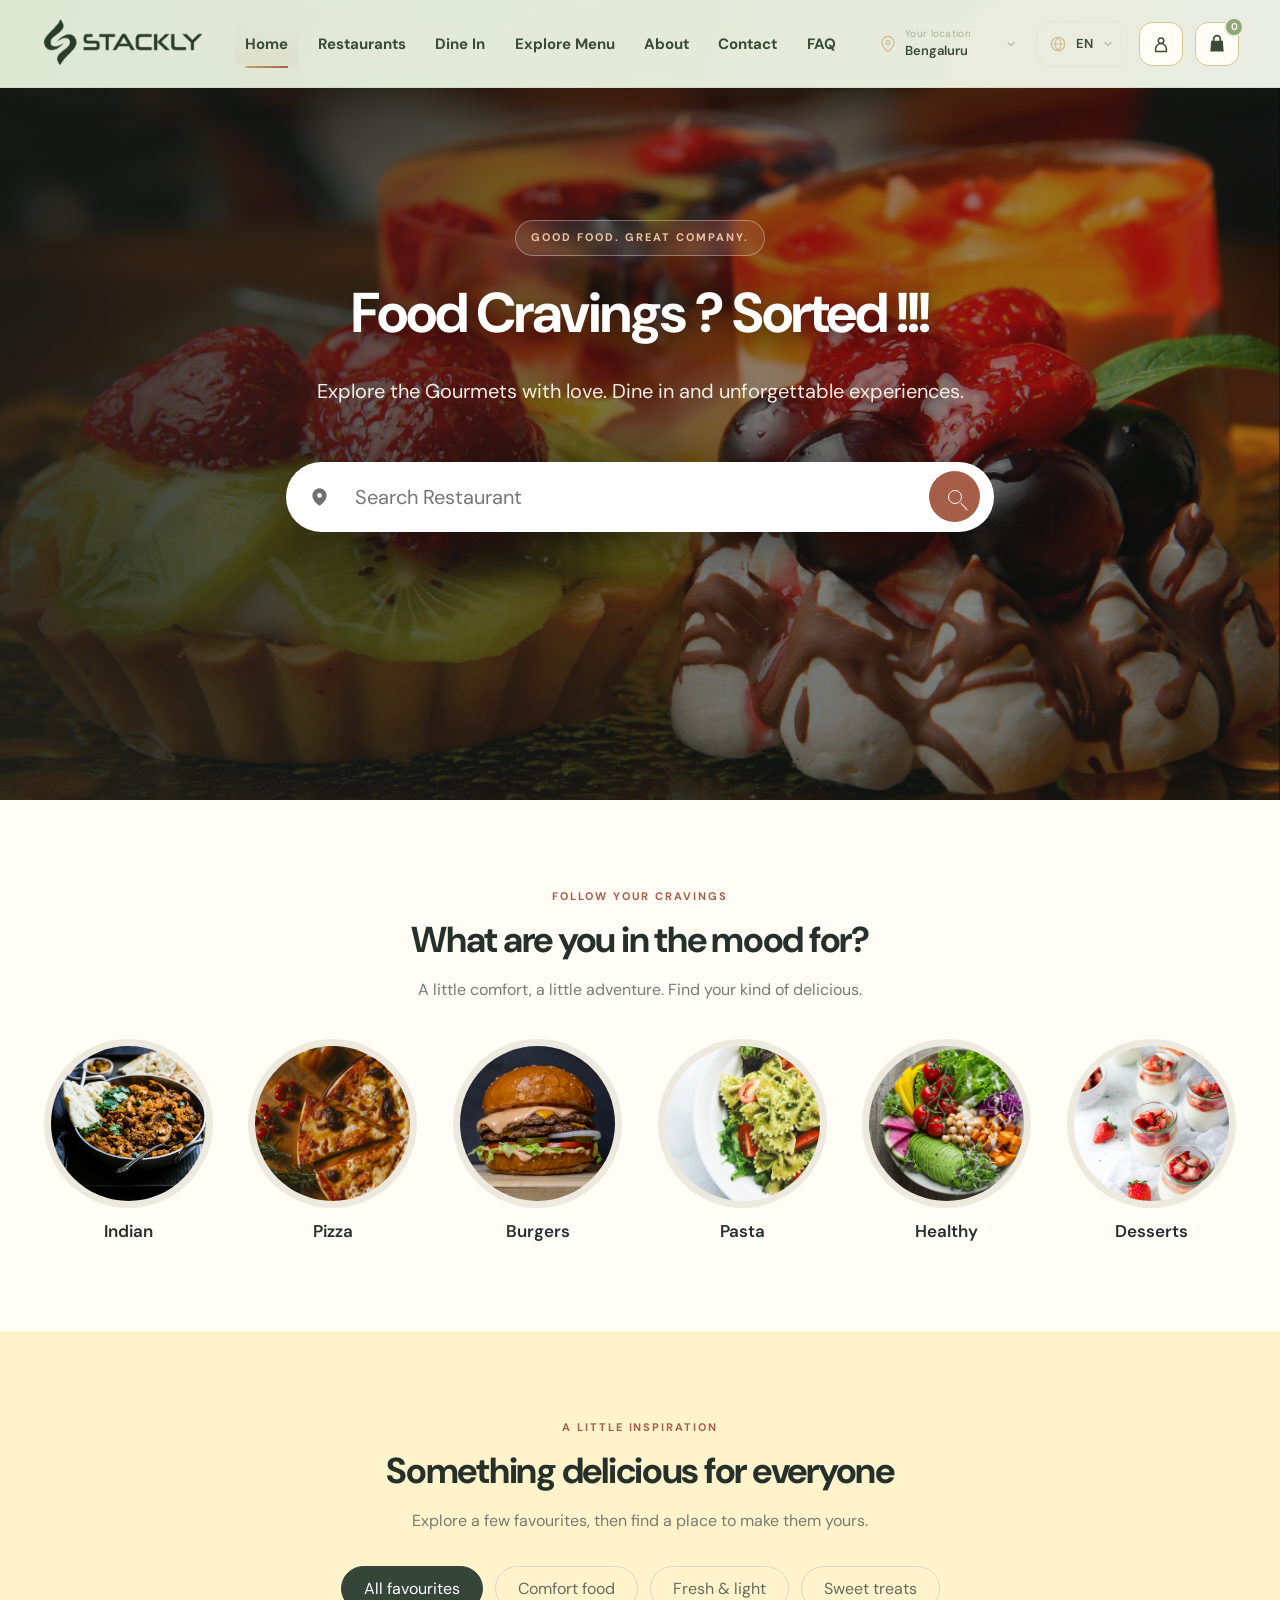
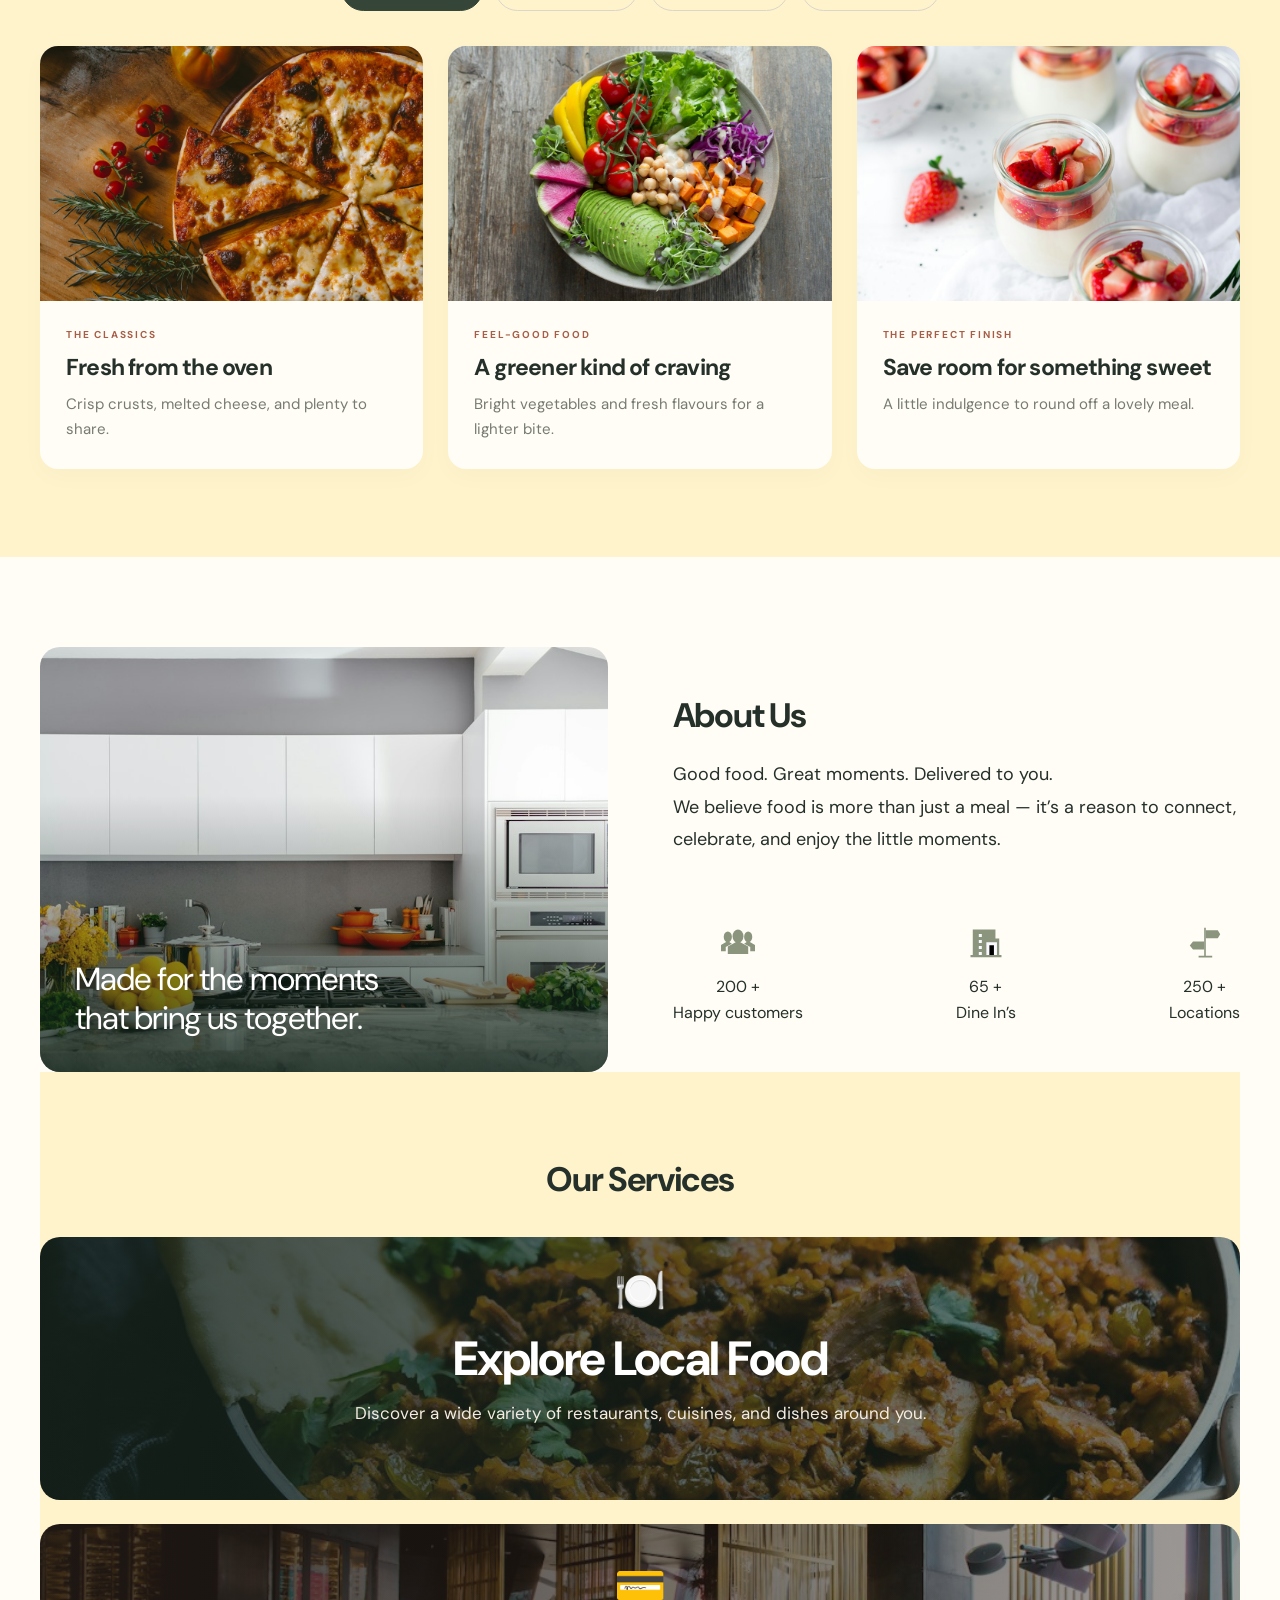
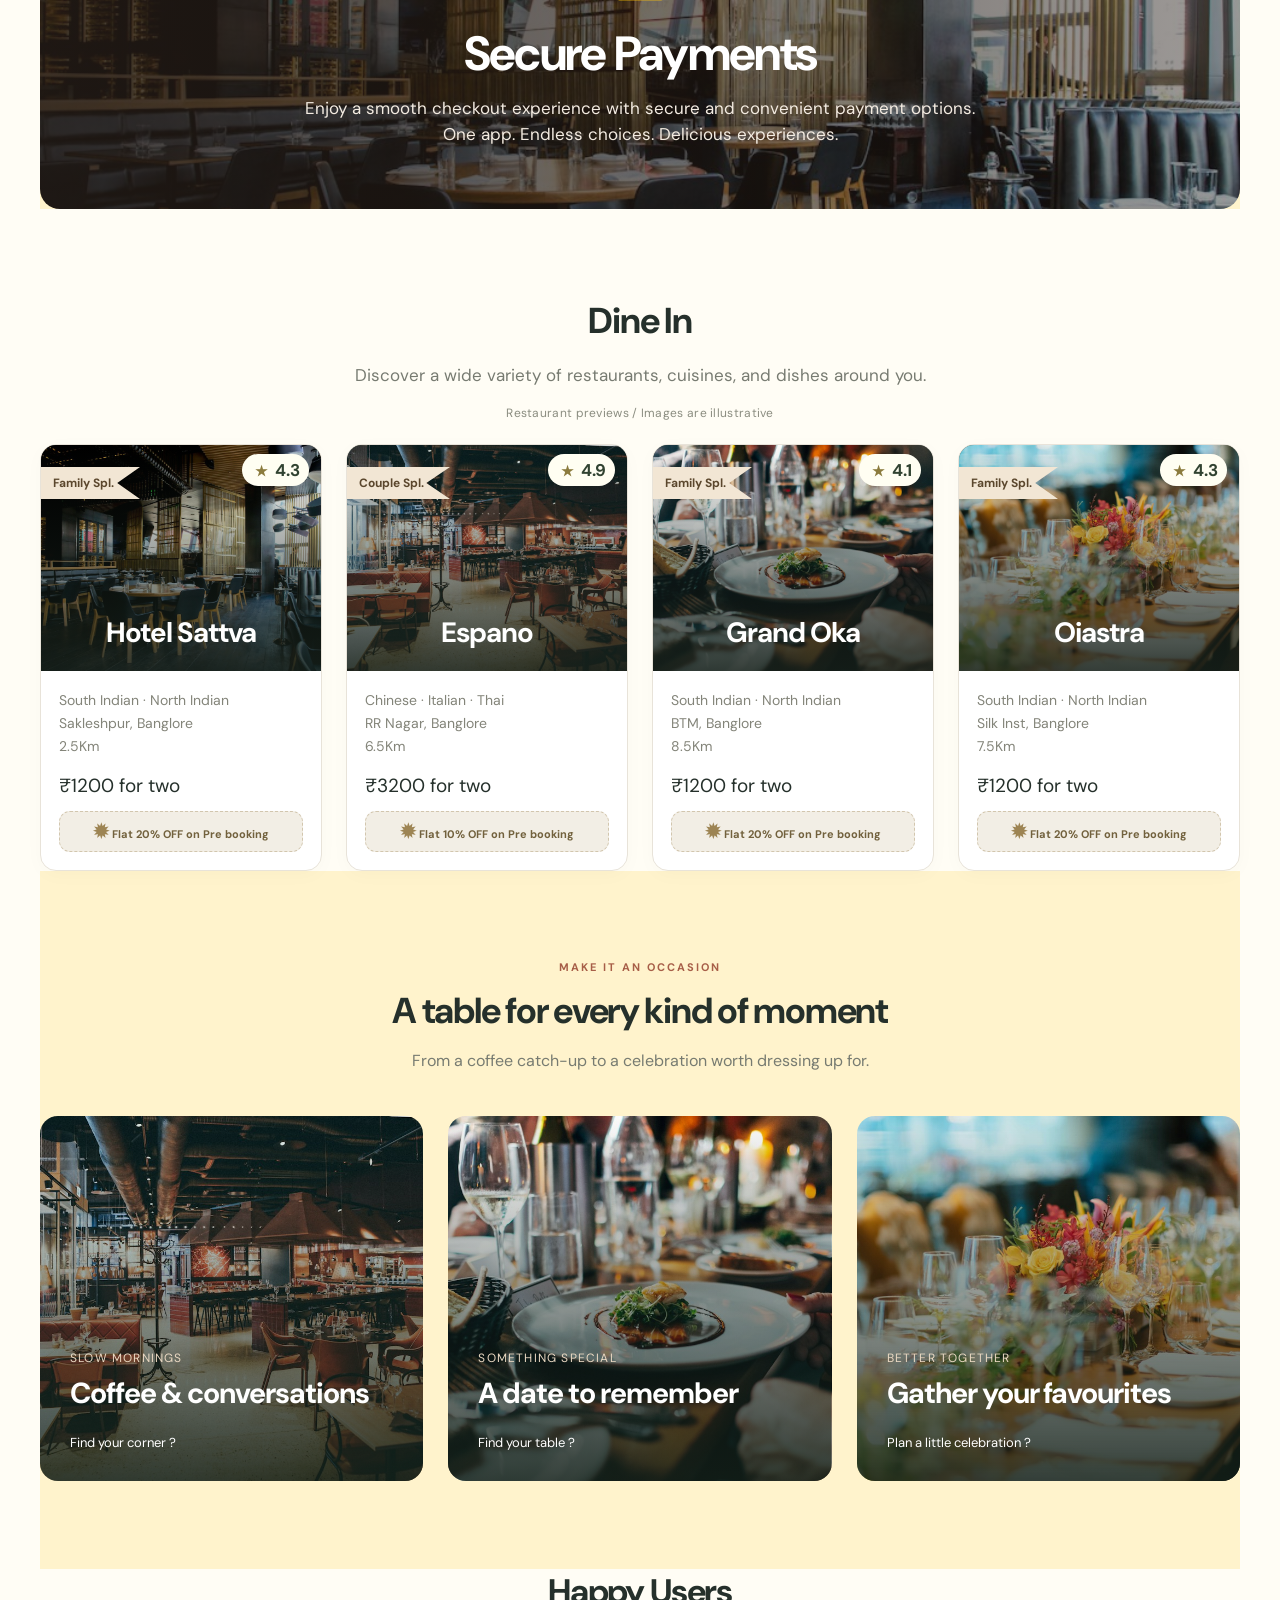
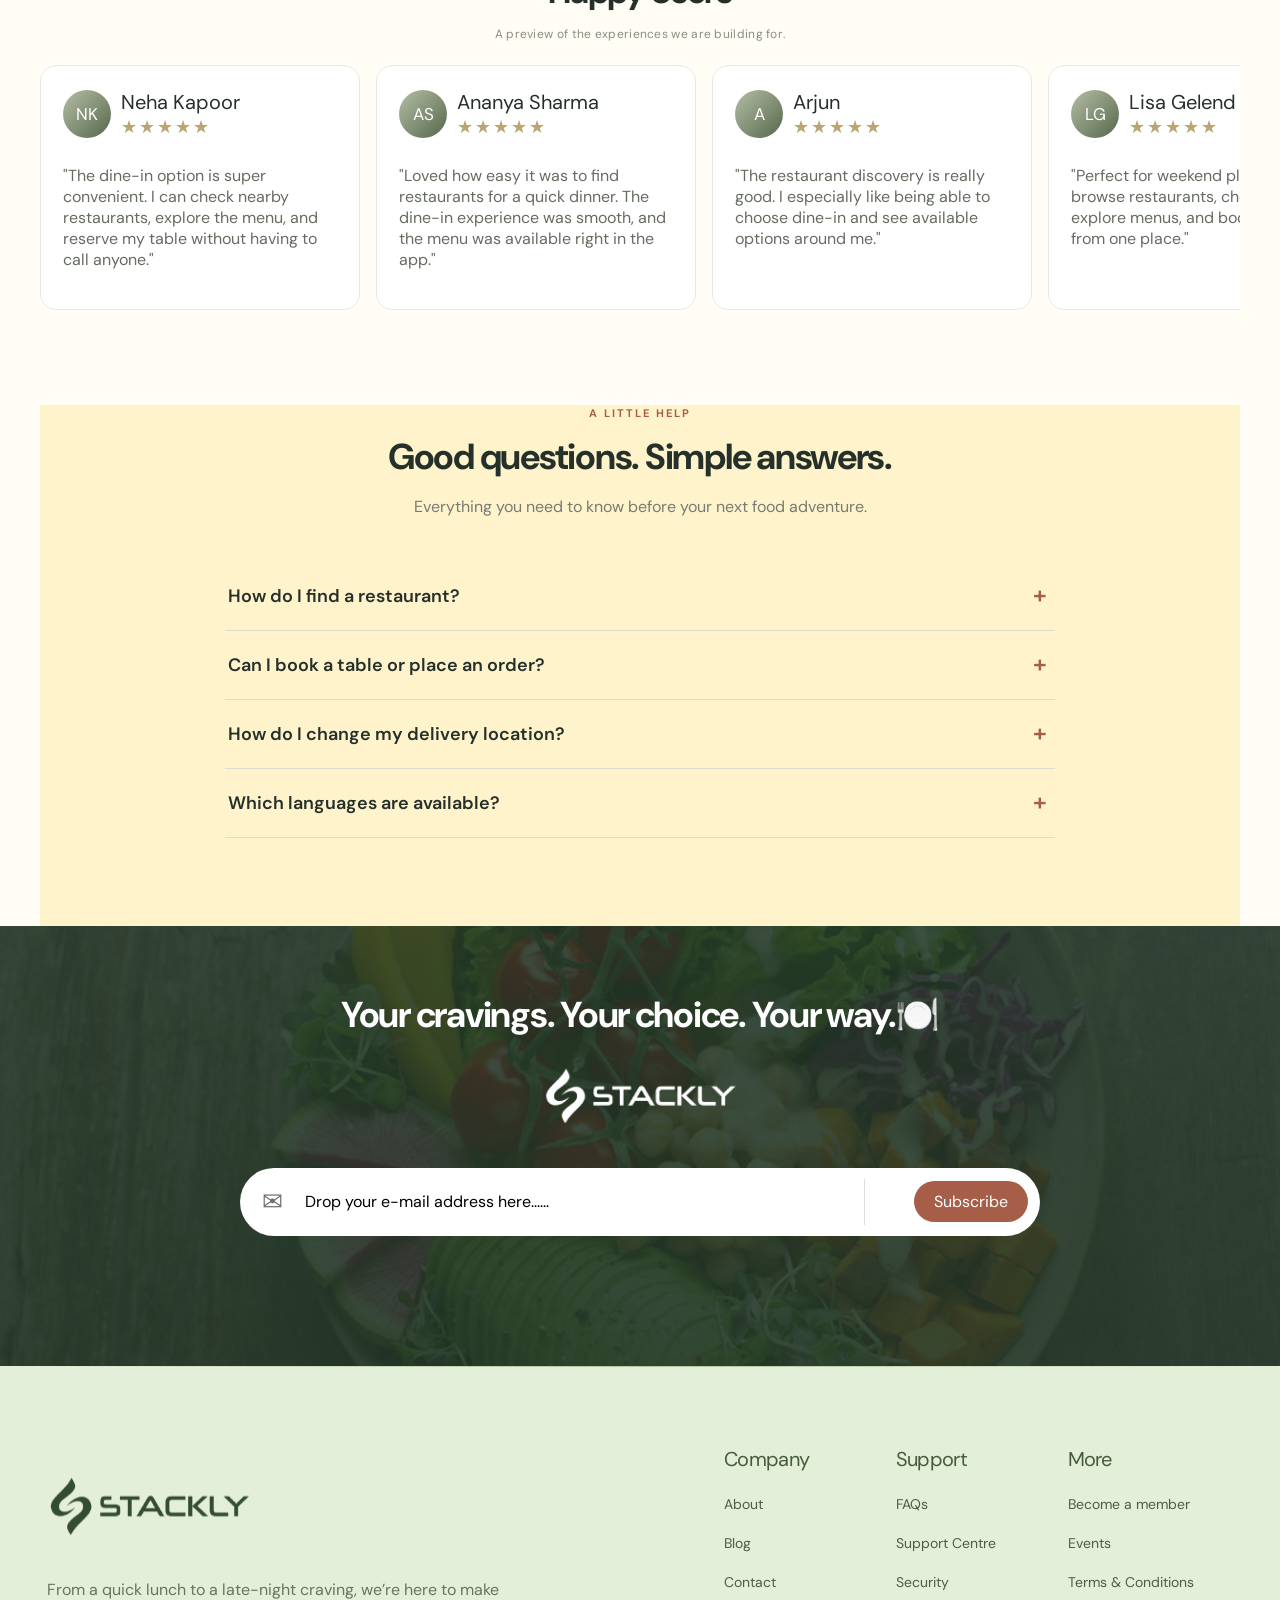
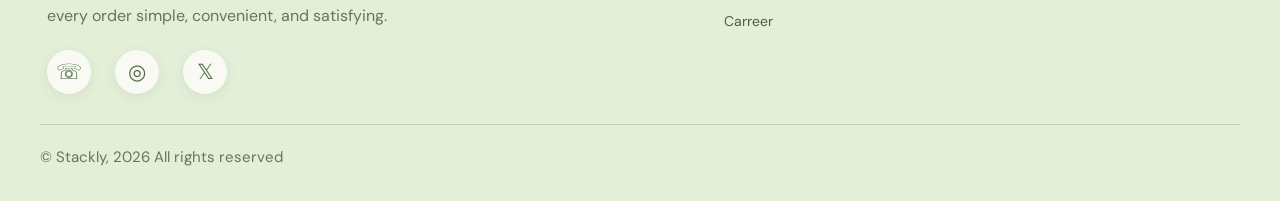
<file: index.html>
<!doctype html>
<html lang="en">
<head>
  <meta charset="UTF-8"><meta name="viewport" content="width=device-width, initial-scale=1.0">
  <title>Stackly — Food Cravings? Sorted!</title>
  <meta name="description" content="Explore local food and find your next dine-in experience with Stackly.">
  <link rel="stylesheet" href="styles.css"><script src="account-store.js?v=dashboard-sync2" defer></script><script src="menu-data.js?v=dishphotos2" defer></script><script src="cart-store.js?v=dashboard1" defer></script><script src="script.js?v=currency2" defer></script>
<script src="account-nav.js?v=dashboard1" defer></script><link rel="icon" type="image/webp" href="assets/stackly-logo.webp"><link rel="stylesheet" href="motion.css"><script src="motion.js" defer></script><link rel="stylesheet" href="header-motion.css?v=3"><script src="header-motion.js?v=3" defer></script><link rel="stylesheet" href="header-theme.css?v=1"><link rel="stylesheet" href="footer-motion.css?v=1"><script src="footer-motion.js?v=1" defer></script><link rel="stylesheet" href="header-preferences.css?v=3"><script src="language-data.js?v=1" defer></script><script src="header-preferences.js?v=4" defer></script></head>
<body>
  <svg class="svg-defs" xmlns="http://www.w3.org/2000/svg"><defs>
    
    <symbol id="pin" viewBox="0 0 24 24"><path fill="currentColor" d="M12 1a9 9 0 0 0-9 9c0 7 9 13 9 13s9-6 9-13a9 9 0 0 0-9-9Zm0 12a3 3 0 1 1 0-6 3 3 0 0 1 0 6Z"/></symbol>
    <symbol id="people" viewBox="0 0 50 40"><g fill="currentColor"><ellipse cx="25" cy="10" rx="8" ry="10"/><path d="M10 36V25l15-8 15 8v11Z"/><ellipse cx="10" cy="11" rx="6" ry="8"/><ellipse cx="40" cy="11" rx="6" ry="8"/><path d="M0 32V23l10-6 6 4-9 5v6Zm50 0V23l-10-6-6 4 9 5v6Z"/></g></symbol>
    <symbol id="building" viewBox="0 0 45 40"><path fill="currentColor" d="M5 2h30v12h5v22h3v3H2v-3h3Z"/><path stroke="#fafafe" stroke-width="4" d="M13 10h4m-4 8h4m-4 8h4m-4 8h4m8 2V21h10v15"/></symbol>
    <symbol id="sign" viewBox="0 0 40 40"><path stroke="currentColor" stroke-width="2" d="M20 1v36m-8 0h17"/><path fill="currentColor" d="M21 4h15l3 5-3 5H21ZM19 18H5l-4 5 4 5h14Z"/></symbol>
  </defs></svg>
  <section class="hero" id="home">
    <header class="header wrap"><a class="brand" href="#home"><img class="brand-logo" src="assets/stackly-logo.webp" alt="STACKLY" width="200" height="104"></a><nav aria-label="Main navigation"><a class="active" href="#home" aria-current="page">Home</a><a href="restaurants.html">Restaurants</a><a href="dine-in.html">Dine In</a><a href="explore-menu.html">Explore Menu</a><a href="about.html">About</a><a href="contact.html">Contact</a><a href="faq.html">FAQ</a></nav><div class="auth header-actions"><label class="header-select location-control"><svg aria-hidden="true"><use href="#pin"/></svg><span class="delivery-location"><span class="delivery-caption">Deliver to</span><select id="location-select" aria-label="Change delivery location"><option value="">Choose location</option><option>Bengaluru</option><option>Mumbai</option><option>Delhi</option><option selected>Chennai</option><option>Hyderabad</option><option>Pune</option></select></span></label><label class="header-select"><svg class="language-icon" viewBox="0 0 24 24" aria-hidden="true"><circle cx="12" cy="12" r="9" fill="none" stroke="currentColor" stroke-width="1.7"/><path d="M3 12h18M12 3c5 5 5 13 0 18-5-5-5-13 0-18Z" fill="none" stroke="currentColor" stroke-width="1.4"/></svg><select id="language-select" aria-label="Select language"><option value="en">EN</option><option value="hi">HI</option><option value="kn">KN</option></select></label><a class="login" href="login.html" aria-label="Login" title="Login"><svg viewBox="0 0 24 24" aria-hidden="true"><circle cx="12" cy="8" r="3.3"/><path d="M5.5 21v-3a6.5 6.5 0 0 1 13 0v3Z"/></svg><span class="control-label">Login</span></a><a class="signup cart-button" id="cart-button" href="cart.html" aria-label="Open cart, 0 items" title="Cart"><svg viewBox="0 0 24 24" aria-hidden="true"><path d="M5 8h14l1 13H4L5 8Z" fill="currentColor"/><path d="M8 9V6a4 4 0 0 1 8 0v3" fill="none" stroke="currentColor" stroke-width="2"/></svg><span class="control-label">Add to Cart</span><span class="cart-count">0</span></a></div></header>
    <div class="hero-content"><span class="eyebrow hero-eyebrow">GOOD FOOD. GREAT COMPANY.</span><h1>Food Cravings ? Sorted !!!</h1><p>Explore the Gourmets with love. Dine in and unforgettable experiences.</p><form class="search" role="search"><svg><use href="#pin"/></svg><input aria-label="Search Restaurant" placeholder="Search Restaurant" type="search"><button aria-label="Search restaurants"><span class="search-icon"></span></button></form></div>
  </section>
  <main>
    <section class="categories wrap section-space" id="categories"><div class="section-heading reveal"><span class="eyebrow">FOLLOW YOUR CRAVINGS</span><h2>What are you in the mood for?</h2><p>A little comfort, a little adventure. Find your kind of delicious.</p></div><div class="category-grid">
<button class="category reveal" data-category="Indian"><img src="assets/indian.jpg" alt="Richly spiced Indian food" loading="lazy" width="180" height="180"><span>Indian</span></button><button class="category reveal" data-category="Pizza"><img src="assets/pizza.jpg" alt="Freshly baked pizza" loading="lazy" width="180" height="180"><span>Pizza</span></button><button class="category reveal" data-category="Burgers"><img src="assets/burger.jpg" alt="Burger with fresh vegetables" loading="lazy" width="180" height="180"><span>Burgers</span></button><button class="category reveal" data-category="Pasta"><img src="assets/pasta.jpg" alt="Fresh pasta with herbs" loading="lazy" width="180" height="180"><span>Pasta</span></button><button class="category reveal" data-category="Healthy"><img src="assets/salad.jpg" alt="Colourful vegetable salad" loading="lazy" width="180" height="180"><span>Healthy</span></button><button class="category reveal" data-category="Desserts"><img src="assets/dessert.jpg" alt="Sweet berry dessert" loading="lazy" width="180" height="180"><span>Desserts</span></button></div></section>
    <section class="menu-section section-space" id="explore-menu"><div class="wrap"><div class="section-heading reveal"><span class="eyebrow">A LITTLE INSPIRATION</span><h2>Something delicious for everyone</h2><p>Explore a few favourites, then find a place to make them yours.</p></div><div class="menu-filters" role="group" aria-label="Filter menu"><button class="selected" data-filter="all" aria-pressed="true">All favourites</button><button data-filter="comfort" aria-pressed="false">Comfort food</button><button data-filter="fresh" aria-pressed="false">Fresh & light</button><button data-filter="sweet" aria-pressed="false">Sweet treats</button></div><div class="dish-grid">
<article class="dish-card reveal" data-kind="comfort"><div class="dish-photo"><img src="assets/pizza.jpg" alt="Fresh from the oven" width="600" height="440" loading="lazy"></div><div class="dish-copy"><span class="eyebrow">THE CLASSICS</span><h3>Fresh from the oven</h3><p>Crisp crusts, melted cheese, and plenty to share.</p></div></article><article class="dish-card reveal" data-kind="fresh"><div class="dish-photo"><img src="assets/salad.jpg" alt="A greener kind of craving" width="600" height="440" loading="lazy"></div><div class="dish-copy"><span class="eyebrow">FEEL-GOOD FOOD</span><h3>A greener kind of craving</h3><p>Bright vegetables and fresh flavours for a lighter bite.</p></div></article><article class="dish-card reveal" data-kind="sweet"><div class="dish-photo"><img src="assets/dessert.jpg" alt="Save room for something sweet" width="600" height="440" loading="lazy"></div><div class="dish-copy"><span class="eyebrow">THE PERFECT FINISH</span><h3>Save room for something sweet</h3><p>A little indulgence to round off a lovely meal.</p></div></article></div></div></section>
    <section class="about wrap" id="about"><div class="about-visual reveal"><img src="assets/chef.jpg" alt="Fresh ingredients being prepared in a kitchen" width="1000" height="650" loading="lazy"><span>Made for the moments<br>that bring us together.</span></div><h2 class="reveal">About Us</h2><p class="about-copy reveal">Good food. Great moments. Delivered to you.<br>We believe food is more than just a meal — it’s a reason to connect, celebrate, and enjoy the little moments.</p><div class="stats reveal"><div><svg><use href="#people"/></svg><p>200 +<br>Happy customers</p></div><div><svg><use href="#building"/></svg><p>65 +<br>Dine In’s</p></div><div><svg><use href="#sign"/></svg><p>250 +<br>Locations</p></div></div></section>
    <section class="services wrap"><h2 class="reveal">Our Services</h2><article class="service reveal"><span class="service-emoji">🍽️</span><h3>Explore Local Food</h3><p>Discover a wide variety of restaurants, cuisines, and dishes around you.</p></article><article class="service payment reveal"><span class="service-emoji">💳</span><h3>Secure Payments</h3><p>Enjoy a smooth checkout experience with secure and convenient payment options.<br>One app. Endless choices. Delicious experiences.</p></article></section>
    <section class="dine wrap" id="dine-in"><h2 class="reveal">Dine In</h2><p class="section-copy reveal">Discover a wide variety of restaurants, cuisines, and dishes around you.</p><p class="preview-caption">Restaurant previews / Images are illustrative</p><div class="restaurants" id="restaurants"></div><p class="empty" hidden>No restaurants found. Try a name, cuisine, or location.</p></section>
    <section class="occasions section-space wrap"><div class="section-heading reveal"><span class="eyebrow">MAKE IT AN OCCASION</span><h2>A table for every kind of moment</h2><p>From a coffee catch-up to a celebration worth dressing up for.</p></div><div class="occasion-grid"><a class="occasion reveal" href="#dine-in" style="--scene:url('assets/cafe.jpg')"><span>Slow mornings</span><h3>Coffee & conversations</h3><span class="occasion-link">Find your corner ?</span></a><a class="occasion reveal" href="#dine-in" style="--scene:url('assets/dining.jpg')"><span>Something special</span><h3>A date to remember</h3><span class="occasion-link">Find your table ?</span></a><a class="occasion reveal" href="#dine-in" style="--scene:url('assets/friends.jpg')"><span>Better together</span><h3>Gather your favourites</h3><span class="occasion-link">Plan a little celebration ?</span></a></div></section>
    <section class="testimonials wrap"><h2 class="reveal">Happy Users</h2><p class="preview-caption">A preview of the experiences we are building for.</p><div class="review-track" tabindex="0" aria-label="Customer reviews, scroll to see more"></div></section>
    <section class="faq-section wrap section-space" id="faq"><div class="section-heading reveal"><span class="eyebrow">A LITTLE HELP</span><h2>Good questions. Simple answers.</h2><p>Everything you need to know before your next food adventure.</p></div><div class="faq-list reveal"><details><summary>How do I find a restaurant?</summary><p>Use the search at the top of the page to search the sample restaurants by name, cuisine, or location. You can also browse the Dine In section.</p></details><details><summary>Can I book a table or place an order?</summary><p>This website is currently a preview. Browse the restaurants and food inspiration; live table bookings, menu prices, and ordering are not available yet.</p></details><details><summary>How do I change my delivery location?</summary><p>Choose a city using the Deliver to selector in the header. Your preference is remembered on this device. Restaurant listings currently show sample data.</p></details><details><summary>Which languages are available?</summary><p>The header supports 44 languages, including English, Hindi, Kannada, Arabic, French, Chinese, and more. Select your preference in the header. Full page translations are coming soon.</p></details></div></section>
  </main>
  <section class="newsletter"><h2 class="reveal">Your cravings. Your choice. Your way.🍽️</h2><img class="large-brand brand-logo reveal" src="assets/stackly-logo.webp" alt="STACKLY" width="240" height="125"><form class="subscribe reveal"><span aria-hidden="true">✉</span><input type="email" required aria-label="Email address" placeholder="Drop your e-mail address here......"><button>Subscribe</button></form><p class="newsletter-status" role="status"></p></section>
  <footer id="contact"><div class="footer-inner wrap"><div class="footer-about"><a href="#home" class="brand"><img class="brand-logo" src="assets/stackly-logo.webp" alt="STACKLY" width="200" height="104"></a><p>From a quick lunch to a late-night craving, we’re here to make<br class="desktop-break"> every order simple, convenient, and satisfying.</p><div class="socials"><a href="https://wa.me/" aria-label="WhatsApp">☏</a><a href="https://www.instagram.com/" aria-label="Instagram">◎</a><a href="https://x.com/" aria-label="X">𝕏</a></div></div><div class="footer-links"><div><h3>Company</h3><a href="about.html">About</a><button data-info="Blog">Blog</button><a href="contact.html">Contact</a><button data-info="Career">Carreer</button></div><div><h3>Support</h3><a href="faq.html">FAQs</a><button data-info="Support Centre">Support Centre</button><button data-info="Security">Security</button></div><div><h3>More</h3><button data-auth="Sign Up">Become a member</button><button data-info="Events">Events</button><button data-info="Terms & Conditions">Terms & Conditions</button></div></div><div class="footer-divider" aria-hidden="true"></div><p class="copyright">© Stackly, 2026 All rights reserved</p></div></footer>
  <dialog id="modal"><button class="close" aria-label="Close dialog">×</button><div id="modal-content"></div></dialog><div class="toast" role="status"></div>
</body>
</html>
</file>
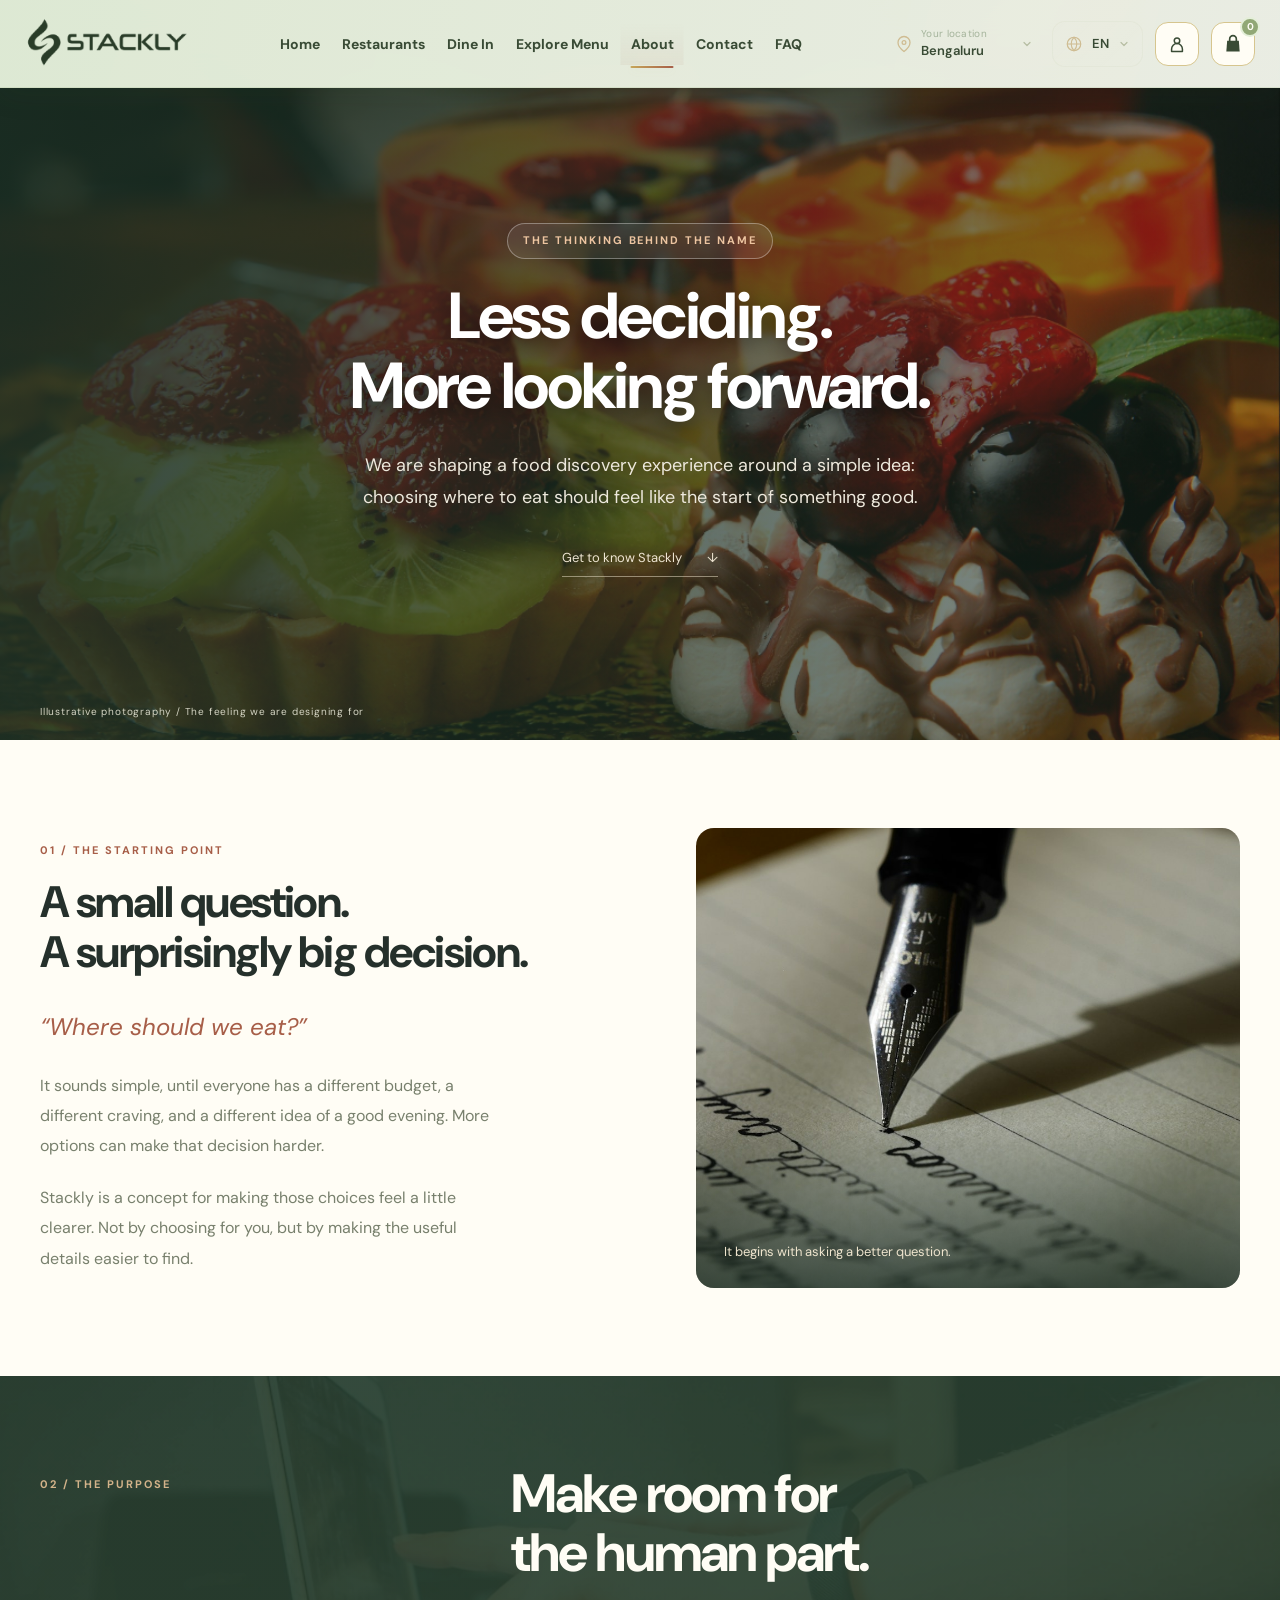
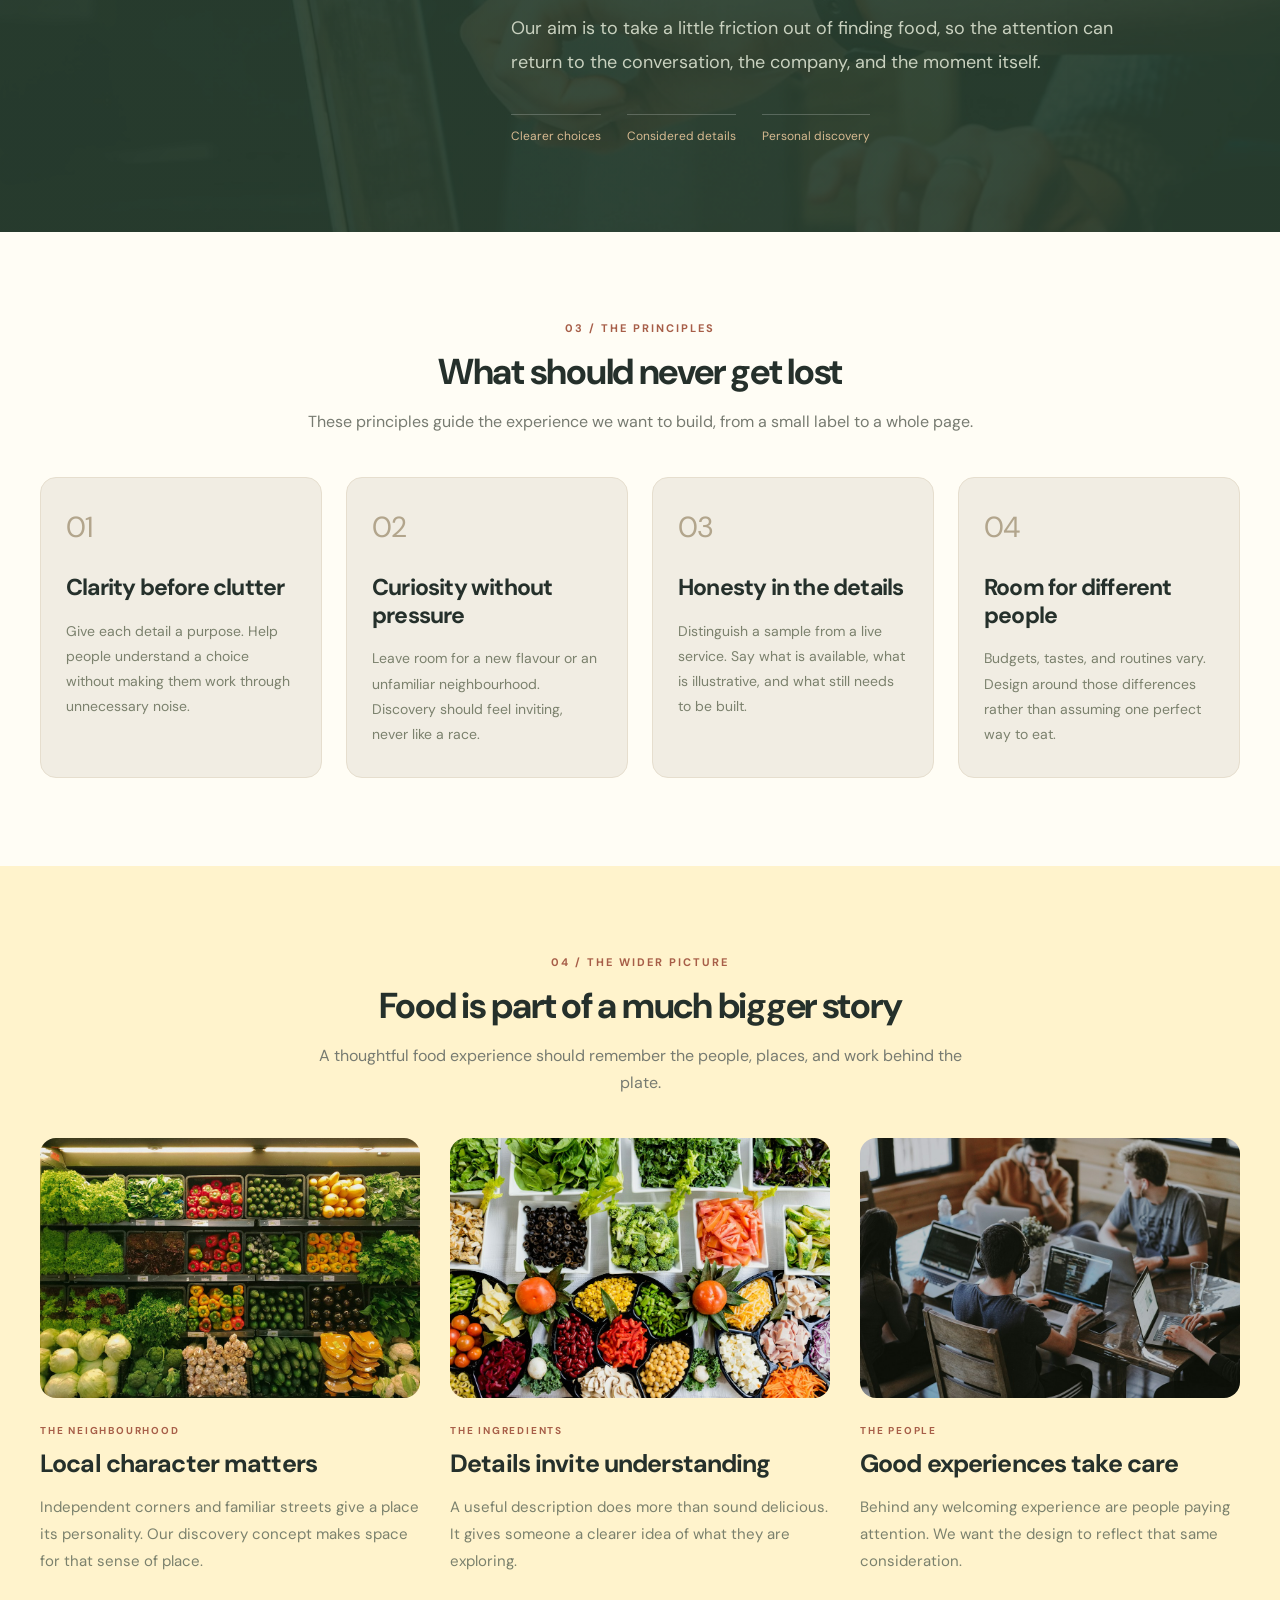
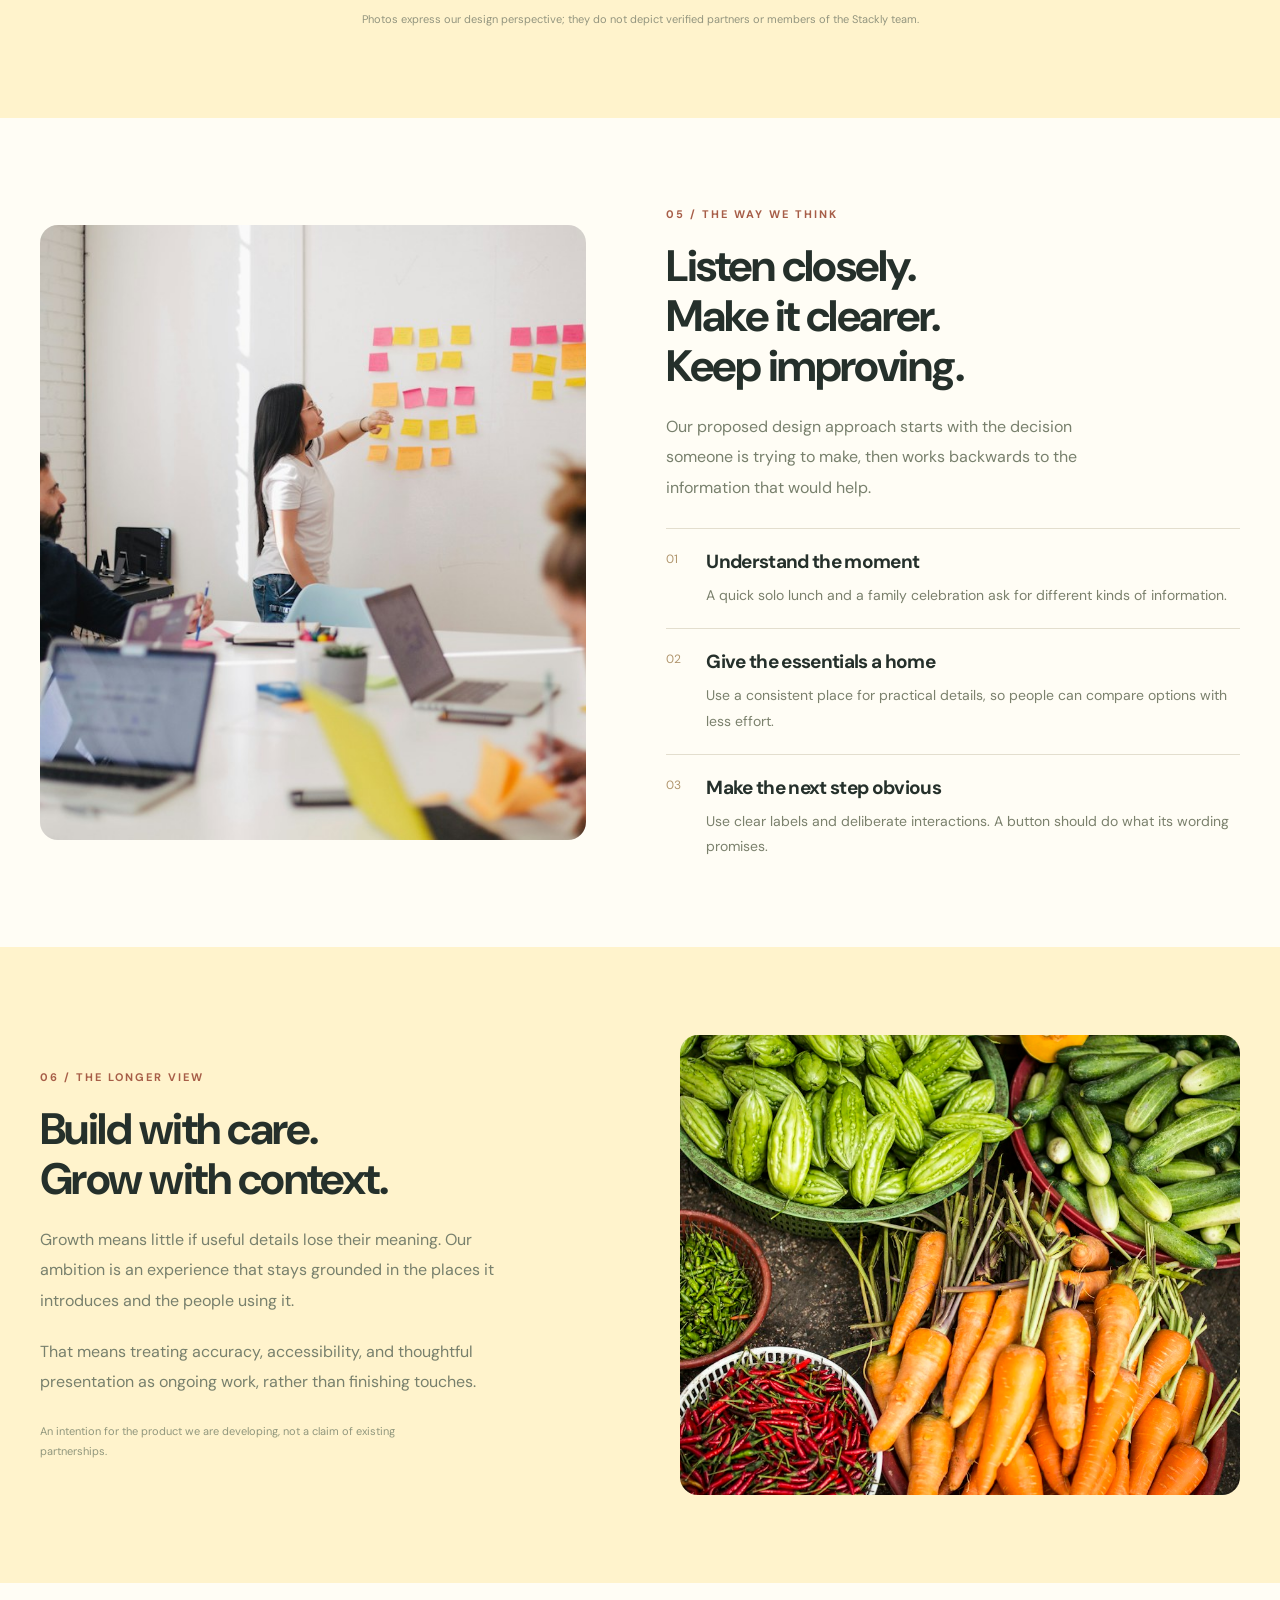
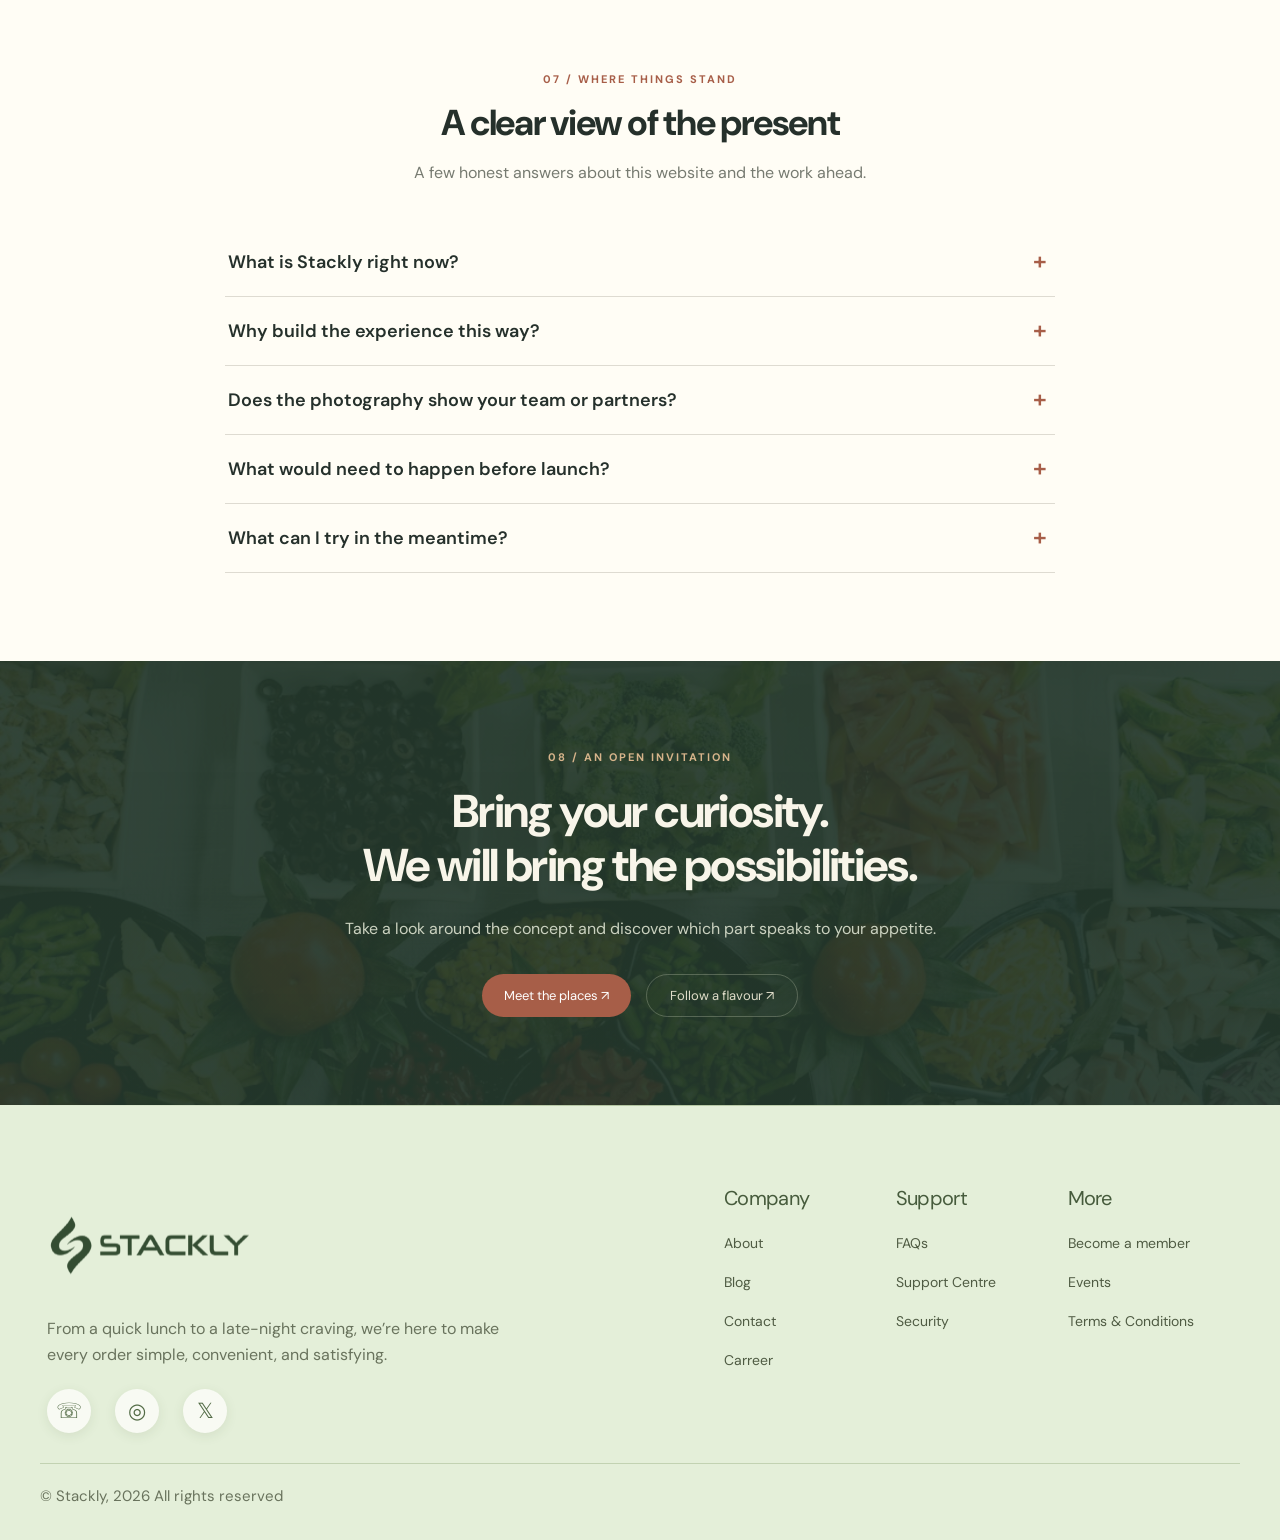
<file: about.html>
<!doctype html><html lang="en"><head><meta charset="UTF-8"><meta name="viewport" content="width=device-width, initial-scale=1.0"><title>About Stackly - A more thoughtful food experience</title><meta name="description" content="Discover the idea, values, and design principles behind Stackly, a food discovery concept built around real-life decisions."><link rel="stylesheet" href="styles.css"><link rel="stylesheet" href="about.css"><script src="account-store.js?v=dashboard-sync2" defer></script><script src="menu-data.js?v=dishphotos2" defer></script><script src="cart-store.js?v=dashboard1" defer></script><script src="about.js" defer></script><script src="account-nav.js?v=dashboard1" defer></script><link rel="icon" type="image/webp" href="assets/stackly-logo.webp"><link rel="stylesheet" href="motion.css"><script src="motion.js" defer></script><link rel="stylesheet" href="header-motion.css?v=3"><script src="header-motion.js?v=3" defer></script><link rel="stylesheet" href="header-theme.css?v=1"><link rel="stylesheet" href="footer-motion.css?v=1"><script src="footer-motion.js?v=1" defer></script><link rel="stylesheet" href="header-preferences.css?v=3"><script src="language-data.js?v=1" defer></script><script src="header-preferences.js?v=4" defer></script></head><body class="about-page"><svg class="svg-defs" xmlns="http://www.w3.org/2000/svg"><defs>
    
    <symbol id="pin" viewBox="0 0 24 24"><path fill="currentColor" d="M12 1a9 9 0 0 0-9 9c0 7 9 13 9 13s9-6 9-13a9 9 0 0 0-9-9Zm0 12a3 3 0 1 1 0-6 3 3 0 0 1 0 6Z"/></symbol>
    <symbol id="people" viewBox="0 0 50 40"><g fill="currentColor"><ellipse cx="25" cy="10" rx="8" ry="10"/><path d="M10 36V25l15-8 15 8v11Z"/><ellipse cx="10" cy="11" rx="6" ry="8"/><ellipse cx="40" cy="11" rx="6" ry="8"/><path d="M0 32V23l10-6 6 4-9 5v6Zm50 0V23l-10-6-6 4 9 5v6Z"/></g></symbol>
    <symbol id="building" viewBox="0 0 45 40"><path fill="currentColor" d="M5 2h30v12h5v22h3v3H2v-3h3Z"/><path stroke="#fafafe" stroke-width="4" d="M13 10h4m-4 8h4m-4 8h4m-4 8h4m8 2V21h10v15"/></symbol>
    <symbol id="sign" viewBox="0 0 40 40"><path stroke="currentColor" stroke-width="2" d="M20 1v36m-8 0h17"/><path fill="currentColor" d="M21 4h15l3 5-3 5H21ZM19 18H5l-4 5 4 5h14Z"/></symbol>
  </defs></svg><section class="hero about-hero" id="home"><header class="header wrap"><a class="brand" href="index.html#home"><img class="brand-logo" src="assets/stackly-logo.webp" alt="STACKLY" width="200" height="104"></a><nav aria-label="Main navigation"><a href="index.html#home">Home</a><a href="restaurants.html">Restaurants</a><a href="dine-in.html">Dine In</a><a href="explore-menu.html">Explore Menu</a><a class="active" href="about.html" aria-current="page">About</a><a href="contact.html">Contact</a><a href="faq.html">FAQ</a></nav><div class="auth header-actions"><label class="header-select location-control"><svg aria-hidden="true"><use href="#pin"/></svg><span class="delivery-location"><span class="delivery-caption">Deliver to</span><select id="location-select" aria-label="Change delivery location"><option value="">Choose location</option><option>Bengaluru</option><option>Mumbai</option><option>Delhi</option><option selected>Chennai</option><option>Hyderabad</option><option>Pune</option></select></span></label><label class="header-select"><svg class="language-icon" viewBox="0 0 24 24" aria-hidden="true"><circle cx="12" cy="12" r="9" fill="none" stroke="currentColor" stroke-width="1.7"/><path d="M3 12h18M12 3c5 5 5 13 0 18-5-5-5-13 0-18Z" fill="none" stroke="currentColor" stroke-width="1.4"/></svg><select id="language-select" aria-label="Select language"><option value="en">EN</option><option value="hi">HI</option><option value="kn">KN</option></select></label><a class="login" href="login.html" aria-label="Login" title="Login"><svg viewBox="0 0 24 24" aria-hidden="true"><circle cx="12" cy="8" r="3.3"/><path d="M5.5 21v-3a6.5 6.5 0 0 1 13 0v3Z"/></svg><span class="control-label">Login</span></a><a class="signup cart-button" id="cart-button" href="cart.html" aria-label="Open cart, 0 items" title="Cart"><svg viewBox="0 0 24 24" aria-hidden="true"><path d="M5 8h14l1 13H4L5 8Z" fill="currentColor"/><path d="M8 9V6a4 4 0 0 1 8 0v3" fill="none" stroke="currentColor" stroke-width="2"/></svg><span class="control-label">Add to Cart</span><span class="cart-count">0</span></a></div></header><div class="hero-content"><span class="eyebrow hero-eyebrow">THE THINKING BEHIND THE NAME</span><h1>Less deciding.<br>More looking forward.</h1><p>We are shaping a food discovery experience around a simple idea:<br>choosing where to eat should feel like the start of something good.</p><a class="about-hero-link" href="#our-idea">Get to know Stackly <span aria-hidden="true">&#8595;</span></a></div><span class="photo-caption">Illustrative photography / The feeling we are designing for</span></section><main><section class="wrap section-space story-section" id="our-idea"><div class="story-copy reveal"><span class="eyebrow">01 / THE STARTING POINT</span><h2>A small question.<br>A surprisingly big decision.</h2><p class="story-lead">&ldquo;Where should we eat?&rdquo;</p><p>It sounds simple, until everyone has a different budget, a different craving, and a different idea of a good evening. More options can make that decision harder.</p><p>Stackly is a concept for making those choices feel a little clearer. Not by choosing for you, but by making the useful details easier to find.</p></div><figure class="story-photo reveal"><img src="assets/about/notebook.jpg" width="1000" height="1100" loading="lazy" alt="An open notebook for collecting ideas"><figcaption>It begins with asking a better question.</figcaption></figure></section><section class="mission-section section-space"><div class="wrap mission-layout"><span class="eyebrow reveal">02 / THE PURPOSE</span><div class="reveal"><h2>Make room for<br>the human part.</h2><p>Our aim is to take a little friction out of finding food, so the attention can return to the conversation, the company, and the moment itself.</p><div class="mission-line"><span>Clearer choices</span><span>Considered details</span><span>Personal discovery</span></div></div></div></section><section class="wrap section-space" id="values"><div class="section-heading reveal"><span class="eyebrow">03 / THE PRINCIPLES</span><h2>What should never get lost</h2><p>These principles guide the experience we want to build, from a small label to a whole page.</p></div><div class="values-grid"><article class="value-card reveal"><span>01</span><h3>Clarity before clutter</h3><p>Give each detail a purpose. Help people understand a choice without making them work through unnecessary noise.</p></article><article class="value-card reveal"><span>02</span><h3>Curiosity without pressure</h3><p>Leave room for a new flavour or an unfamiliar neighbourhood. Discovery should feel inviting, never like a race.</p></article><article class="value-card reveal"><span>03</span><h3>Honesty in the details</h3><p>Distinguish a sample from a live service. Say what is available, what is illustrative, and what still needs to be built.</p></article><article class="value-card reveal"><span>04</span><h3>Room for different people</h3><p>Budgets, tastes, and routines vary. Design around those differences rather than assuming one perfect way to eat.</p></article></div></section><section class="perspective-section section-space"><div class="wrap"><div class="section-heading reveal"><span class="eyebrow">04 / THE WIDER PICTURE</span><h2>Food is part of a much bigger story</h2><p>A thoughtful food experience should remember the people, places, and work behind the plate.</p></div><div class="perspective-grid"><article class="perspective-card reveal"><div><img src="assets/about/market.jpg" width="700" height="500" loading="lazy" alt="Local character matters"></div><span class="eyebrow">THE NEIGHBOURHOOD</span><h3>Local character matters</h3><p>Independent corners and familiar streets give a place its personality. Our discovery concept makes space for that sense of place.</p></article><article class="perspective-card reveal"><div><img src="assets/about/ingredients.jpg" width="700" height="500" loading="lazy" alt="Details invite understanding"></div><span class="eyebrow">THE INGREDIENTS</span><h3>Details invite understanding</h3><p>A useful description does more than sound delicious. It gives someone a clearer idea of what they are exploring.</p></article><article class="perspective-card reveal"><div><img src="assets/about/team.jpg" width="700" height="500" loading="lazy" alt="Good experiences take care"></div><span class="eyebrow">THE PEOPLE</span><h3>Good experiences take care</h3><p>Behind any welcoming experience are people paying attention. We want the design to reflect that same consideration.</p></article></div><p class="about-note">Photos express our design perspective; they do not depict verified partners or members of the Stackly team.</p></div></section><section class="wrap section-space process-section"><div class="process-image reveal"><img src="assets/about/workshop.jpg" width="1000" height="1100" loading="lazy" alt="A collaborative workshop with notes and ideas"></div><div class="process-copy reveal"><span class="eyebrow">05 / THE WAY WE THINK</span><h2>Listen closely.<br>Make it clearer.<br>Keep improving.</h2><p>Our proposed design approach starts with the decision someone is trying to make, then works backwards to the information that would help.</p><ol class="process-list"><li><h3>Understand the moment</h3><p>A quick solo lunch and a family celebration ask for different kinds of information.</p></li><li><h3>Give the essentials a home</h3><p>Use a consistent place for practical details, so people can compare options with less effort.</p></li><li><h3>Make the next step obvious</h3><p>Use clear labels and deliberate interactions. A button should do what its wording promises.</p></li></ol></div></section><section class="community-section section-space"><div class="wrap community-layout"><div class="community-copy reveal"><span class="eyebrow">06 / THE LONGER VIEW</span><h2>Build with care.<br>Grow with context.</h2><p>Growth means little if useful details lose their meaning. Our ambition is an experience that stays grounded in the places it introduces and the people using it.</p><p>That means treating accuracy, accessibility, and thoughtful presentation as ongoing work, rather than finishing touches.</p><span class="community-footnote">An intention for the product we are developing, not a claim of existing partnerships.</span></div><div class="community-image reveal"><img src="assets/about/grow.jpg" width="900" height="950" loading="lazy" alt="Green plants growing in a cultivated garden"></div></div></section><section class="wrap section-space about-commitments" id="faq"><div class="section-heading reveal"><span class="eyebrow">07 / WHERE THINGS STAND</span><h2>A clear view of the present</h2><p>A few honest answers about this website and the work ahead.</p></div><div class="faq-list reveal"><details><summary>What is Stackly right now?</summary><p>Stackly is a website concept in development. The pages demonstrate a food discovery experience; they are not connected to a live restaurant marketplace.</p></details><details><summary>Why build the experience this way?</summary><p>The concept prioritises practical information, calm layouts, and room for personal preferences. The goal is to make decisions feel more manageable, without overwhelming the person making them.</p></details><details><summary>Does the photography show your team or partners?</summary><p>No. Photography is illustrative. We have not represented the people or businesses in these images as employees, partners, or verified listed venues.</p></details><details><summary>What would need to happen before launch?</summary><p>A live service would need verified information, appropriate account and privacy controls, operational support, and tested booking or ordering systems. Those services are not available in this preview.</p></details><details><summary>What can I try in the meantime?</summary><p>You can explore the layouts and use browser-local features such as search, filters, saved dishes, and a personal dining plan. These interactions help demonstrate the concept without creating real orders or reservations.</p></details></div></section><section class="about-invitation section-space"><div class="wrap reveal"><span class="eyebrow">08 / AN OPEN INVITATION</span><h2>Bring your curiosity.<br>We will bring the possibilities.</h2><p>Take a look around the concept and discover which part speaks to your appetite.</p><div class="invitation-links"><a class="solid-link" href="restaurants.html">Meet the places &#8599;</a><a class="outline-link" href="explore-menu.html">Follow a flavour &#8599;</a></div></div></section></main><footer id="contact"><div class="footer-inner wrap"><div class="footer-about"><a href="index.html#home" class="brand"><img class="brand-logo" src="assets/stackly-logo.webp" alt="STACKLY" width="200" height="104"></a><p>From a quick lunch to a late-night craving, we’re here to make<br class="desktop-break"> every order simple, convenient, and satisfying.</p><div class="socials"><a href="https://wa.me/" aria-label="WhatsApp">☏</a><a href="https://www.instagram.com/" aria-label="Instagram">◎</a><a href="https://x.com/" aria-label="X">𝕏</a></div></div><div class="footer-links"><div><h3>Company</h3><a href="about.html">About</a><button data-info="Blog">Blog</button><a href="contact.html">Contact</a><button data-info="Career">Carreer</button></div><div><h3>Support</h3><a href="faq.html">FAQs</a><button data-info="Support Centre">Support Centre</button><button data-info="Security">Security</button></div><div><h3>More</h3><button data-auth="Sign Up">Become a member</button><button data-info="Events">Events</button><button data-info="Terms & Conditions">Terms & Conditions</button></div></div><div class="footer-divider" aria-hidden="true"></div><p class="copyright">© Stackly, 2026 All rights reserved</p></div></footer><dialog id="modal"><button class="close" aria-label="Close dialog">&times;</button><div id="modal-content"></div></dialog><div class="toast" role="status"></div></body></html>
</file>
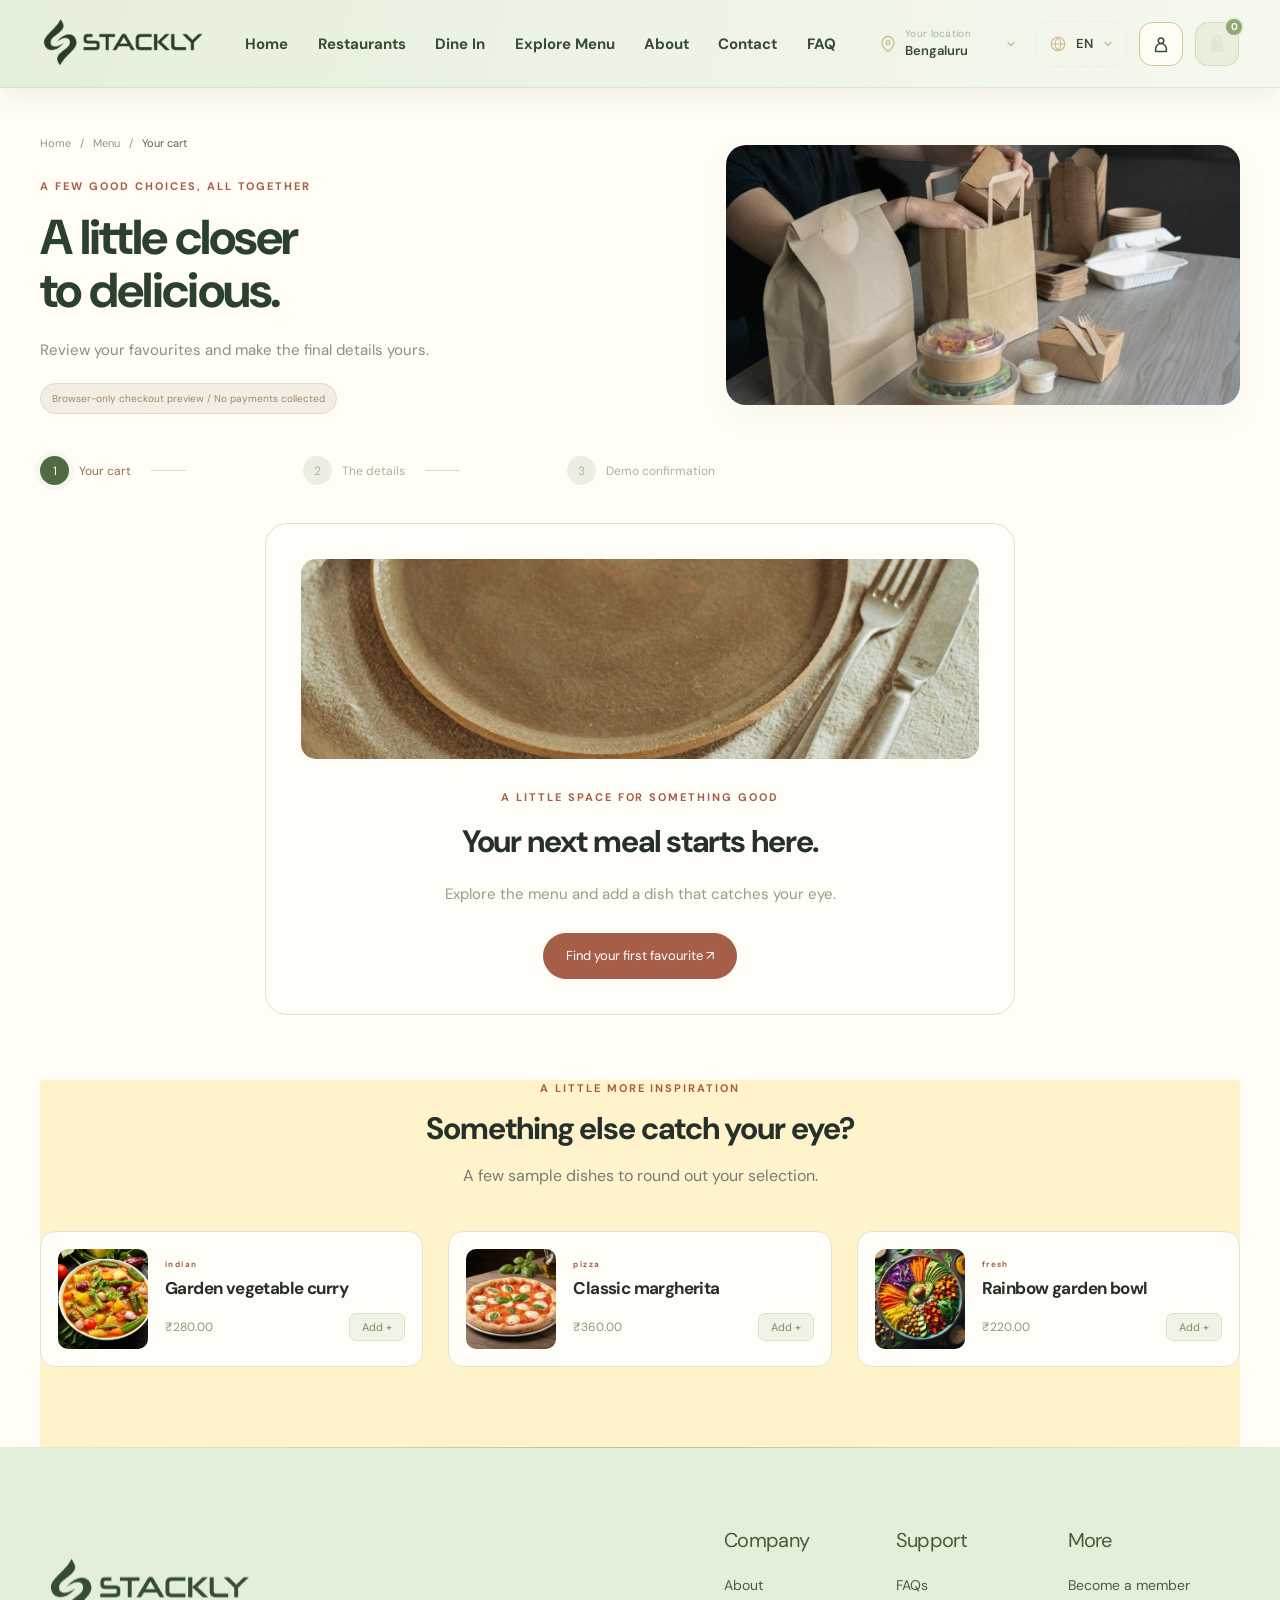
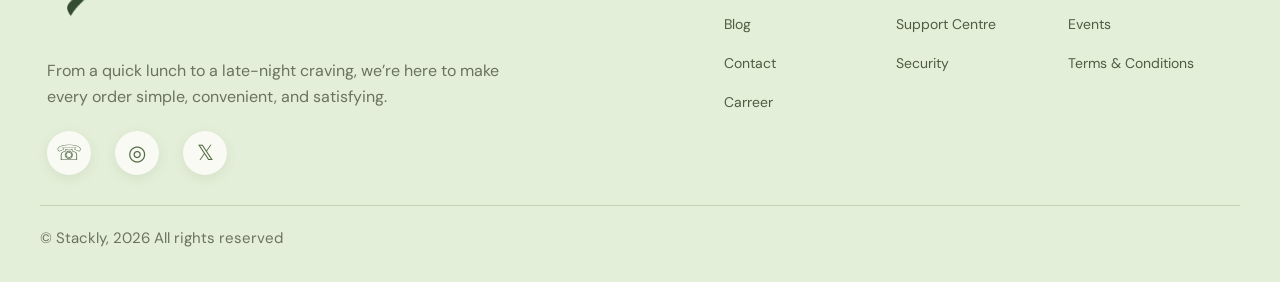
<file: cart.html>
<!doctype html><html lang="en"><head>
  <meta charset="UTF-8"><meta name="viewport" content="width=device-width, initial-scale=1.0">
  <title>Your Cart & Checkout - Stackly</title>
  <meta name="description" content="Review your food cart, choose delivery or dine-in, and try the Stackly checkout preview.">
  <link rel="stylesheet" href="styles.css"><script src="account-store.js?v=dashboard-sync2" defer></script><script src="menu-data.js?v=dishphotos2" defer></script><script src="cart-store.js?v=dashboard1" defer></script><script src="about.js" defer></script><script src="order-store.js?v=1" defer></script><script src="cart.js?v=dashboard1" defer></script>
<script src="account-nav.js?v=dashboard1" defer></script><link rel="icon" type="image/webp" href="assets/stackly-logo.webp"><link rel="stylesheet" href="motion.css"><script src="motion.js" defer></script><link rel="stylesheet" href="header-motion.css?v=3"><script src="header-motion.js?v=3" defer></script><link rel="stylesheet" href="header-theme.css?v=1"><link rel="stylesheet" href="footer-motion.css?v=1"><script src="footer-motion.js?v=1" defer></script><link rel="stylesheet" href="header-preferences.css?v=3"><script src="language-data.js?v=1" defer></script><script src="header-preferences.js?v=4" defer></script><link rel="stylesheet" href="cart.css?v=1"></head><body class="cart-page"><svg class="svg-defs" xmlns="http://www.w3.org/2000/svg"><defs>
    
    <symbol id="pin" viewBox="0 0 24 24"><path fill="currentColor" d="M12 1a9 9 0 0 0-9 9c0 7 9 13 9 13s9-6 9-13a9 9 0 0 0-9-9Zm0 12a3 3 0 1 1 0-6 3 3 0 0 1 0 6Z"/></symbol>
    <symbol id="people" viewBox="0 0 50 40"><g fill="currentColor"><ellipse cx="25" cy="10" rx="8" ry="10"/><path d="M10 36V25l15-8 15 8v11Z"/><ellipse cx="10" cy="11" rx="6" ry="8"/><ellipse cx="40" cy="11" rx="6" ry="8"/><path d="M0 32V23l10-6 6 4-9 5v6Zm50 0V23l-10-6-6 4 9 5v6Z"/></g></symbol>
    <symbol id="building" viewBox="0 0 45 40"><path fill="currentColor" d="M5 2h30v12h5v22h3v3H2v-3h3Z"/><path stroke="#fafafe" stroke-width="4" d="M13 10h4m-4 8h4m-4 8h4m-4 8h4m8 2V21h10v15"/></symbol>
    <symbol id="sign" viewBox="0 0 40 40"><path stroke="currentColor" stroke-width="2" d="M20 1v36m-8 0h17"/><path fill="currentColor" d="M21 4h15l3 5-3 5H21ZM19 18H5l-4 5 4 5h14Z"/></symbol>
  </defs></svg><div class="hero cart-header"><header class="header wrap"><a class="brand" href="index.html"><img class="brand-logo" src="assets/stackly-logo.webp" alt="STACKLY" width="200" height="104"></a><nav aria-label="Main navigation"><a href="index.html">Home</a><a href="restaurants.html">Restaurants</a><a href="dine-in.html">Dine In</a><a href="explore-menu.html">Explore Menu</a><a href="about.html">About</a><a href="contact.html">Contact</a><a href="faq.html">FAQ</a></nav><div class="auth header-actions"><label class="header-select location-control"><svg aria-hidden="true"><use href="#pin"/></svg><span class="delivery-location"><span class="delivery-caption">Deliver to</span><select id="location-select" aria-label="Change delivery location"><option value="">Choose location</option><option>Bengaluru</option><option>Mumbai</option><option>Delhi</option><option selected>Chennai</option><option>Hyderabad</option><option>Pune</option></select></span></label><label class="header-select"><svg class="language-icon" viewBox="0 0 24 24" aria-hidden="true"><circle cx="12" cy="12" r="9" fill="none" stroke="currentColor" stroke-width="1.7"/><path d="M3 12h18M12 3c5 5 5 13 0 18-5-5-5-13 0-18Z" fill="none" stroke="currentColor" stroke-width="1.4"/></svg><select id="language-select" aria-label="Select language"><option value="en">EN</option><option value="hi">HI</option><option value="kn">KN</option></select></label><a class="login" href="login.html" aria-label="Login" title="Login"><svg viewBox="0 0 24 24" aria-hidden="true"><circle cx="12" cy="8" r="3.3"/><path d="M5.5 21v-3a6.5 6.5 0 0 1 13 0v3Z"/></svg><span class="control-label">Login</span></a><a class="signup cart-button" id="cart-button" href="cart.html" aria-label="Open cart, 0 items" title="Cart"><svg viewBox="0 0 24 24" aria-hidden="true"><path d="M5 8h14l1 13H4L5 8Z" fill="currentColor"/><path d="M8 9V6a4 4 0 0 1 8 0v3" fill="none" stroke="currentColor" stroke-width="2"/></svg><span class="control-label">Add to Cart</span><span class="cart-count">0</span></a></div></header></div><main><section class="cart-intro wrap"><div><nav class="cart-breadcrumb" aria-label="Breadcrumb"><a href="index.html">Home</a><span>/</span><a href="explore-menu.html">Menu</a><span>/</span><span aria-current="page">Your cart</span></nav><span class="eyebrow">A FEW GOOD CHOICES, ALL TOGETHER</span><h1>A little closer<br>to delicious.</h1><p>Review your favourites and make the final details yours.</p><span class="checkout-preview-badge">Browser-only checkout preview / No payments collected</span></div><div class="cart-intro-photo" role="img" aria-label="A takeaway meal being carefully packed"></div></section><div class="wrap"><ol class="checkout-progress" aria-label="Checkout steps"><li class="current" data-step="1"><span>1</span> Your cart</li><li data-step="2"><span>2</span> The details</li><li data-step="3"><span>3</span> Demo confirmation</li></ol></div><section class="cart-workspace wrap"><div id="empty-cart" hidden><div class="empty-cart-photo"></div><span class="eyebrow">A LITTLE SPACE FOR SOMETHING GOOD</span><h2>Your next meal starts here.</h2><p>Explore the menu and add a dish that catches your eye.</p><a class="solid-link" href="explore-menu.html">Find your first favourite &#8599;</a></div><div id="cart-content"><div class="cart-left"><section class="checkout-panel" id="cart-editor"><div class="panel-heading"><div><span class="eyebrow">YOUR SELECTED DISHES</span><h2>A good-looking lineup.</h2></div><a href="explore-menu.html">Add another dish &#8599;</a></div><div id="cart-items"></div><p class="cart-quantity-note">Sample menu items / Up to 20 of each dish</p><button class="solid-link cart-next" id="start-checkout" type="button">Continue to checkout &#8594;</button></section><form id="checkout-form" hidden><button class="cart-back" id="back-to-cart" type="button">&#8592; Back to your cart</button><section class="checkout-panel"><div class="panel-heading"><div><span class="eyebrow">HOW WOULD YOU LIKE IT?</span><h2>Make it your kind of meal.</h2></div></div><fieldset class="order-type"><legend class="sr-only">Order type</legend><label><input type="radio" name="orderType" value="delivery" checked><span><strong>Home delivery</strong><small>A doorstep delivery concept</small></span><span aria-hidden="true">&#8599;</span></label><label><input type="radio" name="orderType" value="dinein"><span><strong>Dine in</strong><small>A restaurant dining concept</small></span><span aria-hidden="true">&#8599;</span></label></fieldset></section><section class="checkout-panel"><div class="panel-heading"><div><span class="eyebrow">THE PRACTICAL DETAILS</span><h2 id="details-title">Where should we deliver?</h2></div></div><div class="checkout-fields"><label>Full name<input name="name" autocomplete="name" required minlength="2" maxlength="80" placeholder="Your name"></label><label>Phone number<input name="phone" type="tel" inputmode="numeric" autocomplete="tel" required pattern="[6-9][0-9]{9}" maxlength="10" placeholder="10-digit Indian mobile number"></label></div><fieldset id="delivery-fields" class="checkout-fields"><legend class="sr-only">Delivery address</legend><label class="full">House / flat / street address<textarea name="address" autocomplete="street-address" required minlength="8" maxlength="300" rows="3" placeholder="House number, street and area"></textarea></label><label>City<input name="city" autocomplete="address-level2" required maxlength="80" placeholder="Your city"></label><label>Pincode<input name="pincode" inputmode="numeric" autocomplete="postal-code" required pattern="[1-9][0-9]{5}" maxlength="6" placeholder="6-digit pincode"></label><label class="full">Landmark <small>Optional</small><input name="landmark" maxlength="120" placeholder="A nearby landmark"></label></fieldset><fieldset id="dinein-fields" class="checkout-fields" hidden disabled><legend class="sr-only">Dine-in details</legend><label class="full">Dining concept<select name="venue"><option>Chennai / Sample dining room</option><option>Bengaluru / Sample dining room</option><option>Mumbai / Sample dining room</option></select></label><label>Date<input id="dining-date" name="date" type="date" required></label><label>Time<select name="time"><option>12:00</option><option>13:00</option><option>18:00</option><option selected>19:00</option><option>20:00</option><option>21:00</option></select></label><label>Guests<select name="guests"><option>2 guests</option><option>3 guests</option><option>4 guests</option><option>5-6 guests</option><option>7 or more</option></select></label></fieldset><label class="checkout-instructions">Special instructions <small>Optional</small><textarea name="instructions" rows="2" maxlength="300" placeholder="A preference you would like to note"></textarea></label><p class="checkout-privacy-note">Your contact and address details stay in this page. This preview does not transmit or save them.</p></section><section class="checkout-panel payment-panel"><div class="panel-heading"><div><span class="eyebrow">PAYMENT PREFERENCE</span><h2>Choose a way to pay.</h2></div><span class="demo-label">DEMO ONLY</span></div><fieldset class="payment-methods"><legend class="sr-only">Payment method</legend><label><input name="payment" type="radio" value="upi" checked><span class="payment-symbol">UPI</span><span><strong>UPI</strong><small>A digital payment preview</small></span></label><label><input name="payment" type="radio" value="card"><span class="payment-symbol">CARD</span><span><strong>Debit / credit card</strong><small>A card payment preview</small></span></label><label><input name="payment" type="radio" value="cash"><span class="payment-symbol">CASH</span><span><strong id="cash-label">Cash on delivery</strong><small>No payment collected here</small></span></label></fieldset><div class="payment-explanation" id="payment-explanation" role="status"></div><p class="payment-safety">No card number, PIN, CVV, UPI ID, or bank details are required. Payment gateways are not connected.</p></section></form></div><aside class="checkout-summary" aria-labelledby="summary-title"><div class="summary-heading"><span class="eyebrow">EVERY LITTLE DETAIL</span><h2 id="summary-title">Your order</h2><p id="summary-count"></p></div><div id="summary-items"></div><div class="coupon-box"><label for="coupon-code">A little extra</label><div><input id="coupon-code" placeholder="Try WELCOME10" maxlength="30" aria-describedby="coupon-help"><button type="button" id="apply-coupon">Apply</button></div><p id="coupon-help">Demo offer: 10% off orders of &#8377;300+, up to &#8377;100.</p><p id="coupon-status" role="status"></p></div><dl id="price-breakdown"></dl><div class="summary-total"><span>Grand total</span><strong id="grand-total"></strong></div><p class="summary-disclaimer">Illustrative prices, charges, and 5% tax calculation. This is not a quotation or tax invoice.</p><button class="solid-link place-order" id="place-demo-order" type="submit" form="checkout-form" hidden>Place demo order &#8594;</button><p class="summary-payment-note">No charge will be made. No order or reservation will be sent.</p></aside></div><section id="order-confirmation" hidden tabindex="-1"><div class="confirmation-check" aria-hidden="true">&#10003;</div><span class="eyebrow">YOUR CHECKOUT PREVIEW IS COMPLETE</span><h2>A little taste of what is next.</h2><p>This is a demo confirmation. No restaurant has received an order, no table is reserved, and no payment has been taken.</p><div id="confirmation-details"></div><div class="confirmation-actions"><a class="solid-link" href="explore-menu.html">Explore more flavours &#8599;</a><a href="index.html">Back to Home</a></div></section></section><section class="cart-recommendations wrap"><div class="section-heading reveal"><span class="eyebrow">A LITTLE MORE INSPIRATION</span><h2>Something else catch your eye?</h2><p>A few sample dishes to round out your selection.</p></div><div id="cart-suggestions"></div></section></main><footer id="contact"><div class="footer-inner wrap"><div class="footer-about"><a href="index.html" class="brand"><img class="brand-logo" src="assets/stackly-logo.webp" alt="STACKLY" width="200" height="104"></a><p>From a quick lunch to a late-night craving, we’re here to make<br class="desktop-break"> every order simple, convenient, and satisfying.</p><div class="socials"><a href="https://wa.me/" aria-label="WhatsApp">☏</a><a href="https://www.instagram.com/" aria-label="Instagram">◎</a><a href="https://x.com/" aria-label="X">𝕏</a></div></div><div class="footer-links"><div><h3>Company</h3><a href="about.html">About</a><button data-info="Blog">Blog</button><a href="contact.html">Contact</a><button data-info="Career">Carreer</button></div><div><h3>Support</h3><a href="faq.html">FAQs</a><button data-info="Support Centre">Support Centre</button><button data-info="Security">Security</button></div><div><h3>More</h3><button data-auth="Sign Up">Become a member</button><button data-info="Events">Events</button><button data-info="Terms & Conditions">Terms & Conditions</button></div></div><div class="footer-divider" aria-hidden="true"></div><p class="copyright">© Stackly, 2026 All rights reserved</p></div></footer><dialog id="modal"><button class="close" aria-label="Close dialog">&times;</button><div id="modal-content"></div></dialog><div class="toast" role="status"></div></body></html>
</file>
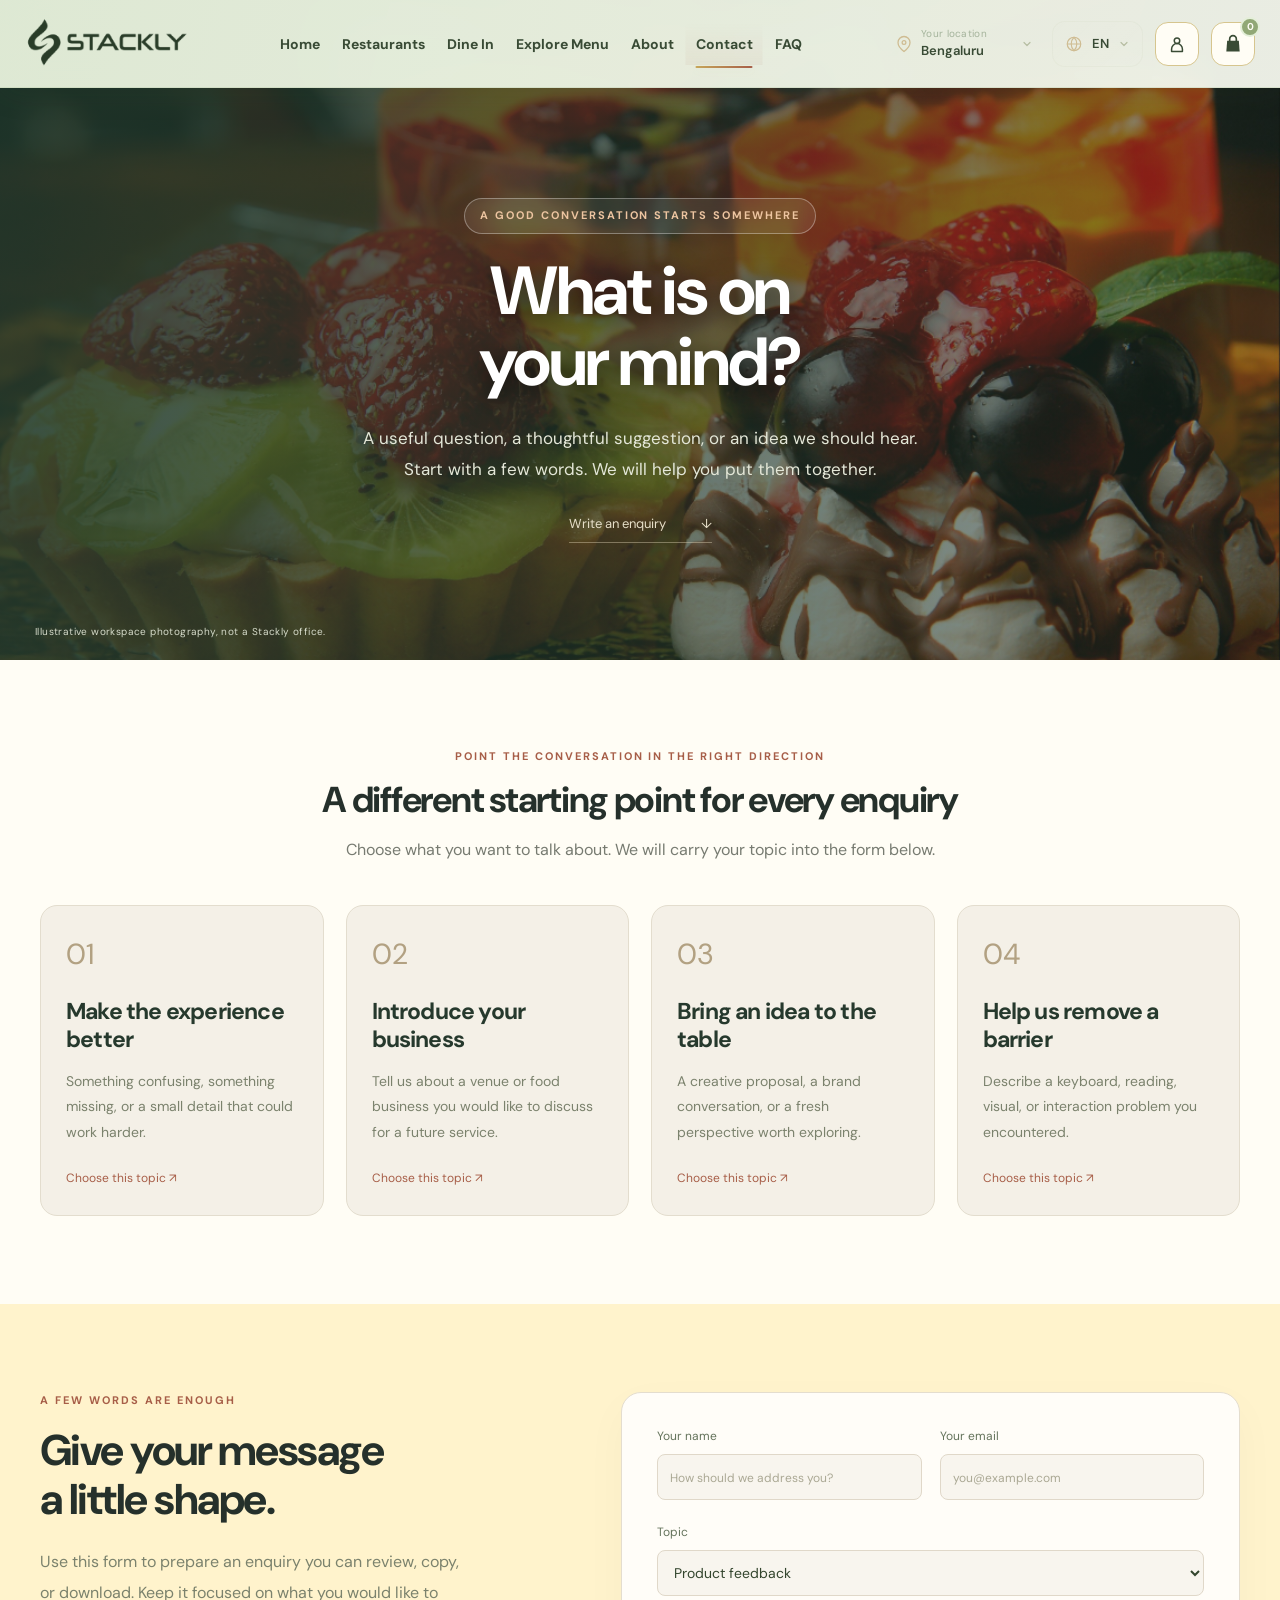
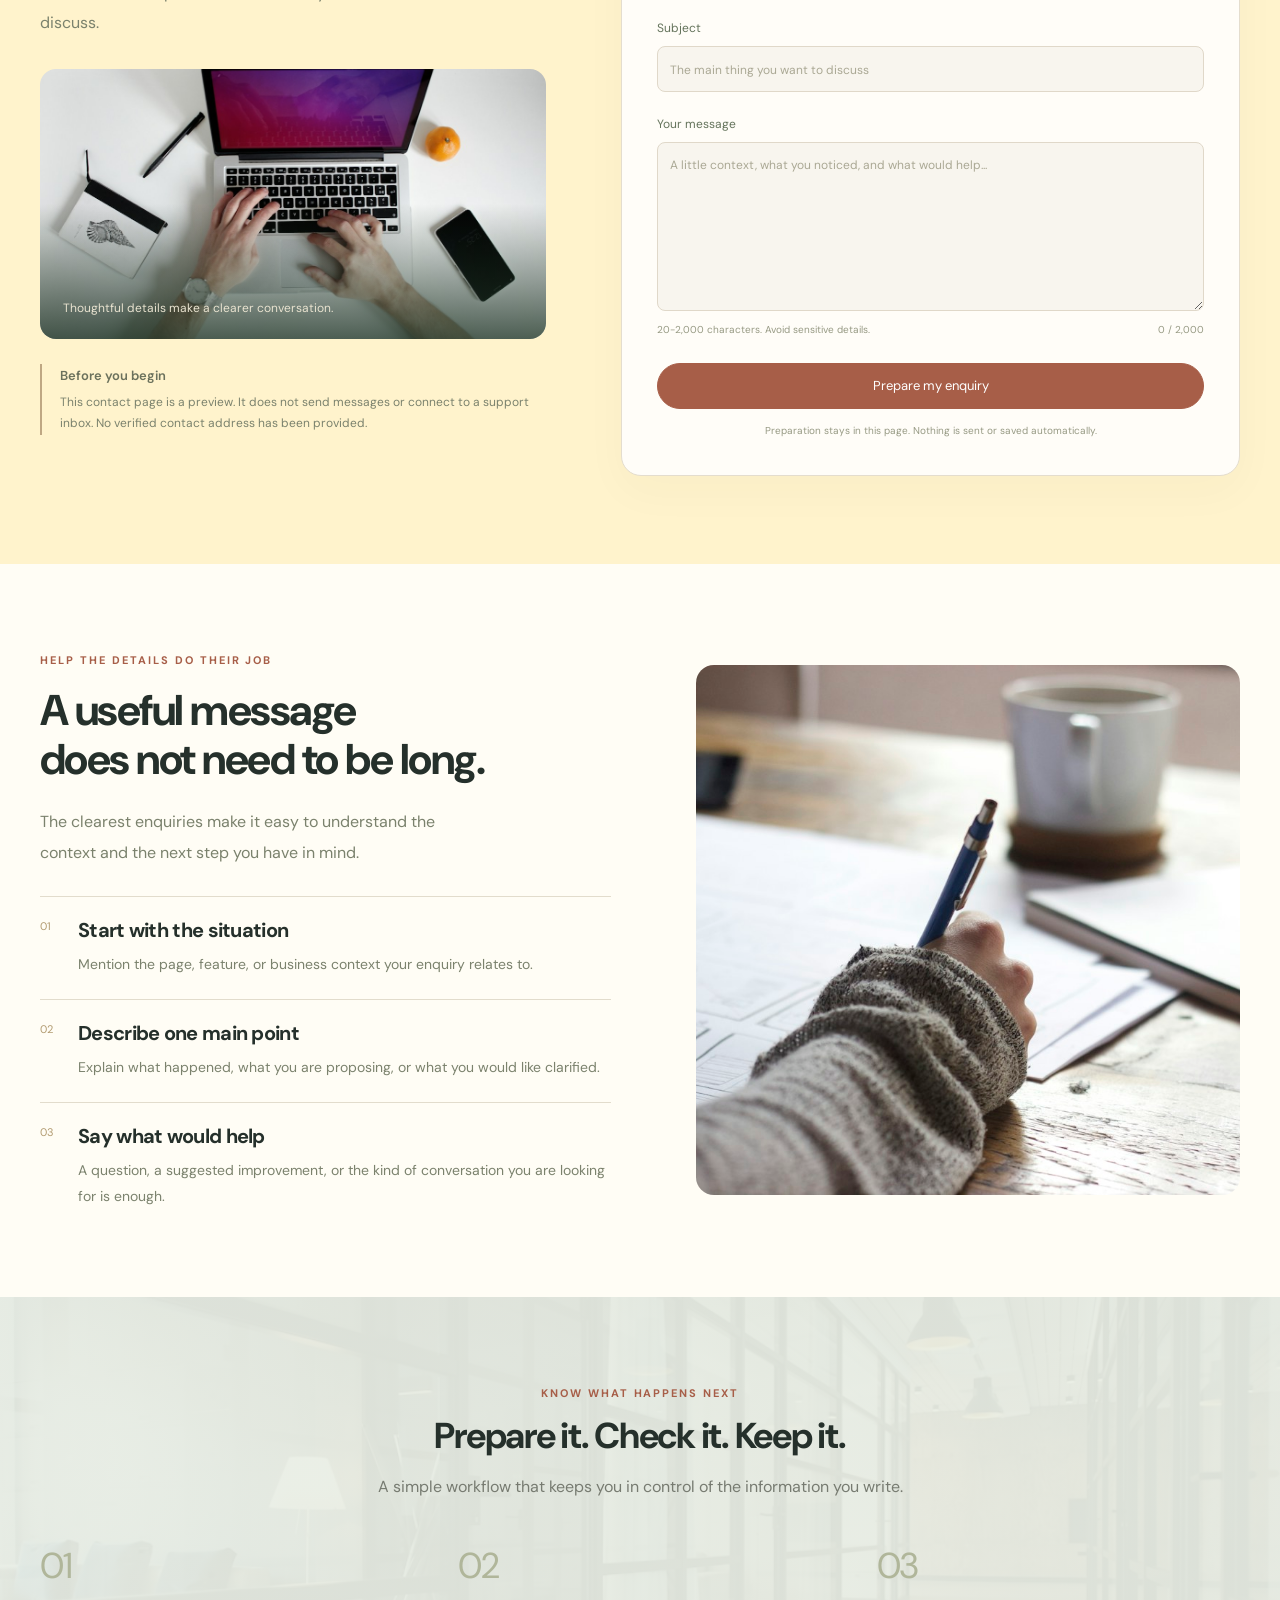
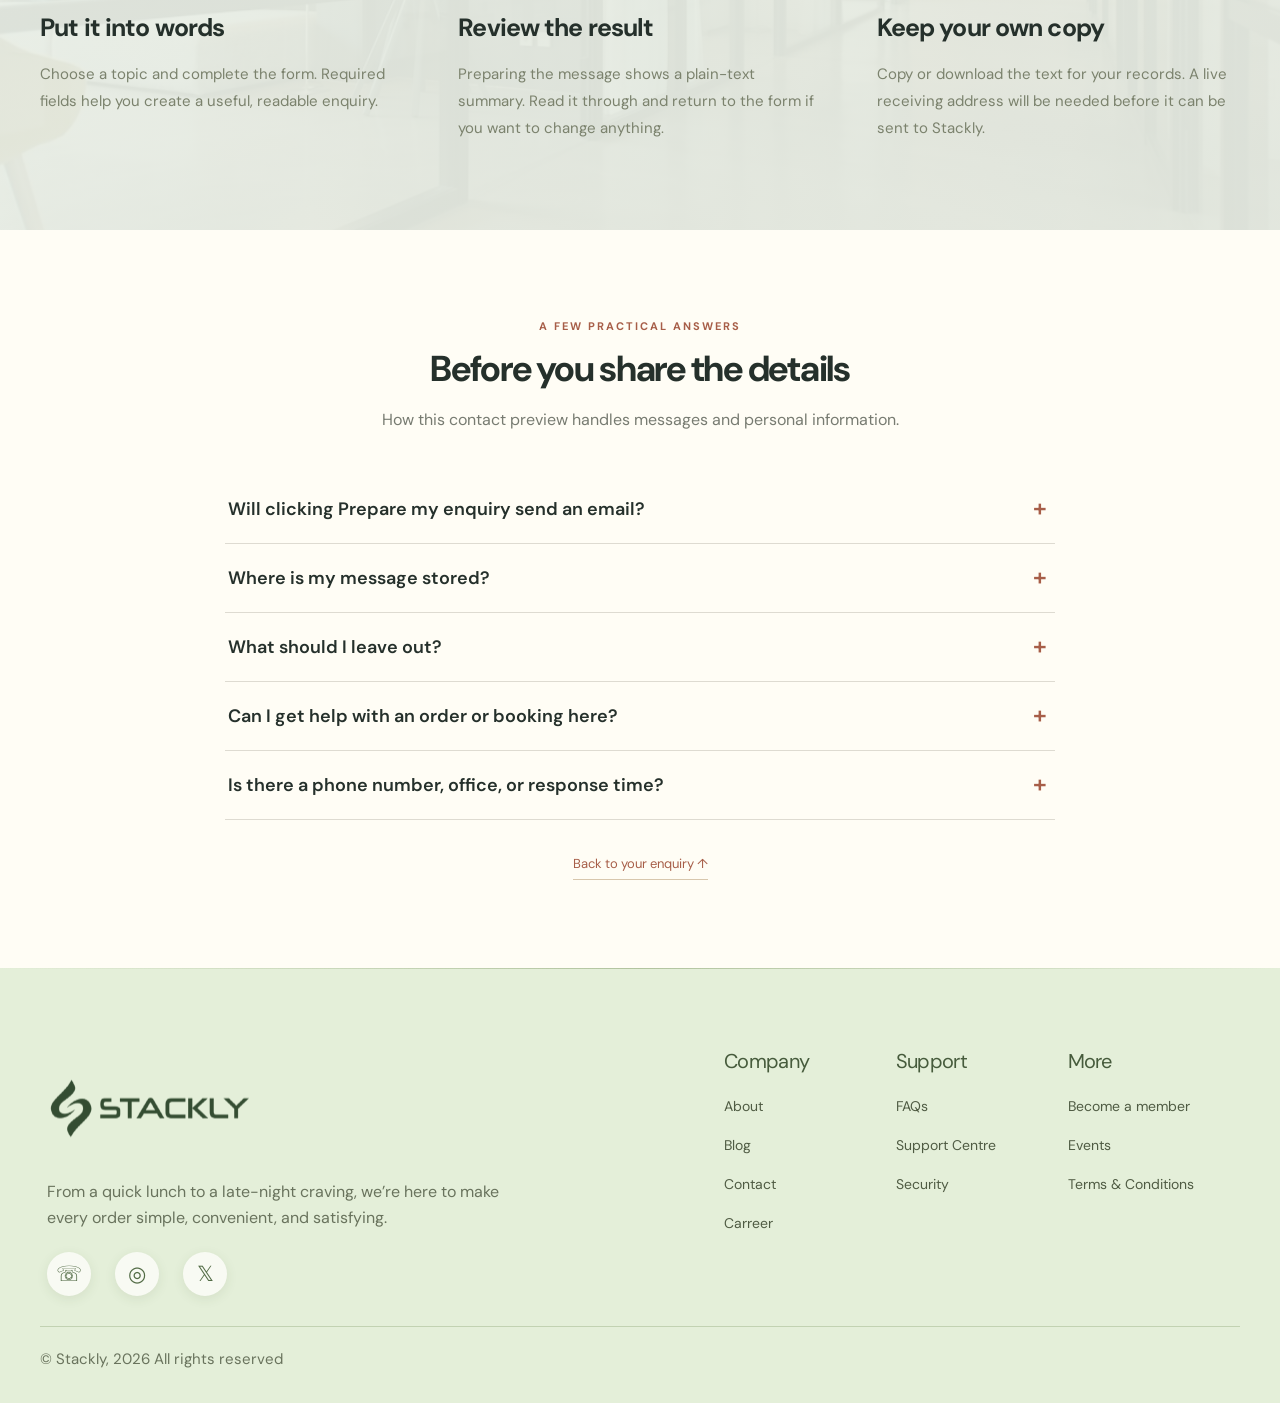
<file: contact.html>
<!doctype html><html lang="en"><head><meta charset="UTF-8"><meta name="viewport" content="width=device-width, initial-scale=1.0"><title>Contact - Stackly</title><meta name="description" content="Prepare an enquiry, share a product idea, or describe an accessibility issue with the Stackly contact preview."><link rel="stylesheet" href="styles.css"><link rel="stylesheet" href="contact.css"><script src="account-store.js?v=dashboard-sync2" defer></script><script src="menu-data.js?v=dishphotos2" defer></script><script src="cart-store.js?v=dashboard1" defer></script><script src="contact.js" defer></script><script src="account-nav.js?v=dashboard1" defer></script><link rel="icon" type="image/webp" href="assets/stackly-logo.webp"><link rel="stylesheet" href="motion.css"><script src="motion.js" defer></script><link rel="stylesheet" href="header-motion.css?v=3"><script src="header-motion.js?v=3" defer></script><link rel="stylesheet" href="header-theme.css?v=1"><link rel="stylesheet" href="footer-motion.css?v=1"><script src="footer-motion.js?v=1" defer></script><link rel="stylesheet" href="header-preferences.css?v=3"><script src="language-data.js?v=1" defer></script><script src="header-preferences.js?v=4" defer></script></head><body class="contact-page"><svg class="svg-defs" xmlns="http://www.w3.org/2000/svg"><defs>
    
    <symbol id="pin" viewBox="0 0 24 24"><path fill="currentColor" d="M12 1a9 9 0 0 0-9 9c0 7 9 13 9 13s9-6 9-13a9 9 0 0 0-9-9Zm0 12a3 3 0 1 1 0-6 3 3 0 0 1 0 6Z"/></symbol>
    <symbol id="people" viewBox="0 0 50 40"><g fill="currentColor"><ellipse cx="25" cy="10" rx="8" ry="10"/><path d="M10 36V25l15-8 15 8v11Z"/><ellipse cx="10" cy="11" rx="6" ry="8"/><ellipse cx="40" cy="11" rx="6" ry="8"/><path d="M0 32V23l10-6 6 4-9 5v6Zm50 0V23l-10-6-6 4 9 5v6Z"/></g></symbol>
    <symbol id="building" viewBox="0 0 45 40"><path fill="currentColor" d="M5 2h30v12h5v22h3v3H2v-3h3Z"/><path stroke="#fafafe" stroke-width="4" d="M13 10h4m-4 8h4m-4 8h4m-4 8h4m8 2V21h10v15"/></symbol>
    <symbol id="sign" viewBox="0 0 40 40"><path stroke="currentColor" stroke-width="2" d="M20 1v36m-8 0h17"/><path fill="currentColor" d="M21 4h15l3 5-3 5H21ZM19 18H5l-4 5 4 5h14Z"/></symbol>
  </defs></svg><section class="hero contact-hero" id="home"><header class="header wrap"><a class="brand" href="index.html#home"><img class="brand-logo" src="assets/stackly-logo.webp" alt="STACKLY" width="200" height="104"></a><nav aria-label="Main navigation"><a href="index.html#home">Home</a><a href="restaurants.html">Restaurants</a><a href="dine-in.html">Dine In</a><a href="explore-menu.html">Explore Menu</a><a href="about.html">About</a><a class="active" href="contact.html" aria-current="page">Contact</a><a href="faq.html">FAQ</a></nav><div class="auth header-actions"><label class="header-select location-control"><svg aria-hidden="true"><use href="#pin"/></svg><span class="delivery-location"><span class="delivery-caption">Deliver to</span><select id="location-select" aria-label="Change delivery location"><option value="">Choose location</option><option>Bengaluru</option><option>Mumbai</option><option>Delhi</option><option selected>Chennai</option><option>Hyderabad</option><option>Pune</option></select></span></label><label class="header-select"><svg class="language-icon" viewBox="0 0 24 24" aria-hidden="true"><circle cx="12" cy="12" r="9" fill="none" stroke="currentColor" stroke-width="1.7"/><path d="M3 12h18M12 3c5 5 5 13 0 18-5-5-5-13 0-18Z" fill="none" stroke="currentColor" stroke-width="1.4"/></svg><select id="language-select" aria-label="Select language"><option value="en">EN</option><option value="hi">HI</option><option value="kn">KN</option></select></label><a class="login" href="login.html" aria-label="Login" title="Login"><svg viewBox="0 0 24 24" aria-hidden="true"><circle cx="12" cy="8" r="3.3"/><path d="M5.5 21v-3a6.5 6.5 0 0 1 13 0v3Z"/></svg><span class="control-label">Login</span></a><a class="signup cart-button" id="cart-button" href="cart.html" aria-label="Open cart, 0 items" title="Cart"><svg viewBox="0 0 24 24" aria-hidden="true"><path d="M5 8h14l1 13H4L5 8Z" fill="currentColor"/><path d="M8 9V6a4 4 0 0 1 8 0v3" fill="none" stroke="currentColor" stroke-width="2"/></svg><span class="control-label">Add to Cart</span><span class="cart-count">0</span></a></div></header><div class="hero-content"><span class="eyebrow hero-eyebrow">A GOOD CONVERSATION STARTS SOMEWHERE</span><h1>What is on<br>your mind?</h1><p>A useful question, a thoughtful suggestion, or an idea we should hear.<br>Start with a few words. We will help you put them together.</p><a class="contact-hero-link" href="#enquiry">Write an enquiry <span aria-hidden="true">&#8595;</span></a></div><span class="contact-photo-note">Illustrative workspace photography, not a Stackly office.</span></section><main><section class="wrap section-space contact-topics" id="topics"><div class="section-heading reveal"><span class="eyebrow">POINT THE CONVERSATION IN THE RIGHT DIRECTION</span><h2>A different starting point for every enquiry</h2><p>Choose what you want to talk about. We will carry your topic into the form below.</p></div><div class="topic-grid"><button class="topic-card reveal" data-topic="Product feedback"><span>01</span><h3>Make the experience better</h3><p>Something confusing, something missing, or a small detail that could work harder.</p><span class="topic-link">Choose this topic &#8599;</span></button><button class="topic-card reveal" data-topic="Restaurant enquiry"><span>02</span><h3>Introduce your business</h3><p>Tell us about a venue or food business you would like to discuss for a future service.</p><span class="topic-link">Choose this topic &#8599;</span></button><button class="topic-card reveal" data-topic="Creative collaboration"><span>03</span><h3>Bring an idea to the table</h3><p>A creative proposal, a brand conversation, or a fresh perspective worth exploring.</p><span class="topic-link">Choose this topic &#8599;</span></button><button class="topic-card reveal" data-topic="Accessibility issue"><span>04</span><h3>Help us remove a barrier</h3><p>Describe a keyboard, reading, visual, or interaction problem you encountered.</p><span class="topic-link">Choose this topic &#8599;</span></button></div></section><section class="enquiry-section section-space" id="enquiry"><div class="wrap enquiry-layout"><div class="enquiry-intro reveal"><span class="eyebrow">A FEW WORDS ARE ENOUGH</span><h2>Give your message<br>a little shape.</h2><p>Use this form to prepare an enquiry you can review, copy, or download. Keep it focused on what you would like to discuss.</p><figure class="enquiry-photo"><img src="assets/contact/conversation.jpg" width="900" height="700" loading="lazy" alt="A person listening during a conversation"><figcaption>Thoughtful details make a clearer conversation.</figcaption></figure><div class="delivery-note"><strong>Before you begin</strong><p>This contact page is a preview. It does not send messages or connect to a support inbox. No verified contact address has been provided.</p></div></div><div class="enquiry-panel reveal"><form id="contact-form"><div class="contact-fields"><label>Your name<input name="name" autocomplete="name" required maxlength="80" placeholder="How should we address you?"></label><label>Your email<input name="email" type="email" autocomplete="email" required maxlength="160" placeholder="you@example.com"></label><label class="full-field">Topic<select name="topic" id="enquiry-topic"><option>Product feedback</option><option>Restaurant enquiry</option><option>Creative collaboration</option><option>Accessibility issue</option><option>Something else</option></select></label><label class="full-field">Subject<input name="subject" required maxlength="120" placeholder="The main thing you want to discuss"></label><label class="full-field">Your message<textarea name="message" rows="6" required minlength="20" maxlength="2000" aria-describedby="message-help message-count" placeholder="A little context, what you noticed, and what would help..."></textarea><span class="message-meta"><span id="message-help">20-2,000 characters. Avoid sensitive details.</span><span id="message-count">0 / 2,000</span></span></label></div><button class="solid-link prepare-button" type="submit">Prepare my enquiry</button><p class="form-privacy">Preparation stays in this page. Nothing is sent or saved automatically.</p></form><div class="message-preview" id="message-preview" hidden><span class="eyebrow">YOUR ENQUIRY / READY TO REVIEW</span><h3>A clear starting point.</h3><pre id="prepared-message"></pre><div class="preview-actions"><button class="solid-link" id="copy-message" type="button">Copy text</button><button class="outline-link" id="download-message" type="button">Download .txt</button><button class="text-link" id="edit-message" type="button">Edit enquiry</button><button class="text-link" id="clear-message" type="button">Clear details</button></div></div><p class="contact-status" role="status"></p></div></div></section><section class="wrap section-space writing-section"><div class="writing-copy reveal"><span class="eyebrow">HELP THE DETAILS DO THEIR JOB</span><h2>A useful message<br>does not need to be long.</h2><p>The clearest enquiries make it easy to understand the context and the next step you have in mind.</p><ol class="writing-list"><li><h3>Start with the situation</h3><p>Mention the page, feature, or business context your enquiry relates to.</p></li><li><h3>Describe one main point</h3><p>Explain what happened, what you are proposing, or what you would like clarified.</p></li><li><h3>Say what would help</h3><p>A question, a suggested improvement, or the kind of conversation you are looking for is enough.</p></li></ol></div><div class="writing-photo reveal"><img src="assets/contact/notes.jpg" width="900" height="1100" loading="lazy" alt="Written notes being organised at a desk"></div></section><section class="contact-process section-space"><div class="wrap"><div class="section-heading reveal"><span class="eyebrow">KNOW WHAT HAPPENS NEXT</span><h2>Prepare it. Check it. Keep it.</h2><p>A simple workflow that keeps you in control of the information you write.</p></div><div class="contact-steps"><article class="contact-step reveal"><span>01</span><h3>Put it into words</h3><p>Choose a topic and complete the form. Required fields help you create a useful, readable enquiry.</p></article><article class="contact-step reveal"><span>02</span><h3>Review the result</h3><p>Preparing the message shows a plain-text summary. Read it through and return to the form if you want to change anything.</p></article><article class="contact-step reveal"><span>03</span><h3>Keep your own copy</h3><p>Copy or download the text for your records. A live receiving address will be needed before it can be sent to Stackly.</p></article></div></div></section><section class="wrap section-space contact-faq" id="faq"><div class="section-heading reveal"><span class="eyebrow">A FEW PRACTICAL ANSWERS</span><h2>Before you share the details</h2><p>How this contact preview handles messages and personal information.</p></div><div class="faq-list reveal"><details><summary>Will clicking Prepare my enquiry send an email?</summary><p>No. It creates a text preview in this page. Copying or downloading the result does not send it to anyone.</p></details><details><summary>Where is my message stored?</summary><p>The contact form does not use local storage or send form data to a server. Your text remains in the current page until you clear it, reload, or close the page. A downloaded copy is saved wherever your browser normally saves downloads.</p></details><details><summary>What should I leave out?</summary><p>Do not include passwords, payment details, identity documents, or other sensitive information. For a website issue, a page name and a clear description are usually enough.</p></details><details><summary>Can I get help with an order or booking here?</summary><p>This preview has no live orders or reservations and cannot access another service's records. For an existing booking or purchase, use the business or service through which you made it.</p></details><details><summary>Is there a phone number, office, or response time?</summary><p>No verified contact details or service hours have been supplied for this concept. Workspace photos are illustrative; the page does not claim a physical office or a guaranteed response time.</p></details></div><a class="back-to-message" href="#enquiry">Back to your enquiry &#8593;</a></section></main><footer id="contact"><div class="footer-inner wrap"><div class="footer-about"><a href="index.html#home" class="brand"><img class="brand-logo" src="assets/stackly-logo.webp" alt="STACKLY" width="200" height="104"></a><p>From a quick lunch to a late-night craving, we’re here to make<br class="desktop-break"> every order simple, convenient, and satisfying.</p><div class="socials"><a href="https://wa.me/" aria-label="WhatsApp">☏</a><a href="https://www.instagram.com/" aria-label="Instagram">◎</a><a href="https://x.com/" aria-label="X">𝕏</a></div></div><div class="footer-links"><div><h3>Company</h3><a href="about.html">About</a><button data-info="Blog">Blog</button><a href="contact.html">Contact</a><button data-info="Career">Carreer</button></div><div><h3>Support</h3><a href="faq.html">FAQs</a><button data-info="Support Centre">Support Centre</button><button data-info="Security">Security</button></div><div><h3>More</h3><button data-auth="Sign Up">Become a member</button><button data-info="Events">Events</button><button data-info="Terms & Conditions">Terms & Conditions</button></div></div><div class="footer-divider" aria-hidden="true"></div><p class="copyright">© Stackly, 2026 All rights reserved</p></div></footer><dialog id="modal"><button class="close" aria-label="Close dialog">&times;</button><div id="modal-content"></div></dialog><div class="toast" role="status"></div></body></html>
</file>
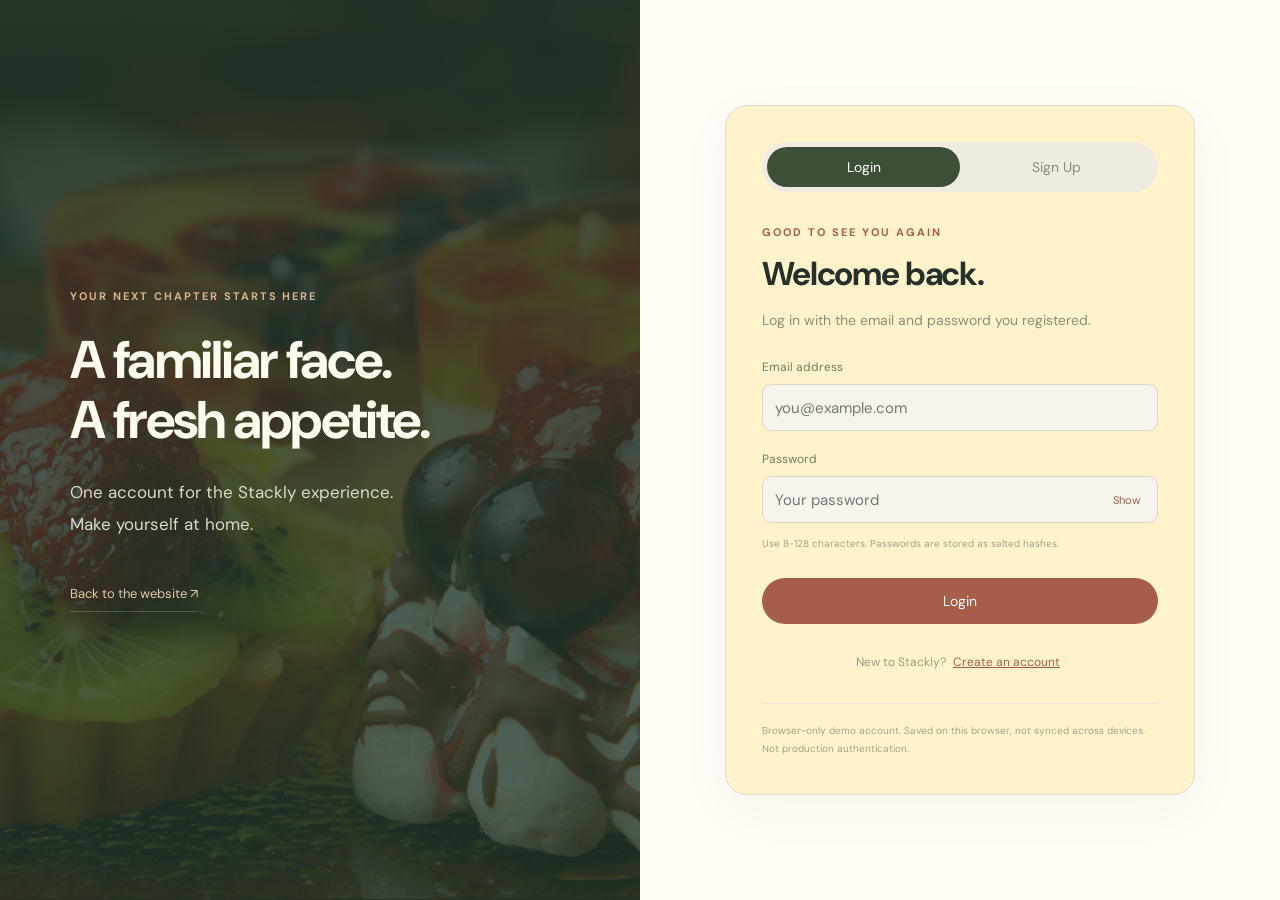
<file: dashboard.html>
<!doctype html><html lang="en"><head>
  <meta charset="UTF-8"><meta name="viewport" content="width=device-width, initial-scale=1.0">
  <title>My Dashboard - Stackly</title>
  <meta name="description" content="Your personal Stackly profile, saved favourites, dining plans and demo order history.">
  <link rel="stylesheet" href="styles.css"><script src="account-store.js?v=dashboard-sync2" defer></script><script src="menu-data.js?v=dishphotos2" defer></script><script src="cart-store.js?v=dashboard1" defer></script><script src="about.js" defer></script><script src="order-store.js?v=1" defer></script><script src="restaurant-data.js?v=1" defer></script><script src="booking-store.js?v=dashboard1" defer></script><script src="dashboard.js?v=3" defer></script>
<script src="account-nav.js?v=dashboard1" defer></script><link rel="icon" type="image/webp" href="assets/stackly-logo.webp"><link rel="stylesheet" href="motion.css"><script src="motion.js" defer></script><link rel="stylesheet" href="header-motion.css?v=3"><script src="header-motion.js?v=3" defer></script><link rel="stylesheet" href="header-theme.css?v=1"><link rel="stylesheet" href="footer-motion.css?v=1"><script src="footer-motion.js?v=1" defer></script><link rel="stylesheet" href="header-preferences.css?v=3"><script src="language-data.js?v=1" defer></script><script src="header-preferences.js?v=4" defer></script><link rel="stylesheet" href="dashboard.css?v=3"></head><body class="dashboard-page"><svg class="svg-defs" xmlns="http://www.w3.org/2000/svg"><defs>
    
    <symbol id="pin" viewBox="0 0 24 24"><path fill="currentColor" d="M12 1a9 9 0 0 0-9 9c0 7 9 13 9 13s9-6 9-13a9 9 0 0 0-9-9Zm0 12a3 3 0 1 1 0-6 3 3 0 0 1 0 6Z"/></symbol>
    <symbol id="people" viewBox="0 0 50 40"><g fill="currentColor"><ellipse cx="25" cy="10" rx="8" ry="10"/><path d="M10 36V25l15-8 15 8v11Z"/><ellipse cx="10" cy="11" rx="6" ry="8"/><ellipse cx="40" cy="11" rx="6" ry="8"/><path d="M0 32V23l10-6 6 4-9 5v6Zm50 0V23l-10-6-6 4 9 5v6Z"/></g></symbol>
    <symbol id="building" viewBox="0 0 45 40"><path fill="currentColor" d="M5 2h30v12h5v22h3v3H2v-3h3Z"/><path stroke="#fafafe" stroke-width="4" d="M13 10h4m-4 8h4m-4 8h4m-4 8h4m8 2V21h10v15"/></symbol>
    <symbol id="sign" viewBox="0 0 40 40"><path stroke="currentColor" stroke-width="2" d="M20 1v36m-8 0h17"/><path fill="currentColor" d="M21 4h15l3 5-3 5H21ZM19 18H5l-4 5 4 5h14Z"/></symbol>
  </defs></svg><div class="hero dashboard-header"><header class="header wrap"><a class="brand" href="index.html"><img class="brand-logo" src="assets/stackly-logo.webp" alt="STACKLY" width="200" height="104"></a><nav aria-label="Main navigation"><a href="index.html">Home</a><a href="restaurants.html">Restaurants</a><a href="dine-in.html">Dine In</a><a href="explore-menu.html">Explore Menu</a><a href="about.html">About</a><a href="contact.html">Contact</a><a href="faq.html">FAQ</a></nav><div class="auth header-actions"><label class="header-select location-control"><svg aria-hidden="true"><use href="#pin"/></svg><span class="delivery-location"><span class="delivery-caption">Deliver to</span><select id="location-select" aria-label="Change delivery location"><option value="">Choose location</option><option>Bengaluru</option><option>Mumbai</option><option>Delhi</option><option selected>Chennai</option><option>Hyderabad</option><option>Pune</option></select></span></label><label class="header-select"><svg class="language-icon" viewBox="0 0 24 24" aria-hidden="true"><circle cx="12" cy="12" r="9" fill="none" stroke="currentColor" stroke-width="1.7"/><path d="M3 12h18M12 3c5 5 5 13 0 18-5-5-5-13 0-18Z" fill="none" stroke="currentColor" stroke-width="1.4"/></svg><select id="language-select" aria-label="Select language"><option value="en">EN</option><option value="hi">HI</option><option value="kn">KN</option></select></label><a class="login" href="login.html" aria-label="Login" title="Login"><svg viewBox="0 0 24 24" aria-hidden="true"><circle cx="12" cy="8" r="3.3"/><path d="M5.5 21v-3a6.5 6.5 0 0 1 13 0v3Z"/></svg><span class="control-label">Login</span></a><a class="signup cart-button" id="cart-button" href="cart.html" aria-label="Open cart, 0 items" title="Cart"><svg viewBox="0 0 24 24" aria-hidden="true"><path d="M5 8h14l1 13H4L5 8Z" fill="currentColor"/><path d="M8 9V6a4 4 0 0 1 8 0v3" fill="none" stroke="currentColor" stroke-width="2"/></svg><span class="control-label">Add to Cart</span><span class="cart-count">0</span></a></div></header></div><main class="dashboard-main wrap" hidden><section class="dashboard-welcome"><div class="welcome-copy reveal"><span class="eyebrow">YOUR OWN LITTLE CORNER OF STACKLY</span><h1>Welcome back,<br><span id="dashboard-name"></span>.</h1><p>Your favourites, your plans, and the next meal to look forward to.</p><div class="welcome-actions"><a class="solid-link" href="explore-menu.html">Find your next flavour &#8599;</a><button class="outline-link" id="dashboard-logout" type="button">Log out</button></div></div><div class="welcome-visual reveal"><div class="welcome-avatar" id="dashboard-avatar" aria-hidden="true"></div><span>A LITTLE TIME FOR YOU</span><p>Pick up where<br>you left off.</p></div></section><p class="dashboard-preview-note">Personal browser-only dashboard. Orders and bookings are previews; no real delivery, payment, or reservation service is connected.</p><section class="dashboard-stats" aria-label="Your account at a glance"><a href="#current-cart" class="dashboard-stat"><span class="stat-symbol" aria-hidden="true">&#9832;</span><div><strong id="stat-cart">0</strong><span>Dishes in cart</span></div><span aria-hidden="true">&#8599;</span></a><a href="#orders" class="dashboard-stat reveal"><span class="stat-symbol" aria-hidden="true">&#9776;</span><div><strong id="stat-orders">0</strong><span>Completed demo orders</span></div><span aria-hidden="true">&#8599;</span></a><a href="#favourites" class="dashboard-stat reveal"><span class="stat-symbol" aria-hidden="true">&#9825;</span><div><strong id="stat-favourites">0</strong><span>Saved dishes</span></div><span aria-hidden="true">&#8599;</span></a><a href="#reservations" class="dashboard-stat reveal"><span class="stat-symbol" aria-hidden="true">&#9638;</span><div><strong id="stat-bookings">0</strong><span>Booking previews</span></div><span aria-hidden="true">&#8599;</span></a></section><div class="dashboard-grid"><section class="dashboard-panel orders-panel reveal" id="orders"><div class="dashboard-panel-heading"><div><span class="eyebrow">THE MEALS YOU HAVE EXPLORED</span><h2>My demo orders</h2></div><button id="toggle-orders" class="panel-text-link" type="button" hidden>View all</button></div><div id="dashboard-orders"></div></section><section class="dashboard-panel tracking-panel reveal"><div class="dashboard-panel-heading"><div><span class="eyebrow">KEEPING THINGS CLEAR</span><h2>Delivery status</h2></div><span class="dashboard-demo-badge">PREVIEW</span></div><div class="tracking-illustration" aria-hidden="true"><svg viewBox="0 0 160 90"><path d="M12 70h136"/><circle cx="45" cy="65" r="14"/><circle cx="118" cy="65" r="14"/><path d="m45 65 25-34 21 34H45l12-21h39l22 21-13-45H93M59 25h21M14 43h24M21 32h17"/><path d="M98 16h25v22h-20"/></svg></div><h3>No active deliveries.</h3><p>This preview does not track real orders. Completed demo checkouts appear in your history with an amount charged of &#8377;0.</p><a class="panel-text-link" href="cart.html">Review your cart &#8599;</a></section><section class="dashboard-panel reservations-panel reveal" id="reservations"><div class="dashboard-panel-heading"><div><span class="eyebrow">A DATE FOR YOUR NEXT CATCH-UP</span><h2>My dining plans</h2></div><a class="panel-text-link" href="restaurants.html">Plan a table &#8599;</a></div><div id="dashboard-bookings"></div></section><section class="dashboard-panel profile-panel reveal" id="profile"><div class="dashboard-panel-heading"><div><span class="eyebrow">THE PERSON BEHIND THE APPETITE</span><h2>Your profile</h2></div><button class="panel-text-link" id="edit-profile" type="button">Edit profile &#8599;</button></div><dl class="profile-details"><div><dt>Name</dt><dd id="profile-name"></dd></div><div><dt>Email</dt><dd id="profile-email"></dd></div><div><dt>Phone</dt><dd id="profile-phone"></dd></div><div><dt>Preferred city</dt><dd id="profile-city"></dd></div></dl><p class="profile-note">Your email comes from registration. Profile changes are saved only for this account in this browser.</p></section></div><section class="dashboard-panel dashboard-cart" id="current-cart"><div class="dashboard-panel-heading"><div><span class="eyebrow">READY WHEN YOU ARE</span><h2>Your current cart <span id="dashboard-cart-count"></span></h2></div><a class="panel-text-link" href="cart.html">Review cart &amp; checkout &#8599;</a></div><div id="dashboard-cart-items"></div></section><section class="dashboard-favourites dashboard-panel" id="favourites"><div class="dashboard-panel-heading"><div><span class="eyebrow">A FEW THINGS YOU DID NOT WANT TO FORGET</span><h2>Your saved flavours</h2></div><a class="panel-text-link" href="explore-menu.html">Explore more &#8599;</a></div><div id="dashboard-favourites"></div></section><section class="dashboard-places dashboard-panel"><div class="dashboard-panel-heading"><div><span class="eyebrow">CORNERS TO COME BACK TO</span><h2>Saved places</h2></div><a class="panel-text-link" href="restaurants.html">Discover places &#8599;</a></div><div id="dashboard-places"></div></section><section class="dashboard-inspiration reveal"><div><span class="eyebrow">NO NEED TO START FROM SCRATCH</span><h2>A good evening can<br>begin with a small idea.</h2><p>Explore a new dish, revisit a saved place, or make a little dining plan.</p><a class="solid-link" href="dine-in.html">Set the mood &#8599;</a></div></section><p class="dashboard-status" role="status"></p></main><footer id="contact"><div class="footer-inner wrap"><div class="footer-about"><a href="index.html" class="brand"><img class="brand-logo" src="assets/stackly-logo.webp" alt="STACKLY" width="200" height="104"></a><p>From a quick lunch to a late-night craving, we’re here to make<br class="desktop-break"> every order simple, convenient, and satisfying.</p><div class="socials"><a href="https://wa.me/" aria-label="WhatsApp">☏</a><a href="https://www.instagram.com/" aria-label="Instagram">◎</a><a href="https://x.com/" aria-label="X">𝕏</a></div></div><div class="footer-links"><div><h3>Company</h3><a href="about.html">About</a><button data-info="Blog">Blog</button><a href="contact.html">Contact</a><button data-info="Career">Carreer</button></div><div><h3>Support</h3><a href="faq.html">FAQs</a><button data-info="Support Centre">Support Centre</button><button data-info="Security">Security</button></div><div><h3>More</h3><button data-auth="Sign Up">Become a member</button><button data-info="Events">Events</button><button data-info="Terms & Conditions">Terms & Conditions</button></div></div><div class="footer-divider" aria-hidden="true"></div><p class="copyright">© Stackly, 2026 All rights reserved</p></div></footer><dialog id="modal"><button class="close" aria-label="Close dialog">&times;</button><div id="modal-content"></div></dialog><div class="toast" role="status"></div></body></html>
</file>
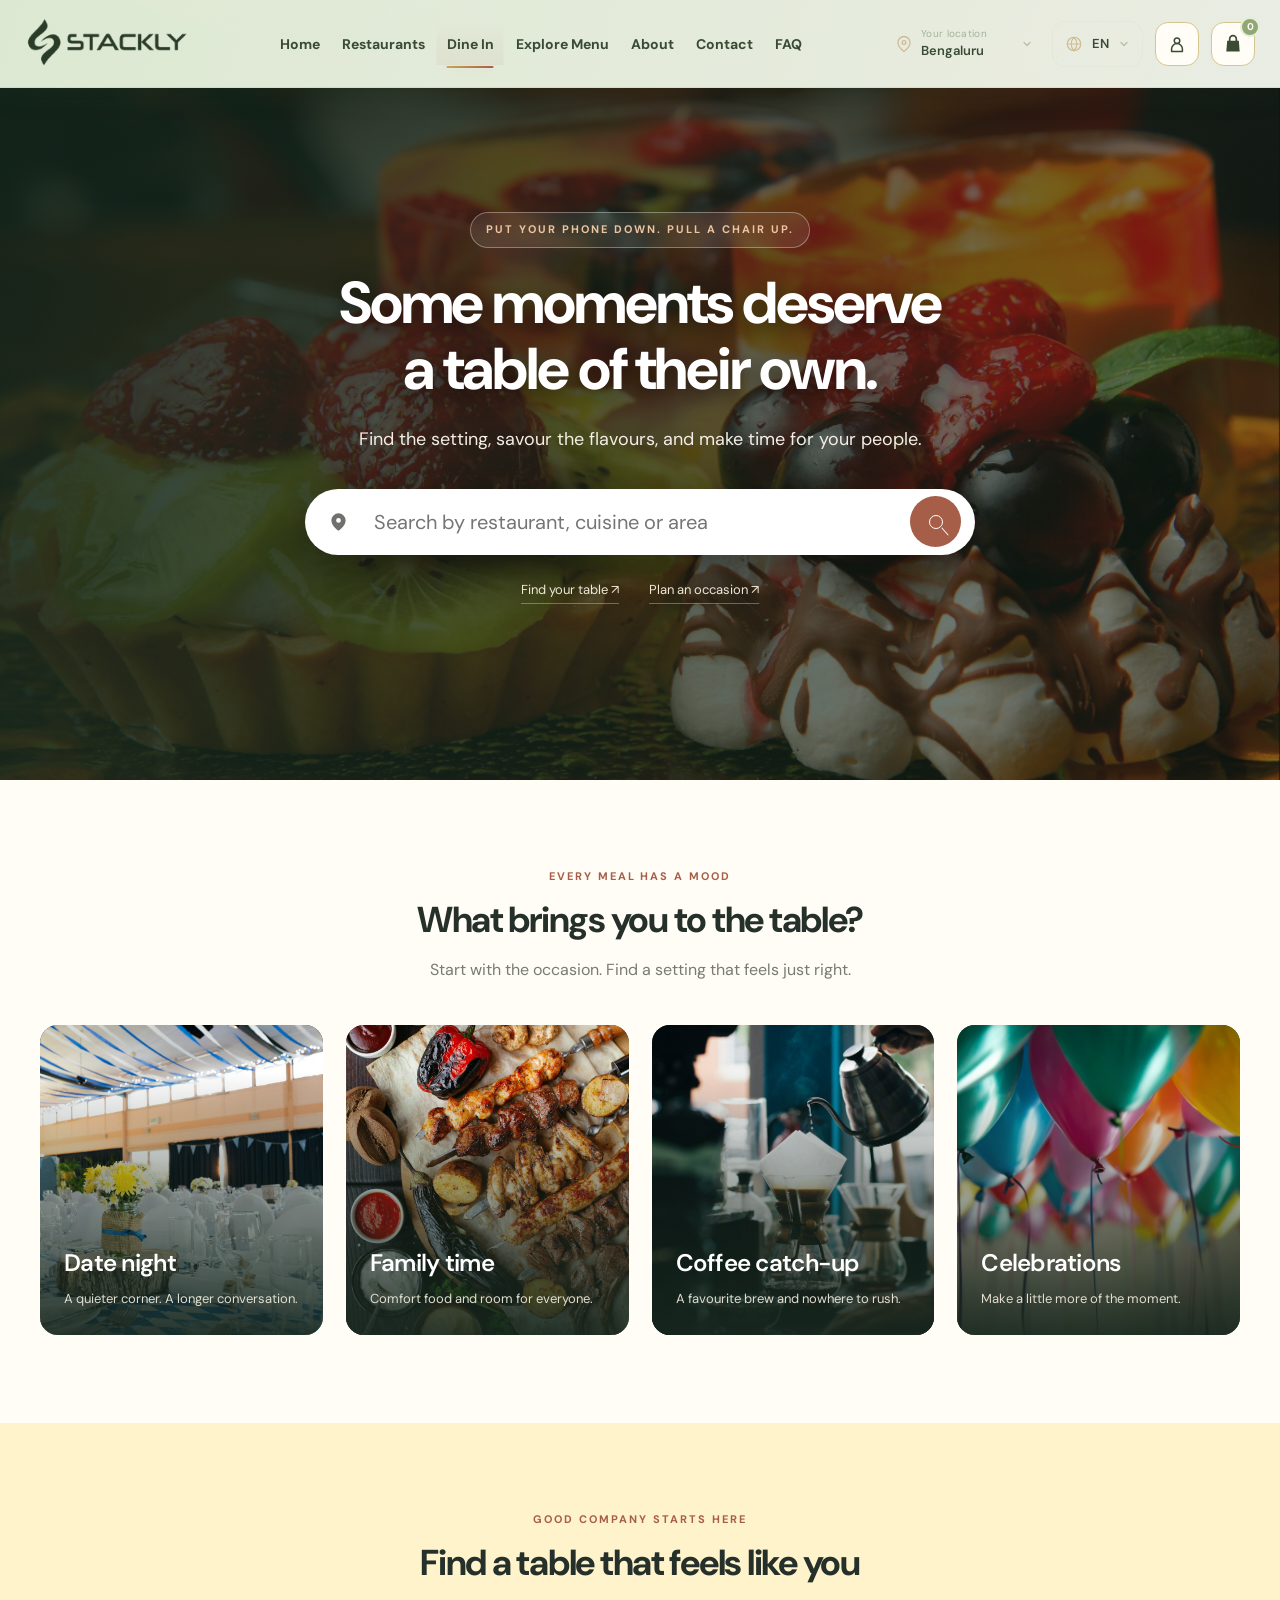
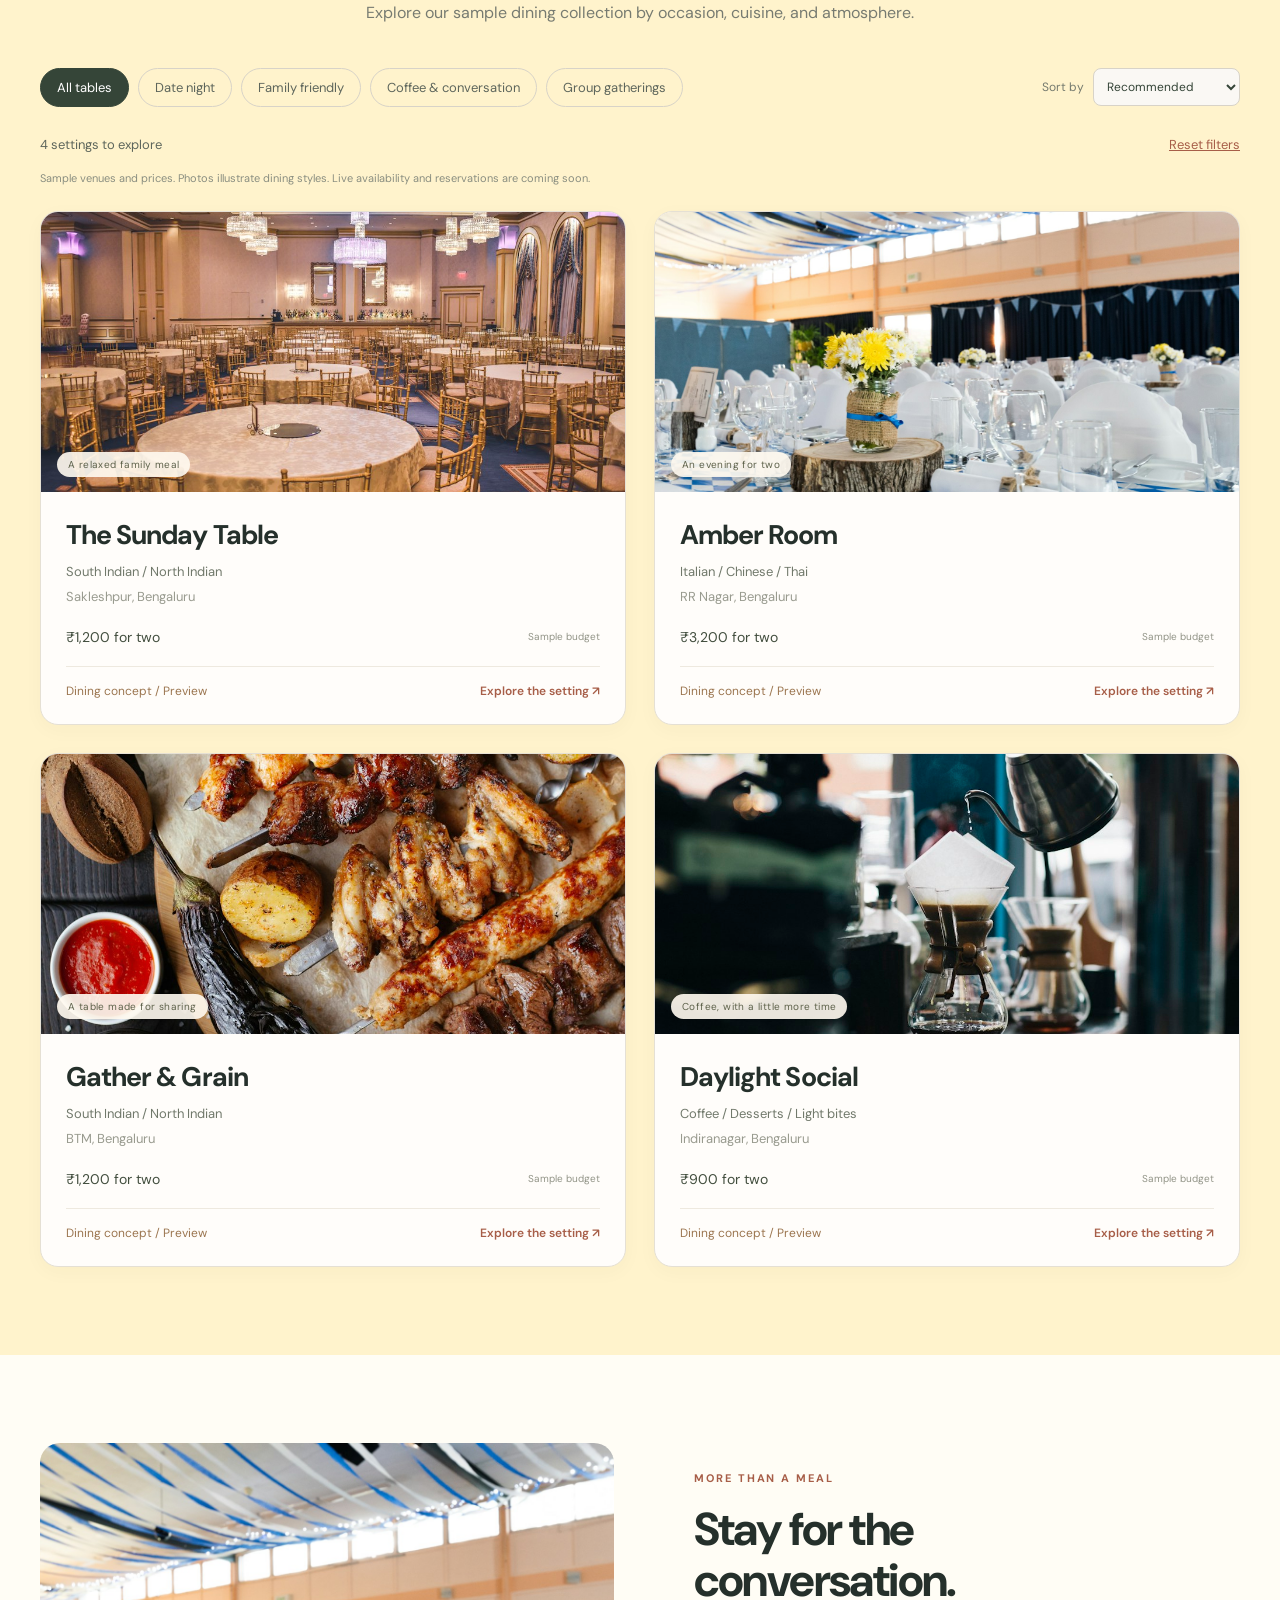
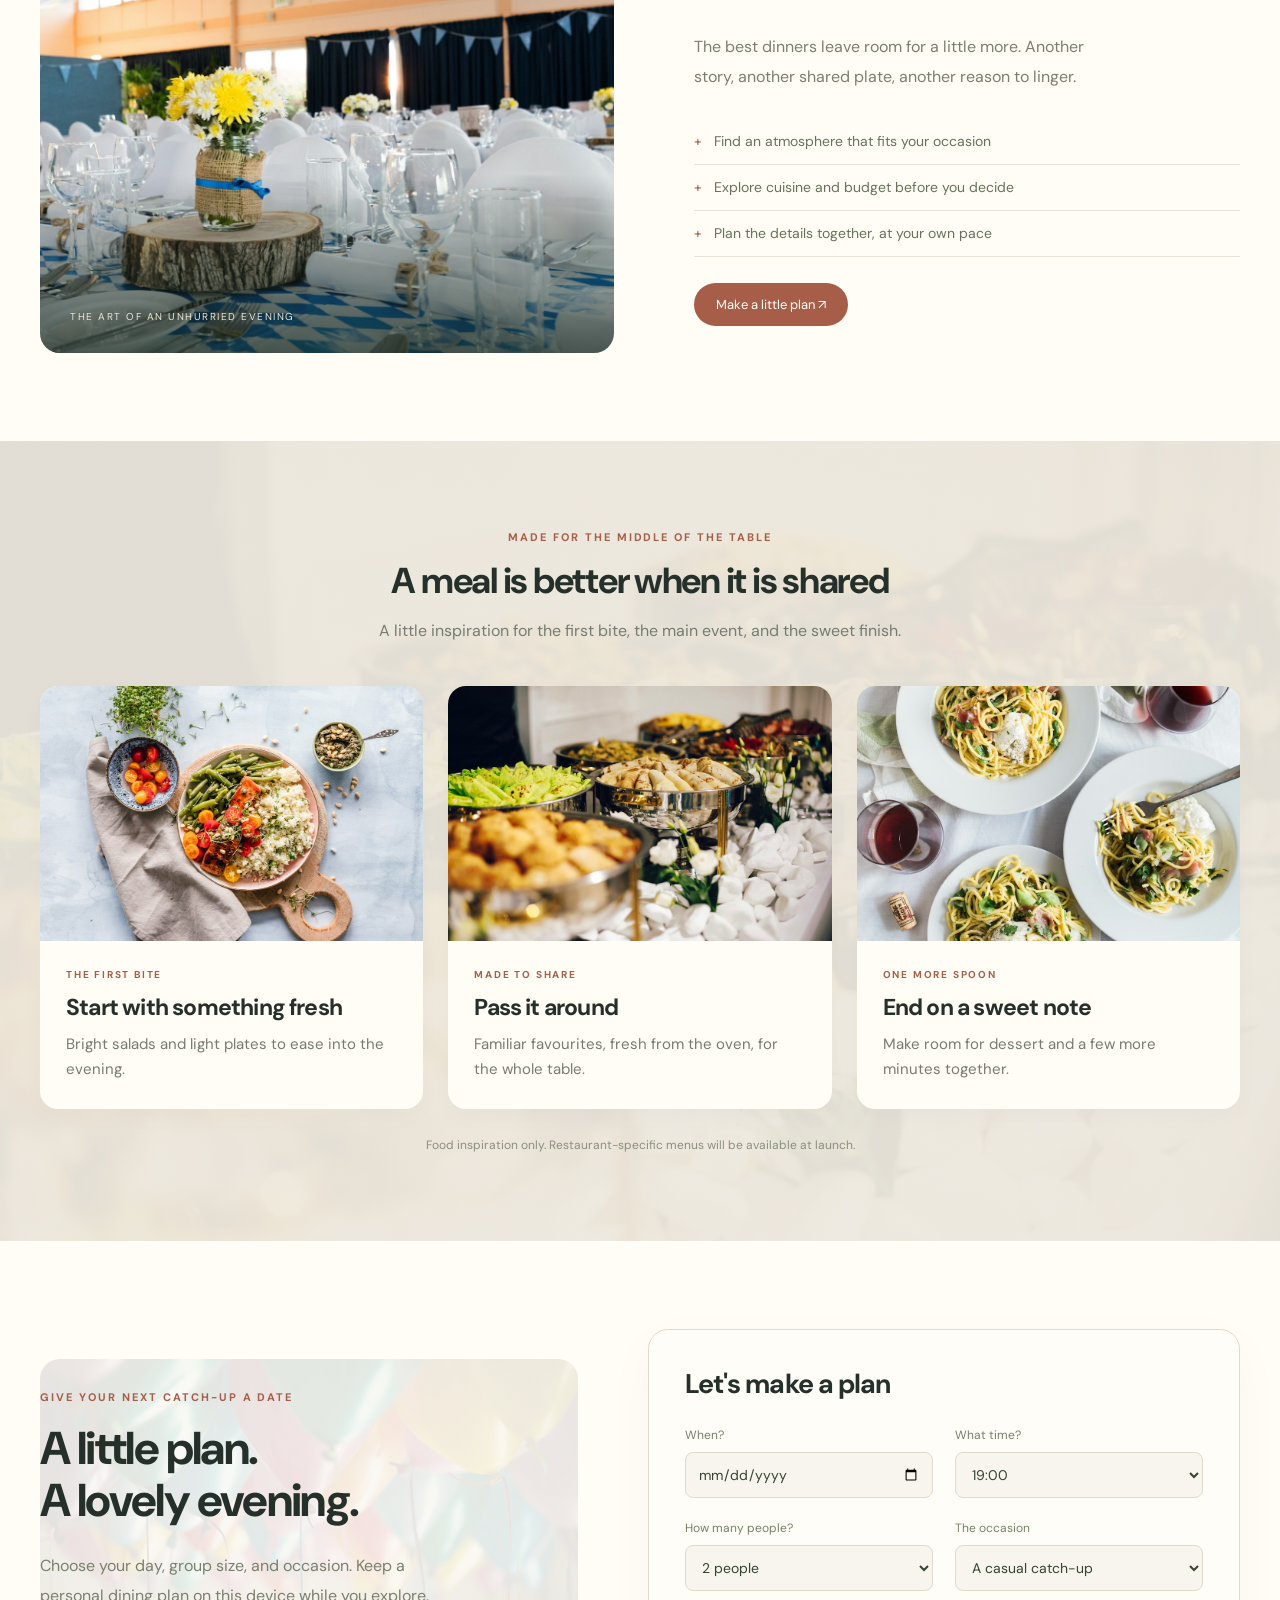
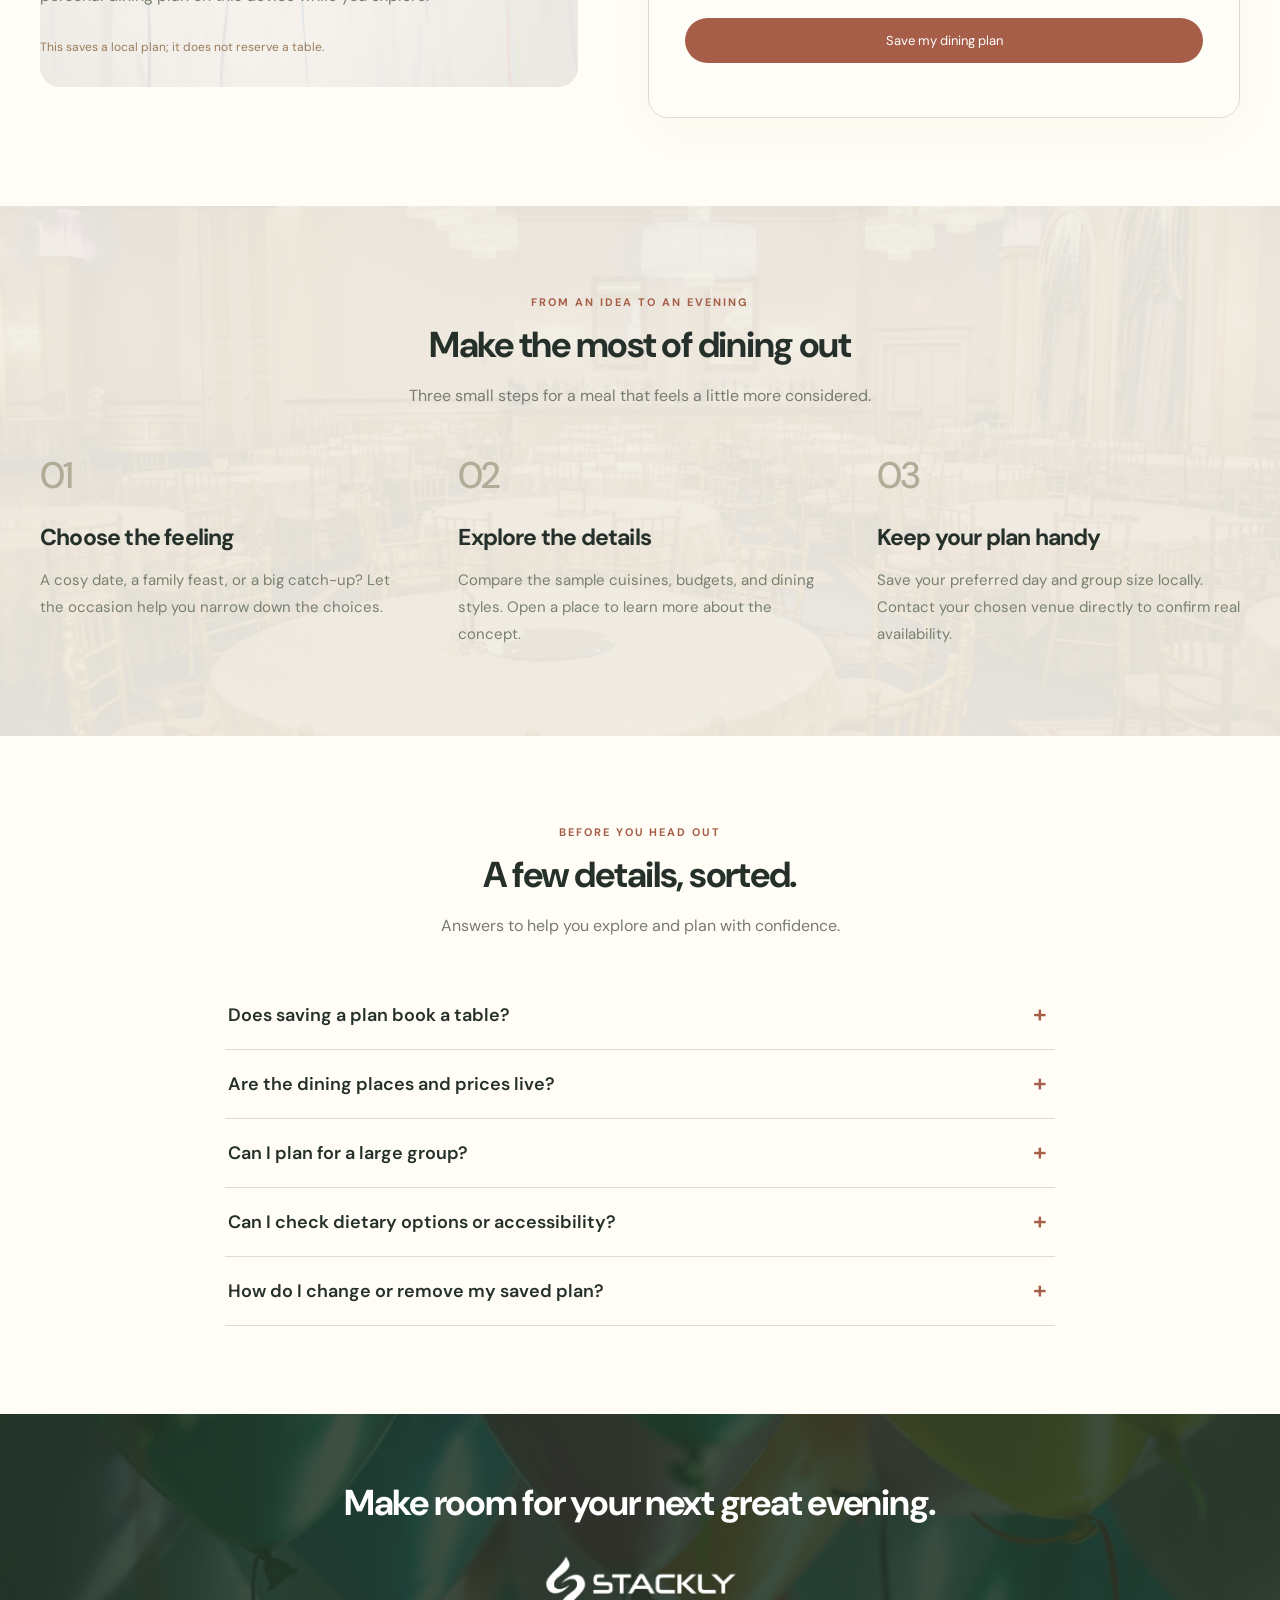
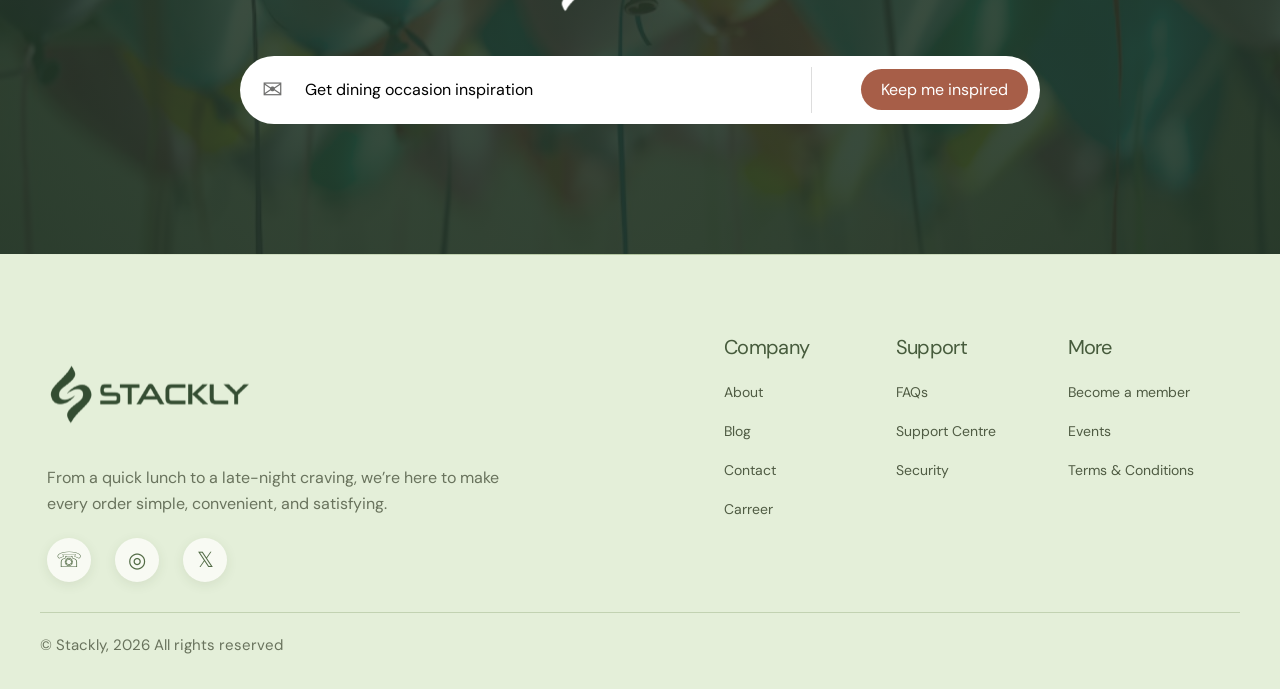
<file: dine-in.html>
<!doctype html><html lang="en"><head><meta charset="UTF-8"><meta name="viewport" content="width=device-width, initial-scale=1.0"><title>Dine In - Stackly</title><meta name="description" content="Find dining inspiration, explore restaurant atmospheres, and plan a meal worth sharing."><link rel="stylesheet" href="styles.css"><link rel="stylesheet" href="restaurants.css"><link rel="stylesheet" href="dine-in.css"><script src="account-store.js?v=dashboard-sync2" defer></script><script src="menu-data.js?v=dishphotos2" defer></script><script src="cart-store.js?v=dashboard1" defer></script><script src="dine-in.js?v=currency2" defer></script><script src="account-nav.js?v=dashboard1" defer></script><link rel="icon" type="image/webp" href="assets/stackly-logo.webp"><link rel="stylesheet" href="motion.css"><script src="motion.js" defer></script><link rel="stylesheet" href="header-motion.css?v=3"><script src="header-motion.js?v=3" defer></script><link rel="stylesheet" href="header-theme.css?v=1"><link rel="stylesheet" href="footer-motion.css?v=1"><script src="footer-motion.js?v=1" defer></script><link rel="stylesheet" href="header-preferences.css?v=3"><script src="language-data.js?v=1" defer></script><script src="header-preferences.js?v=4" defer></script></head><body class="restaurant-page dine-page"><svg class="svg-defs" xmlns="http://www.w3.org/2000/svg"><defs>
    
    <symbol id="pin" viewBox="0 0 24 24"><path fill="currentColor" d="M12 1a9 9 0 0 0-9 9c0 7 9 13 9 13s9-6 9-13a9 9 0 0 0-9-9Zm0 12a3 3 0 1 1 0-6 3 3 0 0 1 0 6Z"/></symbol>
    <symbol id="people" viewBox="0 0 50 40"><g fill="currentColor"><ellipse cx="25" cy="10" rx="8" ry="10"/><path d="M10 36V25l15-8 15 8v11Z"/><ellipse cx="10" cy="11" rx="6" ry="8"/><ellipse cx="40" cy="11" rx="6" ry="8"/><path d="M0 32V23l10-6 6 4-9 5v6Zm50 0V23l-10-6-6 4 9 5v6Z"/></g></symbol>
    <symbol id="building" viewBox="0 0 45 40"><path fill="currentColor" d="M5 2h30v12h5v22h3v3H2v-3h3Z"/><path stroke="#fafafe" stroke-width="4" d="M13 10h4m-4 8h4m-4 8h4m-4 8h4m8 2V21h10v15"/></symbol>
    <symbol id="sign" viewBox="0 0 40 40"><path stroke="currentColor" stroke-width="2" d="M20 1v36m-8 0h17"/><path fill="currentColor" d="M21 4h15l3 5-3 5H21ZM19 18H5l-4 5 4 5h14Z"/></symbol>
  </defs></svg><section class="hero dine-hero" id="home"><header class="header wrap"><a class="brand" href="index.html#home"><img class="brand-logo" src="assets/stackly-logo.webp" alt="STACKLY" width="200" height="104"></a><nav aria-label="Main navigation"><a href="index.html#home">Home</a><a href="restaurants.html">Restaurants</a><a class="active" href="dine-in.html" aria-current="page">Dine In</a><a href="explore-menu.html">Explore Menu</a><a href="about.html">About</a><a href="contact.html">Contact</a><a href="faq.html">FAQ</a></nav><div class="auth header-actions"><label class="header-select location-control"><svg aria-hidden="true"><use href="#pin"/></svg><span class="delivery-location"><span class="delivery-caption">Deliver to</span><select id="location-select" aria-label="Change delivery location"><option value="">Choose location</option><option>Bengaluru</option><option>Mumbai</option><option>Delhi</option><option selected>Chennai</option><option>Hyderabad</option><option>Pune</option></select></span></label><label class="header-select"><svg class="language-icon" viewBox="0 0 24 24" aria-hidden="true"><circle cx="12" cy="12" r="9" fill="none" stroke="currentColor" stroke-width="1.7"/><path d="M3 12h18M12 3c5 5 5 13 0 18-5-5-5-13 0-18Z" fill="none" stroke="currentColor" stroke-width="1.4"/></svg><select id="language-select" aria-label="Select language"><option value="en">EN</option><option value="hi">HI</option><option value="kn">KN</option></select></label><a class="login" href="login.html" aria-label="Login" title="Login"><svg viewBox="0 0 24 24" aria-hidden="true"><circle cx="12" cy="8" r="3.3"/><path d="M5.5 21v-3a6.5 6.5 0 0 1 13 0v3Z"/></svg><span class="control-label">Login</span></a><a class="signup cart-button" id="cart-button" href="cart.html" aria-label="Open cart, 0 items" title="Cart"><svg viewBox="0 0 24 24" aria-hidden="true"><path d="M5 8h14l1 13H4L5 8Z" fill="currentColor"/><path d="M8 9V6a4 4 0 0 1 8 0v3" fill="none" stroke="currentColor" stroke-width="2"/></svg><span class="control-label">Add to Cart</span><span class="cart-count">0</span></a></div></header><div class="hero-content"><span class="eyebrow hero-eyebrow">PUT YOUR PHONE DOWN. PULL A CHAIR UP.</span><h1>Some moments deserve<br>a table of their own.</h1><p>Find the setting, savour the flavours, and make time for your people.</p><form class="search" role="search"><svg aria-hidden="true"><use href="#pin"/></svg><input type="search" aria-label="Search dining places" placeholder="Search by restaurant, cuisine or area"><button aria-label="Find dining places"><span class="search-icon"></span></button></form><div class="hero-shortcuts"><a href="#restaurants">Find your table &#8599;</a><a href="#plan">Plan an occasion &#8599;</a></div></div></section><main><section class="wrap section-space" id="occasions"><div class="section-heading reveal"><span class="eyebrow">EVERY MEAL HAS A MOOD</span><h2>What brings you to the table?</h2><p>Start with the occasion. Find a setting that feels just right.</p></div><div class="dining-moods"><button class="mood-card reveal" data-mood="date"><img src="assets/dine-in/dining.jpg" alt="Date night dining inspiration" width="600" height="500" loading="lazy"><div><span>Date night</span><p>A quieter corner. A longer conversation.</p></div></button><button class="mood-card reveal" data-mood="family"><img src="assets/dine-in/indian.jpg" alt="Family time dining inspiration" width="600" height="500" loading="lazy"><div><span>Family time</span><p>Comfort food and room for everyone.</p></div></button><button class="mood-card reveal" data-mood="cafe"><img src="assets/dine-in/cafe.jpg" alt="Coffee catch-up dining inspiration" width="600" height="500" loading="lazy"><div><span>Coffee catch-up</span><p>A favourite brew and nowhere to rush.</p></div></button><button class="mood-card reveal" data-mood="group"><img src="assets/dine-in/friends.jpg" alt="Celebrations dining inspiration" width="600" height="500" loading="lazy"><div><span>Celebrations</span><p>Make a little more of the moment.</p></div></button></div></section><section class="directory-section section-space" id="restaurants"><div class="wrap"><div class="section-heading reveal"><span class="eyebrow">GOOD COMPANY STARTS HERE</span><h2>Find a table that feels like you</h2><p>Explore our sample dining collection by occasion, cuisine, and atmosphere.</p></div><div class="directory-toolbar"><div class="directory-filters" role="group" aria-label="Filter dining places"><button class="selected" data-filter="all" aria-pressed="true">All tables</button><button data-filter="date" aria-pressed="false">Date night</button><button data-filter="family" aria-pressed="false">Family friendly</button><button data-filter="cafe" aria-pressed="false">Coffee &amp; conversation</button><button data-filter="group" aria-pressed="false">Group gatherings</button></div><label class="sort-label">Sort by <select id="dining-sort"><option value="recommended">Recommended</option><option value="price">Budget: low to high</option></select></label></div><div class="results-bar"><p id="results-count" role="status"></p><button id="reset-dining" class="clear-filters">Reset filters</button></div><p class="sample-note">Sample venues and prices. Photos illustrate dining styles. Live availability and reservations are coming soon.</p><div class="directory-grid" id="dining-grid"></div><div class="empty-results" hidden><h3>A different mood, perhaps?</h3><p>Try another search or reset the filters to discover all tables.</p></div></div></section><section class="wrap section-space dining-spotlight"><div class="spotlight-image reveal"><img src="assets/dine-in/dining.jpg" width="1000" height="1000" loading="lazy" alt="Carefully presented plates in an intimate restaurant setting"><span>THE ART OF AN UNHURRIED EVENING</span></div><div class="spotlight-copy reveal"><span class="eyebrow">MORE THAN A MEAL</span><h2>Stay for the<br>conversation.</h2><p>The best dinners leave room for a little more. Another story, another shared plate, another reason to linger.</p><ul><li>Find an atmosphere that fits your occasion</li><li>Explore cuisine and budget before you decide</li><li>Plan the details together, at your own pace</li></ul><a class="solid-link" href="#plan">Make a little plan &#8599;</a></div></section><section class="dining-food section-space"><div class="wrap"><div class="section-heading reveal"><span class="eyebrow">MADE FOR THE MIDDLE OF THE TABLE</span><h2>A meal is better when it is shared</h2><p>A little inspiration for the first bite, the main event, and the sweet finish.</p></div><div class="dish-grid"><article class="dish-card reveal"><div class="dish-photo"><img src="assets/dine-in/salad.jpg" width="600" height="440" loading="lazy" alt="Start with something fresh"></div><div class="dish-copy"><span class="eyebrow">THE FIRST BITE</span><h3>Start with something fresh</h3><p>Bright salads and light plates to ease into the evening.</p></div></article><article class="dish-card reveal"><div class="dish-photo"><img src="assets/dine-in/pizza.jpg" width="600" height="440" loading="lazy" alt="Pass it around"></div><div class="dish-copy"><span class="eyebrow">MADE TO SHARE</span><h3>Pass it around</h3><p>Familiar favourites, fresh from the oven, for the whole table.</p></div></article><article class="dish-card reveal"><div class="dish-photo"><img src="assets/dine-in/dessert.jpg" width="600" height="440" loading="lazy" alt="End on a sweet note"></div><div class="dish-copy"><span class="eyebrow">ONE MORE SPOON</span><h3>End on a sweet note</h3><p>Make room for dessert and a few more minutes together.</p></div></article></div><p class="food-note">Food inspiration only. Restaurant-specific menus will be available at launch.</p></div></section><section class="wrap section-space dining-planner" id="plan"><div class="planner-intro reveal"><span class="eyebrow">GIVE YOUR NEXT CATCH-UP A DATE</span><h2>A little plan.<br>A lovely evening.</h2><p>Choose your day, group size, and occasion. Keep a personal dining plan on this device while you explore.</p><span class="planner-disclaimer">This saves a local plan; it does not reserve a table.</span></div><form id="dining-plan" class="planner-form reveal"><h3>Let's make a plan</h3><div class="planner-fields"><label>When?<input id="plan-date" name="date" type="date" required></label><label>What time?<select name="time"><option>12:00</option><option>13:00</option><option>18:00</option><option selected>19:00</option><option>20:00</option><option>21:00</option></select></label><label>How many people?<select name="guests"><option>2 people</option><option>3 people</option><option>4 people</option><option>5-6 people</option><option>7 or more</option></select></label><label>The occasion<select name="occasion"><option>A casual catch-up</option>Date night</option>Family meal</option><option>Family meal</option><option>A celebration</option></select></label></div><button class="solid-link" type="submit">Save my dining plan</button><p class="plan-status" role="status"></p></form></section><section class="how-section section-space"><div class="wrap"><div class="section-heading reveal"><span class="eyebrow">FROM AN IDEA TO AN EVENING</span><h2>Make the most of dining out</h2><p>Three small steps for a meal that feels a little more considered.</p></div><div class="steps-grid"><article class="step reveal"><span>01</span><h3>Choose the feeling</h3><p>A cosy date, a family feast, or a big catch-up? Let the occasion help you narrow down the choices.</p></article><article class="step reveal"><span>02</span><h3>Explore the details</h3><p>Compare the sample cuisines, budgets, and dining styles. Open a place to learn more about the concept.</p></article><article class="step reveal"><span>03</span><h3>Keep your plan handy</h3><p>Save your preferred day and group size locally. Contact your chosen venue directly to confirm real availability.</p></article></div></div></section><section class="wrap section-space faq-section" id="faq"><div class="section-heading reveal"><span class="eyebrow">BEFORE YOU HEAD OUT</span><h2>A few details, sorted.</h2><p>Answers to help you explore and plan with confidence.</p></div><div class="faq-list reveal"><details><summary>Does saving a plan book a table?</summary><p>No. Your plan is stored only in this browser. It does not check availability, contact a venue, take payment, or create a reservation.</p></details><details><summary>Are the dining places and prices live?</summary><p>This collection uses sample listings and illustrative venue photography. Prices and dining descriptions are examples, not verified venue information.</p></details><details><summary>Can I plan for a large group?</summary><p>Select 7 or more in the planner and choose a celebration or family occasion. Confirm seating, menus, accessibility, and any deposit directly with your chosen venue.</p></details><details><summary>Can I check dietary options or accessibility?</summary><p>Live venue menus, allergen information, and accessibility details are not connected yet. Confirm any specific requirement directly with the venue before visiting.</p></details><details><summary>How do I change or remove my saved plan?</summary><p>Change the form and save again to replace your plan. After a plan is saved, use Clear saved plan to remove it from this browser.</p></details></div></section></main><section class="newsletter"><h2 class="reveal">Make room for your next great evening.</h2><img class="large-brand brand-logo reveal" src="assets/stackly-logo.webp" alt="STACKLY" width="240" height="125"><form class="subscribe reveal"><span aria-hidden="true">✉</span><input type="email" required aria-label="Email address" placeholder="Get dining occasion inspiration"><button>Keep me inspired</button></form><p class="newsletter-status" role="status"></p></section><footer id="contact"><div class="footer-inner wrap"><div class="footer-about"><a href="index.html#home" class="brand"><img class="brand-logo" src="assets/stackly-logo.webp" alt="STACKLY" width="200" height="104"></a><p>From a quick lunch to a late-night craving, we’re here to make<br class="desktop-break"> every order simple, convenient, and satisfying.</p><div class="socials"><a href="https://wa.me/" aria-label="WhatsApp">☏</a><a href="https://www.instagram.com/" aria-label="Instagram">◎</a><a href="https://x.com/" aria-label="X">𝕏</a></div></div><div class="footer-links"><div><h3>Company</h3><a href="about.html">About</a><button data-info="Blog">Blog</button><a href="contact.html">Contact</a><button data-info="Career">Carreer</button></div><div><h3>Support</h3><a href="faq.html">FAQs</a><button data-info="Support Centre">Support Centre</button><button data-info="Security">Security</button></div><div><h3>More</h3><button data-auth="Sign Up">Become a member</button><button data-info="Events">Events</button><button data-info="Terms & Conditions">Terms & Conditions</button></div></div><div class="footer-divider" aria-hidden="true"></div><p class="copyright">© Stackly, 2026 All rights reserved</p></div></footer><dialog id="modal"><button class="close" aria-label="Close dialog">&times;</button><div id="modal-content"></div></dialog><div class="toast" role="status"></div></body></html>
</file>
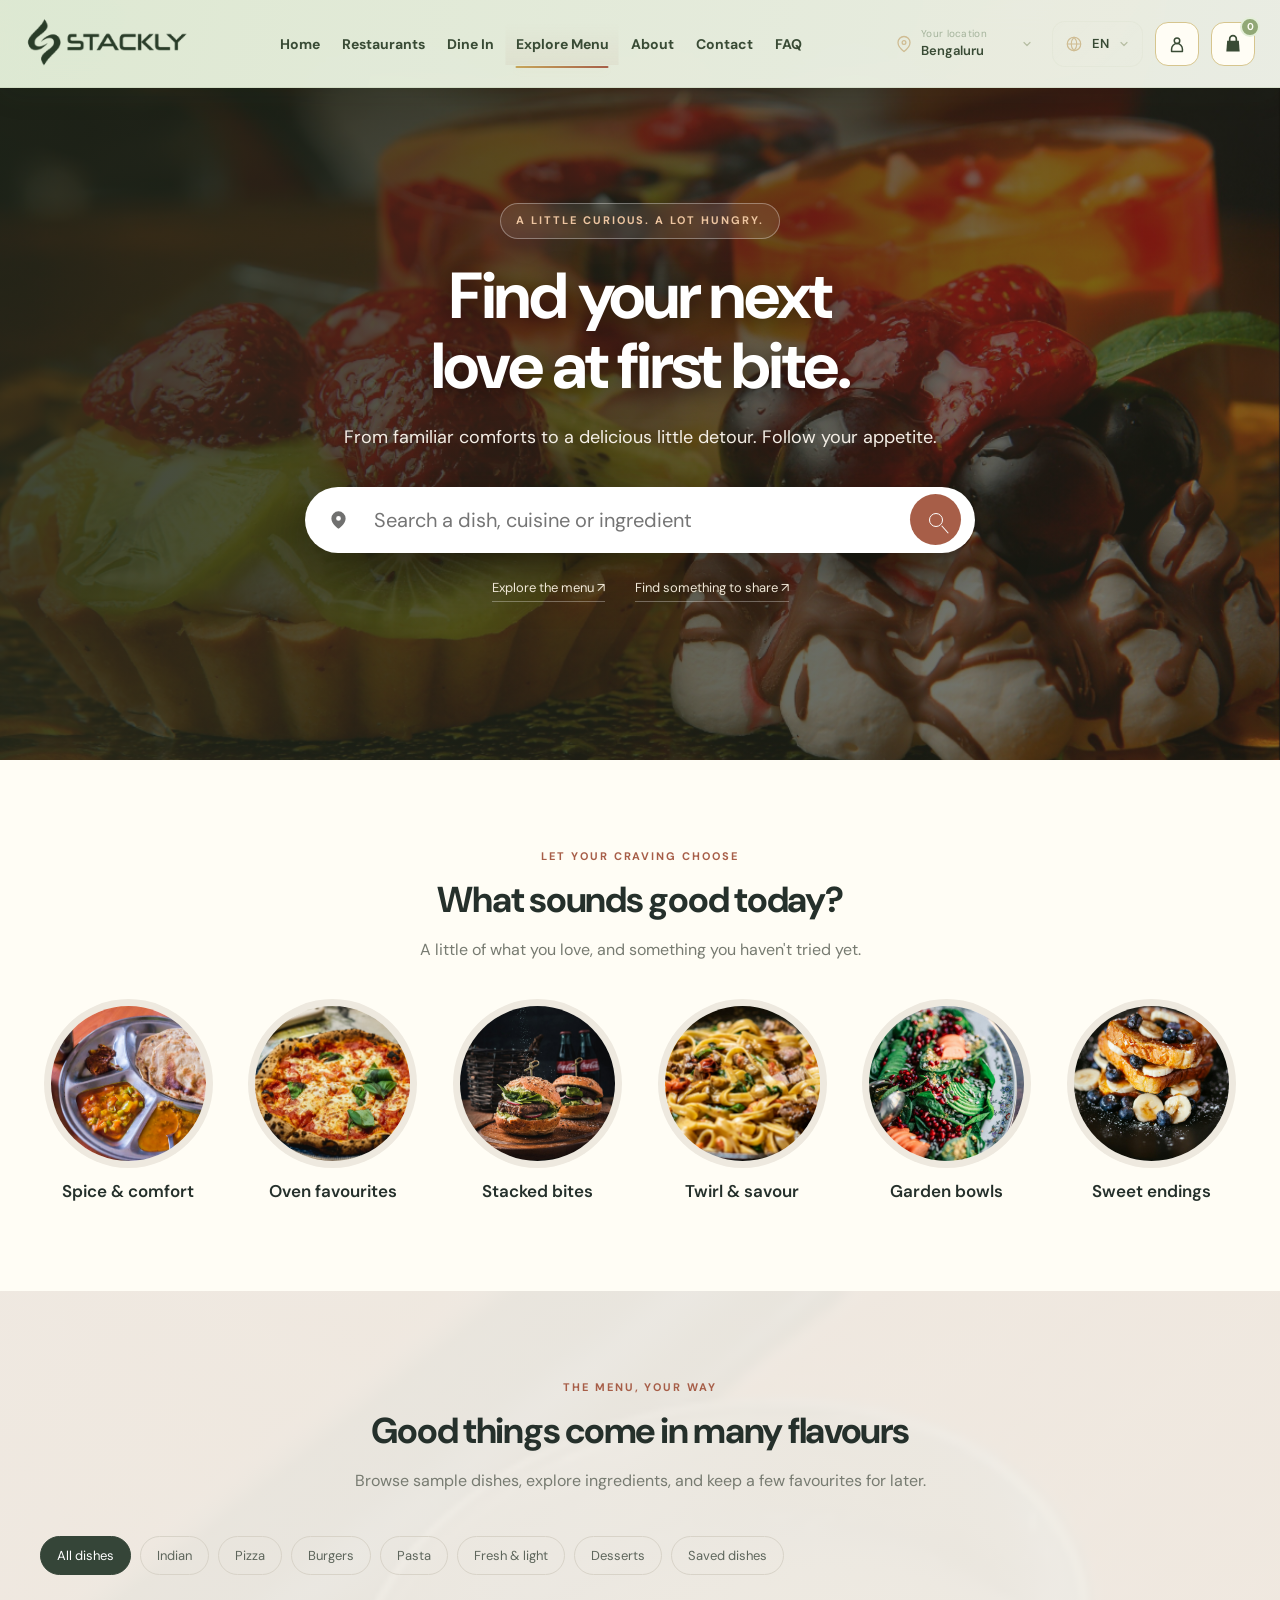
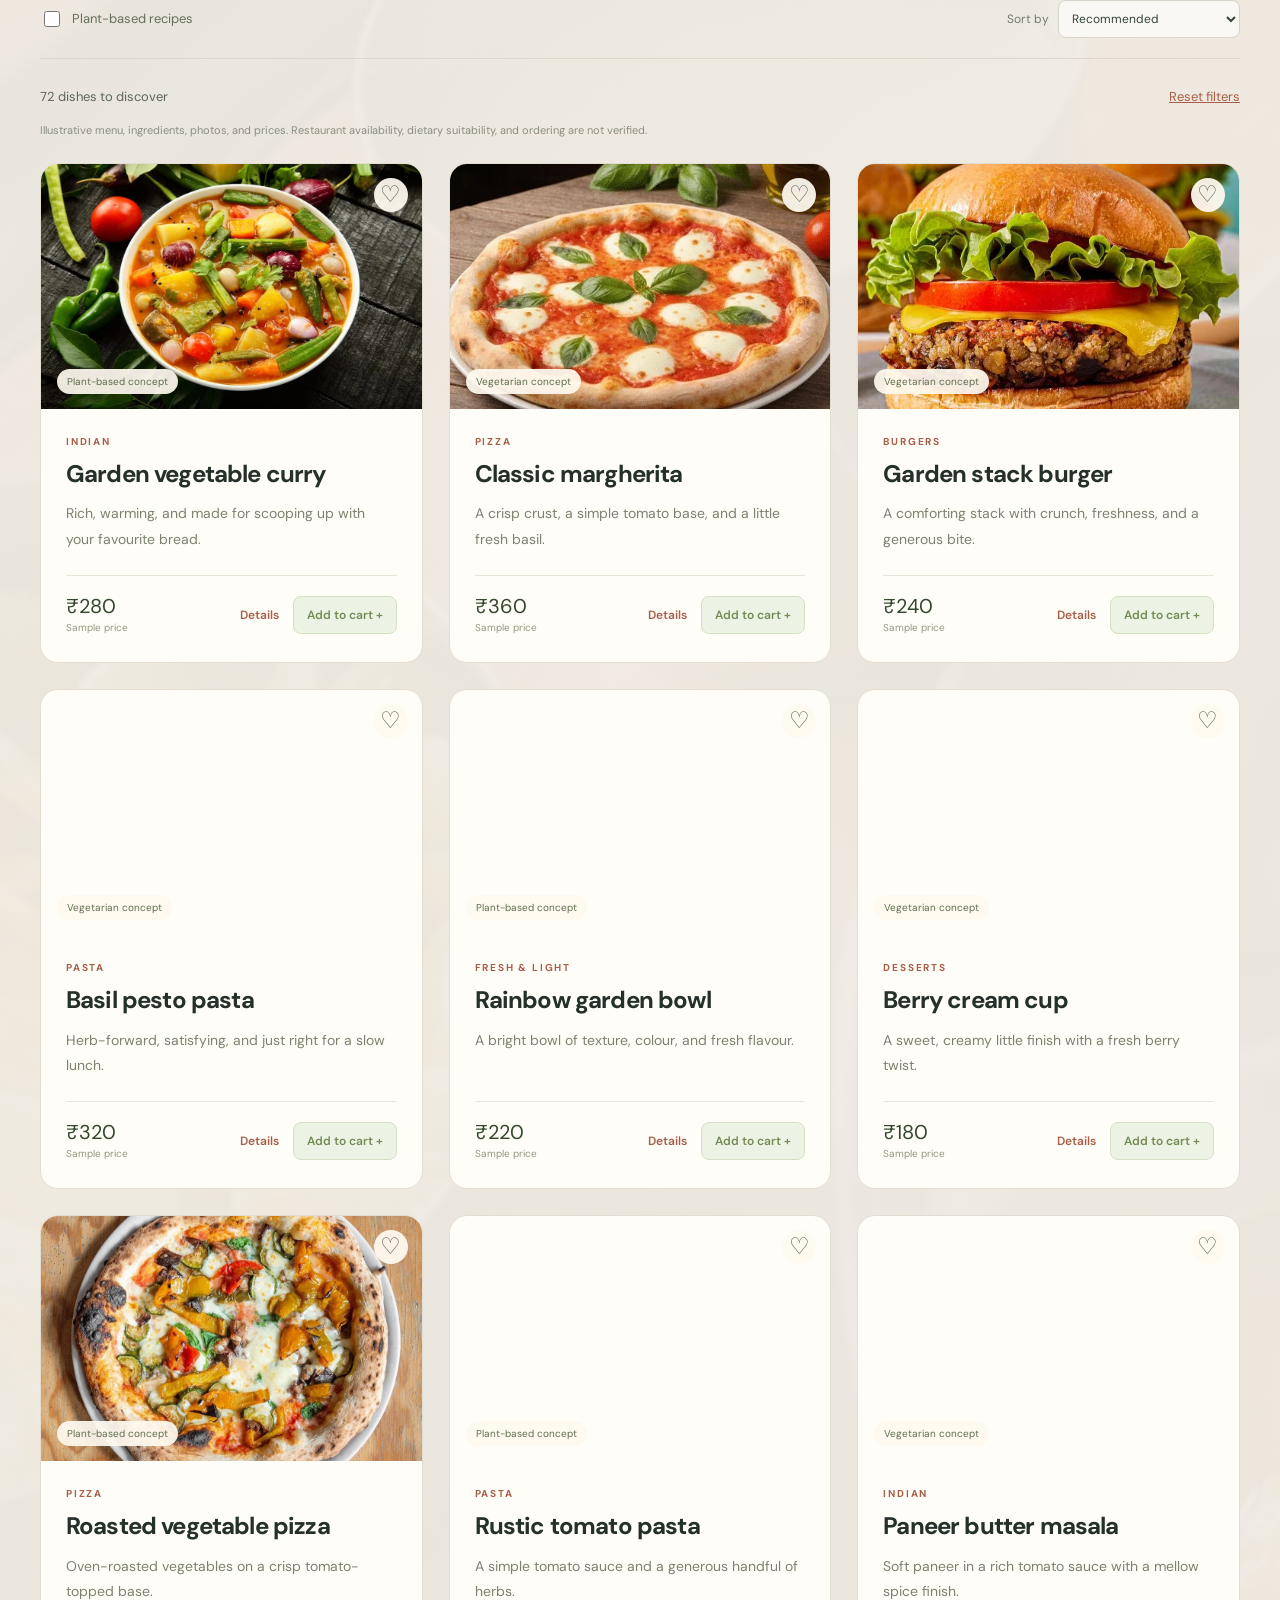
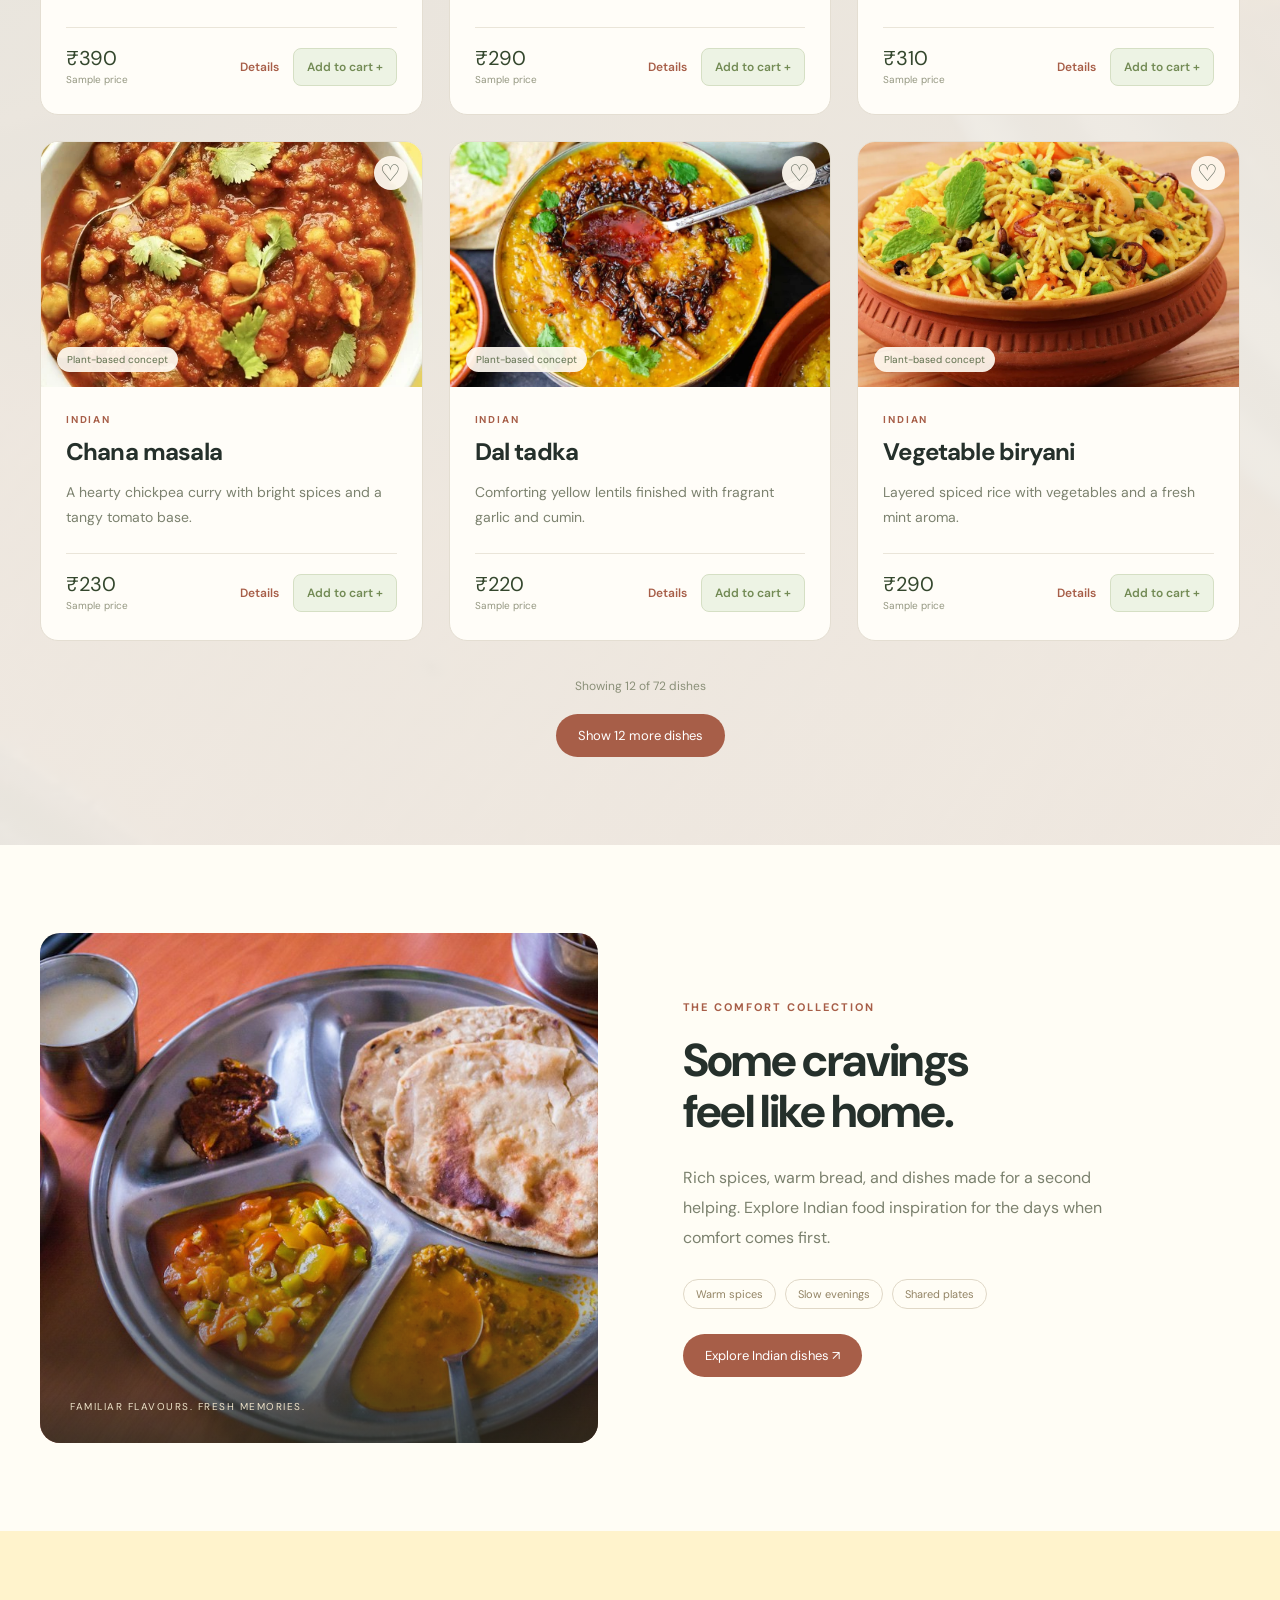
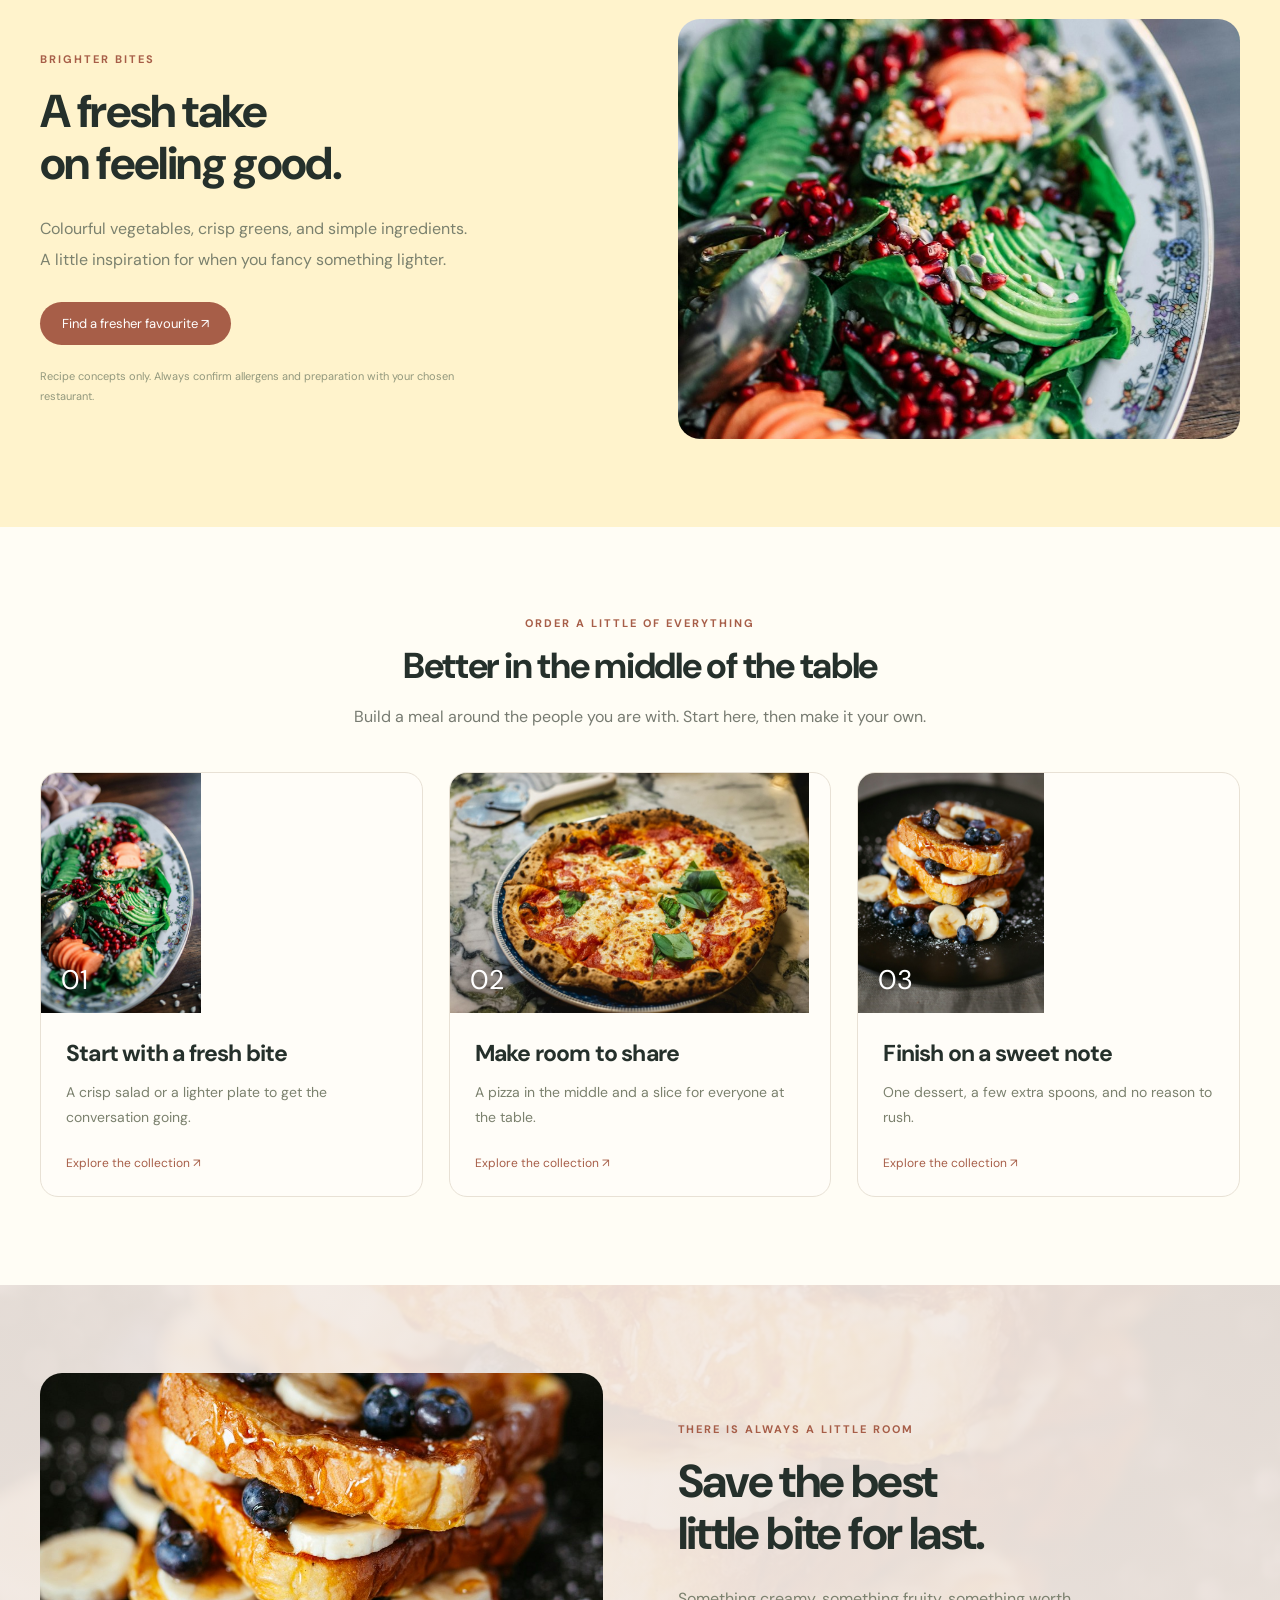
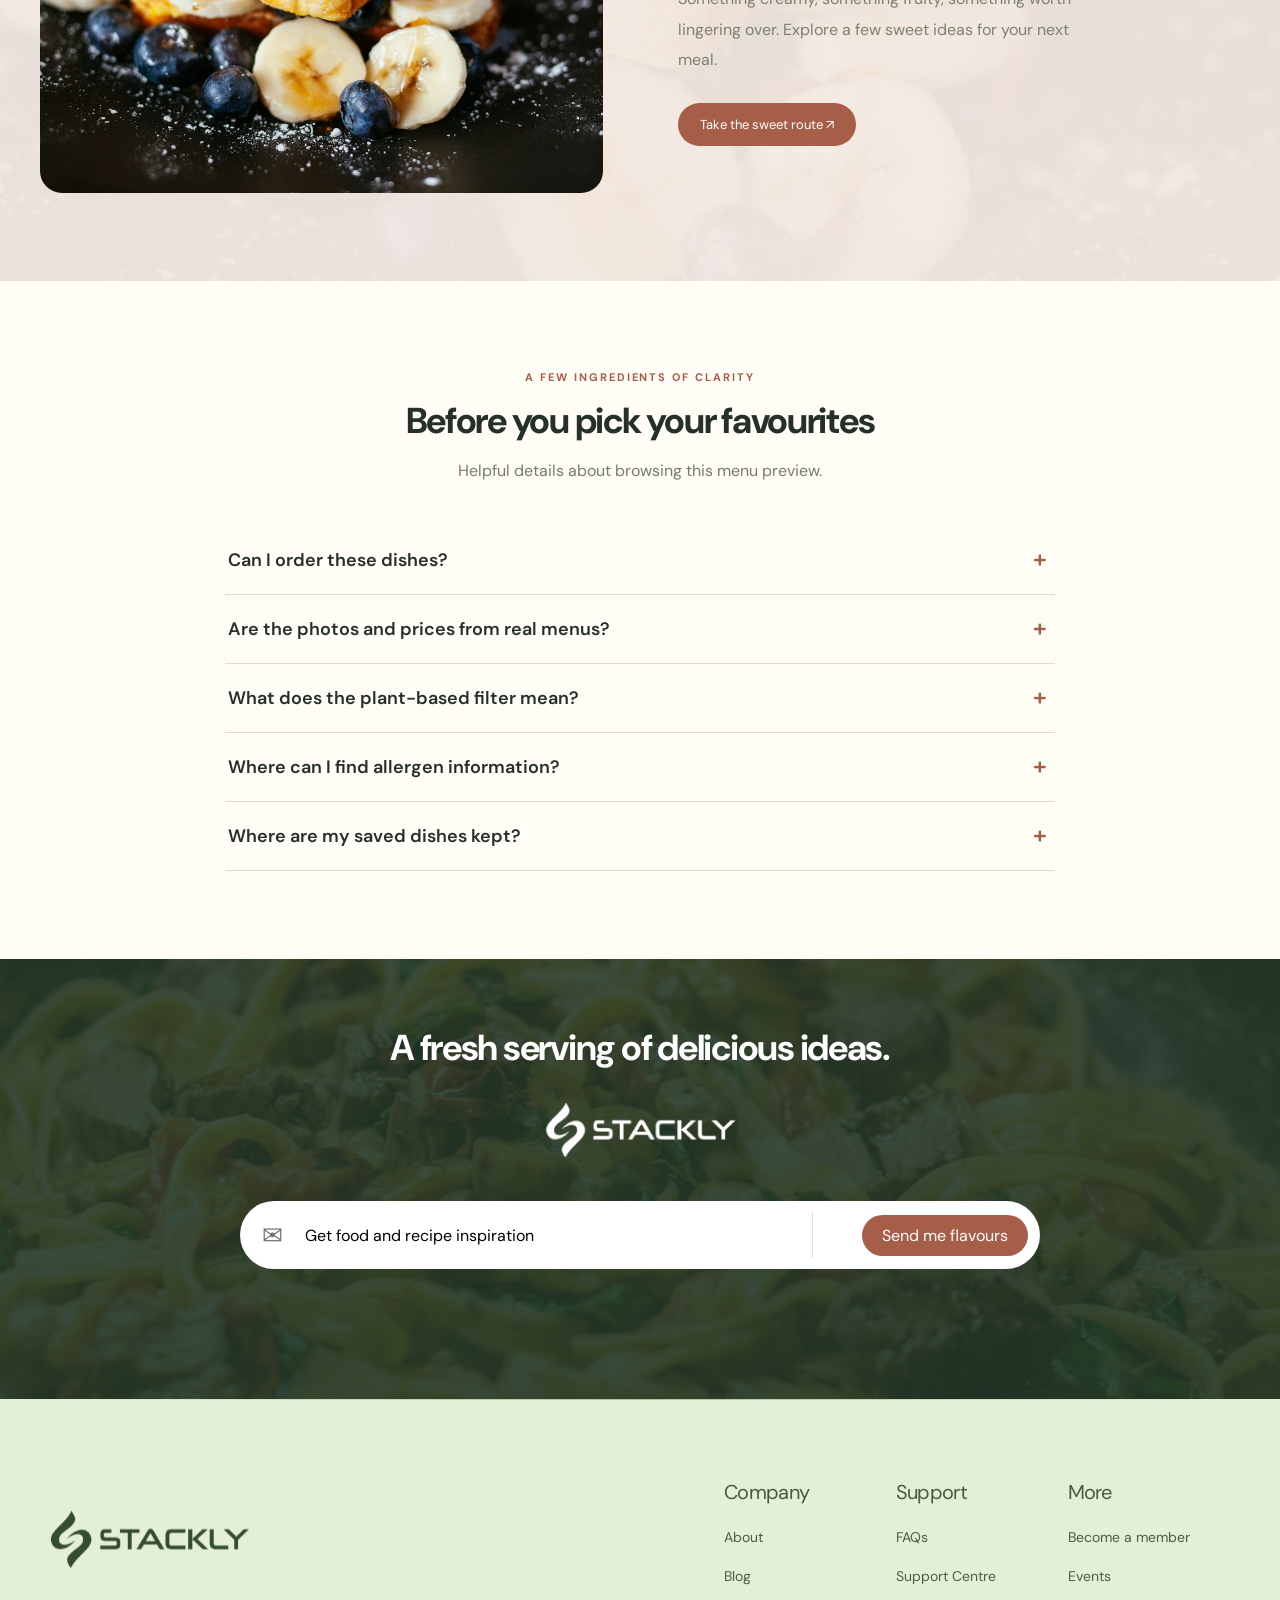
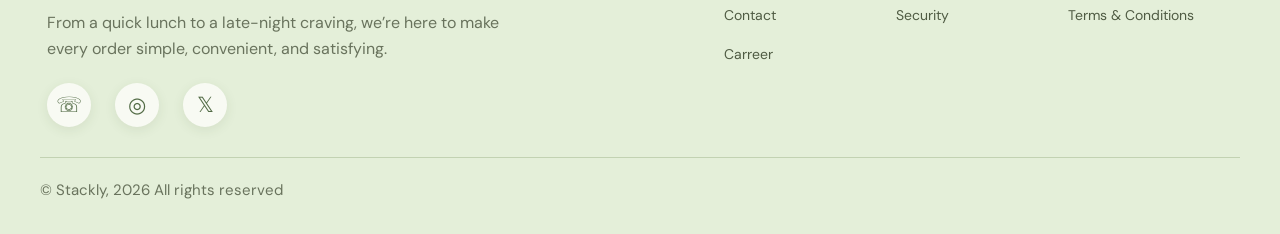
<file: explore-menu.html>
<!doctype html><html lang="en"><head><meta charset="UTF-8"><meta name="viewport" content="width=device-width, initial-scale=1.0"><title>Explore Menu - Stackly</title><meta name="description" content="Explore food inspiration, browse sample dishes, and save a few favourites for your next meal."><link rel="stylesheet" href="styles.css"><link rel="stylesheet" href="restaurants.css"><link rel="stylesheet" href="explore-menu.css?v=menuadd2"><script src="account-store.js?v=dashboard-sync2" defer></script><script src="menu-data.js?v=dishphotos2" defer></script><script src="cart-store.js?v=dashboard1" defer></script><script src="explore-menu.js?v=dashboard1" defer></script><script src="account-nav.js?v=dashboard1" defer></script><link rel="icon" type="image/webp" href="assets/stackly-logo.webp"><link rel="stylesheet" href="motion.css"><script src="motion.js" defer></script><link rel="stylesheet" href="header-motion.css?v=3"><script src="header-motion.js?v=3" defer></script><link rel="stylesheet" href="header-theme.css?v=1"><link rel="stylesheet" href="footer-motion.css?v=1"><script src="footer-motion.js?v=1" defer></script><link rel="stylesheet" href="header-preferences.css?v=3"><script src="language-data.js?v=1" defer></script><script src="header-preferences.js?v=4" defer></script><script src="menu-cart.js?v=2" defer></script></head><body class="restaurant-page menu-page"><svg class="svg-defs" xmlns="http://www.w3.org/2000/svg"><defs>
    
    <symbol id="pin" viewBox="0 0 24 24"><path fill="currentColor" d="M12 1a9 9 0 0 0-9 9c0 7 9 13 9 13s9-6 9-13a9 9 0 0 0-9-9Zm0 12a3 3 0 1 1 0-6 3 3 0 0 1 0 6Z"/></symbol>
    <symbol id="people" viewBox="0 0 50 40"><g fill="currentColor"><ellipse cx="25" cy="10" rx="8" ry="10"/><path d="M10 36V25l15-8 15 8v11Z"/><ellipse cx="10" cy="11" rx="6" ry="8"/><ellipse cx="40" cy="11" rx="6" ry="8"/><path d="M0 32V23l10-6 6 4-9 5v6Zm50 0V23l-10-6-6 4 9 5v6Z"/></g></symbol>
    <symbol id="building" viewBox="0 0 45 40"><path fill="currentColor" d="M5 2h30v12h5v22h3v3H2v-3h3Z"/><path stroke="#fafafe" stroke-width="4" d="M13 10h4m-4 8h4m-4 8h4m-4 8h4m8 2V21h10v15"/></symbol>
    <symbol id="sign" viewBox="0 0 40 40"><path stroke="currentColor" stroke-width="2" d="M20 1v36m-8 0h17"/><path fill="currentColor" d="M21 4h15l3 5-3 5H21ZM19 18H5l-4 5 4 5h14Z"/></symbol>
  </defs></svg><section class="hero menu-hero" id="home"><header class="header wrap"><a class="brand" href="index.html#home"><img class="brand-logo" src="assets/stackly-logo.webp" alt="STACKLY" width="200" height="104"></a><nav aria-label="Main navigation"><a href="index.html#home">Home</a><a href="restaurants.html">Restaurants</a><a href="dine-in.html">Dine In</a><a class="active" href="explore-menu.html" aria-current="page">Explore Menu</a><a href="about.html">About</a><a href="contact.html">Contact</a><a href="faq.html">FAQ</a></nav><div class="auth header-actions"><label class="header-select location-control"><svg aria-hidden="true"><use href="#pin"/></svg><span class="delivery-location"><span class="delivery-caption">Deliver to</span><select id="location-select" aria-label="Change delivery location"><option value="">Choose location</option><option>Bengaluru</option><option>Mumbai</option><option>Delhi</option><option selected>Chennai</option><option>Hyderabad</option><option>Pune</option></select></span></label><label class="header-select"><svg class="language-icon" viewBox="0 0 24 24" aria-hidden="true"><circle cx="12" cy="12" r="9" fill="none" stroke="currentColor" stroke-width="1.7"/><path d="M3 12h18M12 3c5 5 5 13 0 18-5-5-5-13 0-18Z" fill="none" stroke="currentColor" stroke-width="1.4"/></svg><select id="language-select" aria-label="Select language"><option value="en">EN</option><option value="hi">HI</option><option value="kn">KN</option></select></label><a class="login" href="login.html" aria-label="Login" title="Login"><svg viewBox="0 0 24 24" aria-hidden="true"><circle cx="12" cy="8" r="3.3"/><path d="M5.5 21v-3a6.5 6.5 0 0 1 13 0v3Z"/></svg><span class="control-label">Login</span></a><a class="signup cart-button" id="cart-button" href="cart.html" aria-label="Open cart, 0 items" title="Cart"><svg viewBox="0 0 24 24" aria-hidden="true"><path d="M5 8h14l1 13H4L5 8Z" fill="currentColor"/><path d="M8 9V6a4 4 0 0 1 8 0v3" fill="none" stroke="currentColor" stroke-width="2"/></svg><span class="control-label">Add to Cart</span><span class="cart-count">0</span></a></div></header><div class="hero-content"><span class="eyebrow hero-eyebrow">A LITTLE CURIOUS. A LOT HUNGRY.</span><h1>Find your next<br>love at first bite.</h1><p>From familiar comforts to a delicious little detour. Follow your appetite.</p><form class="search" role="search"><svg aria-hidden="true"><use href="#pin"/></svg><input type="search" aria-label="Search dishes or ingredients" placeholder="Search a dish, cuisine or ingredient"><button aria-label="Explore dishes"><span class="search-icon"></span></button></form><div class="hero-shortcuts"><a href="#menu">Explore the menu &#8599;</a><a href="#sharing">Find something to share &#8599;</a></div></div></section><main><section class="wrap section-space" id="categories"><div class="section-heading reveal"><span class="eyebrow">LET YOUR CRAVING CHOOSE</span><h2>What sounds good today?</h2><p>A little of what you love, and something you haven't tried yet.</p></div><div class="category-grid"><button class="category reveal" data-category="indian"><img src="assets/explore-menu/indian.jpg" width="180" height="180" loading="lazy" alt="Indian food inspiration"><span>Spice & comfort</span></button><button class="category reveal" data-category="pizza"><img src="assets/explore-menu/pizza.jpg" width="180" height="180" loading="lazy" alt="Pizza food inspiration"><span>Oven favourites</span></button><button class="category reveal" data-category="burgers"><img src="assets/explore-menu/burger.jpg" width="180" height="180" loading="lazy" alt="Burgers food inspiration"><span>Stacked bites</span></button><button class="category reveal" data-category="pasta"><img src="assets/explore-menu/pasta.jpg" width="180" height="180" loading="lazy" alt="Pasta food inspiration"><span>Twirl & savour</span></button><button class="category reveal" data-category="fresh"><img src="assets/explore-menu/salad.jpg" width="180" height="180" loading="lazy" alt="Fresh & light food inspiration"><span>Garden bowls</span></button><button class="category reveal" data-category="desserts"><img src="assets/explore-menu/dessert.jpg" width="180" height="180" loading="lazy" alt="Desserts food inspiration"><span>Sweet endings</span></button></div></section><section class="directory-section section-space" id="menu"><div class="wrap"><div class="section-heading reveal"><span class="eyebrow">THE MENU, YOUR WAY</span><h2>Good things come in many flavours</h2><p>Browse sample dishes, explore ingredients, and keep a few favourites for later.</p></div><div class="directory-toolbar"><div class="directory-filters" role="group" aria-label="Filter dishes"><button class="selected" data-filter="all" aria-pressed="true">All dishes</button><button data-filter="indian" aria-pressed="false">Indian</button><button data-filter="pizza" aria-pressed="false">Pizza</button><button data-filter="burgers" aria-pressed="false">Burgers</button><button data-filter="pasta" aria-pressed="false">Pasta</button><button data-filter="fresh" aria-pressed="false">Fresh &amp; light</button><button data-filter="desserts" aria-pressed="false">Desserts</button><button data-filter="saved" aria-pressed="false">Saved dishes</button></div></div><div class="menu-tools"><label class="diet-choice"><input id="plant-filter" type="checkbox"> Plant-based recipes</label><label class="sort-label">Sort by <select id="dish-sort"><option value="recommended">Recommended</option><option value="price">Sample price: low to high</option><option value="name">Dish name: A-Z</option></select></label></div><div class="results-bar"><p id="results-count" role="status"></p><button id="reset-menu" class="clear-filters">Reset filters</button></div><p class="sample-note">Illustrative menu, ingredients, photos, and prices. Restaurant availability, dietary suitability, and ordering are not verified.</p><div class="menu-grid" id="dish-grid"></div><div class="menu-pagination"><p id="dish-page-status" role="status"></p><button class="solid-link" id="load-more-dishes" type="button" aria-controls="dish-grid" hidden>Show more dishes</button></div><div class="empty-results" hidden><h3>Another flavour to explore?</h3><p>Try a different category or reset your filters to see all dishes.</p></div></div></section><section class="wrap section-space menu-spotlight"><div class="signature-visual reveal"><img src="assets/explore-menu/indian.jpg" width="1000" height="1000" loading="lazy" alt="Richly spiced food served with fresh herbs"><span>FAMILIAR FLAVOURS. FRESH MEMORIES.</span></div><div class="signature-copy reveal"><span class="eyebrow">THE COMFORT COLLECTION</span><h2>Some cravings<br>feel like home.</h2><p>Rich spices, warm bread, and dishes made for a second helping. Explore Indian food inspiration for the days when comfort comes first.</p><div class="flavour-notes"><span>Warm spices</span><span>Slow evenings</span><span>Shared plates</span></div><button class="solid-link" data-category="indian">Explore Indian dishes &#8599;</button></div></section><section class="fresh-section section-space"><div class="wrap fresh-layout"><div class="fresh-copy reveal"><span class="eyebrow">BRIGHTER BITES</span><h2>A fresh take<br>on feeling good.</h2><p>Colourful vegetables, crisp greens, and simple ingredients. A little inspiration for when you fancy something lighter.</p><button class="solid-link" data-category="fresh">Find a fresher favourite &#8599;</button><p class="fresh-note">Recipe concepts only. Always confirm allergens and preparation with your chosen restaurant.</p></div><div class="fresh-photo reveal"><img src="assets/explore-menu/salad.jpg" width="900" height="750" loading="lazy" alt="Colourful salad with fresh vegetables and herbs"></div></div></section><section class="wrap section-space" id="sharing"><div class="section-heading reveal"><span class="eyebrow">ORDER A LITTLE OF EVERYTHING</span><h2>Better in the middle of the table</h2><p>Build a meal around the people you are with. Start here, then make it your own.</p></div><div class="sharing-grid"><button class="sharing-card reveal" data-category="fresh"><div class="sharing-photo"><img src="assets/explore-menu/salad.jpg" width="600" height="440" loading="lazy" alt="Start with a fresh bite"><span>01</span></div><div class="sharing-copy"><h3>Start with a fresh bite</h3><p>A crisp salad or a lighter plate to get the conversation going.</p><span>Explore the collection &#8599;</span></div></button><button class="sharing-card reveal" data-category="pizza"><div class="sharing-photo"><img src="assets/explore-menu/pizza.jpg" width="600" height="440" loading="lazy" alt="Make room to share"><span>02</span></div><div class="sharing-copy"><h3>Make room to share</h3><p>A pizza in the middle and a slice for everyone at the table.</p><span>Explore the collection &#8599;</span></div></button><button class="sharing-card reveal" data-category="desserts"><div class="sharing-photo"><img src="assets/explore-menu/dessert.jpg" width="600" height="440" loading="lazy" alt="Finish on a sweet note"><span>03</span></div><div class="sharing-copy"><h3>Finish on a sweet note</h3><p>One dessert, a few extra spoons, and no reason to rush.</p><span>Explore the collection &#8599;</span></div></button></div></section><section class="sweet-section section-space"><div class="wrap sweet-layout"><div class="sweet-photo reveal"><img src="assets/explore-menu/dessert.jpg" width="900" height="750" loading="lazy" alt="Berry dessert with a creamy finish"></div><div class="sweet-copy reveal"><span class="eyebrow">THERE IS ALWAYS A LITTLE ROOM</span><h2>Save the best<br>little bite for last.</h2><p>Something creamy, something fruity, something worth lingering over. Explore a few sweet ideas for your next meal.</p><button class="solid-link" data-category="desserts">Take the sweet route &#8599;</button></div></div></section><section class="wrap section-space faq-section" id="faq"><div class="section-heading reveal"><span class="eyebrow">A FEW INGREDIENTS OF CLARITY</span><h2>Before you pick your favourites</h2><p>Helpful details about browsing this menu preview.</p></div><div class="faq-list reveal"><details><summary>Can I order these dishes?</summary><p>This is a food inspiration and menu preview. You can explore details and save dishes, but live ordering, restaurant stock, checkout, and payments are not connected.</p></details><details><summary>Are the photos and prices from real menus?</summary><p>The photos illustrate the style of food. Dish descriptions, recipe ingredients, and prices are sample content rather than verified restaurant menu information.</p></details><details><summary>What does the plant-based filter mean?</summary><p>It shows recipe concepts with plant-based ingredient lists. It does not verify restaurant preparation or allergen safety. Always confirm ingredients and cross-contact with the venue.</p></details><details><summary>Where can I find allergen information?</summary><p>The dish detail panel shows possible allergens for the illustrative recipe, not an exhaustive or verified list. Check with the restaurant before ordering if you have an allergy or dietary requirement.</p></details><details><summary>Where are my saved dishes kept?</summary><p>Favourites are saved in this browser on this device. Select Saved dishes to view them, or press the heart again to remove a dish from your list.</p></details></div></section></main><section class="newsletter"><h2 class="reveal">A fresh serving of delicious ideas.</h2><img class="large-brand brand-logo reveal" src="assets/stackly-logo.webp" alt="STACKLY" width="240" height="125"><form class="subscribe reveal"><span aria-hidden="true">✉</span><input type="email" required aria-label="Email address" placeholder="Get food and recipe inspiration"><button>Send me flavours</button></form><p class="newsletter-status" role="status"></p></section><footer id="contact"><div class="footer-inner wrap"><div class="footer-about"><a href="index.html#home" class="brand"><img class="brand-logo" src="assets/stackly-logo.webp" alt="STACKLY" width="200" height="104"></a><p>From a quick lunch to a late-night craving, we’re here to make<br class="desktop-break"> every order simple, convenient, and satisfying.</p><div class="socials"><a href="https://wa.me/" aria-label="WhatsApp">☏</a><a href="https://www.instagram.com/" aria-label="Instagram">◎</a><a href="https://x.com/" aria-label="X">𝕏</a></div></div><div class="footer-links"><div><h3>Company</h3><a href="about.html">About</a><button data-info="Blog">Blog</button><a href="contact.html">Contact</a><button data-info="Career">Carreer</button></div><div><h3>Support</h3><a href="faq.html">FAQs</a><button data-info="Support Centre">Support Centre</button><button data-info="Security">Security</button></div><div><h3>More</h3><button data-auth="Sign Up">Become a member</button><button data-info="Events">Events</button><button data-info="Terms & Conditions">Terms & Conditions</button></div></div><div class="footer-divider" aria-hidden="true"></div><p class="copyright">© Stackly, 2026 All rights reserved</p></div></footer><dialog id="modal"><button class="close" aria-label="Close dialog">&times;</button><div id="modal-content"></div></dialog><div class="toast" role="status"></div></body></html>
</file>
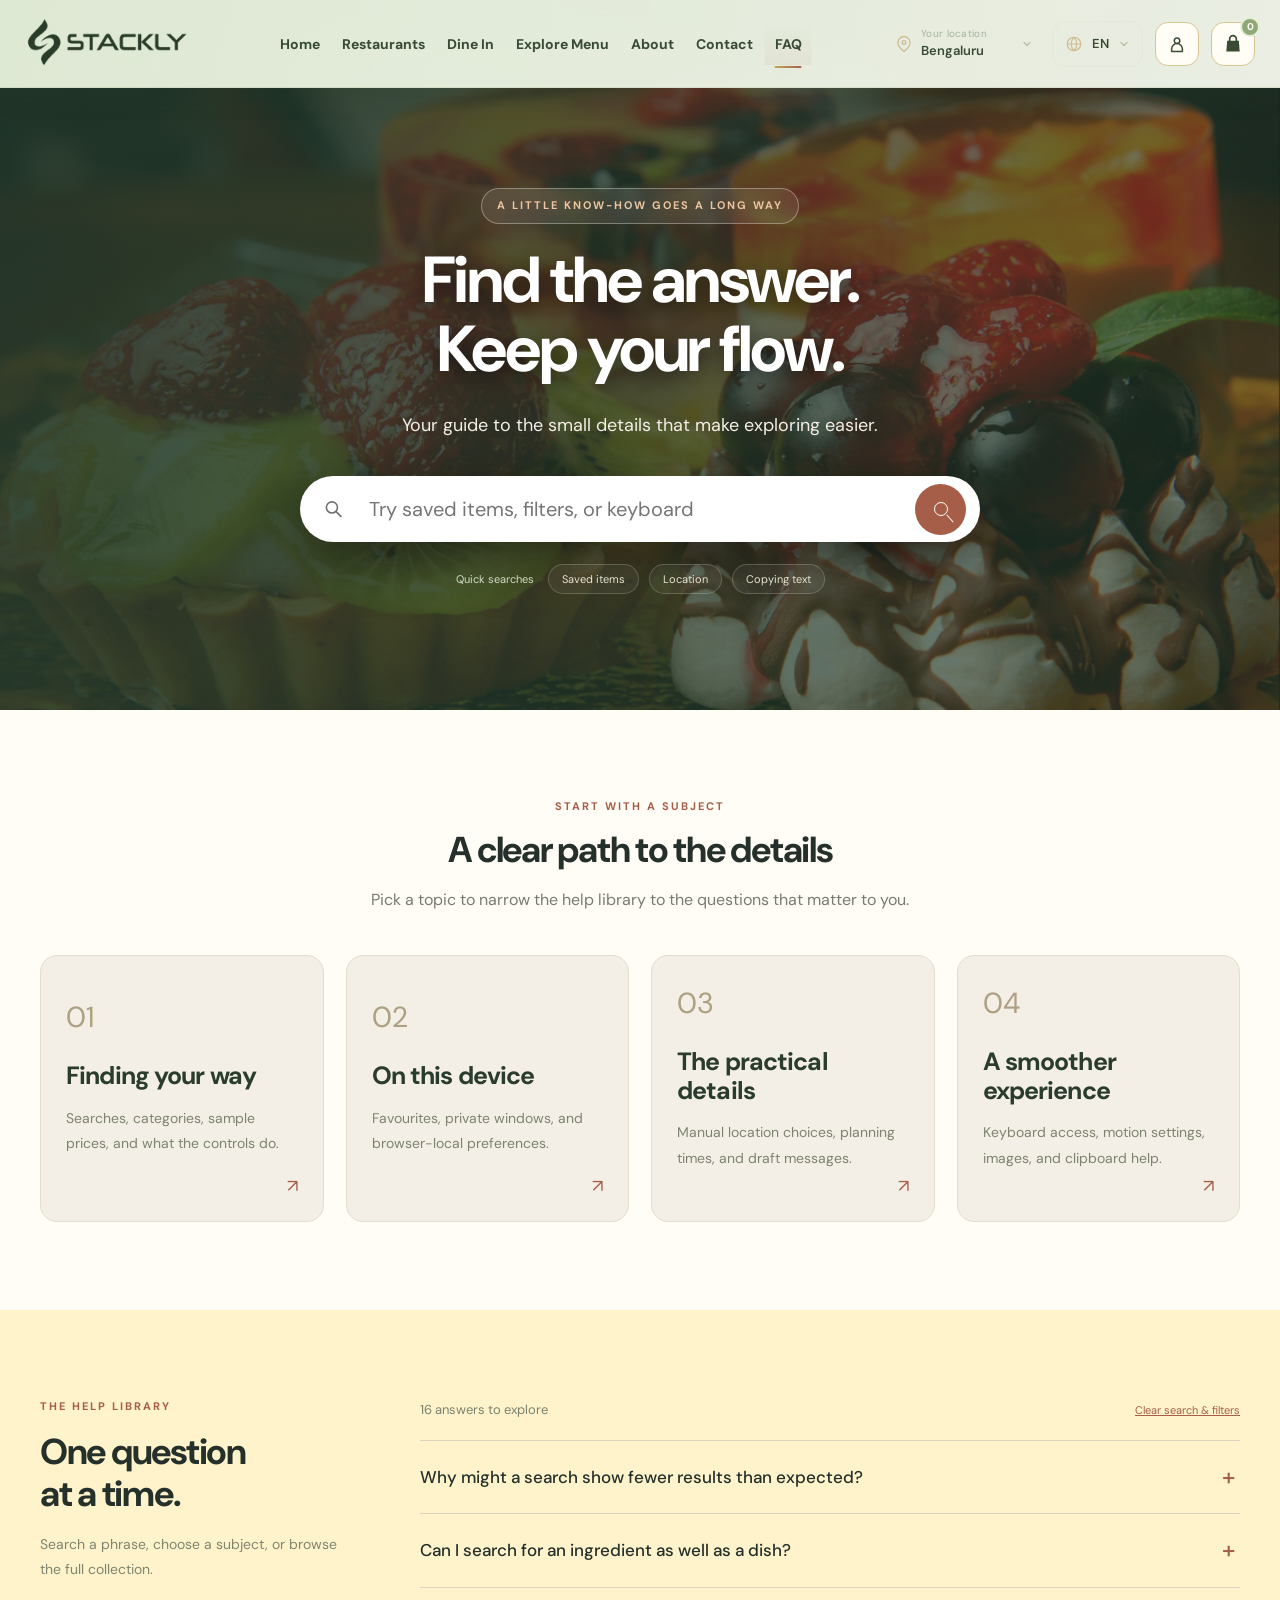
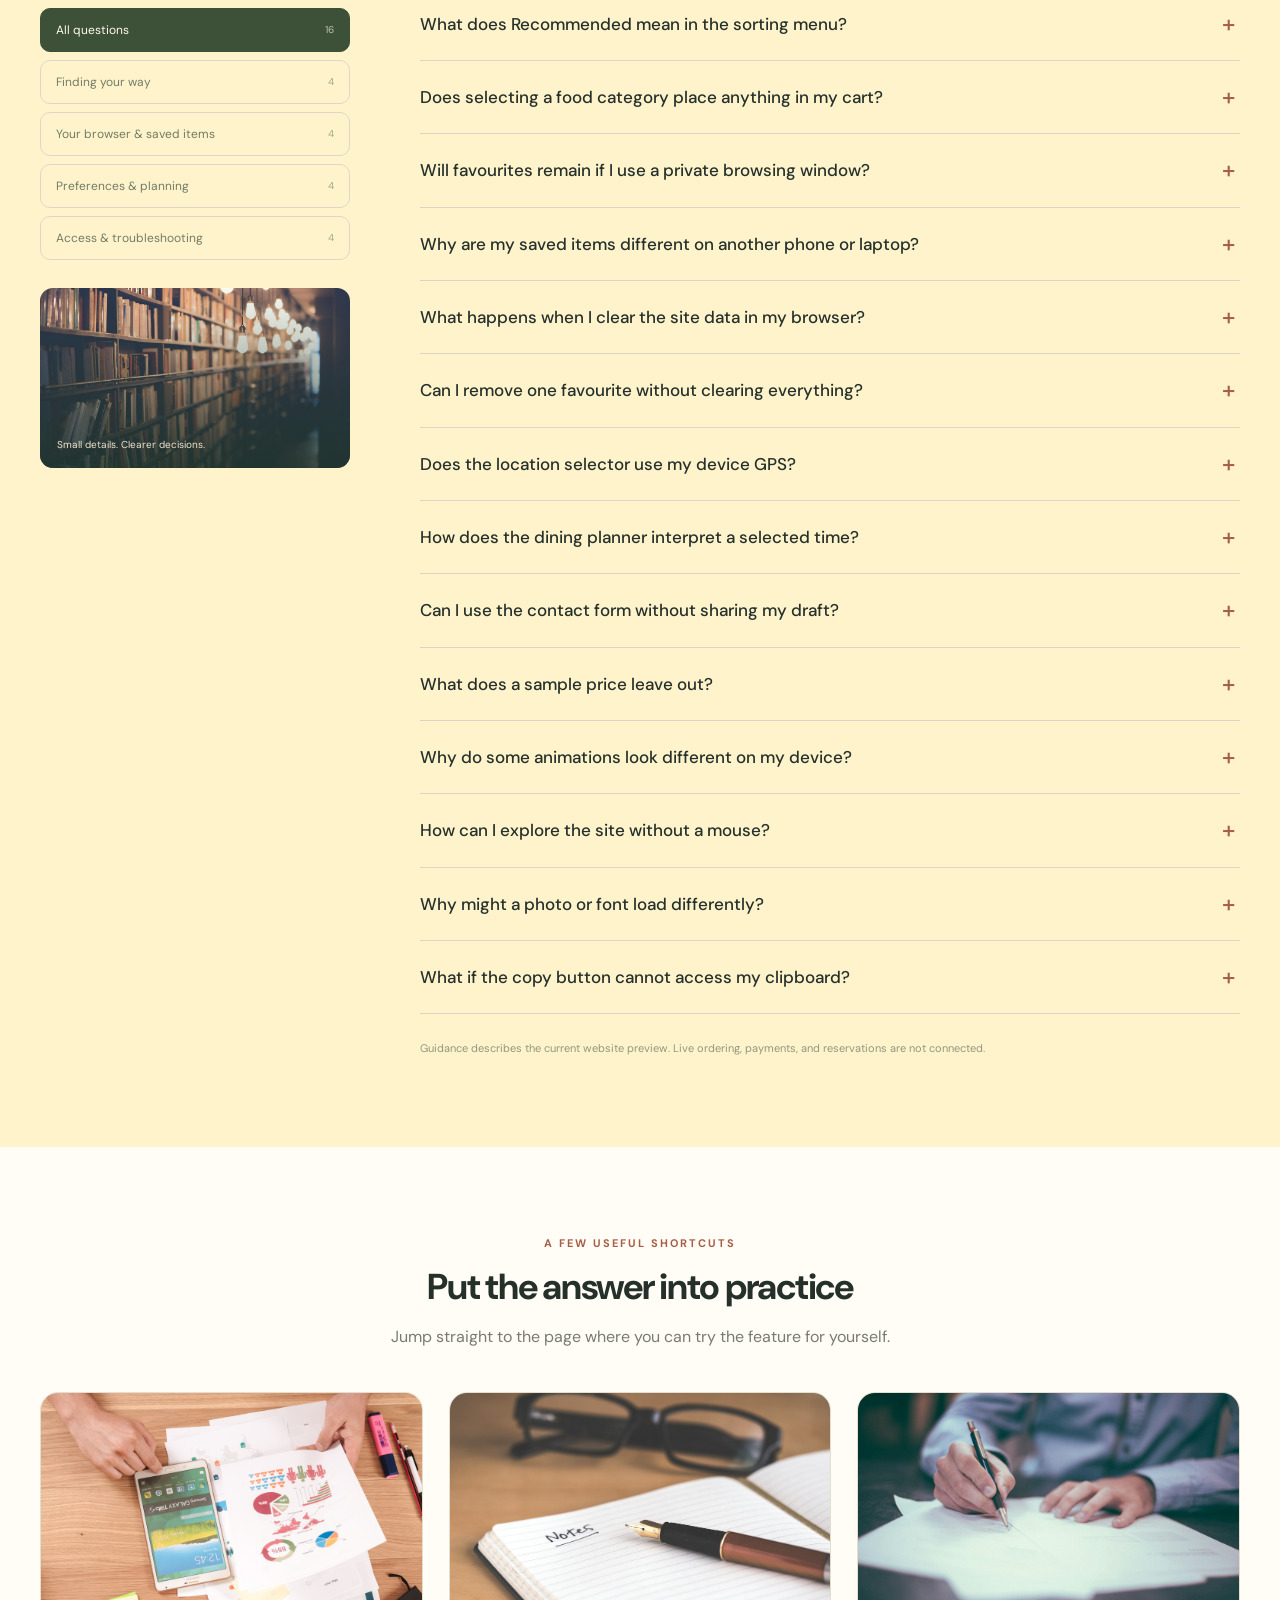
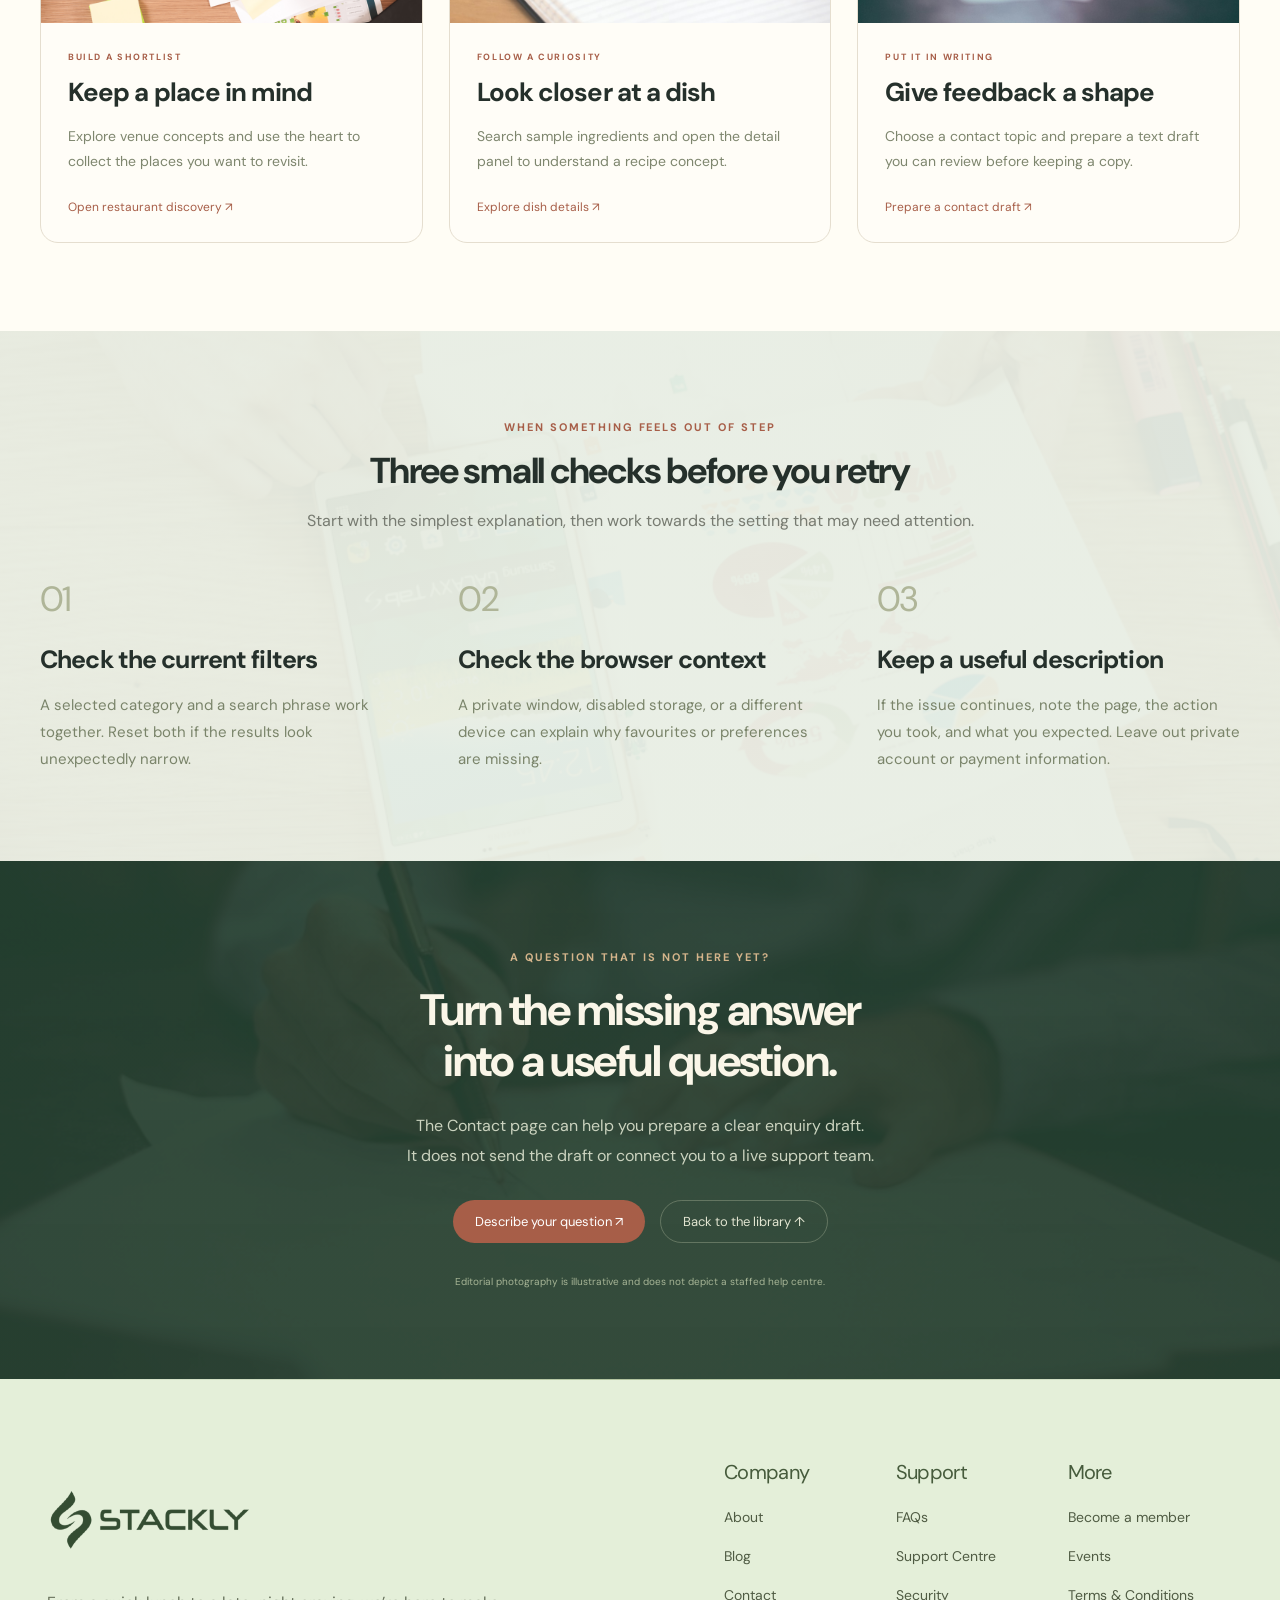
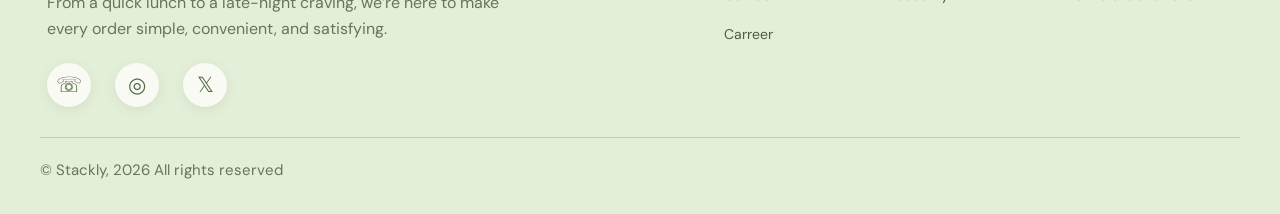
<file: faq.html>
<!doctype html><html lang="en"><head><meta charset="UTF-8"><meta name="viewport" content="width=device-width, initial-scale=1.0"><title>FAQ - Stackly Help Library</title><meta name="description" content="Search the Stackly help library for guidance on browsing, local preferences, accessibility and practical troubleshooting."><link rel="stylesheet" href="styles.css"><link rel="stylesheet" href="faq.css"><script src="account-store.js?v=dashboard-sync2" defer></script><script src="menu-data.js?v=dishphotos2" defer></script><script src="cart-store.js?v=dashboard1" defer></script><script src="faq.js" defer></script><script src="account-nav.js?v=dashboard1" defer></script><link rel="icon" type="image/webp" href="assets/stackly-logo.webp"><link rel="stylesheet" href="motion.css"><script src="motion.js" defer></script><link rel="stylesheet" href="header-motion.css?v=3"><script src="header-motion.js?v=3" defer></script><link rel="stylesheet" href="header-theme.css?v=1"><link rel="stylesheet" href="footer-motion.css?v=1"><script src="footer-motion.js?v=1" defer></script><link rel="stylesheet" href="header-preferences.css?v=3"><script src="language-data.js?v=1" defer></script><script src="header-preferences.js?v=4" defer></script></head><body class="faq-page"><svg class="svg-defs" xmlns="http://www.w3.org/2000/svg"><defs>
    
    <symbol id="pin" viewBox="0 0 24 24"><path fill="currentColor" d="M12 1a9 9 0 0 0-9 9c0 7 9 13 9 13s9-6 9-13a9 9 0 0 0-9-9Zm0 12a3 3 0 1 1 0-6 3 3 0 0 1 0 6Z"/></symbol>
    <symbol id="people" viewBox="0 0 50 40"><g fill="currentColor"><ellipse cx="25" cy="10" rx="8" ry="10"/><path d="M10 36V25l15-8 15 8v11Z"/><ellipse cx="10" cy="11" rx="6" ry="8"/><ellipse cx="40" cy="11" rx="6" ry="8"/><path d="M0 32V23l10-6 6 4-9 5v6Zm50 0V23l-10-6-6 4 9 5v6Z"/></g></symbol>
    <symbol id="building" viewBox="0 0 45 40"><path fill="currentColor" d="M5 2h30v12h5v22h3v3H2v-3h3Z"/><path stroke="#fafafe" stroke-width="4" d="M13 10h4m-4 8h4m-4 8h4m-4 8h4m8 2V21h10v15"/></symbol>
    <symbol id="sign" viewBox="0 0 40 40"><path stroke="currentColor" stroke-width="2" d="M20 1v36m-8 0h17"/><path fill="currentColor" d="M21 4h15l3 5-3 5H21ZM19 18H5l-4 5 4 5h14Z"/></symbol>
  </defs></svg><section class="hero faq-hero" id="home"><header class="header wrap"><a class="brand" href="index.html#home"><img class="brand-logo" src="assets/stackly-logo.webp" alt="STACKLY" width="200" height="104"></a><nav aria-label="Main navigation"><a href="index.html#home">Home</a><a href="restaurants.html">Restaurants</a><a href="dine-in.html">Dine In</a><a href="explore-menu.html">Explore Menu</a><a href="about.html">About</a><a href="contact.html">Contact</a><a class="active" href="faq.html" aria-current="page">FAQ</a></nav><div class="auth header-actions"><label class="header-select location-control"><svg aria-hidden="true"><use href="#pin"/></svg><span class="delivery-location"><span class="delivery-caption">Deliver to</span><select id="location-select" aria-label="Change delivery location"><option value="">Choose location</option><option>Bengaluru</option><option>Mumbai</option><option>Delhi</option><option selected>Chennai</option><option>Hyderabad</option><option>Pune</option></select></span></label><label class="header-select"><svg class="language-icon" viewBox="0 0 24 24" aria-hidden="true"><circle cx="12" cy="12" r="9" fill="none" stroke="currentColor" stroke-width="1.7"/><path d="M3 12h18M12 3c5 5 5 13 0 18-5-5-5-13 0-18Z" fill="none" stroke="currentColor" stroke-width="1.4"/></svg><select id="language-select" aria-label="Select language"><option value="en">EN</option><option value="hi">HI</option><option value="kn">KN</option></select></label><a class="login" href="login.html" aria-label="Login" title="Login"><svg viewBox="0 0 24 24" aria-hidden="true"><circle cx="12" cy="8" r="3.3"/><path d="M5.5 21v-3a6.5 6.5 0 0 1 13 0v3Z"/></svg><span class="control-label">Login</span></a><a class="signup cart-button" id="cart-button" href="cart.html" aria-label="Open cart, 0 items" title="Cart"><svg viewBox="0 0 24 24" aria-hidden="true"><path d="M5 8h14l1 13H4L5 8Z" fill="currentColor"/><path d="M8 9V6a4 4 0 0 1 8 0v3" fill="none" stroke="currentColor" stroke-width="2"/></svg><span class="control-label">Add to Cart</span><span class="cart-count">0</span></a></div></header><div class="hero-content"><span class="eyebrow hero-eyebrow">A LITTLE KNOW-HOW GOES A LONG WAY</span><h1>Find the answer.<br>Keep your flow.</h1><p>Your guide to the small details that make exploring easier.</p><form class="search" role="search"><svg aria-hidden="true" viewBox="0 0 24 24"><circle cx="10" cy="10" r="7" fill="none" stroke="currentColor" stroke-width="2"/><path d="m15 15 7 7" stroke="currentColor" stroke-width="2"/></svg><input id="faq-search" type="search" aria-label="Search frequently asked questions" placeholder="Try saved items, filters, or keyboard"><button aria-label="Search help questions"><span class="search-icon"></span></button></form><div class="popular-searches"><span>Quick searches</span><button data-search="saved">Saved items</button><button data-search="location">Location</button><button data-search="clipboard">Copying text</button></div></div></section><main><section class="wrap section-space faq-topics" id="topics"><div class="section-heading reveal"><span class="eyebrow">START WITH A SUBJECT</span><h2>A clear path to the details</h2><p>Pick a topic to narrow the help library to the questions that matter to you.</p></div><div class="help-topics"><button class="help-topic reveal" data-topic="discover"><span>01</span><h3>Finding your way</h3><p>Searches, categories, sample prices, and what the controls do.</p><span class="topic-arrow" aria-hidden="true">&#8599;</span></button><button class="help-topic reveal" data-topic="device"><span>02</span><h3>On this device</h3><p>Favourites, private windows, and browser-local preferences.</p><span class="topic-arrow" aria-hidden="true">&#8599;</span></button><button class="help-topic reveal" data-topic="planning"><span>03</span><h3>The practical details</h3><p>Manual location choices, planning times, and draft messages.</p><span class="topic-arrow" aria-hidden="true">&#8599;</span></button><button class="help-topic reveal" data-topic="access"><span>04</span><h3>A smoother experience</h3><p>Keyboard access, motion settings, images, and clipboard help.</p><span class="topic-arrow" aria-hidden="true">&#8599;</span></button></div></section><section class="answers-section section-space" id="answers"><div class="wrap answers-layout"><aside class="answer-sidebar reveal"><span class="eyebrow">THE HELP LIBRARY</span><h2>One question<br>at a time.</h2><p>Search a phrase, choose a subject, or browse the full collection.</p><div class="answer-tabs" role="group" aria-label="Question categories"><button class="selected" data-category="all" aria-pressed="true">All questions <span>16</span></button><button data-category="discover" aria-pressed="false">Finding your way <span>4</span></button><button data-category="device" aria-pressed="false">Your browser & saved items <span>4</span></button><button data-category="planning" aria-pressed="false">Preferences & planning <span>4</span></button><button data-category="access" aria-pressed="false">Access & troubleshooting <span>4</span></button></div><div class="library-photo"><img src="assets/faq/reading.jpg" width="700" height="500" loading="lazy" alt="Shelves of books in a reading space"><span>Small details. Clearer decisions.</span></div></aside><div class="answer-panel"><div class="answer-controls"><p id="answer-count" role="status">16 answers to explore</p><button id="reset-help" class="text-button">Clear search &amp; filters</button></div><div class="faq-list help-answers"><details class="help-answer" data-category="discover"><summary>Why might a search show fewer results than expected?</summary><div class="answer-body"><span class="eyebrow">Finding your way</span><p>A search is combined with the category and other filters already selected. Clear the search or use Reset filters to return to the complete sample collection.</p></div></details><details class="help-answer" data-category="discover"><summary>Can I search for an ingredient as well as a dish?</summary><div class="answer-body"><span class="eyebrow">Finding your way</span><p>On Explore Menu, search checks dish names, categories, and sample ingredient descriptions. Restaurant and Dine In searches instead match venue names, cuisines, and neighbourhoods.</p></div></details><details class="help-answer" data-category="discover"><summary>What does Recommended mean in the sorting menu?</summary><div class="answer-body"><span class="eyebrow">Finding your way</span><p>Recommended restores the original editorial order of the sample collection. It does not use personal profiling, paid placement, or a live recommendation service.</p></div></details><details class="help-answer" data-category="discover"><summary>Does selecting a food category place anything in my cart?</summary><div class="answer-body"><span class="eyebrow">Finding your way</span><p>No. Category buttons only change the collection being shown. Exploring a dish, opening venue details, and saving a favourite do not create an order.</p></div></details><details class="help-answer" data-category="device"><summary>Will favourites remain if I use a private browsing window?</summary><div class="answer-body"><span class="eyebrow">Your browser &amp; saved items</span><p>Private browsing may remove browser storage when the session ends. For a longer-lived shortlist, use a regular window and keep the browser storage for this site enabled.</p></div></details><details class="help-answer" data-category="device"><summary>Why are my saved items different on another phone or laptop?</summary><div class="answer-body"><span class="eyebrow">Your browser &amp; saved items</span><p>Saved dishes, saved venues, and preferences belong to the browser where you created them. There is no account-based syncing between browsers or devices in this preview.</p></div></details><details class="help-answer" data-category="device"><summary>What happens when I clear the site data in my browser?</summary><div class="answer-body"><span class="eyebrow">Your browser &amp; saved items</span><p>Browser-local favourites, city and language preferences, and saved dining plans can be removed. Clearing site data does not cancel a booking because this preview creates no real bookings.</p></div></details><details class="help-answer" data-category="device"><summary>Can I remove one favourite without clearing everything?</summary><div class="answer-body"><span class="eyebrow">Your browser &amp; saved items</span><p>Yes. Find the saved dish or restaurant and press its filled heart again. The Saved collection will update to reflect the change.</p></div></details><details class="help-answer" data-category="planning"><summary>Does the location selector use my device GPS?</summary><div class="answer-body"><span class="eyebrow">Preferences &amp; planning</span><p>No. The header uses a city you select manually. It does not request geolocation permission or calculate live distances from your device.</p></div></details><details class="help-answer" data-category="planning"><summary>How does the dining planner interpret a selected time?</summary><div class="answer-body"><span class="eyebrow">Preferences &amp; planning</span><p>It stores the date and time exactly as you choose them, without a time-zone conversion or a venue availability check. Confirm timing directly with your chosen business before making real plans.</p></div></details><details class="help-answer" data-category="planning"><summary>Can I use the contact form without sharing my draft?</summary><div class="answer-body"><span class="eyebrow">Preferences &amp; planning</span><p>Yes. You can prepare and review the text entirely within the current page. Copy and download are optional actions you control, and neither action sends the message to a recipient.</p></div></details><details class="help-answer" data-category="planning"><summary>What does a sample price leave out?</summary><div class="answer-body"><span class="eyebrow">Preferences &amp; planning</span><p>A sample price is an illustration, not a quote. The preview does not verify portion sizes, taxes, service charges, booking conditions, or final restaurant pricing.</p></div></details><details class="help-answer" data-category="access"><summary>Why do some animations look different on my device?</summary><div class="answer-body"><span class="eyebrow">Access &amp; troubleshooting</span><p>The site reduces movement when your operating system or browser requests reduced motion. Content and controls remain available even when decorative transitions are limited.</p></div></details><details class="help-answer" data-category="access"><summary>How can I explore the site without a mouse?</summary><div class="answer-body"><span class="eyebrow">Access &amp; troubleshooting</span><p>Use Tab and Shift+Tab to move between links and controls. Enter activates links, buttons open dialogs, and native question panels can be opened with Enter or Space. Escape closes a dialog.</p></div></details><details class="help-answer" data-category="access"><summary>Why might a photo or font load differently?</summary><div class="answer-body"><span class="eyebrow">Access &amp; troubleshooting</span><p>Photos are bundled with the site, while the optional web font needs an internet connection. If the font cannot load, the browser uses a system fallback. A slower connection or cached files can also affect the first load.</p></div></details><details class="help-answer" data-category="access"><summary>What if the copy button cannot access my clipboard?</summary><div class="answer-body"><span class="eyebrow">Access &amp; troubleshooting</span><p>Clipboard permissions and browser security settings can block copying. Select the prepared text manually or choose Download .txt on the Contact page instead.</p></div></details></div><div class="help-empty" hidden><span aria-hidden="true">?</span><h3>Let's try a simpler phrase.</h3><p>Try a single word such as saved, search, or time, or reset the filters to see every answer.</p><button class="solid-link" id="show-all-help">Show every question</button></div><p class="help-preview-note">Guidance describes the current website preview. Live ordering, payments, and reservations are not connected.</p></div></div></section><section class="wrap section-space help-guides"><div class="section-heading reveal"><span class="eyebrow">A FEW USEFUL SHORTCUTS</span><h2>Put the answer into practice</h2><p>Jump straight to the page where you can try the feature for yourself.</p></div><div class="guide-grid"><a class="guide-card reveal" href="restaurants.html"><div class="guide-photo"><img src="assets/faq/planning.jpg" width="700" height="500" loading="lazy" alt="Keep a place in mind guidance illustration"></div><div class="guide-copy"><span class="eyebrow">BUILD A SHORTLIST</span><h3>Keep a place in mind</h3><p>Explore venue concepts and use the heart to collect the places you want to revisit.</p><span>Open restaurant discovery &#8599;</span></div></a><a class="guide-card reveal" href="explore-menu.html"><div class="guide-photo"><img src="assets/faq/detail.jpg" width="700" height="500" loading="lazy" alt="Look closer at a dish guidance illustration"></div><div class="guide-copy"><span class="eyebrow">FOLLOW A CURIOSITY</span><h3>Look closer at a dish</h3><p>Search sample ingredients and open the detail panel to understand a recipe concept.</p><span>Explore dish details &#8599;</span></div></a><a class="guide-card reveal" href="contact.html"><div class="guide-photo"><img src="assets/faq/support.jpg" width="700" height="500" loading="lazy" alt="Give feedback a shape guidance illustration"></div><div class="guide-copy"><span class="eyebrow">PUT IT IN WRITING</span><h3>Give feedback a shape</h3><p>Choose a contact topic and prepare a text draft you can review before keeping a copy.</p><span>Prepare a contact draft &#8599;</span></div></a></div></section><section class="troubleshooting-section section-space"><div class="wrap"><div class="section-heading reveal"><span class="eyebrow">WHEN SOMETHING FEELS OUT OF STEP</span><h2>Three small checks before you retry</h2><p>Start with the simplest explanation, then work towards the setting that may need attention.</p></div><div class="check-grid"><article class="help-check reveal"><span>01</span><h3>Check the current filters</h3><p>A selected category and a search phrase work together. Reset both if the results look unexpectedly narrow.</p></article><article class="help-check reveal"><span>02</span><h3>Check the browser context</h3><p>A private window, disabled storage, or a different device can explain why favourites or preferences are missing.</p></article><article class="help-check reveal"><span>03</span><h3>Keep a useful description</h3><p>If the issue continues, note the page, the action you took, and what you expected. Leave out private account or payment information.</p></article></div></div></section><section class="help-next section-space"><div class="wrap reveal"><span class="eyebrow">A QUESTION THAT IS NOT HERE YET?</span><h2>Turn the missing answer<br>into a useful question.</h2><p>The Contact page can help you prepare a clear enquiry draft.<br>It does not send the draft or connect you to a live support team.</p><div class="help-next-actions"><a class="solid-link" href="contact.html">Describe your question &#8599;</a><a class="outline-link" href="#answers">Back to the library &#8593;</a></div><span class="help-photo-note">Editorial photography is illustrative and does not depict a staffed help centre.</span></div></section></main><footer id="contact"><div class="footer-inner wrap"><div class="footer-about"><a href="index.html#home" class="brand"><img class="brand-logo" src="assets/stackly-logo.webp" alt="STACKLY" width="200" height="104"></a><p>From a quick lunch to a late-night craving, we’re here to make<br class="desktop-break"> every order simple, convenient, and satisfying.</p><div class="socials"><a href="https://wa.me/" aria-label="WhatsApp">☏</a><a href="https://www.instagram.com/" aria-label="Instagram">◎</a><a href="https://x.com/" aria-label="X">𝕏</a></div></div><div class="footer-links"><div><h3>Company</h3><a href="about.html">About</a><button data-info="Blog">Blog</button><a href="contact.html">Contact</a><button data-info="Career">Carreer</button></div><div><h3>Support</h3><a href="faq.html">FAQs</a><button data-info="Support Centre">Support Centre</button><button data-info="Security">Security</button></div><div><h3>More</h3><button data-auth="Sign Up">Become a member</button><button data-info="Events">Events</button><button data-info="Terms & Conditions">Terms & Conditions</button></div></div><div class="footer-divider" aria-hidden="true"></div><p class="copyright">© Stackly, 2026 All rights reserved</p></div></footer><dialog id="modal"><button class="close" aria-label="Close dialog">&times;</button><div id="modal-content"></div></dialog><div class="toast" role="status"></div></body></html>
</file>
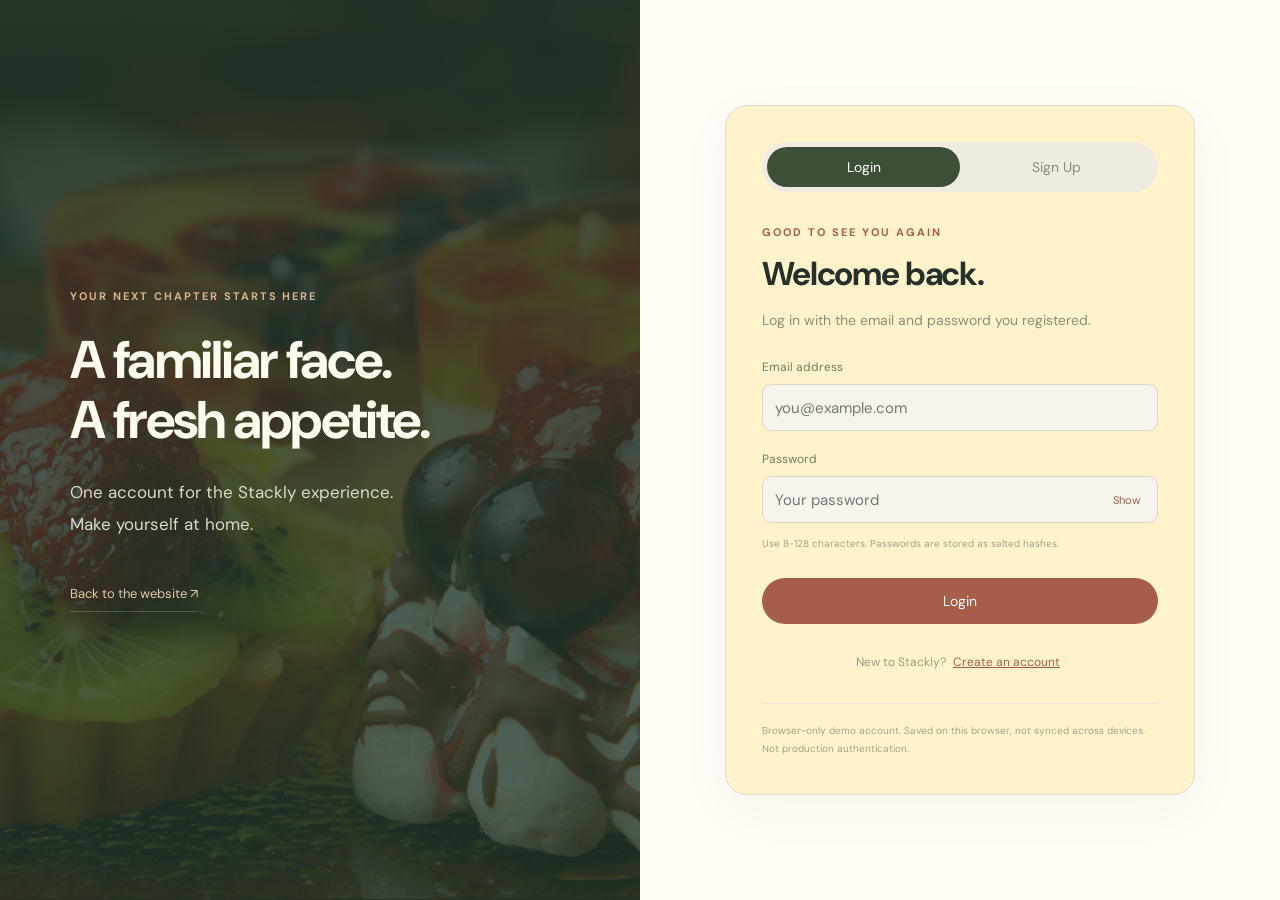
<file: location-permission.html>
<!doctype html>
<html lang="en">
<head>
  <meta charset="UTF-8"><meta name="viewport" content="width=device-width, initial-scale=1.0">
  <title>Location preference - Stackly</title>
  <meta name="description" content="Choose whether to allow location access for your Stackly experience.">
  <link rel="icon" type="image/webp" href="assets/stackly-logo.webp">
  <link rel="stylesheet" href="styles.css"><link rel="stylesheet" href="location-permission.css">
  <script src="account-store.js?v=dashboard-sync2" defer></script><script src="location-permission.js?v=dashboard1" defer></script>
</head>
<body class="permission-page">
  <main class="permission-main">
    <a class="permission-brand" href="index.html" aria-label="Stackly home"><img src="assets/stackly-logo.webp" alt="STACKLY" width="180" height="94"></a>
    <section class="permission-card" aria-labelledby="permission-title" aria-describedby="permission-description">
      <div class="permission-pin" aria-hidden="true"><svg viewBox="0 0 24 24"><path d="M19 10c0 5.5-7 11-7 11S5 15.5 5 10a7 7 0 1 1 14 0Z" fill="none" stroke="currentColor" stroke-width="1.6"/><circle cx="12" cy="10" r="2.4" fill="none" stroke="currentColor" stroke-width="1.6"/></svg></div>
      <span class="eyebrow">A LITTLE CLOSER TO YOU</span>
      <h1 id="permission-title">Make it local.</h1>
      <p id="permission-description">Allow Stackly to access this device’s location for a more local experience?</p>
      <p class="permission-note">Location is optional. Live nearby listings are not available in this preview; you can choose a city manually.</p>
      <div class="permission-actions"><button id="allow-location" type="button">Allow location <span aria-hidden="true">↗</span></button><button id="deny-location" type="button">Deny</button></div>
      <p class="permission-status" role="status" aria-live="polite"></p>
      <a class="permission-continue" href="dashboard.html" hidden>Continue to your dashboard <span aria-hidden="true">↗</span></a>
      <div class="permission-privacy"><svg aria-hidden="true" viewBox="0 0 20 20"><path d="m10 2 6 3v5c0 4-6 7-6 7s-6-3-6-7V5l6-3Z" fill="none" stroke="currentColor" stroke-width="1.3"/><path d="m7 9 2 2 4-4" fill="none" stroke="currentColor" stroke-width="1.3"/></svg><span>Your choice. Your control.</span></div>
    </section>
    <p class="permission-bottom">You can change device permissions later in your browser settings.</p>
  </main>
</body>
</html>
</file>
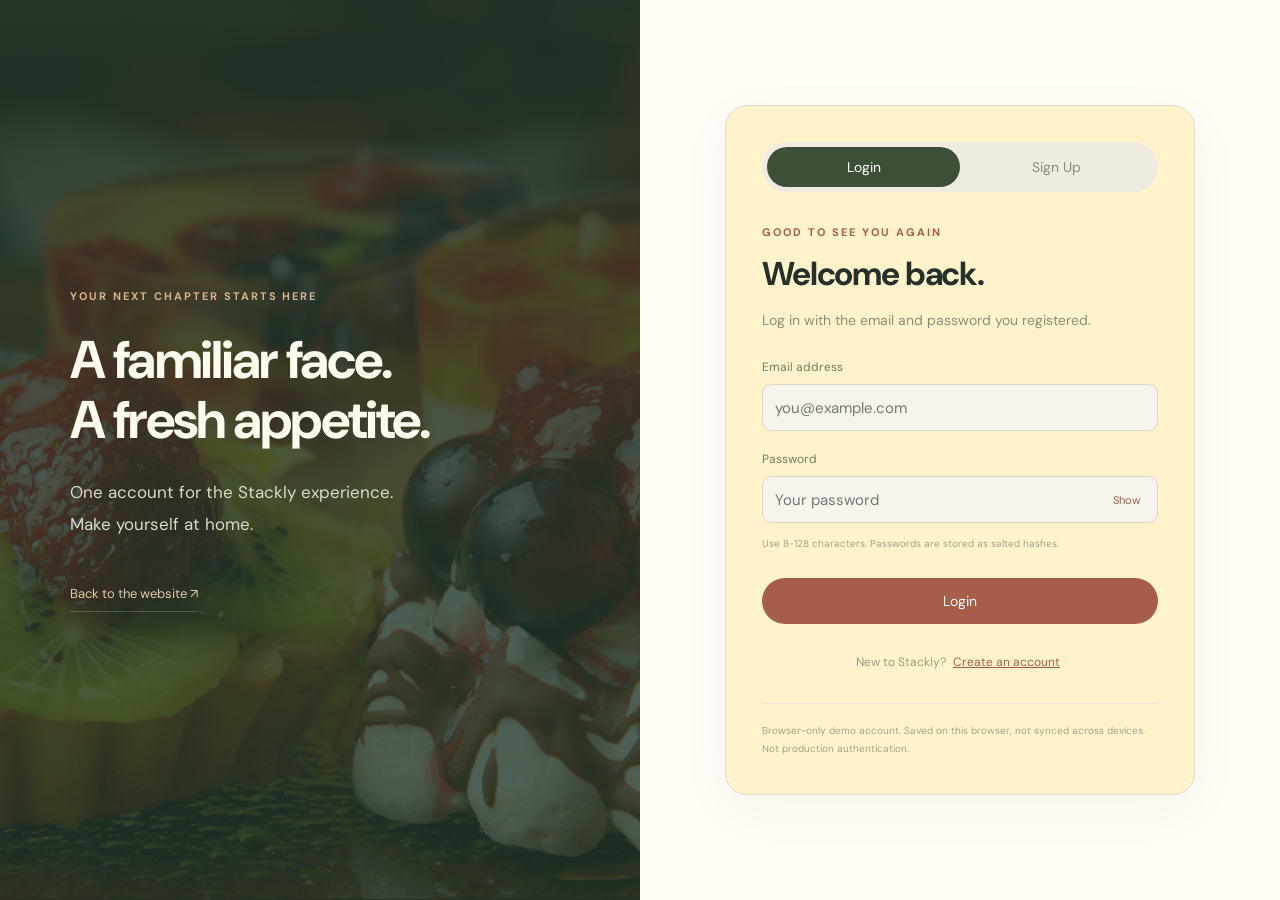
<file: login.html>
<!doctype html><html lang="en"><head><meta charset="UTF-8"><meta name="viewport" content="width=device-width, initial-scale=1.0"><title>Login & Sign Up - Stackly</title><meta name="description" content="Create your Stackly account and sign in."><link rel="stylesheet" href="styles.css"><link rel="stylesheet" href="login.css"><script src="account-store.js?v=dashboard-sync2" defer></script><script src="account-nav.js?v=dashboard1" defer></script><script src="login.js?v=dashboard1" defer></script><link rel="icon" type="image/webp" href="assets/stackly-logo.webp"><link rel="stylesheet" href="motion.css"><script src="motion.js" defer></script></head><body class="account-page"><main class="account-main"><aside class="account-story"><span class="eyebrow">YOUR NEXT CHAPTER STARTS HERE</span><h1>A familiar face.<br>A fresh appetite.</h1><p>One account for the Stackly experience.<br>Make yourself at home.</p><a href="index.html">Back to the website &#8599;</a></aside><section class="account-card" aria-labelledby="account-title"><div id="signed-out"><div class="account-tabs" role="group" aria-label="Account options"><button type="button" data-mode="login" class="selected" aria-pressed="true">Login</button><button type="button" data-mode="register" aria-pressed="false">Sign Up</button></div><span class="eyebrow" id="account-kicker">GOOD TO SEE YOU AGAIN</span><h2 id="account-title">Welcome back.</h2><p class="account-description" id="account-description">Log in with the email and password you registered.</p><form id="account-form"><label id="name-field" hidden>Your name<input name="name" autocomplete="name" minlength="2" maxlength="80" placeholder="Your full name" disabled></label><label>Email address<input name="email" type="email" autocomplete="email" required maxlength="254" placeholder="you@example.com"></label><label>Password<span class="password-wrap"><input id="account-password" name="password" type="password" autocomplete="current-password" minlength="8" maxlength="128" required placeholder="Your password"><button type="button" class="password-toggle" aria-label="Show password" aria-pressed="false">Show</button></span></label><label id="confirm-field" hidden>Confirm password<input name="confirm" type="password" autocomplete="new-password" minlength="8" maxlength="128" placeholder="Enter your password again" disabled></label><p class="password-help">Use 8-128 characters. Passwords are stored as salted hashes.</p><button class="account-submit" id="submit-account" type="submit">Login</button></form><p class="account-switch" id="account-switch">New to Stackly? <button type="button" data-mode="register">Create an account</button></p></div><div id="signed-in" hidden><span class="eyebrow">YOU ARE SIGNED IN</span><h2 id="welcome-name">Welcome.</h2><p class="account-description" id="account-email"></p><div class="account-success-icon" aria-hidden="true">&#10003;</div><p>Your login is active on this browser.</p><a class="account-submit continue-link" href="index.html">Continue to the website &#8599;</a><button class="logout-button" id="logout-account" type="button">Log out</button></div><p id="account-status" role="status" aria-live="polite"></p><p class="account-service-note">Browser-only demo account. Saved on this browser, not synced across devices. Not production authentication.</p></section></main><div class="toast" role="status"></div></body></html>
</file>
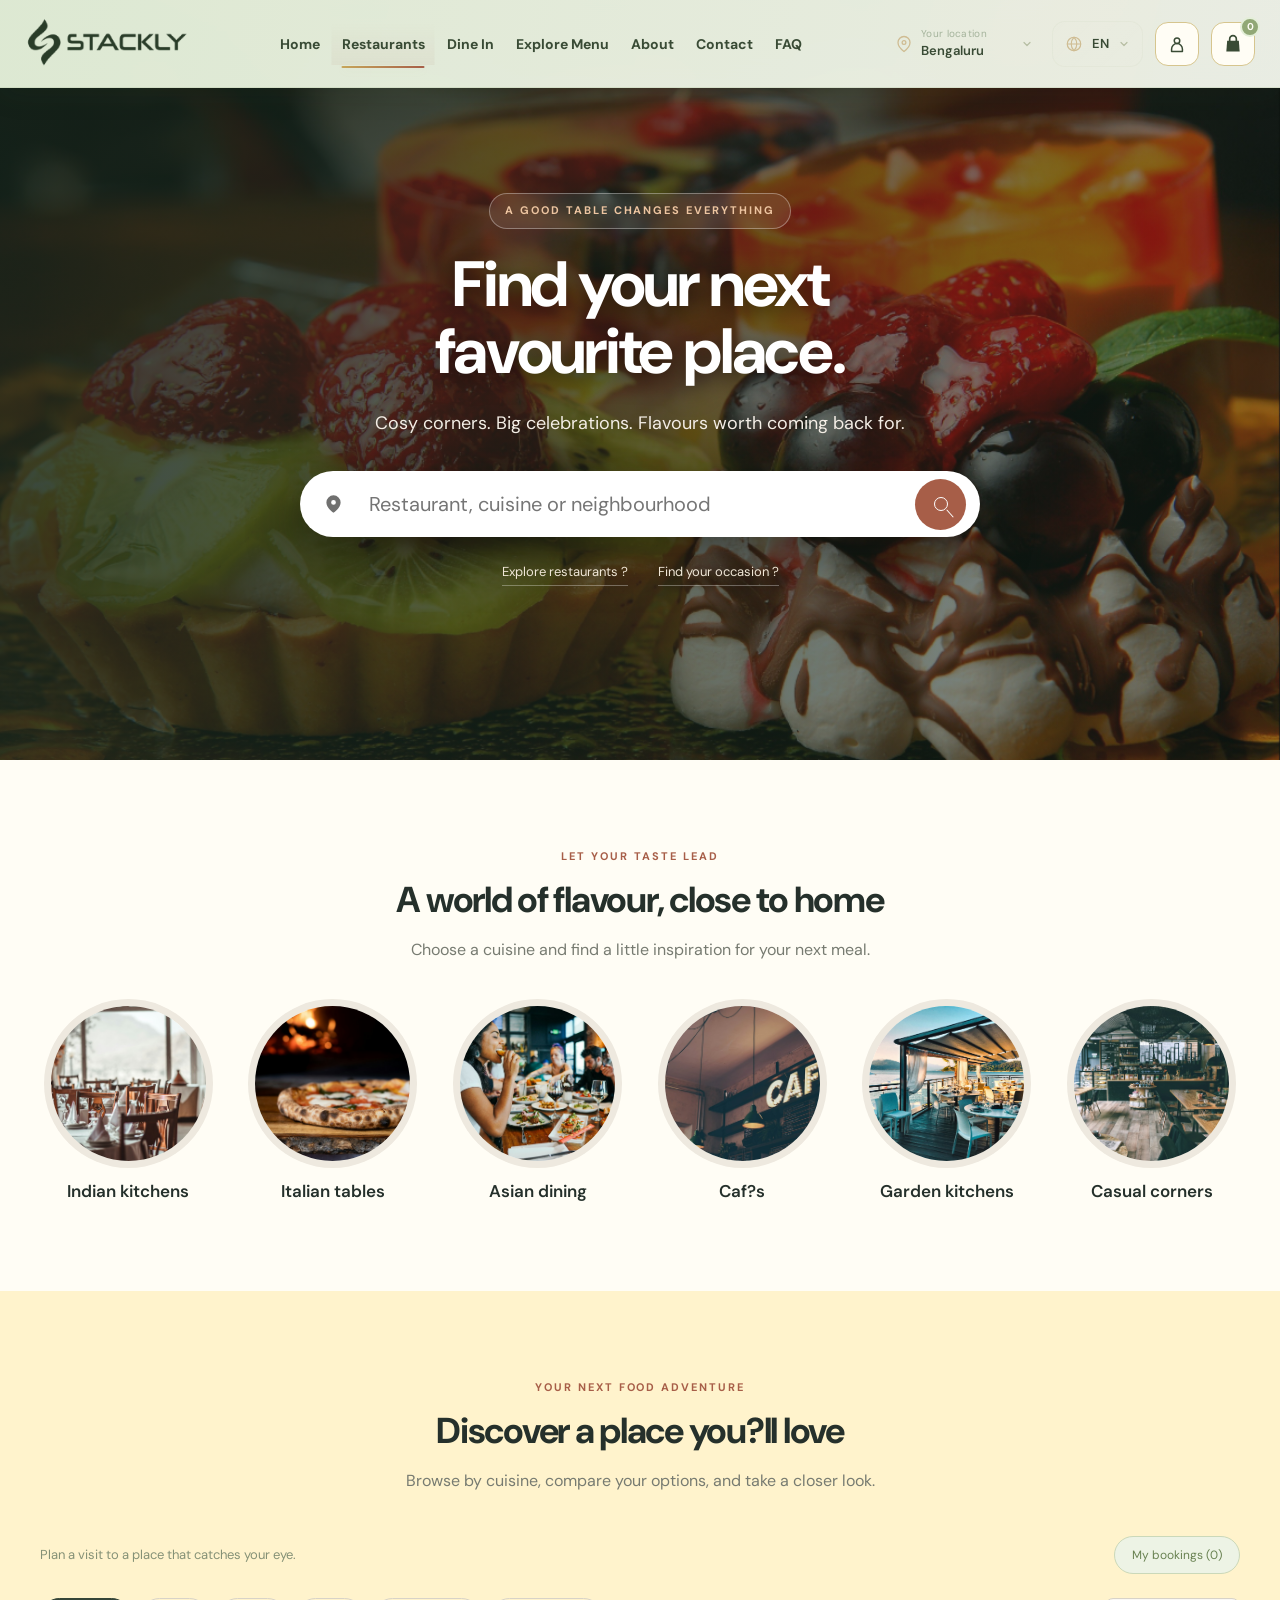
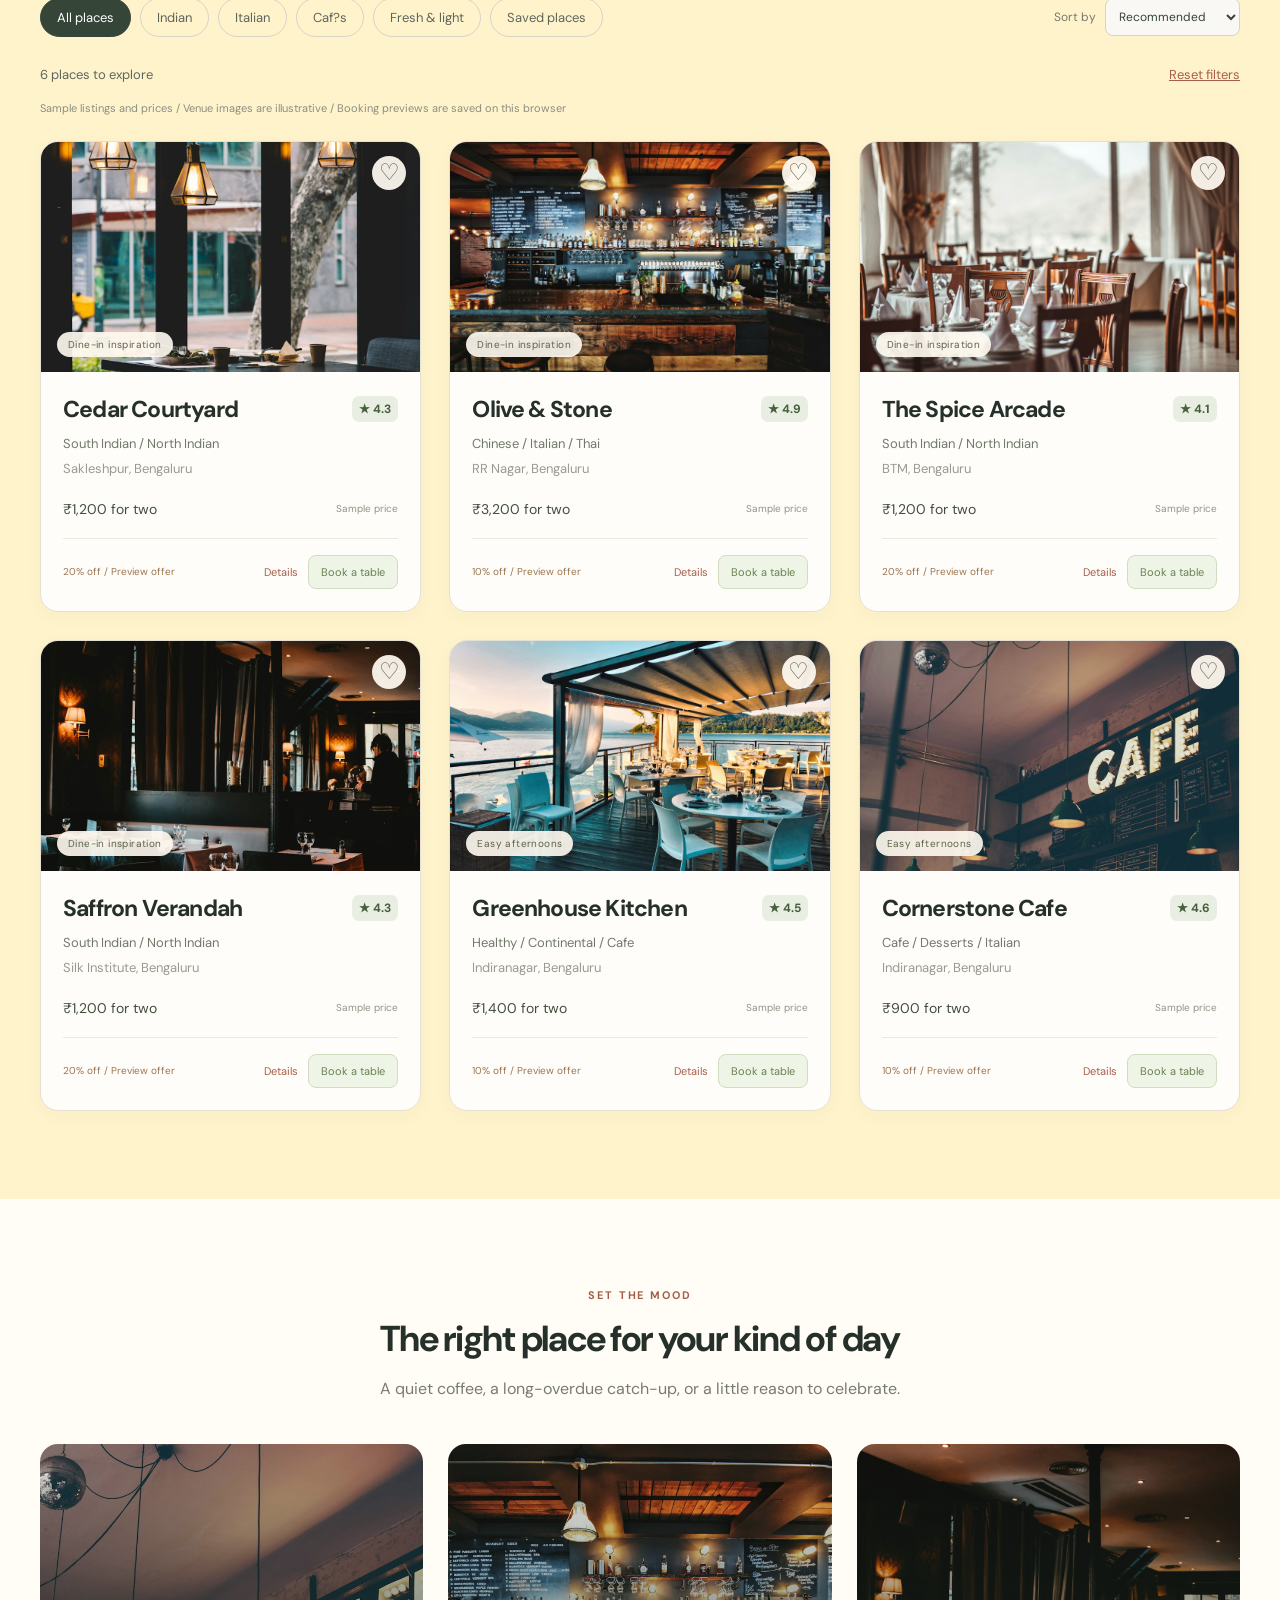
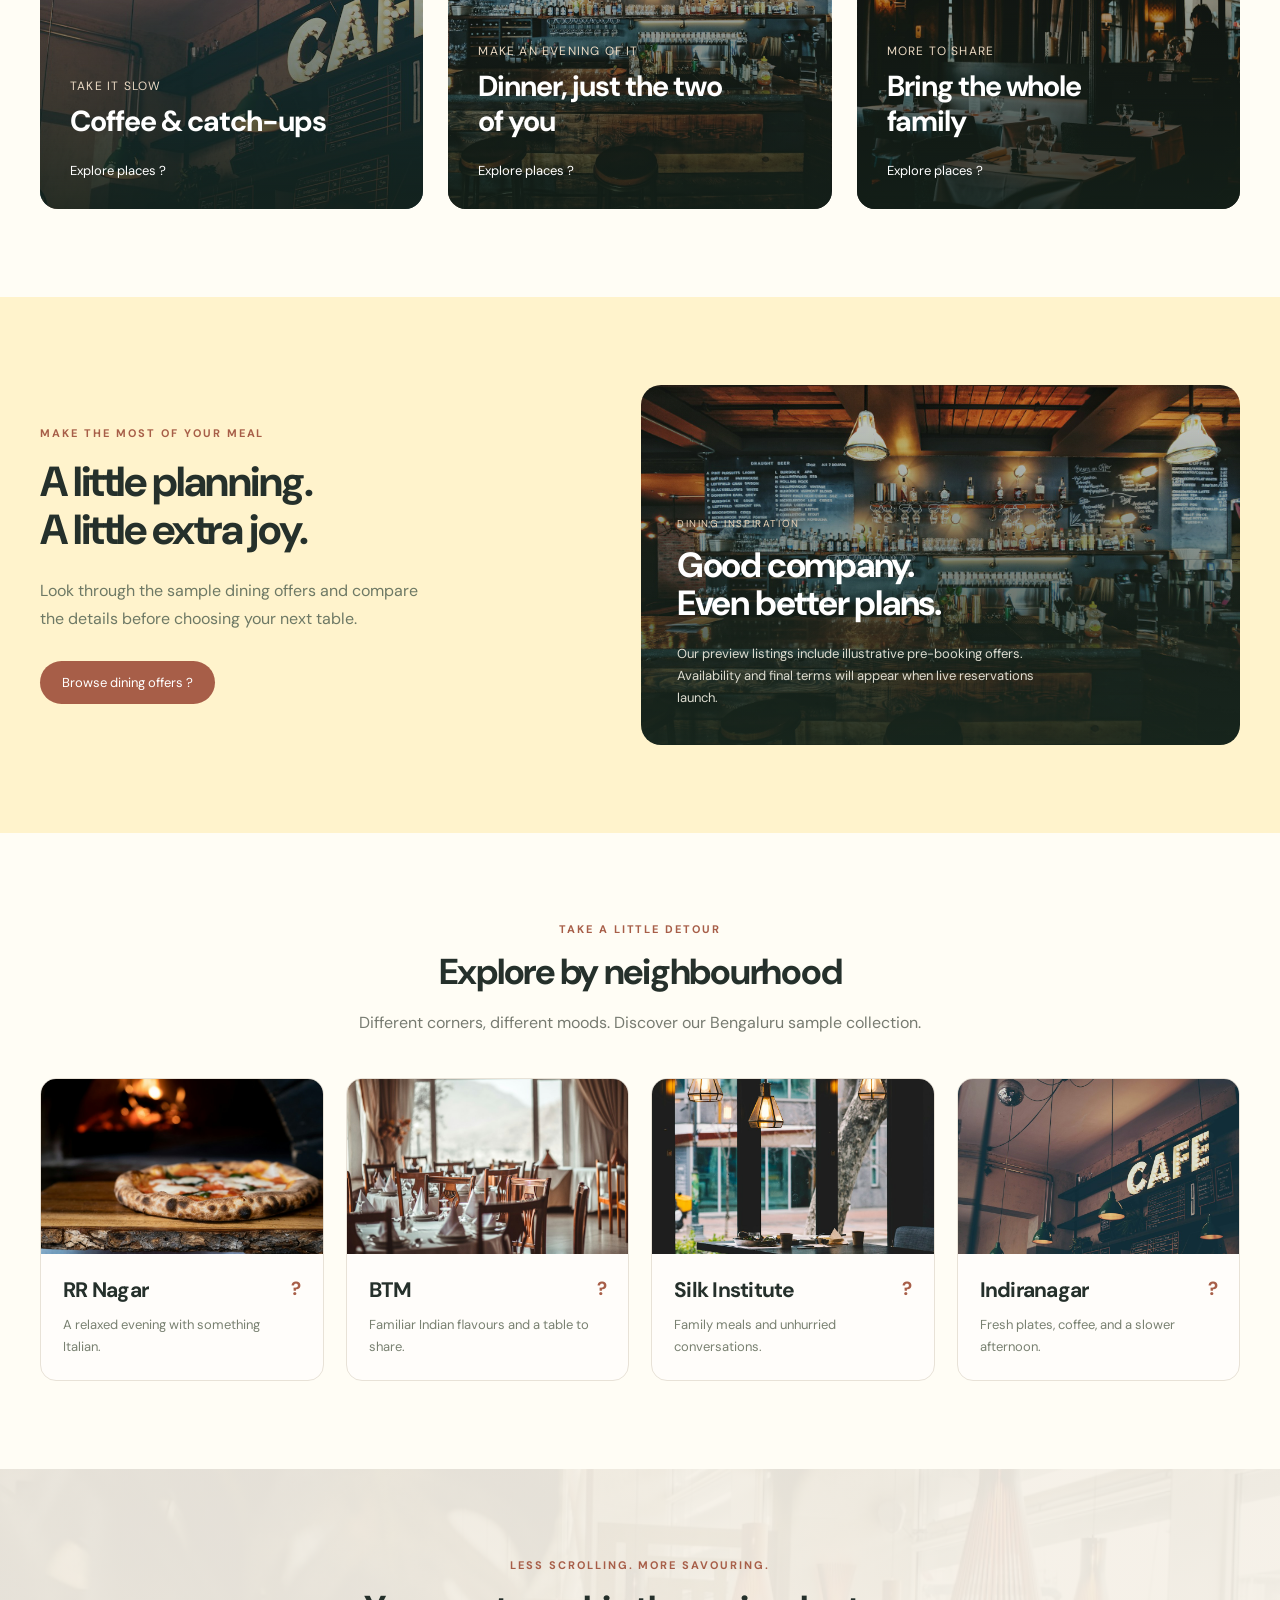
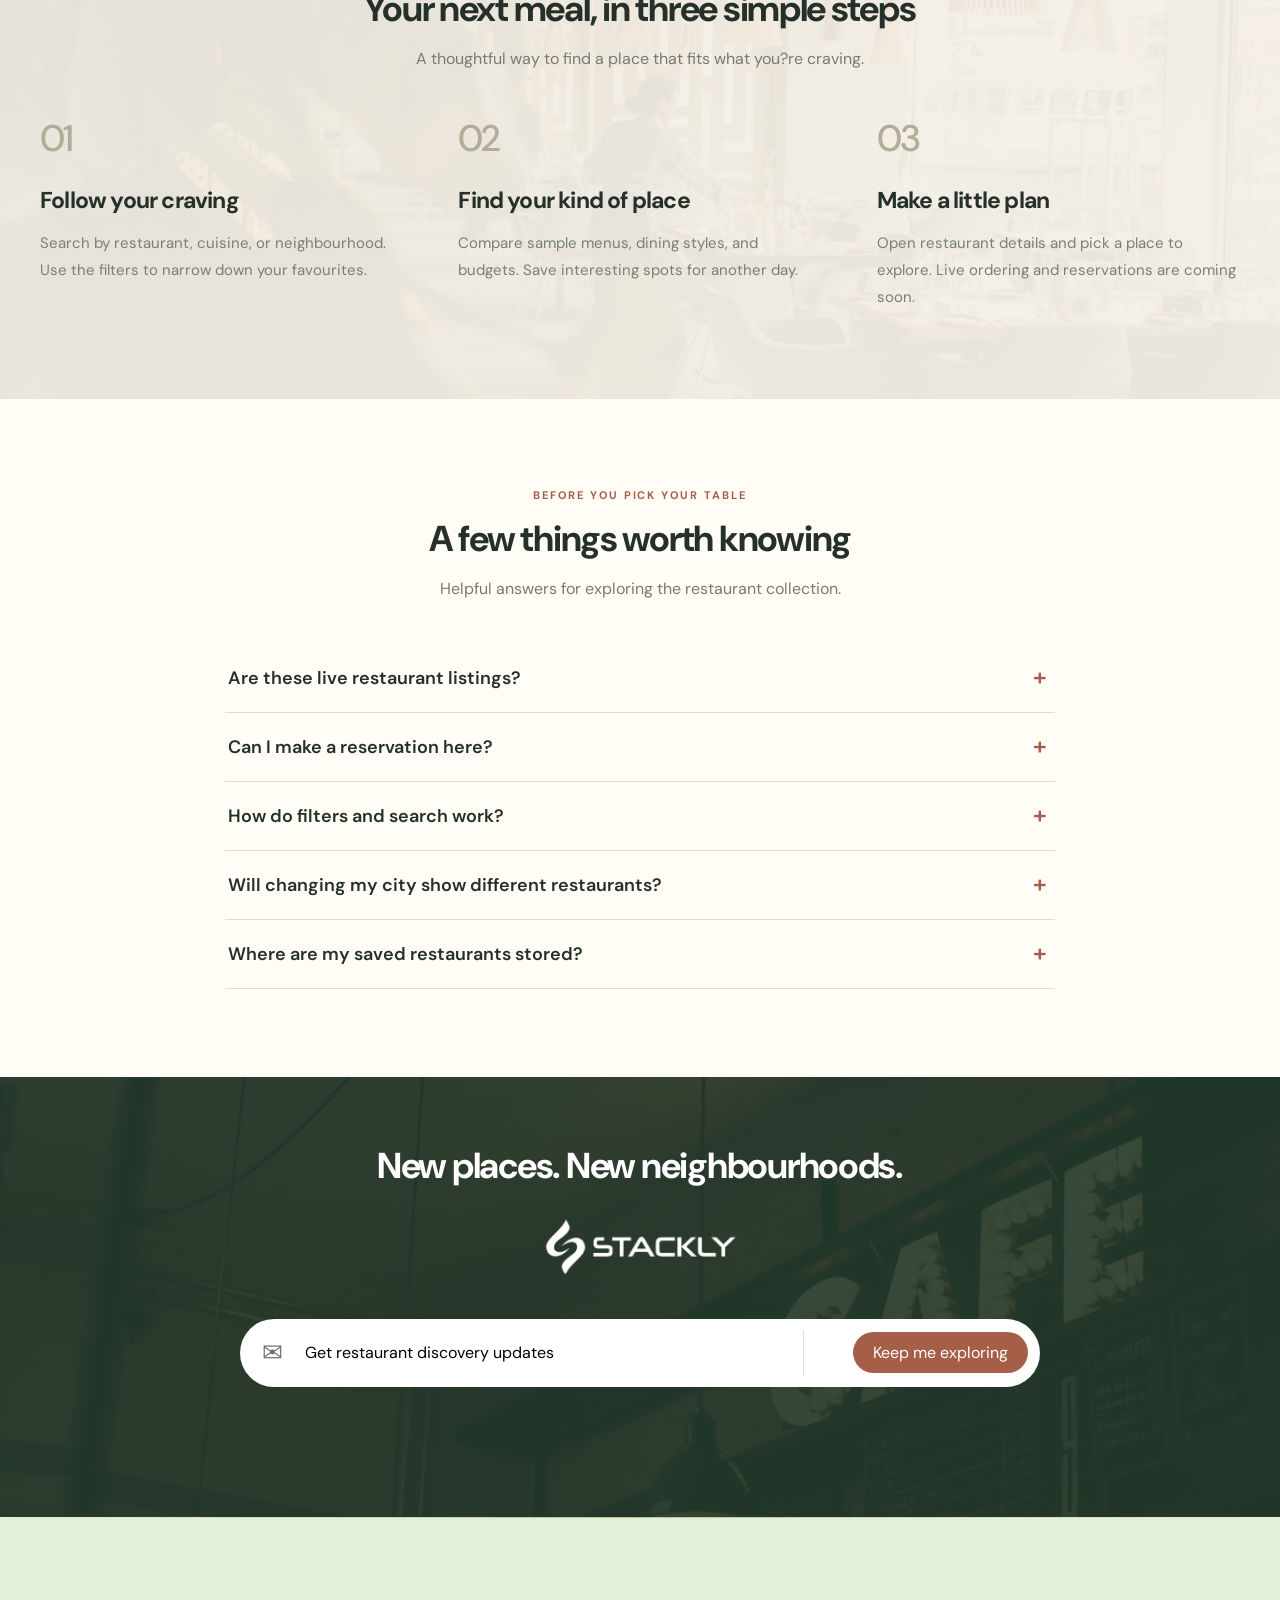
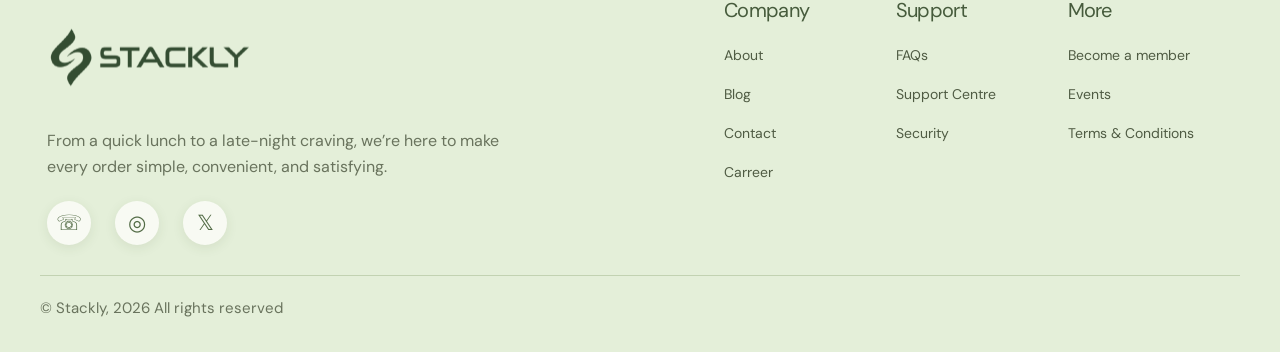
<file: restaurants.html>
<!doctype html><html lang="en"><head><meta charset="UTF-8"><meta name="viewport" content="width=device-width, initial-scale=1.0"><title>Restaurants / Stackly</title><meta name="description" content="Explore restaurant inspiration, cuisines, dining occasions and neighbourhoods with Stackly."><link rel="stylesheet" href="styles.css"><link rel="stylesheet" href="restaurants.css?v=booking1"><script src="account-store.js?v=dashboard-sync2" defer></script><script src="menu-data.js?v=dishphotos2" defer></script><script src="cart-store.js?v=dashboard1" defer></script><script src="restaurant-data.js?v=1" defer></script><script src="booking-store.js?v=dashboard1" defer></script><script src="restaurants.js?v=dashboard1" defer></script><script src="restaurant-booking.js?v=1" defer></script><script src="account-nav.js?v=dashboard1" defer></script><link rel="icon" type="image/webp" href="assets/stackly-logo.webp"><link rel="stylesheet" href="motion.css"><script src="motion.js" defer></script><link rel="stylesheet" href="header-motion.css?v=3"><script src="header-motion.js?v=3" defer></script><link rel="stylesheet" href="header-theme.css?v=1"><link rel="stylesheet" href="footer-motion.css?v=1"><script src="footer-motion.js?v=1" defer></script><link rel="stylesheet" href="header-preferences.css?v=3"><script src="language-data.js?v=1" defer></script><script src="header-preferences.js?v=4" defer></script></head><body class="restaurant-page"><svg class="svg-defs" xmlns="http://www.w3.org/2000/svg"><defs>
    
    <symbol id="pin" viewBox="0 0 24 24"><path fill="currentColor" d="M12 1a9 9 0 0 0-9 9c0 7 9 13 9 13s9-6 9-13a9 9 0 0 0-9-9Zm0 12a3 3 0 1 1 0-6 3 3 0 0 1 0 6Z"/></symbol>
    <symbol id="people" viewBox="0 0 50 40"><g fill="currentColor"><ellipse cx="25" cy="10" rx="8" ry="10"/><path d="M10 36V25l15-8 15 8v11Z"/><ellipse cx="10" cy="11" rx="6" ry="8"/><ellipse cx="40" cy="11" rx="6" ry="8"/><path d="M0 32V23l10-6 6 4-9 5v6Zm50 0V23l-10-6-6 4 9 5v6Z"/></g></symbol>
    <symbol id="building" viewBox="0 0 45 40"><path fill="currentColor" d="M5 2h30v12h5v22h3v3H2v-3h3Z"/><path stroke="#fafafe" stroke-width="4" d="M13 10h4m-4 8h4m-4 8h4m-4 8h4m8 2V21h10v15"/></symbol>
    <symbol id="sign" viewBox="0 0 40 40"><path stroke="currentColor" stroke-width="2" d="M20 1v36m-8 0h17"/><path fill="currentColor" d="M21 4h15l3 5-3 5H21ZM19 18H5l-4 5 4 5h14Z"/></symbol>
  </defs></svg><section class="hero restaurant-hero" id="home"><header class="header wrap"><a class="brand" href="index.html#home"><img class="brand-logo" src="assets/stackly-logo.webp" alt="STACKLY" width="200" height="104"></a><nav aria-label="Main navigation"><a href="index.html#home">Home</a><a class="active" href="restaurants.html" aria-current="page">Restaurants</a><a href="dine-in.html">Dine In</a><a href="explore-menu.html">Explore Menu</a><a href="about.html">About</a><a href="contact.html">Contact</a><a href="faq.html">FAQ</a></nav><div class="auth header-actions"><label class="header-select location-control"><svg aria-hidden="true"><use href="#pin"/></svg><span class="delivery-location"><span class="delivery-caption">Deliver to</span><select id="location-select" aria-label="Change delivery location"><option value="">Choose location</option><option>Bengaluru</option><option>Mumbai</option><option>Delhi</option><option selected>Chennai</option><option>Hyderabad</option><option>Pune</option></select></span></label><label class="header-select"><svg class="language-icon" viewBox="0 0 24 24" aria-hidden="true"><circle cx="12" cy="12" r="9" fill="none" stroke="currentColor" stroke-width="1.7"/><path d="M3 12h18M12 3c5 5 5 13 0 18-5-5-5-13 0-18Z" fill="none" stroke="currentColor" stroke-width="1.4"/></svg><select id="language-select" aria-label="Select language"><option value="en">EN</option><option value="hi">HI</option><option value="kn">KN</option></select></label><a class="login" href="login.html" aria-label="Login" title="Login"><svg viewBox="0 0 24 24" aria-hidden="true"><circle cx="12" cy="8" r="3.3"/><path d="M5.5 21v-3a6.5 6.5 0 0 1 13 0v3Z"/></svg><span class="control-label">Login</span></a><a class="signup cart-button" id="cart-button" href="cart.html" aria-label="Open cart, 0 items" title="Cart"><svg viewBox="0 0 24 24" aria-hidden="true"><path d="M5 8h14l1 13H4L5 8Z" fill="currentColor"/><path d="M8 9V6a4 4 0 0 1 8 0v3" fill="none" stroke="currentColor" stroke-width="2"/></svg><span class="control-label">Add to Cart</span><span class="cart-count">0</span></a></div></header><div class="hero-content"><span class="eyebrow hero-eyebrow">A GOOD TABLE CHANGES EVERYTHING</span><h1>Find your next<br>favourite place.</h1><p>Cosy corners. Big celebrations. Flavours worth coming back for.</p><form class="search" role="search"><svg aria-hidden="true"><use href="#pin"/></svg><input type="search" aria-label="Search restaurants by name, cuisine or area" placeholder="Restaurant, cuisine or neighbourhood"><button aria-label="Search restaurants"><span class="search-icon"></span></button></form><div class="hero-shortcuts"><a href="#restaurants">Explore restaurants ?</a><a href="#collections">Find your occasion ?</a></div></div></section><main><section class="wrap section-space cuisine-section" id="cuisines"><div class="section-heading reveal"><span class="eyebrow">LET YOUR TASTE LEAD</span><h2>A world of flavour, close to home</h2><p>Choose a cuisine and find a little inspiration for your next meal.</p></div><div class="category-grid"><button class="category reveal" data-cuisine="Indian"><img src="assets/restaurants/indian.jpg" width="180" height="180" loading="lazy" alt="Indian restaurant atmosphere"><span>Indian kitchens</span></button><button class="category reveal" data-cuisine="Italian"><img src="assets/restaurants/pizza.jpg" width="180" height="180" loading="lazy" alt="Italian dining atmosphere"><span>Italian tables</span></button><button class="category reveal" data-cuisine="Chinese"><img src="assets/restaurants/pasta.jpg" width="180" height="180" loading="lazy" alt="Asian restaurant interior"><span>Asian dining</span></button><button class="category reveal" data-cuisine="Cafe"><img src="assets/restaurants/cafe.jpg" width="180" height="180" loading="lazy" alt="Caf?s food inspiration"><span>Caf?s</span></button><button class="category reveal" data-cuisine="Healthy"><img src="assets/restaurants/salad.jpg" width="180" height="180" loading="lazy" alt="Garden restaurant setting"><span>Garden kitchens</span></button><button class="category reveal" data-cuisine="Desserts"><img src="assets/restaurants/dessert.jpg" width="180" height="180" loading="lazy" alt="Cafe dining setting"><span>Casual corners</span></button></div></section><section class="directory-section section-space" id="restaurants"><div class="wrap"><div class="section-heading reveal"><span class="eyebrow">YOUR NEXT FOOD ADVENTURE</span><h2>Discover a place you?ll love</h2><p>Browse by cuisine, compare your options, and take a closer look.</p></div><div class="booking-tools"><p>Plan a visit to a place that catches your eye.</p><button id="my-bookings" type="button">My bookings (0)</button></div><div class="directory-toolbar"><div class="directory-filters" role="group" aria-label="Restaurant filters"><button data-filter="all" class="selected" aria-pressed="true">All places</button><button data-filter="Indian" aria-pressed="false">Indian</button><button data-filter="Italian" aria-pressed="false">Italian</button><button data-filter="Cafe" aria-pressed="false">Caf?s</button><button data-filter="Healthy" aria-pressed="false">Fresh & light</button><button data-filter="saved" aria-pressed="false">Saved places</button></div><label class="sort-label">Sort by <select id="restaurant-sort"><option value="recommended">Recommended</option><option value="rating">Highest rated</option><option value="price">Price: low to high</option></select></label></div><div class="results-bar"><p id="results-count" role="status"></p><button class="clear-filters">Reset filters</button></div><p class="sample-note">Sample listings and prices / Venue images are illustrative / Booking previews are saved on this browser</p><div class="directory-grid" id="restaurant-grid"></div><div class="empty-results" hidden><h3>No tables on this trail yet.</h3><p>Try another cuisine or clear your search to see all places.</p><button class="clear-filters solid-link">Show all restaurants</button></div></div></section><section class="wrap section-space" id="collections"><div class="section-heading reveal"><span class="eyebrow">SET THE MOOD</span><h2>The right place for your kind of day</h2><p>A quiet coffee, a long-overdue catch-up, or a little reason to celebrate.</p></div><div class="occasion-grid"><button class="occasion reveal" data-cuisine="Cafe" style="--scene:url('assets/restaurants/cafe.jpg')"><span>TAKE IT SLOW</span><h3>Coffee & catch-ups</h3><span class="occasion-link">Explore places ?</span></button><button class="occasion reveal" data-cuisine="Italian" style="--scene:url('assets/restaurants/dining.jpg')"><span>MAKE AN EVENING OF IT</span><h3>Dinner, just the two of you</h3><span class="occasion-link">Explore places ?</span></button><button class="occasion reveal" data-cuisine="Indian" style="--scene:url('assets/restaurants/friends.jpg')"><span>MORE TO SHARE</span><h3>Bring the whole family</h3><span class="occasion-link">Explore places ?</span></button></div></section><section class="offer-section section-space"><div class="wrap offer-layout"><div class="offer-intro reveal"><span class="eyebrow">MAKE THE MOST OF YOUR MEAL</span><h2>A little planning.<br>A little extra joy.</h2><p>Look through the sample dining offers and compare the details before choosing your next table.</p><a class="solid-link" href="#restaurants">Browse dining offers ?</a></div><div class="offer-editorial reveal"><span class="offer-stamp">DINING INSPIRATION</span><h3>Good company.<br>Even better plans.</h3><p>Our preview listings include illustrative pre-booking offers. Availability and final terms will appear when live reservations launch.</p></div></div></section><section class="wrap section-space" id="neighbourhoods"><div class="section-heading reveal"><span class="eyebrow">TAKE A LITTLE DETOUR</span><h2>Explore by neighbourhood</h2><p>Different corners, different moods. Discover our Bengaluru sample collection.</p></div><div class="neighbourhood-grid"><button class="neighbourhood reveal" data-area="RR Nagar"><img src="assets/restaurants/pizza.jpg" width="500" height="350" loading="lazy" alt="Dining inspiration for RR Nagar"><div><h3>RR Nagar <span>?</span></h3><p>A relaxed evening with something Italian.</p></div></button><button class="neighbourhood reveal" data-area="BTM"><img src="assets/restaurants/indian.jpg" width="500" height="350" loading="lazy" alt="Dining inspiration for BTM"><div><h3>BTM <span>?</span></h3><p>Familiar Indian flavours and a table to share.</p></div></button><button class="neighbourhood reveal" data-area="Silk"><img src="assets/restaurants/restaurant.jpg" width="500" height="350" loading="lazy" alt="Dining inspiration for Silk Institute"><div><h3>Silk Institute <span>?</span></h3><p>Family meals and unhurried conversations.</p></div></button><button class="neighbourhood reveal" data-area="Indiranagar"><img src="assets/restaurants/cafe.jpg" width="500" height="350" loading="lazy" alt="Dining inspiration for Indiranagar"><div><h3>Indiranagar <span>?</span></h3><p>Fresh plates, coffee, and a slower afternoon.</p></div></button></div></section><section class="how-section section-space"><div class="wrap"><div class="section-heading reveal"><span class="eyebrow">LESS SCROLLING. MORE SAVOURING.</span><h2>Your next meal, in three simple steps</h2><p>A thoughtful way to find a place that fits what you?re craving.</p></div><div class="steps-grid"><article class="step reveal"><span>01</span><h3>Follow your craving</h3><p>Search by restaurant, cuisine, or neighbourhood. Use the filters to narrow down your favourites.</p></article><article class="step reveal"><span>02</span><h3>Find your kind of place</h3><p>Compare sample menus, dining styles, and budgets. Save interesting spots for another day.</p></article><article class="step reveal"><span>03</span><h3>Make a little plan</h3><p>Open restaurant details and pick a place to explore. Live ordering and reservations are coming soon.</p></article></div></div></section><section class="wrap section-space faq-section" id="faq"><div class="section-heading reveal"><span class="eyebrow">BEFORE YOU PICK YOUR TABLE</span><h2>A few things worth knowing</h2><p>Helpful answers for exploring the restaurant collection.</p></div><div class="faq-list reveal"><details><summary>Are these live restaurant listings?</summary><p>These are sample listings for the website preview. Prices, ratings, and offers are illustrative; venue photographs show dining inspiration rather than verified restaurant interiors.</p></details><details><summary>Can I make a reservation here?</summary><p>Use Book a table to choose a future date, time, and party size, then save a booking preview on this browser. My bookings lets you review or remove it. Restaurant availability is not checked and no real reservation is sent.</p></details><details><summary>How do filters and search work?</summary><p>Search matches restaurant names, cuisines, and neighbourhoods. Cuisine filters and sorting work together. Reset filters to return to the complete sample collection.</p></details><details><summary>Will changing my city show different restaurants?</summary><p>Your chosen city is saved as a preference. For now, the directory displays the same Bengaluru-area sample collection regardless of the selected city.</p></details><details><summary>Where are my saved restaurants stored?</summary><p>Saved places are kept in your browser on this device. They do not require an account and are not synced across devices.</p></details></div></section></main><section class="newsletter"><h2 class="reveal">New places. New neighbourhoods.</h2><img class="large-brand brand-logo reveal" src="assets/stackly-logo.webp" alt="STACKLY" width="240" height="125"><form class="subscribe reveal"><span aria-hidden="true">✉</span><input type="email" required aria-label="Email address" placeholder="Get restaurant discovery updates"><button>Keep me exploring</button></form><p class="newsletter-status" role="status"></p></section><footer id="contact"><div class="footer-inner wrap"><div class="footer-about"><a href="index.html#home" class="brand"><img class="brand-logo" src="assets/stackly-logo.webp" alt="STACKLY" width="200" height="104"></a><p>From a quick lunch to a late-night craving, we’re here to make<br class="desktop-break"> every order simple, convenient, and satisfying.</p><div class="socials"><a href="https://wa.me/" aria-label="WhatsApp">☏</a><a href="https://www.instagram.com/" aria-label="Instagram">◎</a><a href="https://x.com/" aria-label="X">𝕏</a></div></div><div class="footer-links"><div><h3>Company</h3><a href="about.html">About</a><button data-info="Blog">Blog</button><a href="contact.html">Contact</a><button data-info="Career">Carreer</button></div><div><h3>Support</h3><a href="faq.html">FAQs</a><button data-info="Support Centre">Support Centre</button><button data-info="Security">Security</button></div><div><h3>More</h3><button data-auth="Sign Up">Become a member</button><button data-info="Events">Events</button><button data-info="Terms & Conditions">Terms & Conditions</button></div></div><div class="footer-divider" aria-hidden="true"></div><p class="copyright">© Stackly, 2026 All rights reserved</p></div></footer><dialog id="modal"><button class="close" aria-label="Close dialog">?</button><div id="modal-content"></div></dialog><div class="toast" role="status"></div></body></html>
</file>
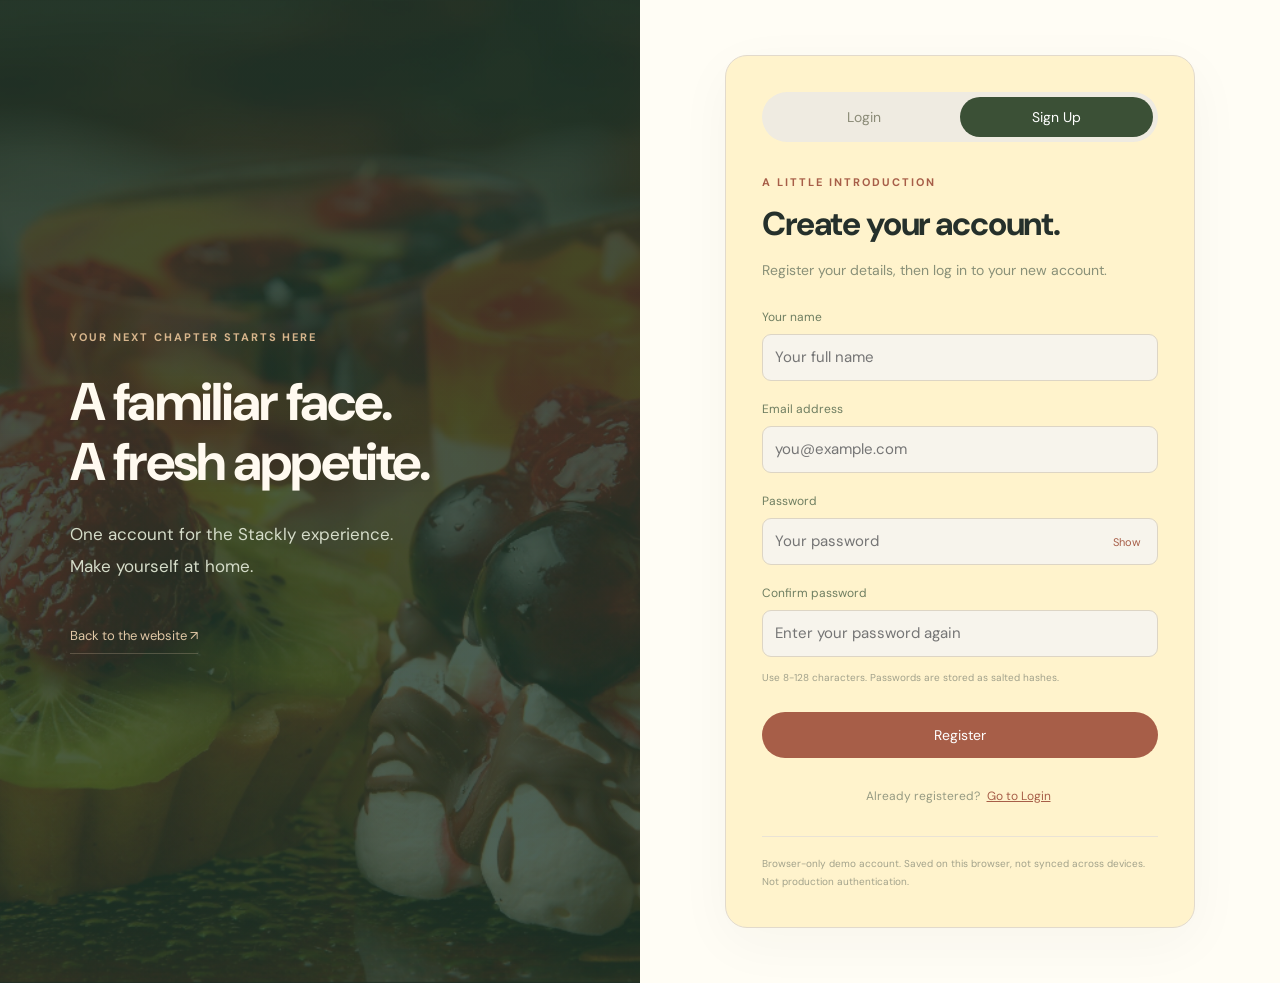
<file: signup.html>
<!doctype html><html lang="en"><head><meta charset="UTF-8"><meta name="viewport" content="width=device-width, initial-scale=1.0"><title>Sign Up - Stackly</title><meta name="description" content="Create your Stackly account and sign in."><link rel="stylesheet" href="styles.css"><link rel="stylesheet" href="login.css"><script src="account-store.js?v=dashboard-sync2" defer></script><script src="account-nav.js?v=dashboard1" defer></script><script src="login.js?v=dashboard1" defer></script><link rel="icon" type="image/webp" href="assets/stackly-logo.webp"><link rel="stylesheet" href="motion.css"><script src="motion.js" defer></script></head><body class="account-page"><main class="account-main"><aside class="account-story"><span class="eyebrow">YOUR NEXT CHAPTER STARTS HERE</span><h1>A familiar face.<br>A fresh appetite.</h1><p>One account for the Stackly experience.<br>Make yourself at home.</p><a href="index.html">Back to the website &#8599;</a></aside><section class="account-card" aria-labelledby="account-title"><div id="signed-out"><div class="account-tabs" role="group" aria-label="Account options"><button type="button" data-mode="login" class="selected" aria-pressed="true">Login</button><button type="button" data-mode="register" aria-pressed="false">Sign Up</button></div><span class="eyebrow" id="account-kicker">GOOD TO SEE YOU AGAIN</span><h2 id="account-title">Welcome back.</h2><p class="account-description" id="account-description">Log in with the email and password you registered.</p><form id="account-form"><label id="name-field" hidden>Your name<input name="name" autocomplete="name" minlength="2" maxlength="80" placeholder="Your full name" disabled></label><label>Email address<input name="email" type="email" autocomplete="email" required maxlength="254" placeholder="you@example.com"></label><label>Password<span class="password-wrap"><input id="account-password" name="password" type="password" autocomplete="current-password" minlength="8" maxlength="128" required placeholder="Your password"><button type="button" class="password-toggle" aria-label="Show password" aria-pressed="false">Show</button></span></label><label id="confirm-field" hidden>Confirm password<input name="confirm" type="password" autocomplete="new-password" minlength="8" maxlength="128" placeholder="Enter your password again" disabled></label><p class="password-help">Use 8-128 characters. Passwords are stored as salted hashes.</p><button class="account-submit" id="submit-account" type="submit">Login</button></form><p class="account-switch" id="account-switch">New to Stackly? <button type="button" data-mode="register">Create an account</button></p></div><div id="signed-in" hidden><span class="eyebrow">YOU ARE SIGNED IN</span><h2 id="welcome-name">Welcome.</h2><p class="account-description" id="account-email"></p><div class="account-success-icon" aria-hidden="true">&#10003;</div><p>Your login is active on this browser.</p><a class="account-submit continue-link" href="index.html">Continue to the website &#8599;</a><button class="logout-button" id="logout-account" type="button">Log out</button></div><p id="account-status" role="status" aria-live="polite"></p><p class="account-service-note">Browser-only demo account. Saved on this browser, not synced across devices. Not production authentication.</p></section></main><div class="toast" role="status"></div></body></html>
</file>
<file: styles.css>
@import url('https://fonts.googleapis.com/css2?family=DM+Sans:wght@400;500;600;700&display=swap');
:root{--gray:#b8b8b8;--dark:#70706f;--paper:#fafafe;--ink:#090909}*{box-sizing:border-box}html{scroll-behavior:smooth;scroll-padding-top:25px}body{margin:0;background:var(--paper);color:var(--ink);font-family:'DM Sans',Arial,sans-serif}button,input{font:inherit}button,a{-webkit-tap-highlight-color:transparent}button{cursor:pointer}a{color:inherit;text-decoration:none}button{border:0}button:focus-visible,a:focus-visible,input:focus-visible,[tabindex]:focus-visible{outline:3px solid #424242;outline-offset:5px}.svg-defs{position:absolute;width:0;height:0}.wrap{max-width:1240px;margin:auto}h1,h2,h3,p{margin:0}h2{font-size:24px;font-weight:700;text-align:center}.hero{height:800px;background:var(--gray);color:white;overflow:hidden}.header{height:118px;display:flex;align-items:center;justify-content:space-between}.brand{display:inline-flex;align-items:center;font-size:32px;line-height:1.2;gap:10px}.brand svg{height:25px;width:25px;color:var(--dark)}nav{display:flex;gap:52px;margin-left:325px;font-size:20px}nav a{position:relative}nav a:after{content:'';position:absolute;height:2px;background:var(--dark);left:15%;right:15%;bottom:-3px;transform:scaleX(0);transition:transform .3s}nav a.active{color:var(--dark)}nav a.active:after,nav a:hover:after{transform:scaleX(1)}.auth{display:flex;gap:29px;align-items:center}.auth button{color:white;font-size:16px;line-height:28px;border-radius:30px;padding:0 17px}.login{background:transparent;border:1px solid white}.signup{background:var(--dark);border:1px solid var(--dark)}.hero-content{text-align:center;padding-top:128px}h1{font-size:50px;line-height:1.25;font-weight:700;text-shadow:0 6px 16px #0003;animation:hero-enter 1s both}.hero-content>p{font-size:20px;margin-top:88px;animation:hero-enter 1s .15s both}.search{height:70px;width:708px;margin:100px auto 0;transform:translateX(31px);border-radius:50px;background:white;display:flex;align-items:center;padding:10px 13px 10px 23px;gap:24px;animation:search-enter 1s .3s both}.search>svg{width:19px;height:24px;color:var(--dark);flex-shrink:0}.search input{border:0;outline:0;background:transparent;min-width:0;flex:1;font-size:20px;color:#333}.search button{height:51px;width:51px;border-radius:50%;background:var(--dark);display:grid;place-items:center;flex-shrink:0;transition:transform .3s,background .3s}.search button:hover{transform:rotate(-12deg);background:#4d4d4d}.search-icon{width:14px;height:14px;border:1px solid white;border-radius:50%;position:relative}.search-icon:after{content:'';width:10px;height:1px;background:white;position:absolute;transform:rotate(48deg);top:15px;left:10px}.about{padding-top:51px}.about-copy{text-align:center;font-size:24px;line-height:31px;margin-top:51px;white-space:nowrap}.stats{display:flex;justify-content:center;gap:58px;margin-top:78px;text-align:center}.stats>div{min-width:140px}.stats svg{width:50px;height:40px;color:var(--dark)}.stats p{font-size:24px;line-height:34px;margin-top:14px}.services>h2{margin-top:50px;margin-bottom:50px}.service{height:263px;background:var(--gray);text-align:center;color:white;padding-top:47px;position:relative;overflow:hidden}.service:after{content:'';position:absolute;inset:0;background:linear-gradient(110deg,transparent 20%,#ffffff20 48%,transparent 75%);transform:translateX(-110%);transition:transform 1.2s;pointer-events:none}.service:hover:after{transform:translateX(110%)}.service-emoji{font-size:56px;line-height:64px;display:block;transition:transform .6s}.service:hover .service-emoji{transform:translateY(-7px) rotate(6deg)}.service h3{font-size:64px;line-height:1.2;margin-top:22px;font-weight:700}.service p{font-size:20px;line-height:26px;margin-top:12px}.service.payment{height:319px;margin-top:23px;padding-top:58px}.payment h3{margin-top:20px}.dine{padding-top:50px}.section-copy{text-align:center;font-size:24px;margin-top:25px;margin-bottom:25px}.restaurants{display:grid;grid-template-columns:repeat(4,1fr);gap:36px}.restaurant{background:#d9d9d9;border-radius:11px;overflow:hidden;min-width:0;transition:transform .4s,box-shadow .4s}.restaurant:hover{transform:translateY(-8px);box-shadow:0 18px 35px #0002}.restaurant-image{height:226px;background:var(--gray);border:1px solid black;border-radius:11px 11px 11px 74px;position:relative;color:white;display:flex;align-items:flex-end;justify-content:center;padding:0 9px 13px}.restaurant-image h3{font-size:32px;white-space:nowrap}.rating{position:absolute;right:15px;top:9px;font-size:24px;font-weight:700}.rating span{background:var(--dark);border-radius:50%;font-size:13px;width:20px;height:20px;display:inline-grid;place-items:center;vertical-align:3px;color:var(--gray)}.ribbon{position:absolute;left:0;top:34px;background:#d9d9d9;font-size:16px;font-weight:700;padding:10px 38px 10px 8px;clip-path:polygon(0 0,100% 0,77% 50%,100% 100%,0 100%)}.restaurant-info{padding:12px 15px 24px}.restaurant-info>p{font-size:20px;line-height:26px;color:var(--dark);white-space:nowrap}.restaurant-info .price{font-size:24px;color:black;margin-top:12px;line-height:31px}.offer{margin-top:10px;border:1px solid black;border-radius:11px;min-height:46px;width:100%;background:var(--gray);font-size:14px;font-weight:700;white-space:nowrap;padding:7px}.offer span{color:var(--dark);font-size:19px}.offer:hover{background:#c7c7c7}.empty{text-align:center;padding:40px}.testimonials{padding-top:49px;height:472px}.review-track{display:flex;gap:16px;overflow-x:auto;scroll-snap-type:x mandatory;margin-top:25px;scrollbar-width:none}.review-track::-webkit-scrollbar{display:none}.review{flex:0 0 320px;height:220px;border-radius:22px;background:white;padding:23px 22px;scroll-snap-align:start}.review-head{display:flex;align-items:center;gap:10px}.avatar{height:48px;width:48px;border-radius:50%;background:black;flex-shrink:0}.review-name{font-size:20px;white-space:nowrap}.stars{color:#aaa;font-size:22px;letter-spacing:2px;line-height:24px}.review>p{font-size:16px;line-height:21px;margin-top:26px}.newsletter{height:564px;background:var(--gray);text-align:center;padding-top:61px;color:white}.newsletter h2{font-size:40px}.large-brand{width:80px;height:80px;color:var(--dark);margin-top:94px;filter:drop-shadow(0 4px 2px #0004)}.subscribe{height:72px;background:white;border-radius:32px;max-width:926px;margin:65px auto 0;display:flex;align-items:center;padding:12px;gap:20px;color:black}.subscribe>span{font-size:25px;color:var(--dark);margin-left:10px}.subscribe input{flex:1;min-width:0;border:0;border-right:1px solid #ddd;height:46px;outline:0;font-size:20px}.subscribe input::placeholder{color:black}.subscribe button{color:white;background:var(--dark);border-radius:22px;padding:10px 20px;font-size:20px;margin-left:29px;transition:background .25s}.subscribe button:hover{background:#444}.newsletter-status{margin-top:16px;color:#333}footer{height:535px;background:#6d6d6d;color:white}.footer-inner{padding-top:159px;display:grid;grid-template-columns:60% 40%;position:relative}.footer-about{padding:22px 7px 0}.footer-about .brand svg{color:black}.footer-about>p{font-size:20px;line-height:26px;margin-top:24px}.socials{display:flex;gap:24px;margin-top:21px}.socials a{height:60px;width:60px;border-radius:50%;display:grid;place-items:center;background:white;color:var(--dark);font-size:25px;box-shadow:0 4px 3px #0005;transition:transform .3s}.socials a:hover{transform:translateY(-5px)}.footer-links{display:grid;grid-template-columns:1fr 1fr 1.1fr;gap:25px}.footer-links h3{color:black;font-size:20px;font-weight:400;margin-bottom:23px}.footer-links a,.footer-links button{display:block;background:none;color:white;padding:0;font-size:16px;text-align:left;margin-bottom:21px;white-space:nowrap}.footer-links a:hover,.footer-links button:hover{text-decoration:underline}.copyright{font-size:20px;position:absolute;top:423px;left:0}.reveal{transition:opacity .8s,transform .8s}.js-motion .reveal:not(.visible){opacity:0;transform:translateY(24px)}dialog{width:min(440px,90vw);border:0;border-radius:22px;padding:38px;box-shadow:0 20px 80px #0004}dialog::backdrop{background:#0006;backdrop-filter:blur(5px)}.close{position:absolute;right:15px;top:10px;background:none;font-size:30px;color:#666}dialog h2{text-align:left;margin-bottom:20px}dialog p{line-height:1.6}dialog label{display:block;margin-top:15px}dialog input{width:100%;padding:12px;margin-top:7px;border:1px solid #ccc;border-radius:8px}dialog .submit{background:#707070;color:white;padding:12px;border-radius:8px;margin-top:22px;width:100%}.toast{position:fixed;bottom:25px;left:50%;transform:translate(-50%,30px);background:#333;color:white;border-radius:30px;padding:14px 24px;opacity:0;pointer-events:none;transition:.3s;z-index:5}.toast.show{opacity:1;transform:translate(-50%,0)}@keyframes hero-enter{from{opacity:0;transform:translateY(20px)}to{opacity:1;transform:translateY(0)}}@keyframes search-enter{from{opacity:0;translate:0 20px}to{opacity:1;translate:0 0}}
@media(min-width:1441px){.wrap{max-width:1240px}}@media(max-width:1300px){.wrap{width:calc(100% - 80px)}nav{margin-left:auto;margin-right:60px}.about-copy{white-space:normal}.restaurants{gap:24px}.restaurant-image h3{font-size:27px}.restaurant-info>p{font-size:17px}.offer{font-size:12px}.footer-inner{grid-template-columns:57% 43%}.footer-about>p{font-size:17px}.footer-links{gap:15px}}
@media(max-width:800px){.wrap{width:calc(100% - 40px)}.header{height:100px;flex-wrap:wrap;gap:15px;align-content:center}.brand{font-size:26px}nav{order:3;width:100%;justify-content:center;margin:0;gap:30px;font-size:16px}.auth{gap:10px}.auth button{font-size:14px;padding:0 12px}.hero{height:700px}.hero-content{padding:110px 20px 0}h1{font-size:36px}.hero-content>p{margin-top:50px;font-size:18px;line-height:28px}.search{width:100%;max-width:600px;transform:none;margin-top:65px;gap:15px}.search input{font-size:17px}.about-copy{font-size:20px;line-height:29px;margin-top:35px}.stats{gap:12px;margin-top:50px}.stats>div{min-width:0;flex:1}.stats p{font-size:18px;line-height:28px}.service{padding:35px 15px;height:263px}.service h3{font-size:40px}.service p{font-size:17px}.service.payment{padding:40px 15px}.section-copy{font-size:20px;line-height:28px}.restaurants{grid-template-columns:repeat(2,minmax(0,1fr));gap:20px}.restaurant-image h3{font-size:26px}.restaurant-info>p{white-space:normal}.offer{white-space:normal}.testimonials{height:420px}.newsletter{height:520px;padding:55px 20px 0}.newsletter h2{font-size:29px}.large-brand{margin-top:65px}.subscribe{margin-top:55px;gap:10px}.subscribe input{font-size:15px}.subscribe button{font-size:16px;margin:0;padding:11px 14px}.subscribe>span{margin-left:2px}footer{height:auto;min-height:640px}.footer-inner{display:block;padding-top:60px;padding-bottom:40px}.footer-about{padding:0}.footer-links{margin-top:45px;gap:15px}.footer-links h3{font-size:18px}.footer-links a,.footer-links button{white-space:normal;font-size:14px}.copyright{position:static;margin-top:25px;font-size:16px}.desktop-break{display:none}}
@media(max-width:430px){.restaurants{grid-template-columns:1fr}.restaurant-image{height:226px}.restaurant-info>p{font-size:20px}.restaurant-image h3{font-size:32px}.offer{font-size:14px}.hero-content{padding-top:100px}h1{font-size:31px}.stats p{font-size:16px}.service h3{font-size:34px}.service p{font-size:15px}.service-emoji{font-size:48px}.newsletter h2{font-size:25px}.subscribe{padding:9px;height:65px;gap:7px}.subscribe button{font-size:14px;padding:12px}.subscribe input{font-size:13px}.subscribe>span{font-size:20px}}
@media(prefers-reduced-motion:reduce){html{scroll-behavior:auto}*,*:before,*:after{animation:none!important;transition:none!important}.js-motion .reveal:not(.visible){opacity:1;transform:none}}

/* Header layout and controls share one sizing system. */
.hero>.header{width:100%;max-width:none;height:88px;margin:0;padding:0 clamp(24px,3.2vw,56px);display:grid;grid-template-columns:auto minmax(0,1fr) auto;align-items:center;gap:32px;background:#f3f2ed;color:#18262c;border-bottom:1px solid #deded8;box-shadow:0 3px 14px #152b3510;position:relative;z-index:2}
.header>.brand{display:inline-flex;align-items:center;gap:9px;font-size:28px;line-height:1;white-space:nowrap}.header>.brand svg{width:28px;height:28px;color:#a76554;flex:none}
.header nav{position:static;display:flex;align-items:center;justify-content:center;gap:clamp(26px,2.3vw,38px);margin:0;padding:0;width:auto;min-width:0;max-width:none;overflow:visible;font-size:15px;line-height:22px;font-weight:700;white-space:nowrap;order:0}
.header nav a{position:relative;padding:13px 0;flex:none;transition:color .25s}.header nav a.active,.header nav a:hover{color:#a76554}.header nav a:after{background:#a76554;left:0;right:0;bottom:0;height:3px;border-radius:3px}
.header .header-actions{display:flex;align-items:center;justify-content:flex-end;flex-wrap:nowrap;gap:12px;margin:0;width:auto;order:0}
.header-select{display:flex;align-items:center;gap:7px;min-width:0}.header-select svg{height:17px;width:17px;flex:none}.header .location-control{gap:8px;margin-right:8px}.location-control>svg{width:19px;height:23px;color:#b77361}.delivery-location{display:flex;flex-direction:column;gap:2px}.delivery-caption{font-size:11px;line-height:14px;color:#92928c}.header-select select{max-width:112px;padding:0;background:transparent;border:0;color:#283237;font-family:inherit;font-size:14px;font-weight:600;line-height:20px;cursor:pointer}.header-select option{color:#283237;background:#fff}.header-select select:focus-visible{outline:2px solid #a76554;outline-offset:4px}
.header-actions>.header-select:not(.location-control){height:44px;padding:0 12px;border:1px solid #e2ded7;border-radius:13px;color:#ae6a56;gap:7px}.header-actions>.header-select:not(.location-control) select{color:#ae6a56;width:44px;font-size:13px}
.header .header-actions button{display:grid;place-items:center;position:relative;flex:none;width:44px;height:44px;padding:11px;border:1px solid #e2ded7;border-radius:13px;background:#eeece6;color:#55564d;line-height:1;transition:background .25s,transform .25s}.header-actions button>svg{width:20px;height:20px}.header-actions .login>svg{fill:none;stroke:currentColor;stroke-width:1.8;stroke-linejoin:round}.header .header-actions button:hover{background:#e5dfd5;transform:translateY(-2px)}.control-label{position:absolute;width:1px;height:1px;margin:-1px;overflow:hidden;clip-path:inset(50%);white-space:nowrap}.cart-count{position:absolute;top:-6px;right:-6px;display:grid;place-items:center;min-width:20px;height:20px;padding:0 3px;border:2px solid #f3f2ed;border-radius:50%;background:#b97865;color:white;font-size:10px;line-height:1}.hero-content{padding-top:158px}
@media(max-width:1250px) and (min-width:1101px){.hero>.header{gap:22px;padding:0 24px}.header>.brand{font-size:25px}.header nav{font-size:13px;gap:22px}.header .header-actions{gap:9px}.header .location-control{margin-right:0}.header-select select{max-width:96px}}
@media(max-width:1100px){.hero>.header{height:132px;padding:16px 28px 8px;grid-template-columns:1fr auto;grid-template-rows:44px 44px;gap:12px 24px}.header>.brand{font-size:27px}.header nav{grid-column:1/-1;grid-row:2;justify-content:center;font-size:14px;gap:36px;overflow-x:auto;scrollbar-width:thin}.header .header-actions{grid-column:2;grid-row:1}.hero-content{padding-top:114px}}
@media(max-width:600px){.hero>.header{height:176px;padding:14px 20px 6px;grid-template-columns:minmax(0,1fr);grid-template-rows:32px 44px 44px;gap:12px}.header>.brand{font-size:25px;justify-self:start}.header>.brand svg{width:25px;height:25px}.header .header-actions{grid-column:1;grid-row:2;justify-content:flex-end;gap:10px}.header .location-control{margin-right:auto}.header nav{grid-column:1;grid-row:3;justify-content:flex-start;width:100%;gap:30px;font-size:13px;padding-bottom:2px}.header nav a{padding:10px 0}.header .header-actions button{width:40px;height:40px;padding:9px}.header-actions>.header-select:not(.location-control){height:40px;padding:0 9px}.header-select select{max-width:105px;font-size:13px}.hero-content{padding-top:62px}}
@media(max-width:360px){.hero>.header{padding-left:14px;padding-right:14px}.header .header-actions{gap:7px}.header-select select{max-width:90px}.header-actions>.header-select:not(.location-control){padding:0 6px}}

/* Warm editorial home page. */
:root{--paper:#faf8f4;--ink:#25302b;--accent:#a75e48;--muted:#777b71}body{background:var(--paper)}h1,h2,h3{letter-spacing:-.035em}.section-space{padding-top:88px;padding-bottom:88px}.eyebrow{display:block;font-size:11px;font-weight:700;letter-spacing:.18em;color:var(--accent);line-height:1.6}.section-heading{text-align:center;margin:0 auto 42px;max-width:680px}.section-heading h2{font-size:36px;line-height:1.2;margin-top:12px}.section-heading p{font-size:16px;color:var(--muted);line-height:1.7;margin-top:15px}.hero{position:relative;background:#302b23 url('assets/explore-menu/hero.jpg') center/cover no-repeat;isolation:isolate}.hero:before{content:'';position:absolute;inset:0;background:linear-gradient(90deg,#171c19c9,#171c1980);z-index:-1}.hero-content{padding-top:132px}.hero-eyebrow{color:#edc5a1;margin-bottom:22px}h1{font-size:56px}.hero-content>p{margin-top:30px;color:#f4eee6}.search{margin-top:58px;transform:none;box-shadow:0 12px 45px #0002}.search button{background:var(--accent)}
.hero{background-image:url('assets/shared-dessert-hero.png');background-position:center 45%}.hero:before{background:linear-gradient(90deg,#171c19d9,#171c1980 58%,#171c1966),linear-gradient(0deg,#171c194d,transparent 55%)}.hero-content{position:relative;z-index:1}.hero-eyebrow{display:inline-block;padding:8px 15px;border:1px solid #ffffff55;border-radius:999px;background:#ffffff14;backdrop-filter:blur(8px)}.hero h1{text-shadow:0 5px 25px #0009}.search{border:1px solid #ffffffaa;box-shadow:0 16px 50px #100c0880}.search button{transition:transform .25s,background .25s,box-shadow .25s}.search button:hover{background:#864a38;box-shadow:0 5px 15px #a75e4866}
.category-grid{display:grid;grid-template-columns:repeat(6,minmax(0,1fr));gap:28px}.category{border:0;background:transparent;display:flex;flex-direction:column;align-items:center;gap:19px;color:var(--ink);font-size:17px;font-weight:600}.category img{width:155px;height:155px;max-width:100%;border-radius:50%;object-fit:cover;box-shadow:0 0 0 7px #eee9df;transition:transform .6s cubic-bezier(.2,.7,.2,1),box-shadow .6s}.category:hover img{transform:translateY(-7px) rotate(3deg);box-shadow:0 0 0 7px #e6d8c7,0 15px 35px #332a1920}.menu-section{background:#f0ece4}.menu-filters{display:flex;justify-content:center;gap:12px;flex-wrap:wrap;margin:-10px 0 35px}.menu-filters button{border:1px solid #dcd5ca;padding:11px 22px;border-radius:30px;color:#666b60;background:transparent;transition:background .25s,color .25s}.menu-filters button.selected,.menu-filters button:hover{background:#354538;color:white;border-color:#354538}.dish-grid{display:grid;grid-template-columns:repeat(3,minmax(0,1fr));gap:25px}.dish-card{background:var(--paper);border-radius:18px;overflow:hidden;box-shadow:0 8px 25px #302a1706}.dish-photo{height:255px;overflow:hidden}.dish-photo img{display:block;width:100%;height:100%;object-fit:cover;transition:transform .8s}.dish-card:hover img{transform:scale(1.06)}.dish-copy{padding:26px}.dish-copy .eyebrow{font-size:10px}.dish-copy h3{font-size:23px;margin-top:9px}.dish-copy p{font-size:15px;line-height:1.7;color:var(--muted);margin-top:10px}.dish-card[hidden]{display:none}
.about{padding-top:90px;display:grid;grid-template-columns:1fr 1fr;column-gap:65px;align-items:center}.about-visual{grid-column:1;grid-row:1/4;position:relative;border-radius:20px;overflow:hidden;height:425px}.about-visual img{height:100%;width:100%;object-fit:cover}.about-visual:after{content:'';position:absolute;inset:0;background:linear-gradient(transparent 35%,#14261bd4)}.about-visual>span{position:absolute;bottom:35px;left:35px;z-index:1;color:#fff;font-size:32px;line-height:1.2;letter-spacing:-.03em}.about>h2{text-align:left;align-self:end;font-size:34px}.about-copy{grid-column:2;white-space:normal;text-align:left;font-size:18px;line-height:1.8;margin-top:20px;align-self:start}.stats{grid-column:2;gap:20px;margin-top:25px;align-self:start;justify-content:space-between}.stats>div{min-width:0}.stats svg{width:34px;height:32px;color:#8b957e}.stats p{font-size:16px;line-height:26px;margin-top:10px}
.services{padding-top:85px}.services>h2{font-size:34px;margin:0 0 35px}.service{border-radius:20px;background:linear-gradient(90deg,#17241dd6,#17241d82),url('assets/indian.jpg') center/cover;height:263px;padding-top:27px}.service.payment{background:linear-gradient(90deg,#231b16d9,#231b1670),url('assets/restaurant.jpg') center/cover;margin-top:24px;height:285px;padding-top:35px}.service h3{font-size:48px;margin-top:12px}.service p{font-size:17px;color:#f4ece2}.service-emoji{font-size:42px;line-height:54px}.dine{padding-top:88px}.dine>h2{font-size:36px}.dine .section-copy{font-size:17px;color:var(--muted);margin:20px 0 35px}.restaurants{gap:24px}.restaurant{background:#fff;border:1px solid #e8e3d9;border-radius:16px;box-shadow:0 4px 20px #302a1706}.restaurant-image{border:0;border-radius:0;height:226px;isolation:isolate;background:#49513f;overflow:hidden;padding-bottom:20px}.restaurant-image:before{content:'';position:absolute;inset:0;background-image:linear-gradient(transparent,#16201adb),var(--restaurant-image);background-size:cover;background-position:center;z-index:-1;transition:transform .8s}.restaurant:hover .restaurant-image:before{transform:scale(1.05)}.restaurant-image h3{font-size:28px}.rating{font-size:17px;background:#fffef2;padding:5px 9px;border-radius:25px;color:#314331;right:12px}.rating span{background:none;color:#8b7b3d;font-size:14px;vertical-align:0}.ribbon{top:22px;background:#f2e6d4;color:#5b472d;font-size:12px;padding:8px 26px 8px 12px}.restaurant-info{padding:18px}.restaurant-info>p{font-size:14px;line-height:23px;color:#838479;white-space:normal}.restaurant-info .price{font-size:19px;margin-top:12px;color:#25302b}.offer{background:#f2eee5;border:1px dashed #d2c6ae;font-size:11px;color:#72613d;min-height:40px}.offer span{color:#9d8453}
.occasion-grid{display:grid;grid-template-columns:repeat(3,minmax(0,1fr));gap:25px}.occasion{display:flex;flex-direction:column;justify-content:flex-end;position:relative;isolation:isolate;height:365px;padding:30px;border-radius:18px;overflow:hidden;color:white}.occasion:before{content:'';position:absolute;inset:0;z-index:-1;background-image:linear-gradient(transparent,#132019d9),var(--scene);background-position:center;background-size:cover;transition:transform .9s}.occasion:hover:before{transform:scale(1.07)}.occasion>span:first-child{font-size:12px;letter-spacing:.1em;text-transform:uppercase;color:#ead9c3}.occasion h3{font-size:29px;line-height:1.2;margin-top:10px}.occasion-link{font-size:13px;margin-top:23px}.testimonials{height:auto;padding-top:0;padding-bottom:85px}.testimonials>h2{font-size:34px}.review-track{margin-top:35px;padding-bottom:10px}.review{height:245px;border:1px solid #ede8df;border-radius:16px}.avatar{background:linear-gradient(135deg,#b4bea5,#57684c);display:grid;place-items:center;color:white;font-size:17px}.stars{color:#bca472;font-size:18px}.review>p{color:#656c60}.faq-section{padding-top:0}.faq-list{max-width:830px;margin:auto}.faq-list details{border-bottom:1px solid #dedbd1;padding:22px 3px}.faq-list summary{cursor:pointer;font-size:18px;font-weight:600;list-style:none;position:relative;padding-right:35px}.faq-list summary::-webkit-details-marker{display:none}.faq-list summary:after{content:'+';position:absolute;right:5px;font-size:24px;line-height:22px;color:var(--accent)}.faq-list details[open] summary:after{content:'?'}.faq-list details p{margin-top:16px;font-size:15px;line-height:1.8;color:var(--muted);max-width:720px}.newsletter{height:440px;padding:65px 25px;background:linear-gradient(#233728df,#233728e6),url('assets/salad.jpg') center/cover}.newsletter h2{font-size:36px}.large-brand{height:50px;width:50px;margin-top:30px;color:#d2b995;filter:none}.subscribe{height:68px;max-width:800px;margin-top:30px;border-radius:40px}.subscribe button{background:var(--accent);font-size:16px}.subscribe input{font-size:16px}.newsletter-status{color:#f3eadc}footer{background:#26382c;height:420px}.footer-inner{padding-top:80px}.footer-links h3{color:#d1bfa1}.copyright{top:335px;font-size:15px;color:#b8c1b6}.footer-about>p{font-size:16px;color:#c0c9bd}.footer-links a,.footer-links button{font-size:14px;color:#cbd2c7}.footer-about .brand svg{color:#c8ac8b}.socials a{width:44px;height:44px;font-size:21px;background:#ffffff10;color:#e3dfd4;box-shadow:none}.reveal{transition-duration:.85s}.js-motion .reveal:not(.visible){transform:translateY(22px)}
@media(max-width:1100px){.category-grid{gap:22px}.category img{width:125px;height:125px}.about{gap:35px}.about-copy{font-size:16px}.restaurant-image h3{font-size:24px}.restaurants{gap:17px}.restaurant-info{padding:13px}.offer{white-space:normal}.occasion{padding:22px}.occasion h3{font-size:25px}}
@media(max-width:800px){.section-space{padding-top:60px;padding-bottom:60px}.section-heading h2{font-size:29px}.hero-content{padding-top:100px}h1{font-size:42px}.hero-content>p{margin-top:25px}.search{margin-top:45px}.category-grid{grid-template-columns:repeat(3,minmax(0,1fr));gap:30px 20px}.category img{width:130px;height:130px}.dish-grid{gap:16px}.dish-photo{height:180px}.dish-copy{padding:18px}.dish-copy h3{font-size:20px}.dish-copy p{font-size:13px}.about{padding-top:60px;grid-template-columns:1fr;gap:0}.about-visual{grid-column:1;grid-row:auto;height:330px;margin-bottom:30px}.about>h2{text-align:center}.about-copy{grid-column:1;text-align:center;font-size:18px}.stats{grid-column:1;justify-content:center;gap:35px;margin-top:30px}.services{padding-top:60px}.service h3{font-size:37px}.service p{font-size:15px;padding:0 15px}.dine{padding-top:60px}.restaurant-image h3{font-size:28px}.restaurant-info{padding:18px}.restaurant-info>p{font-size:15px}.occasion-grid{gap:15px}.occasion{height:300px;padding:20px}.occasion h3{font-size:23px}.occasion-link{font-size:12px}.testimonials{padding-top:0;padding-bottom:60px}.faq-section{padding-top:0}.newsletter h2{font-size:29px}.newsletter{height:420px}.footer-inner{padding-top:50px}footer{height:auto;min-height:600px}.copyright{position:static;margin-top:30px}.hero-content .hero-eyebrow{font-size:10px}}
@media(max-width:560px){.hero-content{padding-top:80px}h1{font-size:35px}.category img{width:95px;height:95px}.category{font-size:14px;gap:14px}.dish-grid{grid-template-columns:1fr}.dish-photo{height:230px}.dish-copy{padding:24px}.dish-copy h3{font-size:24px}.dish-copy p{font-size:15px}.menu-filters{gap:8px}.menu-filters button{font-size:12px;padding:9px 15px}.about-visual{height:300px}.about-visual>span{font-size:29px;left:25px;bottom:25px}.stats{gap:20px}.stats p{font-size:14px}.service h3{font-size:31px}.service p{font-size:14px}.service.payment{height:285px}.occasion-grid{grid-template-columns:1fr}.occasion{height:310px;padding:28px}.occasion h3{font-size:30px}.section-heading p{font-size:15px}.section-heading h2{font-size:28px}.faq-list summary{font-size:16px}.newsletter h2{font-size:27px}.subscribe{gap:8px;padding:9px}.subscribe input{font-size:13px}.subscribe button{font-size:13px;padding:12px}.newsletter{height:410px}.review{flex-basis:290px}}
@media(prefers-reduced-motion:reduce){.js-motion .reveal:not(.visible){transform:none}.category:hover img,.dish-card:hover img,.occasion:hover:before,.restaurant:hover .restaurant-image:before{transform:none}}

.preview-caption{text-align:center;color:#8b8d80;font-size:12px;letter-spacing:.025em;margin:-16px 0 23px}.testimonials .preview-caption{margin:12px 0 -12px}

/* Account links retain the header's icon-button proportions. */
.header .header-actions a.login{display:grid;place-items:center;position:relative;flex:none;width:44px;height:44px;padding:11px;border:1px solid #e2ded7;border-radius:13px;background:#eeece6;color:#55564d;line-height:1;transition:background .25s,transform .25s}.header-actions a.login>svg{width:20px;height:20px;fill:none;stroke:currentColor;stroke-width:1.8;stroke-linejoin:round}.header .header-actions a.login:hover{background:#e5dfd5;transform:translateY(-2px)}.header a.login.is-authenticated:after{content:'';position:absolute;right:4px;bottom:4px;width:7px;height:7px;border-radius:50%;background:#64874d;border:1px solid #f3f2ed}
@media(max-width:600px){.header .header-actions a.login{width:40px;height:40px;padding:9px}}

/* STACKLY wordmark: shared dimensions across every page. */
.brand-logo{display:block;object-fit:contain;object-position:left center;flex:none}.header>.brand{width:166px;height:62px;gap:0;overflow:hidden}.header>.brand .brand-logo{width:180px;height:auto;max-width:none;transform:translateX(-8px);filter:brightness(0) saturate(100%) invert(14%) sepia(75%) saturate(2347%) hue-rotate(214deg) brightness(88%) contrast(95%)}.footer-about>.brand{width:210px;height:80px;overflow:hidden}.footer-about>.brand .brand-logo{width:225px;height:auto;max-width:none;transform:translateX(-10px);filter:brightness(0) invert(1)}.newsletter .large-brand.brand-logo{display:block;width:215px;height:80px;object-fit:cover;object-position:center;margin:20px auto 0;filter:brightness(0) invert(1)}
@media(max-width:1250px) and (min-width:1101px){.header>.brand{width:145px}.header>.brand .brand-logo{width:160px}}
@media(max-width:600px){.header>.brand{width:145px;height:32px}.header>.brand .brand-logo{width:160px}.footer-about>.brand{height:70px;width:190px}.footer-about>.brand .brand-logo{width:205px}}

.header .header-actions a.cart-button{display:grid;place-items:center;position:relative;width:44px;height:44px;padding:11px;border:1px solid #cbd2ae24;border-radius:13px;background:#ffffff05;color:#e3e5d4;line-height:1;flex:none}.header .header-actions a.cart-button>svg{height:20px;width:20px}@media(max-width:600px){.header .header-actions a.cart-button{width:40px;height:40px;padding:9px}}

/* Soft vanilla-and-ivory surfaces across the site. */
:root{--paper:#fffdf5}
body{background:#fffdf5!important}
main>section:nth-child(odd){background-color:#fffdf5!important}
main>section:nth-child(even){background-color:#fff3cc!important}
</file>
<file: motion.css>
/* One motion language, shared by every page. */
:root{--ease-elegant:cubic-bezier(.22,.68,.25,1);--ease-out:cubic-bezier(.16,1,.3,1)}
@media(prefers-reduced-motion:no-preference){
  .header>.brand,.header nav,.header .header-actions{animation:header-arrive .75s var(--ease-out) both}
  .header nav{animation-delay:80ms}.header .header-actions{animation-delay:150ms}
  .hero-content>*{animation:content-arrive .85s var(--ease-out) both}
  .hero-content>.eyebrow{animation-delay:80ms}.hero-content>h1{animation-delay:160ms}.hero-content>p{animation-delay:240ms}.hero-content>.search{animation-delay:320ms}.hero-content>.hero-shortcuts,.hero-content>.popular-searches,.hero-content>a{animation-delay:390ms}
  .header nav a{transition:color .25s ease}
  .header nav a:after{transform-origin:left center;transition:transform .4s var(--ease-out),background .25s ease}
  .header>.brand .brand-logo{transition:translate .45s var(--ease-out)}
  .header>.brand:hover .brand-logo{translate:0 -2px}
  .header .header-actions button,.header .header-actions a.login,.header-actions>.header-select:not(.location-control){transition:background .25s ease,box-shadow .3s ease,transform .3s var(--ease-out),border-color .25s ease}
  .header .header-actions a.login:hover,.header .header-actions button:hover{box-shadow:0 5px 14px #27382810;border-color:#cfc6b6}
  .header .location-control svg{transition:translate .35s var(--ease-out)}
  .header .location-control:hover svg{translate:0 -3px}
  .header-actions>.header-select:not(.location-control):focus-within{box-shadow:0 0 0 3px #a7655412;border-color:#bca38d}
  .reveal{transition-timing-function:var(--ease-elegant);transition-duration:.8s}
  .motion-reveal{opacity:0;translate:0 16px;transition:opacity .65s var(--ease-elegant) var(--entrance-delay,0ms),translate .65s var(--ease-elegant) var(--entrance-delay,0ms),transform .4s var(--ease-out),box-shadow .4s ease}
  .motion-reveal.motion-visible{opacity:1;translate:0 0}
  .venue-card,.menu-dish{animation:none}
  .review{transition:translate .65s var(--ease-elegant) var(--entrance-delay,0ms),opacity .65s var(--ease-elegant) var(--entrance-delay,0ms),box-shadow .35s ease}
  .search,.subscribe{transition:box-shadow .35s ease}
  .search:focus-within,.subscribe:focus-within{box-shadow:0 0 0 4px #c6aa7c33,0 12px 35px #17251b18}
  .solid-link,.account-submit,.outline-link,.subscribe button,.offer{transition:background .25s ease,box-shadow .3s ease,transform .3s var(--ease-out)}
  .solid-link:hover,.account-submit:hover{box-shadow:0 7px 18px #763d2520}
  button:active:not(:disabled),a.solid-link:active,.account-submit:active{translate:0 1px}
  .faq-list summary:after{transition:rotate .25s var(--ease-out),color .25s ease}
  .faq-list details[open] summary:after{rotate:180deg}
  .faq-list summary{transition:color .25s ease}.faq-list summary:hover{color:#a75e48}
  dialog[open]{animation:dialog-arrive .3s var(--ease-out) both}
  dialog[open]::backdrop{animation:backdrop-arrive .25s ease both}
  .footer-links a,.footer-links button{transition:color .25s ease,translate .3s var(--ease-out)}
  .footer-links a:hover,.footer-links button:hover{translate:3px 0;color:#f5ddba}
  .save-place{transition:background .25s ease,color .25s ease,transform .3s var(--ease-out)}
  .save-place.is-saved{animation:heart-settle .35s var(--ease-out)}
}
@media(hover:hover) and (pointer:fine) and (prefers-reduced-motion:no-preference){
  .review:hover{box-shadow:0 10px 25px #263a2810}
}
@keyframes header-arrive{from{opacity:0;translate:0 -7px}to{opacity:1;translate:0 0}}
@keyframes content-arrive{from{opacity:0;translate:0 15px}to{opacity:1;translate:0 0}}
@keyframes dialog-arrive{from{opacity:0;translate:0 12px;scale:.985}to{opacity:1;translate:0 0;scale:1}}
@keyframes backdrop-arrive{from{opacity:0}to{opacity:1}}
@keyframes heart-settle{0%{scale:.9}55%{scale:1.1}100%{scale:1}}
@media(prefers-reduced-motion:reduce){
  html{scroll-behavior:auto!important}
  *,*:before,*:after{animation:none!important;transition:none!important;scroll-behavior:auto!important}
  .motion-reveal,.js-motion .reveal:not(.visible){opacity:1!important;translate:none!important;transform:none!important}
}
</file>
<file: header-motion.css>
/* Visible, coordinated header interactions; all layers are decorative. */
.header nav.nav-has-motion{position:relative;isolation:isolate}
.header nav.nav-has-motion a{z-index:1}
.nav-glider{position:absolute;left:0;top:0;width:var(--glider-width,0px);height:var(--glider-height,0px);transform:translate(var(--glider-x,0px),var(--glider-y,0px));border-radius:12px;background:linear-gradient(130deg,#a7655414,#d1b08020);box-shadow:inset 0 0 0 1px #b69c7d24;opacity:0;pointer-events:none;z-index:0}
.nav-glider.is-shown{opacity:1}
.nav-glider:after{content:'';position:absolute;height:3px;left:10px;right:10px;bottom:-4px;border-radius:4px;background:linear-gradient(90deg,#a55e4a,#d9b58a,#a55e4a);box-shadow:0 2px 7px #a7655425}
.header nav.nav-has-motion a:after{display:none}
.header>.brand{position:relative;isolation:isolate}
.header>.brand:after{content:'';position:absolute;top:0;bottom:0;width:35%;left:-55%;background:linear-gradient(100deg,transparent,#ffffffb3,transparent);transform:skewX(-22deg);pointer-events:none;z-index:2;opacity:0}
@media(prefers-reduced-motion:no-preference){
  .nav-glider{transition:transform .5s cubic-bezier(.22,1,.36,1),width .5s cubic-bezier(.22,1,.36,1),height .4s ease,opacity .25s ease}
  .header nav.nav-has-motion a{transition:color .25s ease,translate .35s cubic-bezier(.22,1,.36,1);animation:nav-unfold .65s cubic-bezier(.16,1,.3,1) calc(100ms + var(--nav-order,0)*65ms) backwards}
  .header nav.nav-has-motion a:hover,.header nav.nav-has-motion a:focus-visible{translate:0 -3px;color:#a76554}
  .header>.brand .brand-logo{transition:translate .5s cubic-bezier(.22,1,.36,1),scale .5s cubic-bezier(.22,1,.36,1)}
  .header>.brand:hover .brand-logo{translate:0 -1px;scale:1.045}
  .header>.brand:hover:after{animation:logo-light-pass .85s ease both}
  .header .header-actions a.login:hover svg{animation:account-greeting .6s cubic-bezier(.22,1,.36,1)}
  .header .header-actions .cart-button:hover svg{animation:bag-swing .65s cubic-bezier(.22,1,.36,1);transform-origin:50% 15%}
  .header .cart-button:hover .cart-count{animation:badge-pop .45s ease both}
  .header .location-control:hover>svg{animation:pin-lift .6s cubic-bezier(.22,1,.36,1)}
  .header .header-actions>.header-select:not(.location-control):hover svg{rotate:35deg;transition:rotate .6s cubic-bezier(.22,1,.36,1)}
  .header .header-actions>.header-select:not(.location-control) svg{transition:rotate .6s cubic-bezier(.22,1,.36,1)}
  .hero>.header:after{content:'';position:absolute;left:0;right:0;bottom:-1px;height:2px;background:linear-gradient(90deg,transparent 0%,#b99b7040 20%,#a76554a0 45%,#14387970 60%,transparent 85%);background-size:220% 100%;animation:header-light 9s ease-in-out infinite;pointer-events:none}
}
@keyframes nav-unfold{from{opacity:0;translate:0 10px;filter:blur(2px)}to{opacity:1;translate:0 0;filter:blur(0)}}
@keyframes logo-light-pass{0%{left:-55%;opacity:0}15%{opacity:1}85%{opacity:1}100%{left:130%;opacity:0}}
@keyframes account-greeting{0%,100%{translate:0 0;rotate:0deg}35%{translate:0 -4px;rotate:-8deg}65%{translate:0 -2px;rotate:5deg}}
@keyframes bag-swing{0%,100%{rotate:0deg}25%{rotate:-12deg}55%{rotate:9deg}80%{rotate:-3deg}}
@keyframes badge-pop{0%,100%{scale:1}45%{scale:1.2}}
@keyframes pin-lift{0%,100%{translate:0 0}45%{translate:0 -6px}72%{translate:0 -2px}}
@keyframes header-light{0%,100%{background-position:100% 50%;opacity:.4}50%{background-position:0% 50%;opacity:.9}}
@media(max-width:600px){.nav-glider{border-radius:9px}.nav-glider:after{bottom:-3px}}
@media(prefers-reduced-motion:reduce){.nav-glider{transition:none}.header>.brand:after,.hero>.header:after{display:none}.header nav.nav-has-motion a:hover{translate:none}}
</file>
<file: header-theme.css>
/* Forest glass connects the navigation visually to the food photography. */
.hero>.header{
  background:linear-gradient(105deg,rgba(22,39,30,.97),rgba(35,49,35,.92));
  color:#f4f0e5;
  border-bottom:1px solid #d5c4a32b;
  box-shadow:0 8px 28px #101d171c;
  backdrop-filter:blur(18px);
  -webkit-backdrop-filter:blur(18px);
}
.header>.brand .brand-logo{filter:brightness(0) invert(1)}
.header nav a{color:#ececde}
.header nav a.active,.header nav a:hover,.header nav a:focus-visible,
.header nav.nav-has-motion a:hover,.header nav.nav-has-motion a:focus-visible{color:#dfc6a0}
.nav-glider{background:linear-gradient(0deg,#d3bd8c0d,transparent);box-shadow:none;border-radius:0}
.nav-glider:after{height:2px;bottom:-3px;left:10px;right:10px;background:linear-gradient(90deg,#9faf86,#e1c69c);box-shadow:0 2px 10px #e1c69c16}
.header nav a:after{background:#c9bd91}
.header .delivery-caption{color:#a4b19d}
.header .location-control>svg{color:#c4b388}
.header .header-select select{color:#f0eddf}
.header .header-select option{color:#273a2d;background:#f8f5eb}
.header .header-actions>.header-select:not(.location-control){border-color:#cbd2ae24;background:#ffffff05;color:#cfc3a0}
.header .header-actions>.header-select:not(.location-control) select{color:#e0d4b4}
.header .header-actions button,.header .header-actions a.login{background:#ffffff05;border-color:#cbd2ae24;color:#e3e5d4}
.header .header-actions button:hover,.header .header-actions a.login:hover{background:#d8d4ad14;border-color:#c7c8a44d;box-shadow:0 4px 16px #10201818;transform:none}
.header .cart-count{background:#bba376;color:#172b1e;border-color:#26382b;font-weight:700}
.header a.login.is-authenticated:after{background:#c1d39c;border-color:#26382b}
.header .header-select select:focus-visible,.header a:focus-visible,.header button:focus-visible{outline-color:#d7c69d}
.hero>.header:after{display:none}
.header>.brand:after{display:none}
@media(prefers-reduced-motion:no-preference){
  .header nav.nav-has-motion a:hover,.header nav.nav-has-motion a:focus-visible{translate:0 -1px}
  .header>.brand:hover .brand-logo{translate:none;scale:1.015}
  .header .header-actions a.login:hover svg,.header .header-actions .cart-button:hover svg,
  .header .cart-button:hover .cart-count,.header .location-control:hover>svg{animation:none;translate:none;rotate:none;scale:1}
  .header .header-actions a.login>svg,.header .header-actions .cart-button>svg{transition:translate .35s cubic-bezier(.22,1,.36,1),color .25s}
  .header .header-actions a.login:hover>svg,.header .header-actions .cart-button:hover>svg{translate:0 -2px}
  .header .header-actions>.header-select:not(.location-control):hover svg{rotate:12deg}
  .nav-glider{transition:transform .55s cubic-bezier(.22,1,.36,1),width .55s cubic-bezier(.22,1,.36,1),height .4s ease,opacity .25s ease}
}
@media(max-width:600px){.hero>.header{background:linear-gradient(110deg,#16271efc,#233123f5)}}

/* Match the shared header to the ivory and pale-yellow page palette. */
.hero>.header{background:linear-gradient(105deg,#e4efd9f7,#f5f8eeF2);color:#334331;border-bottom-color:#b5c5a255;box-shadow:0 8px 28px #344b2514}
.header>.brand .brand-logo{filter:brightness(0) saturate(100%) invert(20%) sepia(15%) saturate(1050%) hue-rotate(70deg) brightness(88%) contrast(90%)}
.header nav a,.header nav a.active,.header nav a:hover,.header nav a:focus-visible,.header nav.nav-has-motion a:hover,.header nav.nav-has-motion a:focus-visible{color:#394b35}
.nav-glider{background:linear-gradient(0deg,#a75e4810,transparent)}
.nav-glider:after{background:linear-gradient(90deg,#c7a65a,#a75e48)}
.header nav a:after{background:#a75e48}
.header .delivery-caption{color:#7d816b}
.header .location-control>svg,.preference-trigger>svg:first-child{color:#9e7843}
.header .header-select select,.header .header-actions>.header-select:not(.location-control) select,.header .header-actions>.header-select:not(.location-control){color:#394b35}
.header .header-actions>.header-select:not(.location-control),.header .header-actions .preference-trigger{border-color:#bacda9;background:#f5f8ee80;color:#394b35}
.header .header-actions .preference-location .preference-trigger{background:transparent}
.preference-value,.preference-caption{color:#394b35}
.header .header-actions button,.header .header-actions a.login,.header .header-actions a.cart-button{background:#fffdf5;border-color:#d6c58e;color:#394b35}
.header .header-actions button:hover,.header .header-actions a.login:hover,.header .header-actions .preference-trigger:hover{background:#dce9cf;border-color:#a6bd90;color:#293d2d}
.header .cart-count{background:#91a876;color:#fffdf5;border-color:#e4efd9}
.header a.login.is-authenticated:after{border-color:#e4efd9}
.hero>.header:after{display:none}
@media(max-width:600px){.hero>.header{background:linear-gradient(110deg,#e4efd9,#f5f8ee)}}
</file>
<file: footer-motion.css>
/* Warm, quiet movement for the forest-green footer. */
footer{position:relative;isolation:isolate}
footer:before{content:'';position:absolute;left:0;right:0;top:0;height:1px;background:linear-gradient(90deg,transparent,#c7b08780,transparent);pointer-events:none}
.footer-links a,.footer-links button{position:relative;width:fit-content}
.footer-links a:after,.footer-links button:after{content:'';position:absolute;left:0;bottom:-5px;height:1px;width:100%;background:linear-gradient(90deg,#d6b78c,#aab692);transform:scaleX(0);transform-origin:left center;pointer-events:none}
.footer-links a:hover,.footer-links button:hover{text-decoration:none}
.footer-links a:hover:after,.footer-links button:hover:after,
.footer-links a:focus-visible:after,.footer-links button:focus-visible:after{transform:scaleX(1)}
.socials a{position:relative;isolation:isolate}
.socials a:before{content:'';position:absolute;inset:-5px;border:1px solid #cfb38b65;border-radius:50%;opacity:0;scale:.8;pointer-events:none}
.socials a:hover,.socials a:focus-visible{color:#f7e2bd;background:#d7c39d21;box-shadow:0 6px 20px #111d1718}
.footer-about>.brand{transition:opacity .3s ease}
.footer-about>.brand:hover{opacity:.82}
@media(prefers-reduced-motion:no-preference){
  .footer-motion-ready .footer-entrance{opacity:0;translate:0 22px;transition:opacity .9s cubic-bezier(.22,.68,.25,1) var(--footer-delay,0ms),translate .9s cubic-bezier(.16,1,.3,1) var(--footer-delay,0ms)}
  .footer-motion-ready.footer-in-view .footer-entrance{opacity:1;translate:0 0}
  .footer-links a,.footer-links button{transition:translate .35s cubic-bezier(.22,1,.36,1),color .3s ease}
  .footer-links a:after,.footer-links button:after{transition:transform .4s cubic-bezier(.22,1,.36,1)}
  .footer-links a:hover,.footer-links button:hover{translate:4px 0}
  .socials a{transition:transform .4s cubic-bezier(.22,1,.36,1),background .3s,color .3s,box-shadow .3s}
  .socials a:before{transition:opacity .35s ease,scale .45s cubic-bezier(.22,1,.36,1)}
  .socials a:hover,.socials a:focus-visible{transform:translateY(-5px)}
  .socials a:hover:before,.socials a:focus-visible:before{opacity:1;scale:1}
  .footer-in-view:before{animation:footer-edge-reveal 1.4s cubic-bezier(.16,1,.3,1) both}
}
@keyframes footer-edge-reveal{from{transform:scaleX(.15);opacity:0}to{transform:scaleX(1);opacity:1}}
@media(prefers-reduced-motion:reduce){
  .footer-motion-ready .footer-entrance{opacity:1!important;translate:none!important}
  .socials a:hover,.socials a:focus-visible{transform:none}
}

/* Full-width divider follows the social area; copyright sits below it. */
footer{height:auto;min-height:420px}
.footer-inner{padding-bottom:32px}
.footer-divider{grid-column:1/-1;width:100%;height:1px;background:#d7c5a333;margin-top:30px}
.footer-inner>.copyright{position:static;grid-column:1/-1;margin:20px 0 0;font-size:15px;line-height:1.6;color:#b8c1b6}
@media(max-width:800px){footer{min-height:0}.footer-inner{padding-bottom:30px}.footer-divider{margin-top:28px}.footer-inner>.copyright{margin-top:18px;font-size:14px}}

/* A warm ivory footer completes the site's light yellow-and-white palette. */
footer{background:#e4efd9;color:#394331}
footer:before{background:linear-gradient(90deg,transparent,#90a77899,transparent)}
.footer-links h3{color:#465b3c}
.footer-links a,.footer-links button{color:#4f5b43}
.footer-about>p{color:#69735d}
.footer-about>.brand .brand-logo{filter:brightness(0) saturate(100%) invert(27%) sepia(15%) saturate(1025%) hue-rotate(68deg) brightness(89%) contrast(90%)}
.socials a{background:#f8faF3;color:#526b45;box-shadow:0 3px 12px #3c542a18}
.socials a:hover,.socials a:focus-visible{color:#42623c;background:#dce9cf;box-shadow:0 6px 20px #3c542a20}
.socials a:before{border-color:#90a77880}
.footer-divider{background:#90a77866}
.footer-inner>.copyright{color:#69735d}
</file>
<file: header-preferences.css>
/* Coordinated location and language pickers for the forest header. */
.header .header-actions .preference-native{display:none}
.preference-control{position:relative;flex:none}
.header .header-actions .preference-trigger{width:auto;min-width:77px;height:46px;display:flex;align-items:center;justify-content:flex-start;gap:9px;padding:0 12px;border:1px solid #c8cdb224;border-radius:13px;background:linear-gradient(135deg,#ffffff07,#ffffff02);color:#e7e6d6;box-shadow:none;white-space:nowrap;cursor:pointer}
.header .header-actions .preference-location .preference-trigger{width:150px;border-color:transparent;background:transparent;padding-left:4px;padding-right:6px;gap:8px}
.preference-trigger>svg:first-child{width:18px;height:20px;flex:none;color:#cfbc92}
.preference-value-group{display:flex;flex-direction:column;text-align:left;min-width:0;gap:2px;flex:1}
.preference-caption{font-size:10px;letter-spacing:.03em;color:#a4b39b;line-height:13px;font-weight:400}
.preference-value{font-size:13px;font-weight:600;line-height:18px;text-overflow:ellipsis;overflow:hidden;max-width:100px}
.header-actions button>.preference-chevron{height:12px;width:12px;flex:none;color:#b7bea3;transition:rotate .3s cubic-bezier(.22,1,.36,1)}
.preference-trigger[aria-expanded="true"]>.preference-chevron{rotate:180deg}
.header .header-actions .preference-trigger:hover,.header .header-actions .preference-trigger[aria-expanded="true"]{background:#d9d4ad0d;border-color:#d2c3954d;box-shadow:0 4px 16px #0b1f1212;transform:none}
.header .header-actions .preference-trigger:focus-visible{outline:2px solid #d2bd91;outline-offset:3px}
.preference-popover{position:fixed;z-index:1000;padding:23px;background:#faf8f1;color:#2b3e2f;border:1px solid #e4dccb;border-radius:19px;box-shadow:0 18px 55px #0d201c30,0 2px 8px #0d201c0a;overflow-y:auto;overscroll-behavior:contain;scrollbar-width:thin;scrollbar-color:#c9c7b5 transparent;transform-origin:top right}
.preference-popover[hidden]{display:none}
.preference-panel-head{display:flex;align-items:flex-start;justify-content:space-between;gap:12px;margin-bottom:20px}
.preference-panel-kicker{font-size:9px;letter-spacing:.15em;color:#a48a60;font-weight:600}
.preference-panel-head h2{text-align:left;font-size:21px;line-height:1.2;margin-top:9px;letter-spacing:-.035em}
.preference-close{display:grid;place-items:center;width:26px;height:26px;flex:none;border-radius:50%;background:#eeebdf;color:#8c907b;font-size:20px;padding:0;line-height:1;transition:background .25s}
.preference-close:hover{background:#e1ddcc}
.location-search-wrap{display:flex;align-items:center;gap:8px;padding:0 12px;min-height:44px;background:#f0eee4;border:1px solid #ded9c8;border-radius:10px;color:#8f987d}
.location-search-wrap:focus-within{border-color:#a3ad8c;box-shadow:0 0 0 3px #a3ad8c14}
.location-search{border:0;background:transparent;outline:0;min-width:0;width:100%;font-size:12px;line-height:1.5;color:#3d5136}
.location-search::placeholder{color:#9c9e88;font-size:11px}
.preference-list-label{font-size:9px;letter-spacing:.12em;color:#a7a48e;margin:20px 0 10px}
.preference-options{display:flex;flex-direction:column;gap:4px;max-height:260px;overflow-y:auto;overscroll-behavior:contain;scrollbar-width:thin;scrollbar-color:#c9c7b5 transparent;padding-right:3px}
.preference-option{display:flex;align-items:center;justify-content:space-between;gap:15px;text-align:left;background:transparent;color:#3b4f33;border:1px solid transparent;border-radius:10px;padding:10px 12px;flex:none;transition:background .2s,border-color .2s}
.preference-option strong{display:block;font-size:13px;font-weight:600;line-height:1.5}
.preference-option small{display:block;font-size:10px;color:#a0a48d;margin-top:2px;line-height:1.6}
.preference-option:hover{background:#eeeee3}
.preference-option[aria-pressed="true"]{background:#e8eddd;border-color:#d7dfc6}
.preference-check{display:grid;place-items:center;min-width:20px;height:20px;color:#7a9260;font-size:14px}
.preference-option[aria-pressed="true"] .preference-check{border:1px solid #c3cfb0;border-radius:50%;background:#f5f7ed}
.preference-panel-note{font-size:10px;line-height:1.8;color:#a3a38d;border-top:1px solid #e4dfd0;margin-top:17px;padding-top:13px}
.preference-custom-location{padding:13px 12px;text-align:left;color:#927341;font-size:12px;border-radius:10px;border:1px dashed #d3c4a3;background:#f4efdf;line-height:1.6;overflow-wrap:anywhere}
.preference-empty{font-size:12px;padding:20px 12px;color:#929c80;line-height:1.7}
.preference-popover button:focus-visible{outline:2px solid #9aaa7b;outline-offset:2px}
@media(prefers-reduced-motion:no-preference){
  .preference-popover{animation:preference-open .28s cubic-bezier(.16,1,.3,1) both}
  .preference-option:hover{translate:2px 0;transition:translate .25s cubic-bezier(.22,1,.36,1),background .2s,border-color .2s}
}
@keyframes preference-open{from{opacity:0;translate:0 -6px;scale:.98}to{opacity:1;translate:0 0;scale:1}}
@media(max-width:1250px) and (min-width:1101px){.header .header-actions .preference-location .preference-trigger{width:128px}.header .header-actions .preference-trigger{min-width:70px;padding:0 10px}}
@media(max-width:600px){.header .header-actions{gap:8px}.header .header-actions .preference-location .preference-trigger{width:132px;height:40px;padding:0 5px}.header .header-actions .preference-trigger{height:40px;min-width:67px;padding:0 9px;gap:7px}.preference-value{font-size:12px}.preference-caption{font-size:9px}.preference-popover{padding:20px;border-radius:16px}.preference-options{max-height:220px}.location-search{font-size:16px}.location-search::placeholder{font-size:11px}}
@media(max-width:360px){.header .header-actions .preference-location .preference-trigger{width:113px}.header .header-actions .preference-trigger{min-width:62px;padding:0 7px;gap:5px}}
@media(max-width:600px){.header .header-actions .preference-location{margin-right:auto}}
@media(prefers-reduced-motion:reduce){.preference-popover{animation:none}.preference-option:hover{translate:none}.header-actions button>.preference-chevron{transition:none}}

.language-search{border:0;background:transparent;outline:0;min-width:0;width:100%;font-size:12px;line-height:1.5;color:#3d5136}.language-search::placeholder{color:#9c9e88;font-size:11px}.language-popover .preference-options{max-height:280px}.preference-option small{unicode-bidi:plaintext}.header nav.localized-nav{gap:clamp(10px,1.15vw,18px);font-size:13px}.header nav.localized-nav a{max-width:145px;white-space:normal;text-align:center;line-height:1.4}
@media(max-width:1100px){.header nav.localized-nav{justify-content:flex-start}.header nav.localized-nav a{white-space:nowrap;max-width:none}}
@media(max-width:600px){.language-search{font-size:16px}}

/* One coordinated focus ring, rather than the page-wide input outline. */
.preference-popover{padding:24px;border-radius:22px;background:#fffdf8;border-color:#e5dfd1;box-shadow:0 22px 65px #11291c24,0 3px 12px #11291c08}
.preference-panel-kicker{color:#8a6745;font-size:10px;letter-spacing:.13em}
.preference-panel-head{margin-bottom:22px}
.preference-panel-head h2{font-size:23px;letter-spacing:-.025em;color:#253e30;margin-top:8px}
.preference-close{width:30px;height:30px;background:#f0eee5;color:#52604d}
.preference-popover .location-search-wrap{min-height:50px;gap:11px;padding:0 15px;border:1px solid #dcded1;border-radius:14px;background:#f5f5ee;color:#64745c;transition:border-color .22s,box-shadow .22s,background .22s}
.preference-popover .location-search-wrap:focus-within{border-color:#78906b;background:#fffefb;box-shadow:0 0 0 3px #78906b18}
.preference-search-icon{width:19px;height:19px;flex:none;display:block}
.preference-popover input.location-search,.preference-popover input.language-search,
.preference-popover input.location-search:focus,.preference-popover input.language-search:focus,
.preference-popover input.location-search:focus-visible,.preference-popover input.language-search:focus-visible{appearance:none;-webkit-appearance:none;outline:none!important;outline-offset:0;border:0!important;box-shadow:none!important;background:transparent;padding:12px 0;margin:0;height:auto;width:100%;min-width:0;line-height:1.6;font-size:14px;font-family:inherit;color:#2b4434;border-radius:0}
.preference-popover input::placeholder{font-size:13px;color:#697561;opacity:1}
.preference-list-label{color:#69735f;font-size:10px;margin-top:23px;margin-bottom:10px;letter-spacing:.1em}
.preference-options{gap:5px;padding:2px 5px 3px 1px}
.preference-option{padding:11px 13px;border-radius:12px;color:#2c4433}
.preference-option strong{font-size:14px;font-weight:600}
.preference-option small{font-size:12px;color:#67755d;margin-top:3px}
.preference-option:hover{background:#f1f3e9}
.preference-option[aria-pressed="true"]{background:#edf2e5;border-color:#d3dfc5}
.preference-option[aria-pressed="true"] .preference-check{background:#3b5a40;color:#fff;border-color:#3b5a40}
.preference-panel-note{font-size:11px;color:#66725d;border-color:#e6e5d8;line-height:1.7;padding-top:15px;margin-top:18px}
.preference-custom-location{font-size:13px;color:#735439;background:#f6f0e4;border-color:#d9c9a9;border-radius:12px}
.preference-empty{color:#65735d;font-size:13px}
@media(max-width:600px){.preference-popover{padding:21px}.preference-popover input.location-search,.preference-popover input.language-search{font-size:16px}.preference-panel-head h2{font-size:22px}}
</file>
<file: about.css>
/* About: a quiet, people-centred editorial page. */
.about-hero{height:740px;background-image:url('assets/shared-dessert-hero.png');background-position:center 45%}.about-hero:before{background:linear-gradient(90deg,#1b3025e6,#182a207d)}.about-hero .hero-content{padding:135px 24px 0}.about-hero h1{font-size:65px;line-height:1.08}.about-hero .hero-content>p{font-size:18px;line-height:1.8;margin-top:28px;color:#ede8dc}.about-hero-link{display:inline-flex;align-items:center;gap:25px;font-size:13px;border-bottom:1px solid #e9dfc885;padding-bottom:10px;margin-top:35px;color:#eee5d2}.about-hero-link span{transition:transform .3s}.about-hero-link:hover span{transform:translateY(5px)}.photo-caption{position:absolute;bottom:22px;left:40px;font-size:10px;letter-spacing:.08em;color:#d5d5c4}.story-section{display:grid;grid-template-columns:1.05fr 1fr;align-items:center;gap:85px}.story-copy h2,.process-copy h2,.community-copy h2{font-size:44px;line-height:1.14;text-align:left;margin-top:17px}.story-copy>p,.process-copy>p,.community-copy>p{font-size:16px;line-height:1.9;color:#78806d;max-width:465px;margin-top:21px}.story-copy>p.story-lead{font-size:24px;color:#a75e48;margin-top:27px;font-style:italic}.story-photo{height:460px;position:relative;margin:0;overflow:hidden;border-radius:18px}.story-photo img{width:100%;height:100%;object-fit:cover;display:block;transition:transform .9s}.story-photo:after{content:'';position:absolute;inset:0;background:linear-gradient(transparent 65%,#1b2d22bb)}.story-photo figcaption{position:absolute;bottom:28px;left:28px;color:#eee4cd;z-index:1;font-size:13px}.story-photo:hover img{transform:scale(1.035)}.mission-section{background:linear-gradient(90deg,#263c2ce8,#263c2ceb),url('assets/about/desk.jpg') center/cover;color:#fffdf5}.mission-layout{display:grid;grid-template-columns:.55fr 1fr;gap:70px}.mission-layout>.eyebrow{padding-top:12px;color:#d3b38a}.mission-layout h2{font-size:54px;text-align:left;line-height:1.1}.mission-layout p{max-width:620px;line-height:1.9;font-size:18px;color:#c9d1bf;margin-top:28px}.mission-line{display:flex;gap:26px;flex-wrap:wrap;margin-top:35px;font-size:12px;color:#d7ba91}.mission-line span{border-top:1px solid #ffffff35;padding-top:13px}.values-grid{display:grid;grid-template-columns:repeat(4,minmax(0,1fr));gap:24px}.value-card{padding:30px 25px;background:#f1ede3;border:1px solid #e6dece;border-radius:16px;transition:background .35s,translate .35s}.value-card:hover{background:#e9e5d9;translate:0 -5px}.value-card>span{font-size:29px;color:#b2a58c;letter-spacing:-.04em}.value-card h3{font-size:23px;line-height:1.2;margin-top:28px}.value-card p{font-size:14px;line-height:1.8;color:#7b816d;margin-top:17px}.perspective-section{background:#eeeae1}.perspective-grid{display:grid;grid-template-columns:repeat(3,minmax(0,1fr));gap:30px}.perspective-card>div{height:260px;border-radius:16px;overflow:hidden;margin-bottom:25px}.perspective-card img{height:100%;width:100%;object-fit:cover;display:block;transition:transform .8s}.perspective-card:hover img{transform:scale(1.05)}.perspective-card .eyebrow{font-size:10px}.perspective-card h3{font-size:25px;margin-top:10px;line-height:1.2}.perspective-card p{font-size:15px;line-height:1.8;color:#7b816d;margin-top:15px}.about-note{font-size:11px;color:#93957f;text-align:center;margin-top:35px;line-height:1.8}.process-section{display:grid;grid-template-columns:1fr 1.05fr;gap:80px;align-items:center}.process-image{height:615px;border-radius:18px;overflow:hidden}.process-image img{height:100%;width:100%;object-fit:cover;display:block}.process-list{list-style:none;counter-reset:steps;margin:25px 0 0;padding:0}.process-list li{counter-increment:steps;border-top:1px solid #e3dece;padding:20px 0 0 40px;margin-top:20px;position:relative}.process-list li:before{content:counter(steps,decimal-leading-zero);position:absolute;left:0;top:22px;color:#b0956d;font-size:12px}.process-list h3{font-size:19px}.process-list p{font-size:14px;line-height:1.8;color:#7b816d;margin-top:9px}.community-section{background:#e9eee3}.community-layout{display:grid;grid-template-columns:1fr 1fr;gap:80px;align-items:center}.community-image{height:460px;border-radius:18px;overflow:hidden}.community-image img{height:100%;width:100%;object-fit:cover;display:block}.community-footnote{display:block;color:#91977d;font-size:11px;line-height:1.8;max-width:400px;margin-top:24px}.about-commitments .faq-list{max-width:830px}.about-invitation{text-align:center;color:#f8f5e9;background:linear-gradient(#24382ced,#24382cef),url('assets/about/ingredients.jpg') center/cover}.about-invitation .eyebrow{color:#d7b48b}.about-invitation h2{font-size:46px;line-height:1.17;margin-top:18px}.about-invitation p{font-size:16px;line-height:1.8;color:#cbd2c0;margin-top:23px}.invitation-links{display:flex;justify-content:center;gap:15px;flex-wrap:wrap;margin-top:30px}.solid-link{display:inline-flex;align-items:center;justify-content:center;padding:13px 22px;border-radius:30px;background:#a75e48;color:white;font-size:13px;transition:background .25s,transform .25s}.solid-link:hover{background:#884c39;transform:translateY(-2px)}.outline-link{display:inline-flex;align-items:center;justify-content:center;border:1px solid #a4ad9666;padding:12px 23px;border-radius:30px;color:#e0ddc9;font-size:13px;transition:background .25s}.outline-link:hover{background:#ffffff12}.about-page .close{position:absolute;z-index:1}.about-page dialog p{color:#78806d}
@media(min-width:1251px) and (max-width:1380px){.about-page .hero>.header{gap:20px;padding-left:25px;padding-right:25px}.about-page .header nav{gap:22px;font-size:14px}.about-page .header>.brand{font-size:25px}}
@media(max-width:1100px){.about-hero .hero-content{padding-top:100px}.about-hero h1{font-size:57px}.story-section,.process-section,.community-layout{gap:45px}.story-copy h2,.process-copy h2,.community-copy h2{font-size:38px}.values-grid{gap:18px}.value-card{padding:25px 20px}.value-card h3{font-size:21px}.mission-layout{gap:35px}.perspective-grid{gap:22px}.perspective-card>div{height:230px}.process-image{height:650px}}
@media(max-width:800px){.about-hero{height:710px}.about-hero h1{font-size:49px}.about-hero .hero-content>p{font-size:16px}.story-section{gap:30px}.story-photo{height:440px}.story-copy h2,.process-copy h2,.community-copy h2{font-size:33px}.story-copy>p,.process-copy>p,.community-copy>p{font-size:14px}.story-copy>p.story-lead{font-size:21px}.mission-layout{grid-template-columns:1fr;gap:20px}.mission-layout h2{font-size:44px}.mission-layout p{font-size:17px}.values-grid{grid-template-columns:repeat(2,minmax(0,1fr));gap:20px}.value-card{padding:30px}.value-card h3{font-size:24px}.perspective-grid{gap:18px}.perspective-card>div{height:180px}.perspective-card h3{font-size:21px}.perspective-card p{font-size:13px}.process-section{gap:30px}.process-image{height:650px}.community-layout{gap:30px}.community-image{height:440px}.about-invitation h2{font-size:38px}}
@media(max-width:560px){.about-hero{height:740px}.about-hero .hero-content{padding:100px 20px 0}.about-hero h1{font-size:40px}.about-hero .hero-content>p{font-size:15px}.about-hero .hero-content>p br{display:none}.about-hero .hero-eyebrow{font-size:9px;letter-spacing:.14em}.photo-caption{left:20px;right:20px;bottom:22px;font-size:9px;line-height:1.7}.story-section,.process-section,.community-layout{grid-template-columns:1fr;gap:30px}.story-copy h2,.process-copy h2,.community-copy h2{font-size:37px}.story-copy>p,.process-copy>p,.community-copy>p{font-size:16px}.story-photo{height:340px}.mission-layout h2{font-size:39px}.mission-layout p{font-size:16px}.mission-line{gap:18px;font-size:11px}.values-grid{grid-template-columns:1fr;gap:18px}.value-card{padding:28px}.value-card h3{margin-top:18px;font-size:25px}.perspective-grid{grid-template-columns:1fr;gap:35px}.perspective-card>div{height:260px;margin-bottom:20px}.perspective-card h3{font-size:27px}.perspective-card p{font-size:15px}.process-image{height:340px}.community-image{height:350px}.about-invitation h2{font-size:34px}.about-invitation p{font-size:15px}.story-photo figcaption{left:23px;bottom:23px;font-size:12px}}
@media(prefers-reduced-motion:reduce){.story-photo:hover img,.perspective-card:hover img,.value-card:hover,.solid-link:hover,.about-hero-link:hover span{transform:none;translate:none}}
</file>
<file: cart.css>
/* Cart and checkout: a clear, food-led layout in the site's forest palette. */
.cart-page{background:#f8f6f0}.cart-header.hero{height:auto;background:none;overflow:visible;isolation:auto}.cart-header.hero:before{display:none}.cart-intro{display:grid;grid-template-columns:1.2fr 1fr;gap:70px;align-items:center;padding-top:48px;padding-bottom:42px}.cart-breadcrumb{display:flex;justify-content:flex-start;align-items:center;gap:9px;font-size:11px;color:#929782;margin:0 0 28px;padding:0;white-space:nowrap}.cart-breadcrumb span:last-child{color:#566a49}.cart-intro h1{font-size:49px;line-height:1.09;color:#2c402e;animation:none;text-shadow:none;margin-top:15px}.cart-intro>div>p{font-size:15px;line-height:1.8;color:#89917b;margin-top:20px}.cart-intro-photo{height:260px;border-radius:20px;background:linear-gradient(90deg,#253e271a,#253e2705),url('assets/cart/banner.jpg') center/cover;box-shadow:0 12px 35px #24342608}.checkout-preview-badge{display:inline-block;font-size:10px;color:#9d8963;padding:8px 11px;border:1px solid #e3d8c3;border-radius:25px;margin-top:19px;background:#f3eee3}.checkout-progress{list-style:none;display:flex;align-items:center;gap:40px;padding:0;margin:0 0 38px;max-width:750px}.checkout-progress li{display:flex;align-items:center;gap:10px;font-size:12px;color:#adb098;position:relative;flex:1;white-space:nowrap}.checkout-progress li:not(:last-child):after{content:'';height:1px;width:35px;background:#ddd9c9;margin-left:10px}.checkout-progress li>span{width:29px;height:29px;display:grid;place-items:center;border-radius:50%;background:#eeede3;color:#b1b49e;font-size:12px;flex:none}.checkout-progress li.current{color:#8e754e}.checkout-progress li.current>span{background:#526a43;color:#fff8e8;box-shadow:0 0 0 5px #526a430a}.checkout-progress li.complete{color:#7f906d}.checkout-progress li.complete>span{background:#e6edda;color:#71865c}.cart-workspace{padding-bottom:65px}#cart-content{display:grid;grid-template-columns:minmax(0,1.65fr) minmax(330px,1fr);gap:30px;align-items:start}.checkout-panel,.checkout-summary{background:#fffdf8;border:1px solid #e6dfd0;border-radius:20px;padding:30px;box-shadow:0 5px 20px #333b1c03}.panel-heading{display:flex;align-items:center;justify-content:space-between;gap:18px;margin-bottom:26px}.panel-heading h2,.summary-heading h2{font-size:26px;line-height:1.2;text-align:left;margin-top:10px}.panel-heading .eyebrow,.summary-heading .eyebrow{font-size:9px}.panel-heading>a{font-size:11px;color:#a75e48;white-space:nowrap}.cart-row{display:flex;align-items:center;gap:18px;padding:22px 0;border-bottom:1px solid #eae5d8}.cart-row:first-child{padding-top:0}.cart-row>img{width:92px;height:92px;object-fit:cover;border-radius:12px;flex:none}.cart-row-copy{flex:1;min-width:0}.cart-row-copy .eyebrow{font-size:8px;letter-spacing:.1em;color:#a89572}.cart-row h3{font-size:18px;line-height:1.25;margin-top:6px}.cart-row-copy p{font-size:12px;color:#969d85;margin-top:7px}.remove-item{background:none;padding:0;color:#a3957a;text-decoration:underline;font-size:10px;margin-top:10px}.cart-row-controls{display:flex;flex-direction:column;align-items:flex-end;gap:17px;flex:none}.cart-row-controls>strong{font-size:15px;font-weight:600;color:#596c4b}.quantity-control{display:flex;align-items:center;border:1px solid #d9deca;border-radius:9px;background:#f2f5eb;height:32px}.quantity-control button{width:29px;height:29px;display:grid;place-items:center;padding:0;background:none;color:#688451;font-size:17px}.quantity-control span{font-size:12px;min-width:23px;text-align:center;color:#536e3c}.quantity-control button:disabled{opacity:.35;cursor:default}.cart-quantity-note{font-size:10px;color:#a6aa92;margin-top:17px}.solid-link{display:inline-flex;align-items:center;justify-content:center;background:#a75e48;color:#fff;border:1px solid #a75e48;border-radius:27px;padding:13px 22px;font-size:13px;line-height:1.4;text-decoration:none;transition:background .25s,translate .25s}.solid-link:hover{background:#8d4e3a;translate:0 -1px}.cart-next{margin-top:25px;width:100%}.checkout-summary{position:sticky;top:24px;padding:27px}.summary-heading p{font-size:11px;color:#9aa087;margin-top:12px}.summary-item{display:flex;align-items:center;gap:11px;padding:16px 0;border-bottom:1px solid #eee8db}.summary-item img{width:44px;height:44px;object-fit:cover;border-radius:9px;flex:none}.summary-item>div{flex:1;min-width:0}.summary-item strong{display:block;font-size:12px;font-weight:500;line-height:1.5}.summary-item small{display:block;font-size:10px;color:#a1a58d;margin-top:4px}.summary-item>span{font-size:11px;white-space:nowrap;color:#6d7c5a}#summary-items{margin-top:13px;max-height:330px;overflow-y:auto;scrollbar-width:thin}.coupon-box{margin-top:23px}.coupon-box>label{font-size:12px;color:#828a70}.coupon-box>div{display:flex;gap:8px;margin-top:10px}.coupon-box input{width:100%;min-width:0;height:40px;padding:10px;border:1px solid #ded8c8;border-radius:9px;font:inherit;font-size:12px;background:#f8f5ed;color:#647654}.coupon-box button{padding:0 14px;border-radius:9px;border:1px solid #d4ddc5;color:#72815f;background:#edf2e5;font-size:11px}.coupon-box p{font-size:10px;line-height:1.8;color:#aaa991;margin-top:9px}.coupon-box #coupon-status{color:#8a916f}#coupon-status:empty{display:none}#price-breakdown{margin:23px 0 0;border-top:1px dashed #e4ddcc;padding-top:19px}#price-breakdown>div{display:flex;justify-content:space-between;gap:20px;font-size:12px;margin:0 0 14px;color:#979c83}#price-breakdown dd{margin:0;color:#738362;text-align:right}.summary-total{display:flex;align-items:center;justify-content:space-between;gap:18px;margin-top:20px;padding-top:20px;border-top:1px dashed #e4ddcc}.summary-total>span{font-size:17px;font-weight:600}.summary-total strong{font-size:21px;color:#516947}.summary-disclaimer,.summary-payment-note{font-size:10px;line-height:1.8;color:#a7a78e;margin-top:13px}.summary-payment-note{text-align:center}.place-order{width:100%;margin-top:24px}.cart-back{background:none;color:#9b8055;font-size:12px;padding:0;margin-bottom:18px}.checkout-panel+.checkout-panel{margin-top:22px}.order-type{display:grid;grid-template-columns:1fr 1fr;border:0;padding:0;margin:0;gap:15px}.order-type label{display:flex;align-items:center;gap:11px;border:1px solid #e4ddcd;border-radius:12px;padding:18px 14px;cursor:pointer;background:#fffdf8;transition:border-color .25s,background .25s}.order-type label:has(input:checked){border-color:#b3bd9b;background:#edf2e5}.order-type input,.payment-methods input{accent-color:#6f8552;width:15px;height:15px;flex:none}.order-type label>span:nth-child(2){flex:1}.order-type strong{display:block;font-size:13px;font-weight:600}.order-type small{display:block;color:#a0a48a;font-size:10px;line-height:1.6;margin-top:6px}.order-type label>span:last-child{color:#b09e79}.checkout-fields{display:grid;grid-template-columns:1fr 1fr;gap:21px 18px;padding:0;border:0;margin:22px 0 0;min-width:0}.checkout-fields label,.checkout-instructions{display:flex;flex-direction:column;gap:9px;font-size:12px;color:#6c7c5e}.checkout-fields small,.checkout-instructions small{color:#aaa88f;font-size:10px}.checkout-fields .full{grid-column:1/-1}.checkout-fields input,.checkout-fields select,.checkout-fields textarea,.checkout-instructions textarea{width:100%;min-width:0;font:inherit;font-size:14px;line-height:1.7;border:1px solid #e1dac9;border-radius:10px;background:#fcfaf4;padding:12px;color:#516c43;resize:vertical}.checkout-fields input,.checkout-fields select{height:46px}.checkout-fields input::placeholder,.checkout-fields textarea::placeholder,.checkout-instructions textarea::placeholder{font-size:12px;color:#aaa992}.checkout-instructions{margin-top:22px}.checkout-fields input:focus,.checkout-fields select:focus,.checkout-fields textarea:focus,.checkout-instructions textarea:focus{outline:2px solid #bec7a8;outline-offset:2px}.checkout-privacy-note{font-size:10px;line-height:1.8;color:#a8a88e;margin-top:20px}.sr-only{position:absolute;width:1px;height:1px;margin:-1px;padding:0;overflow:hidden;clip-path:inset(50%)}.demo-label{font-size:8px;letter-spacing:.1em;border:1px solid #e4d9be;background:#f6f0df;color:#b19a6d;padding:6px 8px;border-radius:20px;white-space:nowrap}.payment-methods{padding:0;margin:0;border:0;display:flex;flex-direction:column;gap:11px}.payment-methods label{display:flex;align-items:center;gap:13px;border:1px solid #e4ddcd;border-radius:12px;padding:16px;cursor:pointer;transition:background .25s,border-color .25s}.payment-methods label:has(input:checked){background:#edf2e5;border-color:#b8c2a4}.payment-symbol{display:grid;place-items:center;width:42px;height:30px;border:1px solid #d7d5c1;border-radius:6px;font-size:8px;letter-spacing:.08em;color:#9a8c6c;background:#faf8ed;flex:none}.payment-methods strong{display:block;font-size:13px;font-weight:500}.payment-methods small{display:block;font-size:10px;color:#a1a68b;margin-top:6px}.payment-explanation{font-size:12px;line-height:1.9;color:#8a9676;margin-top:20px;padding:16px;border-radius:10px;background:#f3f4eb}.payment-safety{font-size:10px;line-height:1.8;color:#a6a78b;margin-top:16px}#empty-cart{max-width:750px;margin:0 auto;text-align:center;border:1px solid #e4ddce;border-radius:22px;padding:35px;background:#fffdf8}.empty-cart-photo{height:200px;border-radius:15px;background:linear-gradient(#233a2010,#233a2010),url('assets/cart/empty.jpg') center/cover;margin-bottom:30px}#empty-cart h2{font-size:31px;margin-top:14px}#empty-cart>p{font-size:15px;line-height:1.8;color:#959e82;margin:19px auto 25px;max-width:420px}#order-confirmation{max-width:760px;margin:auto;background:#fffdf8;border:1px solid #e1dfcc;border-radius:23px;padding:45px;text-align:center}.confirmation-check{display:grid;place-items:center;width:70px;height:70px;border-radius:50%;background:#e7efdc;color:#78925b;font-size:33px;margin:0 auto 28px}#order-confirmation h2{font-size:34px;line-height:1.2;margin-top:14px}#order-confirmation>p{font-size:15px;line-height:1.9;color:#8d997b;margin:20px auto;max-width:510px}#confirmation-details{padding:20px 25px;background:#f3f4e9;border:1px solid #e4e7d4;border-radius:13px;text-align:left;margin-top:28px}#confirmation-details dl{margin:0}#confirmation-details dl>div{display:flex;justify-content:space-between;gap:25px;padding:9px 0;font-size:12px;line-height:1.7;color:#94a07f}#confirmation-details dd{margin:0;text-align:right;color:#6e8258}.confirmation-actions{display:flex;flex-wrap:wrap;justify-content:center;align-items:center;gap:25px;margin-top:28px}.confirmation-actions>a:last-child{font-size:12px;color:#a18c64}.cart-recommendations{padding-bottom:80px}.cart-recommendations .section-heading h2{font-size:31px}#cart-suggestions{display:grid;grid-template-columns:repeat(3,minmax(0,1fr));gap:25px}.cart-suggestion{display:flex;align-items:center;gap:17px;padding:17px;background:#fffdf8;border:1px solid #e7e0d0;border-radius:15px}.cart-suggestion>img{width:90px;height:100px;object-fit:cover;border-radius:10px;flex:none}.cart-suggestion>div{flex:1;min-width:0}.cart-suggestion .eyebrow{font-size:8px}.cart-suggestion h3{font-size:17px;line-height:1.2;margin-top:8px}.suggestion-price{display:flex;align-items:center;justify-content:space-between;gap:8px;font-size:12px;color:#8d977a;margin-top:14px}.suggestion-price button{padding:6px 12px;border:1px solid #dce3cc;border-radius:7px;background:#eff4e6;font-size:11px;color:#7b8e62}.cart-page [hidden]{display:none!important}.cart-header .header .header-actions #cart-button{background:#a7bd8226;border-color:#afc18d60}.header .header-actions a.cart-button{display:grid;place-items:center;position:relative;width:44px;height:44px;padding:11px;border:1px solid #cbd2ae24;border-radius:13px;background:#ffffff05;color:#e3e5d4;line-height:1;flex:none}.header .header-actions a.cart-button>svg{height:20px;width:20px}.dish-actions{display:flex;gap:12px;align-items:center}.menu-dish-bottom .menu-add{padding:8px 12px;border:1px solid #d5dfc4;border-radius:8px;color:#738b55;background:#edf3e4;font-size:12px}.menu-add.just-added{background:#d8e6c6}.menu-add.just-added:after{content:' ?'}
@media(prefers-reduced-motion:no-preference){.cart-intro>div:first-child{animation:cart-arrive .7s cubic-bezier(.16,1,.3,1) both}.cart-intro-photo{animation:cart-arrive .85s cubic-bezier(.16,1,.3,1) .1s both}.checkout-panel,.checkout-summary,#empty-cart,#order-confirmation{animation:cart-arrive .55s cubic-bezier(.16,1,.3,1) both}.cart-suggestion{transition:translate .35s,box-shadow .35s}.cart-suggestion:hover{translate:0 -4px;box-shadow:0 10px 25px #27361e0a}.confirmation-check{animation:confirmation-settle .65s cubic-bezier(.16,1,.3,1) both}}@keyframes cart-arrive{from{opacity:0;translate:0 16px}to{opacity:1;translate:none}}@keyframes confirmation-settle{from{opacity:0;scale:.85}to{opacity:1;scale:1}}
@media(max-width:1100px){.cart-intro{gap:40px}.cart-intro h1{font-size:44px}#cart-content{gap:22px;grid-template-columns:minmax(0,1.4fr) minmax(300px,1fr)}.checkout-panel{padding:24px}.checkout-summary{padding:23px}.cart-row{gap:12px}.cart-row>img{width:70px;height:85px}.cart-row h3{font-size:16px}.cart-row-controls>strong{font-size:13px}.order-type{grid-template-columns:1fr}.cart-suggestion{gap:12px;padding:14px}.cart-suggestion>img{width:75px;height:100px}.cart-suggestion h3{font-size:16px}.suggestion-price{flex-wrap:wrap}}
@media(max-width:800px){.cart-intro{gap:25px;padding-top:35px}.cart-intro h1{font-size:38px}.cart-intro-photo{height:250px}.cart-intro .eyebrow{font-size:9px}.checkout-progress{gap:20px}.checkout-progress li:not(:last-child):after{width:20px;margin-left:0}#cart-content{grid-template-columns:1fr;gap:25px}.checkout-summary{position:static}.cart-row>img{width:90px;height:90px}.cart-row h3{font-size:19px}.cart-row-controls>strong{font-size:15px}.order-type{grid-template-columns:1fr 1fr}.cart-intro>div>p{font-size:14px}#cart-suggestions{gap:17px}.cart-suggestion{flex-direction:column;align-items:stretch}.cart-suggestion>img{width:100%;height:150px}.cart-suggestion h3{font-size:19px}.suggestion-price{flex-wrap:nowrap}.cart-recommendations{padding-bottom:60px}.cart-row-copy p{font-size:12px}}
@media(max-width:560px){.cart-intro{grid-template-columns:1fr;gap:25px;padding-top:28px;padding-bottom:30px}.cart-breadcrumb{margin-bottom:22px}.cart-intro h1{font-size:40px}.cart-intro-photo{height:175px}.checkout-progress{gap:12px;margin-bottom:28px}.checkout-progress li{font-size:10px;gap:7px}.checkout-progress li>span{height:23px;width:23px;font-size:10px}.checkout-progress li:not(:last-child):after{display:none}.checkout-panel,.checkout-summary{padding:22px}.panel-heading{align-items:flex-start;gap:10px;flex-wrap:wrap}.panel-heading h2,.summary-heading h2{font-size:25px}.cart-row{flex-wrap:wrap;gap:13px}.cart-row>img{width:72px;height:80px}.cart-row-copy{min-width:120px}.cart-row h3{font-size:17px}.cart-row-controls{width:100%;flex-direction:row;justify-content:space-between;padding-left:85px;gap:10px}.cart-row-controls>strong{font-size:14px}.order-type{grid-template-columns:1fr}.checkout-fields{grid-template-columns:1fr;gap:20px}.checkout-fields .full{grid-column:1}.checkout-fields input,.checkout-fields select,.checkout-fields textarea,.checkout-instructions textarea{font-size:16px}.payment-methods label{padding:14px;gap:10px}.payment-methods strong{font-size:12px}.demo-label{font-size:7px}.checkout-preview-badge{font-size:9px}.cart-workspace{padding-bottom:50px}#empty-cart{padding:25px}.empty-cart-photo{height:170px}#empty-cart h2{font-size:28px}#empty-cart>p{font-size:14px}#order-confirmation{padding:30px 23px}#order-confirmation h2{font-size:29px}#order-confirmation>p{font-size:14px}#confirmation-details{padding:18px}#confirmation-details dl>div{font-size:11px;gap:16px}#cart-suggestions{grid-template-columns:1fr;gap:18px}.cart-suggestion{flex-direction:row;align-items:center;padding:16px}.cart-suggestion>img{width:100px;height:105px}.cart-suggestion h3{font-size:20px}.cart-recommendations .section-heading h2{font-size:28px}.header .header-actions a.cart-button{width:40px;height:40px;padding:9px}}
@media(prefers-reduced-motion:reduce){.cart-suggestion:hover,.solid-link:hover{translate:none}.cart-intro>div,.checkout-panel,.checkout-summary,#order-confirmation{animation:none}}
</file>
<file: contact.css>
/* Contact: an open, calm space for a conversation. */
.contact-hero{height:660px;background-image:url('assets/shared-dessert-hero.png');background-position:center 55%}.contact-hero:before{background:linear-gradient(90deg,#20392de3,#2033297d)}.contact-hero .hero-content{padding:110px 24px 0}.contact-hero h1{font-size:68px;line-height:1.05}.contact-hero .hero-content>p{font-size:17px;line-height:1.8;margin-top:25px;color:#e4e7d8}.contact-hero-link{display:inline-flex;gap:35px;align-items:center;border-bottom:1px solid #e1d5b86b;padding-bottom:10px;margin-top:30px;font-size:13px;color:#e7dfc9}.contact-hero-link>span{transition:transform .3s}.contact-hero-link:hover>span{transform:translateY(4px)}.contact-photo-note{position:absolute;bottom:22px;left:35px;color:#d7dccb;font-size:10px;letter-spacing:.04em}.topic-grid{display:grid;grid-template-columns:repeat(4,minmax(0,1fr));gap:22px}.topic-card{display:flex;flex-direction:column;align-items:flex-start;text-align:left;padding:29px 25px;border:1px solid #e3ddce;border-radius:17px;background:#f4f0e7;color:#26392d;transition:background .35s,translate .35s}.topic-card:hover{background:#ede7d9;translate:0 -5px}.topic-card>span:first-child{font-size:29px;color:#b2a182}.topic-card h3{font-size:23px;line-height:1.2;margin-top:25px}.topic-card p{font-size:14px;line-height:1.8;color:#7b826d;margin-top:16px;flex:1}.topic-card>.topic-link{font-size:12px;color:#a75e48;margin-top:25px}.enquiry-section{background:#eeeae1}.enquiry-layout{display:grid;grid-template-columns:.9fr 1.1fr;gap:75px;align-items:start}.enquiry-intro h2,.writing-copy h2{font-size:43px;line-height:1.13;text-align:left;margin-top:17px}.enquiry-intro>p,.writing-copy>p{color:#7b826d;font-size:16px;line-height:1.9;margin-top:24px;max-width:430px}.enquiry-photo{height:270px;margin:30px 0 0;position:relative;border-radius:16px;overflow:hidden}.enquiry-photo img{width:100%;height:100%;object-fit:cover;display:block;transition:transform .85s}.enquiry-photo:after{content:'';position:absolute;inset:0;background:linear-gradient(transparent 50%,#1e3425c7)}.enquiry-photo figcaption{position:absolute;bottom:23px;left:23px;right:20px;color:#e9e3d0;font-size:12px;z-index:1}.enquiry-photo:hover img{transform:scale(1.04)}.delivery-note{margin-top:25px;border-left:2px solid #bfa783;padding-left:18px;color:#7b826d}.delivery-note strong{font-weight:600;color:#6b715c;font-size:13px}.delivery-note p{font-size:12px;line-height:1.8;margin-top:7px}.enquiry-panel{background:#fffdf8;padding:35px;border:1px solid #e4ddce;border-radius:20px;box-shadow:0 15px 45px #33321a08}.contact-fields{display:grid;grid-template-columns:1fr 1fr;gap:24px 18px}.contact-fields label{display:flex;flex-direction:column;gap:10px;font-size:12px;color:#64735b}.full-field{grid-column:1/-1}.contact-fields input,.contact-fields select,.contact-fields textarea{width:100%;min-width:0;font:inherit;font-size:14px;color:#33452d;background:#f8f5ee;border:1px solid #e0d8c9;border-radius:8px;padding:12px;transition:border-color .25s,box-shadow .25s}.contact-fields input,.contact-fields select{height:46px}.contact-fields textarea{resize:vertical;line-height:1.7;min-height:160px}.contact-fields input::placeholder,.contact-fields textarea::placeholder{color:#aaa894;font-size:12px}.contact-fields input:focus,.contact-fields select:focus,.contact-fields textarea:focus{border-color:#a6af93;box-shadow:0 0 0 3px #a6af931c;outline:0}.message-meta{display:flex;justify-content:space-between;gap:12px;font-size:10px;color:#969983;line-height:1.7}#message-count{white-space:nowrap}.solid-link{display:inline-flex;justify-content:center;align-items:center;padding:13px 22px;background:#a75e48;border:1px solid #a75e48;border-radius:30px;color:white;font-size:13px;transition:background .25s,transform .25s}.solid-link:hover{background:#884c39;transform:translateY(-2px)}.prepare-button{width:100%;margin-top:25px;min-height:46px}.form-privacy{font-size:10px;line-height:1.8;text-align:center;color:#969983;margin-top:13px}.message-preview h3{font-size:27px;margin-top:13px}.message-preview pre{font-family:inherit;white-space:pre-wrap;overflow-wrap:anywhere;font-size:14px;line-height:1.85;color:#667359;border:1px solid #e2dccc;background:#f5f2e9;border-radius:10px;padding:22px;margin-top:22px;max-height:500px;overflow-y:auto}.preview-actions{display:flex;align-items:center;flex-wrap:wrap;gap:12px;margin-top:23px}.outline-link{background:none;border:1px solid #d3c7b2;border-radius:30px;color:#8c7957;padding:13px 20px;font-size:13px}.text-link{background:none;text-decoration:underline;color:#8c7957;padding:8px 0;font-size:12px}.contact-status{font-size:13px;line-height:1.8;color:#768263;margin-top:20px}.contact-status:empty{display:none}.writing-section{display:grid;grid-template-columns:1.05fr 1fr;gap:85px;align-items:center}.writing-photo{height:530px;border-radius:18px;overflow:hidden}.writing-photo img{height:100%;width:100%;object-fit:cover;display:block}.writing-list{list-style:none;counter-reset:tips;padding:0;margin:28px 0 0}.writing-list li{position:relative;counter-increment:tips;margin-top:22px;padding:20px 0 0 38px;border-top:1px solid #e2dccc}.writing-list li:before{content:counter(tips,decimal-leading-zero);position:absolute;left:0;top:22px;font-size:11px;color:#b29b71}.writing-list h3{font-size:20px}.writing-list p{font-size:14px;line-height:1.8;color:#7b826d;margin-top:9px}.contact-process{background:linear-gradient(#e9eee5f0,#e9eee5f0),url('assets/contact/workspace.jpg') center/cover}.contact-steps{display:grid;grid-template-columns:repeat(3,minmax(0,1fr));gap:55px}.contact-step>span{font-size:36px;letter-spacing:-.04em;color:#b0b69a}.contact-step h3{font-size:25px;margin-top:22px}.contact-step p{font-size:15px;line-height:1.8;color:#7b826d;margin-top:17px}.back-to-message{display:table;margin:35px auto 0;color:#a75e48;font-size:13px;border-bottom:1px solid #d8c7ad;padding-bottom:7px}.contact-page dialog p{color:#7b826d}.contact-page .close{z-index:1}.enquiry-panel [hidden]{display:none}
@media(min-width:1251px) and (max-width:1380px){.contact-page .hero>.header{gap:20px;padding-left:25px;padding-right:25px}.contact-page .header nav{gap:22px;font-size:14px}.contact-page .header>.brand{font-size:25px}}
@media(max-width:1100px){.contact-hero .hero-content{padding-top:85px}.contact-hero h1{font-size:60px}.topic-grid{gap:17px}.topic-card{padding:25px 20px}.topic-card h3{font-size:21px}.enquiry-layout{gap:40px}.enquiry-panel{padding:28px}.enquiry-intro h2,.writing-copy h2{font-size:37px}.writing-section{gap:45px}.contact-steps{gap:35px}}
@media(max-width:800px){.contact-hero{height:660px}.contact-hero h1{font-size:53px}.contact-hero .hero-content>p{font-size:16px}.topic-grid{grid-template-columns:repeat(2,minmax(0,1fr));gap:20px}.topic-card{padding:28px}.topic-card h3{font-size:25px}.enquiry-layout{grid-template-columns:1fr;gap:35px}.enquiry-intro>p{max-width:550px}.enquiry-photo{height:260px}.enquiry-panel{padding:32px}.writing-section{gap:30px}.writing-copy h2{font-size:32px}.writing-copy>p{font-size:14px}.writing-photo{height:570px}.writing-list h3{font-size:18px}.writing-list p{font-size:13px}.contact-steps{gap:25px}.contact-step h3{font-size:23px}.contact-step p{font-size:14px}}
@media(max-width:560px){.contact-hero{height:700px}.contact-hero .hero-content{padding:85px 20px 0}.contact-hero h1{font-size:46px}.contact-hero .hero-content>p{font-size:15px}.contact-hero .hero-content>p br{display:none}.contact-hero .hero-eyebrow{font-size:9px;letter-spacing:.13em}.contact-photo-note{left:20px;right:20px;bottom:23px;font-size:9px;line-height:1.7}.topic-grid{grid-template-columns:1fr;gap:17px}.topic-card{padding:27px}.topic-card h3{margin-top:15px;font-size:26px}.topic-card p{font-size:15px}.enquiry-intro h2,.writing-copy h2{font-size:37px}.enquiry-intro>p,.writing-copy>p{font-size:16px}.enquiry-panel{padding:23px}.contact-fields{grid-template-columns:1fr;gap:22px}.full-field{grid-column:1}.contact-fields input,.contact-fields select,.contact-fields textarea{font-size:16px}.message-meta{flex-wrap:wrap;gap:4px;font-size:10px}.writing-section{grid-template-columns:1fr;gap:30px}.writing-photo{height:330px}.writing-list h3{font-size:21px}.writing-list p{font-size:15px}.contact-steps{grid-template-columns:1fr;gap:28px}.contact-step{display:grid;grid-template-columns:48px 1fr;gap:0 18px}.contact-step>span{grid-row:1/3;font-size:29px}.contact-step h3{margin-top:0;font-size:25px}.contact-step p{margin-top:12px;font-size:15px}.message-preview pre{padding:17px;font-size:13px}}
@media(prefers-reduced-motion:reduce){.topic-card:hover,.enquiry-photo:hover img,.solid-link:hover,.contact-hero-link:hover>span{transform:none;translate:none}}
</file>
<file: dashboard.css>
/* A personal, calm dashboard in the forest and warm-paper palette. */
.dashboard-page{background:#f8f6f0}.dashboard-header.hero{height:auto;background:none;overflow:visible;isolation:auto}.dashboard-header.hero:before{display:none}.dashboard-main{padding-top:48px;padding-bottom:75px}.dashboard-welcome{display:grid;grid-template-columns:1.45fr 1fr;gap:60px;align-items:center}.welcome-copy h1{font-size:47px;line-height:1.12;text-shadow:none;animation:none;color:#2c412d;margin-top:17px;overflow-wrap:anywhere}.welcome-copy h1>span{color:#a67e4e}.welcome-copy>p{font-size:16px;line-height:1.9;color:#8b957c;margin-top:22px;max-width:580px}.welcome-actions{display:flex;gap:13px;align-items:center;flex-wrap:wrap;margin-top:27px}.solid-link{display:inline-flex;align-items:center;justify-content:center;padding:13px 21px;border:1px solid #a75e48;border-radius:26px;color:#fff;background:#a75e48;font-size:13px;line-height:1.5;transition:background .25s,translate .25s}.solid-link:hover{background:#8b4c39;translate:0 -2px}.outline-link{display:inline-flex;align-items:center;justify-content:center;padding:13px 22px;border:1px solid #ded8c5;border-radius:26px;background:transparent;color:#929779;font-size:13px;transition:background .25s}.outline-link:hover{background:#eeeede}.welcome-visual{height:285px;position:relative;overflow:hidden;border-radius:20px;padding:30px;display:flex;flex-direction:column;justify-content:flex-end;background:linear-gradient(90deg,#233d2add,#233d2a30),url('assets/dashboard/welcome.jpg') center 43%/cover;color:#fff8e8}.welcome-visual>span{font-size:8px;letter-spacing:.18em;color:#d0c09b}.welcome-visual>p{font-size:32px;line-height:1.1;letter-spacing:-.035em;margin-top:13px}.welcome-avatar{position:absolute;top:26px;left:27px;display:grid;place-items:center;min-width:49px;height:49px;padding:10px;border:1px solid #d8d6af4d;background:#ffffff0d;border-radius:50%;font-size:16px;color:#e6dab7;backdrop-filter:blur(9px)}.dashboard-preview-note{padding:14px 18px;border:1px solid #e4ddc6;background:#f4f0e3;border-radius:11px;color:#a6a083;font-size:11px;line-height:1.9;margin-top:30px}.dashboard-stats{display:grid;grid-template-columns:repeat(3,minmax(0,1fr));gap:25px;margin-top:25px}.dashboard-stat{display:flex;align-items:center;gap:17px;background:#fffdf8;border:1px solid #e6dfce;border-radius:17px;padding:26px;color:#3b5133;transition:box-shadow .3s,translate .3s}.stat-symbol{display:grid;place-items:center;width:48px;height:48px;flex:none;border-radius:14px;background:#edf3e5;color:#8a9d6b;font-size:23px}.dashboard-stat>div{flex:1}.dashboard-stat strong{display:block;font-size:29px;line-height:1.1;font-weight:600}.dashboard-stat>div>span{display:block;font-size:11px;line-height:1.7;color:#a2a78a;margin-top:6px}.dashboard-stat>span:last-child{font-size:15px;color:#b5a37c}.dashboard-grid{display:grid;grid-template-columns:1.25fr 1fr;gap:25px;margin-top:25px;align-items:start}.dashboard-panel{padding:28px;background:#fffdf8;border:1px solid #e5dfcd;border-radius:19px;box-shadow:0 5px 18px #30402203;min-width:0}.dashboard-panel-heading{display:flex;justify-content:space-between;align-items:center;gap:15px;margin-bottom:20px}.dashboard-panel-heading .eyebrow{font-size:8px;letter-spacing:.14em}.dashboard-panel h2{font-size:26px;line-height:1.18;text-align:left;margin-top:11px}.panel-text-link{padding:5px 0;background:none;color:#a98a58;font-size:11px;line-height:1.7;white-space:nowrap}.panel-text-link:hover{text-decoration:underline}.dashboard-demo-badge{display:inline-block;border:1px solid #d9e0c7;border-radius:20px;padding:4px 7px;font-size:7px;letter-spacing:.07em;color:#92a177;background:#f1f5e8;white-space:nowrap}.dashboard-empty{text-align:center;padding:20px 5px 18px}.dashboard-empty>span{display:grid;place-items:center;height:48px;width:48px;margin:0 auto 17px;border-radius:14px;background:#f3f0e2;color:#c1aa7b;font-size:24px}.dashboard-empty h3{font-size:19px;line-height:1.3;font-weight:500}.dashboard-empty p{font-size:13px;line-height:1.9;color:#9fa78b;max-width:370px;margin:14px auto 18px}.dashboard-empty a{font-size:12px;color:#a98a58;border-bottom:1px solid #cabc9d;padding-bottom:5px}.tracking-panel{text-align:center}.tracking-panel .dashboard-panel-heading{text-align:left}.tracking-illustration{width:140px;height:80px;margin:25px auto 17px;color:#b3bd96}.tracking-illustration svg{width:100%;height:100%;fill:none;stroke:currentColor;stroke-width:1.7;stroke-linecap:round;stroke-linejoin:round}.tracking-panel>h3{font-size:20px;font-weight:500}.tracking-panel>p{font-size:12px;line-height:1.9;color:#a2aa8b;max-width:310px;margin:16px auto 22px}.dashboard-order{display:flex;align-items:center;gap:14px;padding:18px 0;border-bottom:1px solid #eae5d6}.dashboard-order:last-child{border:0}.dashboard-order>img,.order-placeholder{width:62px;height:67px;object-fit:cover;border-radius:10px;flex:none}.order-placeholder{display:grid;place-items:center;background:#eef3e4;color:#a4b087;font-size:22px}.dashboard-order>div{flex:1;min-width:0}.dashboard-order h3{font-size:17px;line-height:1.3;margin-top:8px}.dashboard-order p{font-size:10px;color:#a8ad93;line-height:1.7;margin-top:7px}.dashboard-order>strong{font-size:14px;font-weight:500;color:#798e60;white-space:nowrap}.dashboard-order .panel-text-link{font-size:10px;margin-top:7px}.dashboard-booking{display:flex;align-items:center;gap:13px;padding:17px 0;border-bottom:1px solid #e9e5d5}.dashboard-booking:last-child{border:0}.dashboard-booking img{width:56px;height:65px;border-radius:9px;object-fit:cover;flex:none}.dashboard-booking>div{flex:1}.dashboard-booking h3{font-size:17px;margin-top:7px;line-height:1.2}.dashboard-booking p{font-size:11px;color:#a1ab8b;line-height:1.8;margin-top:7px}.profile-details{margin:0}.profile-details>div{display:flex;justify-content:space-between;gap:25px;border-bottom:1px solid #ebe7d7;padding:17px 0;font-size:12px;line-height:1.7}.profile-details dt{color:#a2a88b;flex:none}.profile-details dd{margin:0;text-align:right;color:#73895a;overflow-wrap:anywhere;min-width:0}.profile-note{font-size:10px;line-height:1.9;color:#a8ac90;margin-top:18px}.dashboard-favourites,.dashboard-places{margin-top:25px}.dashboard-saved-grid{display:grid;grid-template-columns:repeat(4,minmax(0,1fr));gap:22px}.dashboard-saved-dish{border:1px solid #e5e4d2;background:#fafaf2;border-radius:13px;overflow:hidden}.dashboard-saved-dish>img{width:100%;height:155px;object-fit:cover;display:block}.dashboard-saved-dish>div{padding:17px}.dashboard-saved-dish .eyebrow{font-size:8px}.dashboard-saved-dish h3{font-size:19px;line-height:1.2;margin-top:9px}.dashboard-saved-dish p{font-size:13px;color:#87996b;margin-top:12px}.saved-dish-actions{display:flex;align-items:center;justify-content:space-between;gap:10px;flex-wrap:wrap;margin-top:17px}.saved-dish-actions>button:first-child{padding:8px 11px;border:1px solid #d2ddbe;background:#edf4e1;color:#819465;font-size:10px;border-radius:7px}.saved-dish-actions>button:last-child{font-size:10px;background:none;text-decoration:underline;color:#b0a078;padding:3px 0}.dashboard-place-grid{display:grid;grid-template-columns:repeat(3,minmax(0,1fr));gap:20px}.dashboard-saved-place{display:flex;align-items:center;gap:15px;border:1px solid #e5e5d2;border-radius:12px;background:#fafbf2;padding:14px}.dashboard-saved-place img{width:70px;height:85px;object-fit:cover;border-radius:9px;flex:none}.dashboard-saved-place h3{font-size:18px;line-height:1.2}.dashboard-saved-place p{font-size:10px;line-height:1.8;color:#a6b08e;margin-top:8px}.dashboard-saved-place .panel-text-link{font-size:9px;margin-top:8px}.dashboard-inspiration{min-height:295px;border-radius:19px;padding:38px;margin-top:30px;display:flex;align-items:center;background:linear-gradient(90deg,#253c2dec,#253c2c52),url('assets/dashboard/kitchen.jpg') center 50%/cover;color:#fff9e7}.dashboard-inspiration .eyebrow{color:#d8c39b;font-size:9px}.dashboard-inspiration h2{font-size:35px;line-height:1.12;text-align:left;margin-top:14px}.dashboard-inspiration p{font-size:13px;line-height:1.9;color:#c9d0b6;margin-top:18px;max-width:410px}.dashboard-inspiration .solid-link{margin-top:23px}.dashboard-status{font-size:12px;color:#a28a5e;line-height:1.9;margin-top:20px}.dashboard-status:empty{display:none}.dashboard-page [hidden]{display:none!important}.dashboard-dialog{width:min(480px,calc(100vw - 36px));padding:32px;max-height:calc(100svh - 45px);overflow-y:auto}.dashboard-dialog h2{font-size:27px;line-height:1.2;margin-top:15px}.dashboard-dialog label{font-size:12px;color:#849573}.dashboard-dialog input{font-size:14px;border-color:#dedfca;background:#fafbf1;color:#637d4c}.dashboard-dialog input:read-only{background:#f0f2e6;color:#a0ab8a}.dashboard-dialog .solid-link{margin-top:24px;width:100%}.dashboard-form-status{font-size:12px;color:#b18e5c;line-height:1.8;margin-top:15px}.receipt-items{list-style:none;padding:0;margin:26px 0}.receipt-items>li{display:flex;justify-content:space-between;gap:25px;border-bottom:1px solid #e7ead7;padding:13px 0;font-size:13px;line-height:1.7;color:#8d9d75}.receipt-items strong{font-size:11px;white-space:nowrap;font-weight:500}.receipt-totals{background:#f1f5e5;padding:17px;border-radius:10px}.receipt-totals>div{display:flex;justify-content:space-between;gap:20px;font-size:12px;color:#94a77c;line-height:1.9;padding:5px 0}.receipt-totals dd{margin:0;color:#718e52}.dashboard-dialog .close{z-index:2}.dashboard-header .header a.login{background:#d0dcb518;border-color:#bacb9a60}
@media(prefers-reduced-motion:no-preference){.dashboard-stat:hover{translate:0 -4px;box-shadow:0 9px 25px #283b2010}.dashboard-saved-dish{transition:translate .35s}.dashboard-saved-dish:hover{translate:0 -4px}.dashboard-order,.dashboard-booking{animation:dashboard-row-arrive .45s cubic-bezier(.16,1,.3,1) both}.dashboard-stats .reveal:nth-child(2){transition-delay:75ms}.dashboard-stats .reveal:nth-child(3){transition-delay:150ms}.welcome-avatar{animation:dashboard-avatar-arrive .7s cubic-bezier(.16,1,.3,1) .2s both}}@keyframes dashboard-row-arrive{from{opacity:0;translate:0 8px}to{opacity:1;translate:none}}@keyframes dashboard-avatar-arrive{from{opacity:0;scale:.92}to{opacity:1;scale:1}}
@media(max-width:1100px){.dashboard-welcome{gap:35px}.welcome-copy h1{font-size:40px}.dashboard-stats{gap:19px}.dashboard-stat{padding:23px;gap:13px}.dashboard-grid{gap:20px}.dashboard-panel{padding:25px}.dashboard-panel h2{font-size:23px}.dashboard-panel-heading{gap:12px}.panel-text-link{font-size:10px}.dashboard-saved-grid{grid-template-columns:repeat(3,minmax(0,1fr));gap:18px}.dashboard-place-grid{grid-template-columns:repeat(2,minmax(0,1fr));gap:17px}.dashboard-order{gap:11px}.dashboard-order>strong{font-size:12px}.dashboard-order h3{font-size:16px}.dashboard-order>img{width:53px;height:63px}.dashboard-inspiration{padding:33px}}
@media(max-width:800px){.dashboard-main{padding-top:35px}.dashboard-welcome{gap:25px;grid-template-columns:1.2fr 1fr}.welcome-copy h1{font-size:35px}.welcome-copy .eyebrow{font-size:9px}.welcome-copy>p{font-size:14px}.welcome-visual{height:280px;padding:25px}.welcome-visual>p{font-size:27px}.welcome-actions{gap:10px}.welcome-actions .solid-link{font-size:11px;padding:12px 17px}.welcome-actions .outline-link{font-size:11px;padding:12px 18px}.dashboard-stats{gap:16px}.dashboard-stat{padding:20px 17px;gap:12px}.stat-symbol{width:37px;height:39px;font-size:20px;border-radius:11px}.dashboard-stat strong{font-size:24px}.dashboard-stat>div>span{font-size:10px}.dashboard-stat>span:last-child{display:none}.dashboard-grid{grid-template-columns:1fr 1fr;gap:19px}.orders-panel{grid-column:1/-1}.tracking-panel{grid-column:1/-1}.tracking-illustration{margin-top:15px}.tracking-panel>p{max-width:480px}.dashboard-panel-heading{flex-wrap:wrap;align-items:flex-start}.profile-details>div{gap:15px;font-size:11px}.dashboard-saved-grid{grid-template-columns:repeat(2,minmax(0,1fr))}.dashboard-saved-dish>img{height:185px}.dashboard-order>strong{font-size:15px}.dashboard-order>img{width:65px;height:70px}.dashboard-order h3{font-size:19px}}
@media(max-width:560px){.dashboard-main{padding-top:28px;padding-bottom:55px}.dashboard-welcome{grid-template-columns:1fr;gap:25px}.welcome-copy h1{font-size:38px}.welcome-copy>p{font-size:15px}.welcome-visual{height:195px;padding:24px}.welcome-visual>p{font-size:28px}.welcome-avatar{top:23px;left:auto;right:25px;height:45px;min-width:45px}.welcome-actions .solid-link,.welcome-actions .outline-link{font-size:12px}.dashboard-preview-note{font-size:10px;line-height:1.9;padding:13px 15px;margin-top:24px}.dashboard-stats{grid-template-columns:1fr;gap:13px;margin-top:20px}.dashboard-stat{padding:20px 22px;gap:17px}.dashboard-stat>span:last-child{display:block}.dashboard-stat>div{display:flex;align-items:center;gap:16px}.dashboard-stat strong{font-size:27px}.dashboard-stat>div>span{font-size:12px;margin:0}.stat-symbol{width:40px;height:42px}.dashboard-grid{grid-template-columns:1fr;gap:20px;margin-top:20px}.orders-panel,.tracking-panel{grid-column:1}.dashboard-panel{padding:24px}.dashboard-panel h2{font-size:25px}.dashboard-panel-heading .eyebrow{font-size:8px}.panel-text-link{font-size:11px}.dashboard-saved-grid{grid-template-columns:1fr;gap:20px}.dashboard-saved-dish>img{height:230px}.dashboard-saved-dish>div{padding:22px}.dashboard-saved-dish h3{font-size:25px}.dashboard-saved-dish p{font-size:15px}.saved-dish-actions>button:first-child{font-size:12px;padding:10px 14px}.saved-dish-actions>button:last-child{font-size:11px}.dashboard-place-grid{grid-template-columns:1fr}.dashboard-saved-place{padding:15px}.dashboard-saved-place h3{font-size:21px}.dashboard-saved-place img{width:80px;height:90px}.dashboard-saved-place p{font-size:11px}.dashboard-saved-place .panel-text-link{font-size:10px}.dashboard-inspiration{min-height:290px;padding:27px}.dashboard-inspiration h2{font-size:31px}.dashboard-inspiration p{font-size:12px;max-width:270px}.dashboard-dialog{padding:26px}.dashboard-dialog input{font-size:16px}.profile-details>div{font-size:12px}.dashboard-order>img{width:53px;height:63px}.dashboard-order h3{font-size:17px}.dashboard-order>strong{font-size:12px}.dashboard-order{gap:11px}.dashboard-booking{gap:11px}.dashboard-booking img{width:47px;height:59px}.dashboard-booking h3{font-size:16px}.dashboard-booking .panel-text-link{font-size:10px}}
@media(prefers-reduced-motion:reduce){.dashboard-stat:hover,.dashboard-saved-dish:hover,.solid-link:hover{translate:none}.dashboard-order,.dashboard-booking,.welcome-avatar{animation:none}}

.dashboard-cart{margin-top:28px;margin-bottom:28px}.dashboard-cart h2>span{font-size:.65em;color:#8b6b49}.dashboard-cart .profile-note{margin-top:18px}.dashboard-favourites,.dashboard-places,.dashboard-cart{opacity:1;transform:none}


/* Readable text on warm paper; photo overlays retain their light lettering. */
.dashboard-main{color:#263d2e}
.dashboard-main .welcome-copy>p,.dashboard-main .dashboard-preview-note,.dashboard-main .dashboard-stat>div>span,.dashboard-main .dashboard-empty p,.dashboard-main .tracking-panel>p,.dashboard-main .dashboard-order p,.dashboard-main .dashboard-booking p,.dashboard-main .profile-details dt,.dashboard-main .profile-note,.dashboard-main .dashboard-saved-place p{color:#53624f}
.dashboard-main .dashboard-stat>div>span{font-size:13px;font-weight:500}
.dashboard-main .panel-text-link,.dashboard-main .dashboard-empty a,.dashboard-main .dashboard-status,.dashboard-main .eyebrow{color:#805437}
.dashboard-main .profile-details dd,.dashboard-main .dashboard-saved-dish p,.dashboard-main .dashboard-order>strong,.dashboard-main .outline-link{color:#344e35}
.dashboard-main .dashboard-demo-badge,.dashboard-main .saved-dish-actions>button:first-child{color:#3c5930}
.dashboard-main .saved-dish-actions>button:last-child{color:#795537}
.dashboard-main .stat-symbol{color:#526f3c}
.dashboard-dialog label,.dashboard-dialog input,.dashboard-dialog input:read-only,.dashboard-dialog .profile-note,.receipt-items>li,.receipt-totals>div,.receipt-totals dd{color:#405439}
.dashboard-main .dashboard-inspiration .eyebrow{color:#efdbb3}
.dashboard-main .dashboard-stats{grid-template-columns:repeat(4,minmax(0,1fr));gap:18px}
@media(max-width:1000px){.dashboard-main .dashboard-stats{grid-template-columns:repeat(2,minmax(0,1fr))}}
@media(max-width:560px){.dashboard-main .dashboard-stats{grid-template-columns:1fr}}
</file>
<file: restaurants.css>
/* Restaurant discovery, sharing the home page palette and header. */
.restaurant-hero{height:760px;background-image:url('assets/shared-dessert-hero.png');background-position:center 55%}.restaurant-hero:before{background:linear-gradient(90deg,#16261dd9,#16261d7d)}.restaurant-hero .hero-content{padding-top:105px}.restaurant-hero h1{font-size:64px;line-height:1.06}.restaurant-hero .hero-content>p{font-size:18px;margin-top:25px}.restaurant-hero .search{margin-top:36px;width:min(680px,calc(100% - 40px));height:66px}.hero-shortcuts{display:flex;justify-content:center;gap:30px;margin-top:26px;font-size:13px;color:#f0e7d7}.hero-shortcuts a{border-bottom:1px solid #ffffff50;padding-bottom:5px;transition:color .25s}.hero-shortcuts a:hover{color:#e9bb91}.directory-section{background:#f0ece4;scroll-margin-top:15px}.directory-toolbar{display:flex;justify-content:space-between;align-items:center;gap:20px;flex-wrap:wrap}.directory-filters{display:flex;flex-wrap:wrap;gap:9px}.directory-filters button{padding:10px 16px;background:transparent;border:1px solid #d8d3c8;border-radius:30px;color:#5e665c;font-size:13px;transition:background .25s,color .25s}.directory-filters button.selected,.directory-filters button:hover{background:#354538;border-color:#354538;color:#fff}.sort-label{display:flex;align-items:center;gap:9px;color:#757a6e;font-size:12px}.sort-label select{background:#faf8f4;border:1px solid #d8d3c8;border-radius:8px;padding:9px;color:#354538;font:inherit}.results-bar{display:flex;align-items:center;justify-content:space-between;margin-top:25px;font-size:13px;color:#5e665c}.clear-filters{background:none;color:#a75e48;padding:4px 0;font-size:13px;text-decoration:underline}.sample-note{font-size:11px;color:#8a8e80;margin:13px 0 23px;line-height:1.6}.directory-grid{display:grid;grid-template-columns:repeat(3,minmax(0,1fr));gap:28px}.venue-card{border:1px solid #e5e0d4;border-radius:18px;overflow:hidden;background:#fffdfa;box-shadow:0 5px 20px #3b352008;transition:transform .4s,box-shadow .4s;animation:venue-in .5s both}.venue-card:hover{transform:translateY(-5px);box-shadow:0 15px 35px #3b352014}.venue-photo{height:230px;position:relative;overflow:hidden}.venue-photo img{width:100%;height:100%;object-fit:cover;display:block;transition:transform .8s}.venue-card:hover .venue-photo img{transform:scale(1.05)}.venue-type{position:absolute;bottom:15px;left:16px;background:#fffaf0e8;border-radius:20px;padding:6px 11px;font-size:10px;letter-spacing:.04em;color:#5e624b}.save-place{position:absolute;top:14px;right:14px;width:34px;height:34px;border-radius:50%;display:grid;place-items:center;background:#fffaf0ee;color:#5d6658;font-size:23px;line-height:1;transition:transform .25s,color .25s}.save-place:hover{transform:scale(1.1)}.save-place.is-saved{color:#ad614d}.venue-body{padding:22px}.venue-title{display:flex;justify-content:space-between;align-items:center;gap:10px}.venue-title h3{font-size:23px}.venue-rating{white-space:nowrap;border-radius:7px;padding:5px 7px;background:#e9eee3;color:#46603b;font-size:12px;font-weight:700}.venue-body>p{font-size:13px;line-height:1.7;color:#71796b;margin-top:9px}.venue-body>p.venue-area{margin-top:3px;color:#999b8f}.venue-meta{display:flex;justify-content:space-between;gap:10px;align-items:center;margin-top:20px;font-size:14px;color:#424e3e}.venue-meta span:last-child{font-size:10px;color:#929487}.venue-bottom{display:flex;align-items:center;justify-content:space-between;gap:8px;border-top:1px solid #eee9df;margin-top:20px;padding-top:16px}.venue-bottom>span{font-size:10px;color:#9b754f}.venue-bottom>button{padding:0;background:none;color:#a75e48;font-size:12px;font-weight:600}.empty-results{text-align:center;padding:55px 20px}.empty-results h3{font-size:26px}.empty-results p{color:#7a8173;margin:15px 0 25px}.solid-link{display:inline-flex;align-items:center;justify-content:center;padding:13px 22px;border-radius:30px;background:#a75e48;color:white;font-size:13px;text-decoration:none;transition:background .25s,transform .25s}.solid-link:hover{background:#884c39;transform:translateY(-2px)}.restaurant-page .occasion{text-align:left;border:0;font-family:inherit}.restaurant-page .occasion h3{max-width:270px}.offer-section{background:#e9eee4}.offer-layout{display:grid;grid-template-columns:1fr 1.15fr;gap:80px;align-items:center}.offer-intro h2{font-size:42px;text-align:left;line-height:1.15;margin-top:15px}.offer-intro>p{color:#6e7965;line-height:1.8;font-size:16px;margin-top:22px;max-width:400px}.offer-intro .solid-link{margin-top:27px}.offer-editorial{height:360px;border-radius:20px;color:white;display:flex;flex-direction:column;justify-content:flex-end;padding:36px;background:linear-gradient(0deg,#17261de8,#17261d25),url('assets/restaurants/dining.jpg') center/cover}.offer-stamp{font-size:10px;letter-spacing:.16em;color:#e8d2b6;margin-bottom:16px}.offer-editorial h3{font-size:35px;line-height:1.1}.offer-editorial p{max-width:380px;font-size:13px;line-height:1.7;color:#dddcd0;margin-top:20px}.neighbourhood-grid{display:grid;grid-template-columns:repeat(4,minmax(0,1fr));gap:22px}.neighbourhood{text-align:left;padding:0;background:#fffdfa;border:1px solid #e8e2d7;border-radius:16px;overflow:hidden;color:#25302b;transition:transform .4s}.neighbourhood:hover{transform:translateY(-6px)}.neighbourhood img{width:100%;height:175px;object-fit:cover;display:block}.neighbourhood>div{padding:22px}.neighbourhood h3{font-size:21px;display:flex;justify-content:space-between}.neighbourhood h3>span{color:#a75e48;font-size:19px}.neighbourhood p{font-size:13px;line-height:1.7;margin-top:10px;color:#798171}.how-section{background:linear-gradient(#f5f0e7ed,#f5f0e7f2),url('assets/restaurants/chef.jpg') center/cover}.steps-grid{display:grid;grid-template-columns:repeat(3,minmax(0,1fr));gap:55px}.step>span{display:block;font-size:37px;font-weight:500;color:#b1ac98;letter-spacing:-.05em;margin-bottom:23px}.step h3{font-size:23px}.step p{font-size:15px;line-height:1.8;margin-top:15px;color:#78806f}.restaurant-page .faq-section{padding-top:88px}.detail-image{width:calc(100% + 76px);max-width:none;margin:-38px -38px 25px;height:200px;object-fit:cover}.detail-note{margin:17px 0;font-size:14px;color:#7a8070}dialog .eyebrow{margin-bottom:10px}.restaurant-page .close{z-index:1;background:#fffaf0e8;border-radius:50%;width:32px;height:32px;display:grid;place-items:center;line-height:1}.directory-grid:empty{display:none}@keyframes venue-in{from{opacity:0;transform:translateY(10px)}to{opacity:1;transform:translateY(0)}}
@media(min-width:1251px) and (max-width:1380px){.restaurant-page .hero>.header{gap:20px;padding-left:25px;padding-right:25px}.restaurant-page .header nav{gap:22px;font-size:14px}.restaurant-page .header>.brand{font-size:25px}}
@media(max-width:1100px){.directory-grid{gap:20px}.venue-body{padding:17px}.venue-title h3{font-size:21px}.venue-photo{height:205px}.venue-bottom{flex-wrap:wrap;gap:12px}.offer-layout{gap:40px}.neighbourhood-grid{gap:16px}.neighbourhood>div{padding:17px}.restaurant-hero .hero-content{padding-top:80px}}
@media(max-width:800px){.restaurant-hero{height:720px}.restaurant-hero h1{font-size:51px}.restaurant-hero .hero-content>p{font-size:16px}.directory-grid{grid-template-columns:repeat(2,minmax(0,1fr))}.directory-toolbar{gap:18px}.neighbourhood-grid{grid-template-columns:repeat(2,minmax(0,1fr))}.offer-intro h2{font-size:33px}.offer-layout{gap:30px}.offer-editorial{padding:25px}.offer-editorial h3{font-size:30px}.steps-grid{gap:25px}.step h3{font-size:21px}.step p{font-size:14px}.restaurant-page .faq-section{padding-top:60px}}
@media(max-width:560px){.restaurant-hero{height:745px}.restaurant-hero .hero-content{padding:70px 20px 0}.restaurant-hero h1{font-size:43px}.restaurant-hero .hero-content>p{font-size:15px;line-height:1.7}.restaurant-hero .search{width:100%;height:62px;gap:10px;padding-left:18px}.restaurant-hero .search input{font-size:14px}.hero-shortcuts{gap:20px;font-size:11px}.directory-grid{grid-template-columns:1fr;gap:25px}.venue-photo{height:235px}.venue-body{padding:22px}.venue-title h3{font-size:25px}.venue-body>p{font-size:14px}.venue-bottom{flex-wrap:nowrap}.venue-bottom>span{font-size:11px}.directory-filters{gap:8px}.directory-filters button{padding:9px 13px;font-size:12px}.offer-layout{grid-template-columns:1fr;gap:30px}.offer-intro h2{font-size:36px}.offer-editorial{height:340px;padding:28px}.neighbourhood-grid{gap:15px}.neighbourhood img{height:145px}.neighbourhood>div{padding:16px}.neighbourhood h3{font-size:18px}.neighbourhood p{font-size:12px}.steps-grid{grid-template-columns:1fr;gap:25px}.step{display:grid;grid-template-columns:45px 1fr;gap:0 20px}.step>span{grid-row:1/3;font-size:28px;margin:0}.step p{margin-top:10px}.restaurant-page .occasion{height:320px}}
@media(prefers-reduced-motion:reduce){.venue-card{animation:none}.venue-card:hover,.venue-card:hover .venue-photo img,.neighbourhood:hover,.save-place:hover{transform:none}}

/* Exclusive imagery for this page. */
.restaurant-page:not(.dine-page):not(.menu-page) .newsletter{background-image:linear-gradient(#233728e2,#233728e8),url('assets/restaurants/cafe.jpg')}.restaurant-page:not(.dine-page):not(.menu-page) .how-section{background-image:linear-gradient(#f5f0e7ed,#f5f0e7f2),url('assets/restaurants/chef.jpg')}

/* Restaurant booking previews and locally saved plans. */
.booking-tools{display:flex;justify-content:space-between;align-items:center;gap:20px;margin-bottom:24px}.booking-tools p{font-size:13px;color:#859176}.booking-tools>button{padding:10px 17px;border:1px solid #cbd8b9;background:#edf3e5;color:#698252;border-radius:25px;font-size:12px;white-space:nowrap;transition:background .25s}.booking-tools>button:hover{background:#e1edD5}.venue-book-actions{display:flex;gap:10px;align-items:center}.venue-book-actions>button{padding:7px 0;font-size:11px;background:none;color:#a75e48}.venue-book-actions>.book-table-button{padding:9px 12px;border:1px solid #d0dcc0;border-radius:8px;background:#eef4e6;color:#698251;white-space:nowrap}.venue-bottom{flex-wrap:wrap}.venue-bottom>.venue-book-actions{margin-left:auto}.booking-dialog{width:min(530px,calc(100vw - 32px));max-height:calc(100svh - 44px);padding:32px;overflow-y:auto}.booking-photo{height:150px;margin:-32px -32px 27px;background-size:cover;background-position:center;position:relative}.booking-photo>span{position:absolute;bottom:20px;left:25px;color:#e8deca;font-size:9px;letter-spacing:.12em}.booking-dialog h2{font-size:27px;line-height:1.2;letter-spacing:-.035em;margin-top:12px;margin-bottom:14px}.booking-dialog>.close{position:sticky;float:right;right:-16px;top:-20px;z-index:3;display:grid;place-items:center;width:29px;height:29px;background:#fffdf3e8;border-radius:50%;font-size:23px;line-height:1;margin-top:-15px;margin-right:-15px}.booking-area{font-size:13px;color:#839171;line-height:1.7;margin-top:10px}.booking-fields{display:grid;grid-template-columns:1fr 1fr;gap:18px 15px;margin-top:23px}.booking-dialog .booking-fields label{margin:0;display:flex;flex-direction:column;gap:8px;font-size:12px;color:#7c8a69}.booking-fields .booking-full{grid-column:1/-1}.booking-dialog .booking-fields input,.booking-dialog .booking-fields select{margin:0;width:100%;min-width:0;height:45px;padding:10px;border:1px solid #dedcc9;background:#f9f8ef;border-radius:9px;font:inherit;font-size:14px;color:#566e42}.booking-disclosure{font-size:11px;line-height:1.9;margin-top:20px;color:#a1a78d}.booking-submit{width:100%;margin-top:24px}.booking-status{font-size:12px;line-height:1.8;color:#a17d4c;margin-top:15px}.booking-status:empty{display:none}.booking-success{display:grid;place-items:center;width:57px;height:57px;background:#e8f0dc;color:#6e8950;border-radius:50%;font-size:27px;margin:7px 0 25px}.booking-receipt{padding:18px 20px;background:#f1f4e8;border:1px solid #e1e7d2;border-radius:12px;margin-top:22px}.booking-receipt>div{display:flex;justify-content:space-between;gap:20px;font-size:12px;line-height:1.9;padding:5px 0;color:#9aa585}.booking-receipt dd{margin:0;text-align:right;color:#6c8554;overflow-wrap:anywhere}.saved-bookings{display:flex;flex-direction:column;gap:15px;margin-top:24px}.saved-booking{display:flex;align-items:center;gap:13px;padding:14px;border:1px solid #e4e8d7;background:#f7f8ef;border-radius:12px}.saved-booking img{width:58px;height:66px;object-fit:cover;border-radius:8px;flex:none}.saved-booking>div{flex:1}.saved-booking h3{font-size:17px;line-height:1.2}.saved-booking p{font-size:11px;line-height:1.8;color:#96a17f;margin-top:7px}.saved-booking button{background:none;font-size:10px;color:#ac8c5e;text-decoration:underline;padding:7px 0}.bookings-empty{font-size:14px;line-height:1.9;color:#8a9877}.booking-dialog [hidden]{display:none}
@media(max-width:560px){.booking-tools{align-items:flex-start;gap:14px}.booking-tools p{font-size:12px;line-height:1.8}.booking-tools>button{font-size:11px;padding:9px 14px}.venue-book-actions>.book-table-button{padding:9px 13px}.booking-dialog{padding:25px}.booking-photo{margin:-25px -25px 25px;height:145px}.booking-dialog h2{font-size:25px}.booking-dialog .booking-fields input,.booking-dialog .booking-fields select{font-size:16px}.saved-booking{gap:10px;padding:12px}.saved-booking h3{font-size:16px}.saved-booking img{width:47px;height:61px}.booking-receipt{padding:15px}}
</file>
<file: dine-in.css>
/* An intimate, editorial dining experience. */
.dine-hero{height:780px;background-image:url('assets/shared-dessert-hero.png');background-position:center 45%}.dine-hero:before{background:linear-gradient(90deg,#14271de6,#17251b86)}.dine-hero .hero-content{padding-top:124px}.dine-hero h1{font-size:59px;line-height:1.12}.dine-hero .hero-content>p{margin-top:25px;font-size:18px}.dine-hero .search{margin-top:38px;width:670px;height:66px}.dining-moods{display:grid;grid-template-columns:repeat(4,minmax(0,1fr));gap:23px}.mood-card{position:relative;padding:0;text-align:left;background:#24382c;color:white;height:310px;border-radius:18px;overflow:hidden;isolation:isolate}.mood-card img{position:absolute;inset:0;width:100%;height:100%;object-fit:cover;z-index:-2;transition:transform .85s}.mood-card:after{content:'';position:absolute;inset:0;background:linear-gradient(transparent 15%,#17271eeb);z-index:-1}.mood-card>div{position:absolute;left:24px;right:24px;bottom:26px}.mood-card span{font-size:24px;letter-spacing:-.03em;font-weight:600}.mood-card p{margin-top:10px;font-size:13px;line-height:1.65;color:#e1decf}.mood-card:hover img{transform:scale(1.07)}.dine-page .directory-grid{grid-template-columns:repeat(2,minmax(0,1fr));gap:28px}.dine-page .venue-photo{height:280px}.dine-page .venue-body{padding:25px}.dine-page .venue-title h3{font-size:27px}.dine-page .venue-bottom>span{font-size:12px}.dining-spotlight{display:grid;grid-template-columns:1.05fr 1fr;gap:80px;align-items:center}.spotlight-image{height:510px;position:relative;border-radius:20px;overflow:hidden}.spotlight-image img{display:block;height:100%;width:100%;object-fit:cover;transition:transform 1s}.spotlight-image:hover img{transform:scale(1.035)}.spotlight-image:after{content:'';position:absolute;inset:0;background:linear-gradient(transparent 65%,#17271ebd)}.spotlight-image>span{position:absolute;bottom:30px;left:30px;right:25px;color:#eee6d5;font-size:10px;letter-spacing:.15em;z-index:1}.spotlight-copy h2,.planner-intro h2{font-size:46px;line-height:1.12;text-align:left;margin-top:16px}.spotlight-copy>p,.planner-intro>p{font-size:16px;line-height:1.9;color:#79806e;max-width:420px;margin-top:25px}.spotlight-copy ul{list-style:none;padding:0;margin:26px 0;color:#65735c;font-size:14px}.spotlight-copy li{padding:12px 0;border-bottom:1px solid #e8e3d8;line-height:1.5}.spotlight-copy li:before{content:'+';color:#a75e48;margin-right:12px}.dining-food{background:#eee9df}.food-note{margin:28px 0 0;font-size:12px;text-align:center;color:#8a8f7c}.dining-planner{display:grid;grid-template-columns:1fr 1.1fr;gap:70px;align-items:center}.planner-intro{background:linear-gradient(#faf8f4e8,#faf8f4e8),url('assets/dine-in/friends.jpg') center/cover;padding:30px 0;border-radius:20px}.planner-disclaimer{display:block;font-size:12px;color:#9a7c59;margin-top:25px;line-height:1.7}.planner-form{padding:36px;border:1px solid #e1dbcf;border-radius:20px;background:#fffdf8;box-shadow:0 15px 50px #3c392008}.planner-form h3{font-size:27px;margin-bottom:26px}.planner-fields{display:grid;grid-template-columns:1fr 1fr;gap:22px}.planner-fields label{display:flex;flex-direction:column;gap:9px;font-size:12px;color:#758069}.planner-fields input,.planner-fields select{width:100%;min-width:0;font:inherit;font-size:14px;height:46px;background:#f8f5ee;border:1px solid #e0dacd;border-radius:8px;padding:0 12px;color:#34442f}.planner-form>.solid-link{margin-top:27px;width:100%;min-height:45px}.plan-status{margin-top:18px;font-size:13px;color:#6a785e;line-height:1.8}.planner-form>.clear-filters{margin-top:12px}.dine-page .faq-section{padding-top:88px}.dine-page .how-section{background-image:linear-gradient(#f1eee5ed,#f1eee5ed),url('assets/dine-in/restaurant.jpg')}.dine-page .newsletter{background-image:linear-gradient(#233728e0,#233728e8),url('assets/dine-in/friends.jpg')}
@media(max-width:1100px){.dine-hero .hero-content{padding-top:100px}.dine-hero h1{font-size:53px}.dining-moods{gap:17px}.mood-card{height:290px}.mood-card>div{left:20px;right:20px}.mood-card span{font-size:22px}.dining-spotlight{gap:40px}.spotlight-copy h2,.planner-intro h2{font-size:39px}.dining-planner{gap:35px}.planner-form{padding:26px}}
@media(max-width:800px){.dine-hero{height:750px}.dine-hero h1{font-size:44px}.dine-hero .search{width:100%;max-width:600px}.dine-hero .hero-content>p{font-size:16px;line-height:1.8}.dining-moods{grid-template-columns:repeat(2,minmax(0,1fr));gap:20px}.mood-card{height:280px}.mood-card span{font-size:25px}.dine-page .venue-photo{height:220px}.dine-page .venue-body{padding:20px}.dine-page .venue-title h3{font-size:25px}.dining-spotlight{gap:30px}.spotlight-image{height:450px}.spotlight-copy h2{font-size:36px}.spotlight-copy>p{font-size:15px}.spotlight-copy ul{font-size:12px}.dining-planner{grid-template-columns:1fr;gap:25px}.planner-intro{padding:30px}.planner-intro>p{max-width:550px}.planner-form{padding:30px}.dine-page .faq-section{padding-top:60px}}
@media(max-width:560px){.dine-hero{height:775px}.dine-hero .hero-content{padding:85px 20px 0}.dine-hero h1{font-size:37px}.dine-hero .hero-eyebrow{font-size:9px;letter-spacing:.13em}.dine-hero .hero-content>p{font-size:15px;margin-top:24px}.dine-hero .search{gap:10px;padding-left:17px;height:62px}.dine-hero .search input{font-size:13px}.dining-moods{gap:14px}.mood-card{height:250px}.mood-card>div{left:17px;right:17px;bottom:22px}.mood-card span{font-size:22px}.mood-card p{font-size:12px}.dine-page .directory-grid{grid-template-columns:1fr;gap:24px}.dine-page .venue-photo{height:250px}.dining-spotlight{grid-template-columns:1fr;gap:30px}.spotlight-image{height:360px}.spotlight-copy h2{font-size:38px}.spotlight-copy ul{font-size:14px}.planner-intro{padding:25px}.planner-intro h2{font-size:36px}.planner-form{padding:25px}.planner-fields{gap:18px 13px}.planner-fields input,.planner-fields select{padding:0 8px;font-size:13px}.dine-page .venue-bottom{gap:10px}.dine-page .venue-bottom>span{font-size:10px}}
@media(prefers-reduced-motion:reduce){.mood-card:hover img,.spotlight-image:hover img{transform:none}}

/* Exclusive imagery for this page. */
.dine-page .dining-food{background-image:linear-gradient(#eee9dff2,#eee9dff2),url('assets/dine-in/chef.jpg');background-size:cover}
</file>
<file: explore-menu.css>
/* Food-led menu discovery. */
.menu-hero{height:760px;background-image:url('assets/shared-dessert-hero.png');background-position:center}.menu-hero:before{background:linear-gradient(90deg,#20271bdc,#24251b91)}.menu-hero .hero-content{padding-top:115px}.menu-hero h1{font-size:65px;line-height:1.08}.menu-hero .hero-content>p{font-size:18px;margin-top:24px}.menu-hero .search{margin-top:38px;width:min(670px,calc(100% - 40px));height:66px}.menu-tools{display:flex;justify-content:space-between;align-items:center;gap:20px;flex-wrap:wrap;margin-top:25px;padding-bottom:20px;border-bottom:1px solid #ded8cc}.diet-choice{display:flex;align-items:center;gap:9px;color:#65705c;font-size:13px;cursor:pointer}.diet-choice input{width:16px;height:16px;accent-color:#546a44}.menu-grid{display:grid;grid-template-columns:repeat(3,minmax(0,1fr));gap:26px}.menu-dish{background:#fffdf8;border:1px solid #e4ded2;border-radius:18px;overflow:hidden;transition:transform .4s,box-shadow .4s;animation:venue-in .45s both;display:flex;flex-direction:column}.menu-dish:hover{transform:translateY(-5px);box-shadow:0 16px 35px #332c1712}.menu-dish-photo{height:245px;position:relative;overflow:hidden}.menu-dish-photo img{width:100%;height:100%;object-fit:cover;display:block;transition:transform .8s}.menu-dish:hover img{transform:scale(1.055)}.recipe-label{position:absolute;bottom:15px;left:16px;padding:6px 10px;border-radius:20px;background:#fffaf0eb;color:#5e6e4c;font-size:10px}.menu-dish-body{padding:25px;flex:1;display:flex;flex-direction:column}.menu-dish-body .eyebrow{font-size:10px}.menu-dish h3{font-size:24px;line-height:1.2;margin-top:10px}.menu-dish-body>p{color:#7c826f;font-size:14px;line-height:1.8;margin-top:13px;flex:1}.menu-dish-bottom{display:flex;align-items:center;justify-content:space-between;gap:15px;margin-top:23px;padding-top:17px;border-top:1px solid #eae5d9}.menu-dish-bottom>span{font-size:20px;color:#34472d}.menu-dish-bottom small{display:block;font-size:10px;line-height:1.8;color:#949781}.menu-dish-bottom button{background:none;color:#a75e48;font-size:12px;font-weight:600;padding:8px 0}.menu-spotlight{display:grid;grid-template-columns:1fr 1fr;align-items:center;gap:85px}.signature-visual{height:510px;border-radius:20px;overflow:hidden;position:relative}.signature-visual img{width:100%;height:100%;object-fit:cover;display:block;transition:transform 1s}.signature-visual:after{content:'';position:absolute;inset:0;background:linear-gradient(transparent 55%,#25291ac9)}.signature-visual>span{position:absolute;bottom:30px;left:30px;right:25px;color:#eee3ca;font-size:10px;letter-spacing:.15em;z-index:1}.signature-visual:hover img{transform:scale(1.035)}.signature-copy h2,.fresh-copy h2,.sweet-copy h2{font-size:46px;line-height:1.12;text-align:left;margin-top:18px}.signature-copy>p,.fresh-copy>p,.sweet-copy>p{font-size:16px;line-height:1.9;color:#7b816e;margin-top:25px;max-width:430px}.flavour-notes{display:flex;flex-wrap:wrap;gap:9px;margin:25px 0}.flavour-notes span{border:1px solid #e0d8c7;border-radius:25px;padding:7px 12px;font-size:11px;color:#938465}.fresh-section{background:#e9eee3}.fresh-layout,.sweet-layout{display:grid;grid-template-columns:1fr 1fr;gap:75px;align-items:center}.fresh-photo,.sweet-photo{height:420px;overflow:hidden;border-radius:22px}.fresh-photo img,.sweet-photo img{width:100%;height:100%;display:block;object-fit:cover;transition:transform .9s}.fresh-photo:hover img,.sweet-photo:hover img{transform:scale(1.04)}.fresh-copy .solid-link,.sweet-copy .solid-link{margin-top:27px}.fresh-copy>p.fresh-note{font-size:11px;line-height:1.8;margin-top:22px;color:#92987d}.sharing-grid{display:grid;grid-template-columns:repeat(3,minmax(0,1fr));gap:26px}.sharing-card{display:flex;flex-direction:column;background:#fffdf8;text-align:left;padding:0;border:1px solid #e8e1d5;border-radius:18px;overflow:hidden;color:#25302b;transition:transform .4s}.sharing-card:hover{transform:translateY(-5px)}.sharing-photo{height:240px;position:relative;overflow:hidden}.sharing-photo img{width:100%;height:100%;display:block;object-fit:cover;transition:transform .8s}.sharing-card:hover img{transform:scale(1.05)}.sharing-photo>span{position:absolute;bottom:16px;left:20px;font-size:27px;color:white;text-shadow:0 2px 8px #0008}.sharing-copy{padding:25px;display:flex;flex-direction:column;flex:1}.sharing-copy h3{font-size:23px}.sharing-copy p{margin-top:12px;font-size:14px;line-height:1.8;color:#7b816e;flex:1}.sharing-copy>span{font-size:12px;color:#a75e48;margin-top:25px}.sweet-section{background:linear-gradient(#f3eae4ed,#f3eae4f5),url('assets/explore-menu/dessert.jpg') center/cover}.menu-page .faq-section{padding-top:88px}.detail-heading{font-size:15px;margin-top:22px;margin-bottom:8px}.menu-page .newsletter{background-image:linear-gradient(#233728e2,#233728e8),url('assets/explore-menu/pasta.jpg')}
@media(max-width:1100px){.menu-hero .hero-content{padding-top:90px}.menu-hero h1{font-size:58px}.menu-grid{gap:20px}.menu-dish-photo{height:215px}.menu-dish-body{padding:20px}.menu-dish h3{font-size:22px}.menu-spotlight{gap:45px}.signature-copy h2,.fresh-copy h2,.sweet-copy h2{font-size:40px}.fresh-layout,.sweet-layout{gap:40px}.sharing-grid{gap:20px}.sharing-photo{height:200px}.sharing-copy{padding:20px}.sharing-copy h3{font-size:21px}}
@media(max-width:800px){.menu-hero{height:725px}.menu-hero .hero-content{padding-top:85px}.menu-hero h1{font-size:48px}.menu-hero .hero-content>p{font-size:16px;line-height:1.8}.menu-grid{grid-template-columns:repeat(2,minmax(0,1fr))}.menu-spotlight{gap:30px}.signature-visual{height:450px}.signature-copy h2,.fresh-copy h2,.sweet-copy h2{font-size:34px}.signature-copy>p,.fresh-copy>p,.sweet-copy>p{font-size:14px}.fresh-photo,.sweet-photo{height:360px}.sharing-photo{height:170px}.sharing-copy{padding:17px}.sharing-copy h3{font-size:20px}.sharing-copy p{font-size:13px}.menu-page .faq-section{padding-top:60px}}
@media(max-width:560px){.menu-hero{height:760px}.menu-hero .hero-content{padding:80px 20px 0}.menu-hero h1{font-size:43px}.menu-hero .hero-content>p{font-size:15px}.menu-hero .search{width:100%;gap:10px;height:62px;padding-left:17px}.menu-hero .search input{font-size:13px}.menu-grid{grid-template-columns:1fr;gap:24px}.menu-dish-photo{height:255px}.menu-dish-body{padding:25px}.menu-dish h3{font-size:26px}.menu-tools{gap:16px}.menu-dish-bottom button{font-size:13px}.menu-spotlight,.fresh-layout,.sweet-layout{grid-template-columns:1fr;gap:30px}.signature-visual{height:350px}.signature-copy h2,.fresh-copy h2,.sweet-copy h2{font-size:38px}.signature-copy>p,.fresh-copy>p,.sweet-copy>p{font-size:16px}.fresh-photo{grid-row:1;height:320px}.sweet-photo{height:320px}.sharing-grid{grid-template-columns:1fr;gap:25px}.sharing-photo{height:240px}.sharing-copy{padding:25px}.sharing-copy h3{font-size:25px}.sharing-copy p{font-size:15px}}
@media(prefers-reduced-motion:reduce){.menu-dish{animation:none}.menu-dish:hover,.menu-dish:hover img,.signature-visual:hover img,.fresh-photo:hover img,.sweet-photo:hover img,.sharing-card:hover,.sharing-card:hover img{transform:none}}

/* Exclusive imagery for this page. */
.menu-page .directory-section{background-image:linear-gradient(#f0ece4f7,#f0ece4f7),url('assets/explore-menu/indian.jpg');background-size:cover}

.menu-pagination{text-align:center;margin-top:35px}.menu-pagination p{color:#8b9079;font-size:12px;line-height:1.8;margin-bottom:16px}.menu-pagination button[hidden]{display:none}.menu-pagination:has(p:empty){display:none}

.dish-actions{display:flex;gap:12px;align-items:center}.menu-dish-bottom .menu-add{padding:8px 12px;border:1px solid #d5dfc4;border-radius:8px;color:#738b55;background:#edf3e4;font-size:12px;white-space:nowrap}.menu-add.just-added{background:#d8e6c6}.menu-add.just-added:after{content:" +1"}

/* Visible add feedback and a direct route to checkout. */
.menu-dish-bottom{flex-wrap:wrap}.dish-actions{gap:14px}.menu-dish-bottom .menu-add{min-height:38px;padding:9px 13px;font-weight:600;font-size:12px;cursor:pointer}.menu-dish-bottom .menu-add:hover{background:#e0ebd0;border-color:#aabb90}.menu-cart-tray{position:fixed;z-index:80;bottom:20px;left:50%;transform:translateX(-50%);width:min(650px,calc(100% - 32px));display:flex;align-items:center;justify-content:space-between;gap:20px;background:#2e4731;color:#f7f3df;border:1px solid #d9d0a533;padding:16px 22px;border-radius:17px;box-shadow:0 10px 40px #142b2435}.menu-cart-tray[hidden]{display:none}.menu-cart-tray strong{display:block;font-size:14px;font-weight:600}.menu-cart-total{display:block;color:#bdc9a7;font-size:11px;margin-top:5px}.menu-cart-tray>a{display:flex;align-items:center;gap:15px;background:#e4d1ac;color:#35492d;font-size:13px;font-weight:600;border-radius:24px;padding:12px 20px;white-space:nowrap}.menu-cart-tray>a:hover{background:#efe0c2}.menu-cart-feedback{position:fixed;z-index:90;left:50%;bottom:116px;transform:translate(-50%,8px);opacity:0;pointer-events:none;background:#fffcf2;color:#657a4e;border:1px solid #d6dec6;border-radius:25px;padding:12px 20px;box-shadow:0 5px 20px #293e2015;font-size:12px;line-height:1.6;text-align:center;max-width:calc(100% - 36px);width:max-content;transition:opacity .25s,transform .25s}.menu-cart-feedback.is-visible{opacity:1;transform:translate(-50%,0)}.menu-page.has-menu-cart{padding-bottom:100px}@media(max-width:560px){.menu-cart-tray{padding:13px 16px;bottom:12px;gap:12px;border-radius:14px}.menu-cart-tray strong{font-size:12px}.menu-cart-total{font-size:10px}.menu-cart-tray>a{font-size:12px;padding:11px 15px;gap:10px}.menu-cart-feedback{bottom:103px;font-size:11px}}@media(prefers-reduced-motion:reduce){.menu-cart-feedback{transition:none}}
</file>
<file: faq.css>
/* Help library: focused typography and quiet editorial imagery. */
.faq-hero{height:710px;background-image:url('assets/shared-dessert-hero.png');background-position:center}.faq-hero:before{background:linear-gradient(90deg,#22392ce8,#253d2e9e)}.faq-hero .hero-content{padding:100px 24px 0}.faq-hero h1{font-size:65px;line-height:1.07}.faq-hero .hero-content>p{font-size:18px;line-height:1.8;margin-top:24px}.faq-hero .search{width:min(680px,100%);height:66px;transform:none;margin-top:35px}.popular-searches{display:flex;flex-wrap:wrap;align-items:center;justify-content:center;gap:10px;margin-top:22px;font-size:11px;color:#d3dbc7}.popular-searches>span{margin-right:4px}.popular-searches button{background:#ffffff0d;border:1px solid #ffffff30;border-radius:20px;color:#e7e4d1;font-size:11px;padding:7px 13px;transition:background .25s}.popular-searches button:hover{background:#ffffff20}.help-topics{display:grid;grid-template-columns:repeat(4,minmax(0,1fr));gap:22px}.help-topic{position:relative;padding:28px 25px 50px;border:1px solid #e2ddcf;border-radius:17px;background:#f3efe6;text-align:left;color:#2a3c2d;transition:translate .35s,background .35s}.help-topic:hover{translate:0 -5px;background:#ece7da}.help-topic>span:first-child{font-size:29px;color:#aea182}.help-topic h3{font-size:25px;line-height:1.15;margin-top:26px}.help-topic p{font-size:14px;line-height:1.8;color:#7e836f;margin-top:15px}.topic-arrow{position:absolute;right:25px;bottom:23px;color:#a75e48;font-size:18px}.answers-section{background:#eeeae1}.answers-layout{display:grid;grid-template-columns:310px minmax(0,1fr);gap:70px;align-items:start}.answer-sidebar h2{font-size:36px;text-align:left;line-height:1.15;margin-top:16px}.answer-sidebar>p{font-size:14px;line-height:1.8;color:#808570;margin-top:18px}.answer-tabs{display:flex;flex-direction:column;gap:8px;margin-top:25px}.answer-tabs button{display:flex;justify-content:space-between;align-items:center;gap:10px;text-align:left;background:transparent;border:1px solid #ded7c7;border-radius:10px;padding:13px 15px;color:#727c64;font-size:12px;transition:background .25s,color .25s}.answer-tabs button span{font-size:10px;opacity:.65}.answer-tabs button.selected,.answer-tabs button:hover{background:#3c5137;border-color:#3c5137;color:#fffaf0}.library-photo{position:relative;height:180px;margin-top:28px;border-radius:13px;overflow:hidden}.library-photo img{width:100%;height:100%;object-fit:cover;display:block}.library-photo:after{content:'';position:absolute;inset:0;background:linear-gradient(transparent,#1e3326bd)}.library-photo span{position:absolute;bottom:17px;left:17px;color:#eee4ce;font-size:10px;z-index:1}.answer-controls{display:flex;justify-content:space-between;align-items:center;gap:18px;padding-bottom:18px;border-bottom:1px solid #dcd5c4}.answer-controls p{font-size:13px;color:#7b826d}.text-button{background:none;color:#a75e48;font-size:11px;text-decoration:underline;padding:5px 0}.help-answers{max-width:none}.help-answers details{padding:23px 0;border-color:#dcd5c4}.help-answers summary{font-size:17px;font-weight:500;line-height:1.55;padding-right:36px}.help-answers summary:after{top:2px}.answer-body{padding:20px 25px 21px;background:#faf7ef;border-radius:10px;margin-top:18px;animation:answer-in .3s both}.answer-body .eyebrow{font-size:9px}.help-answers .answer-body p{font-size:14px;line-height:1.9;margin-top:10px;color:#7a846b}.help-preview-note{font-size:11px;color:#92977d;line-height:1.8;margin-top:25px}.help-answer[hidden]{display:none}.help-empty{text-align:center;padding:45px 15px}.help-empty>span{display:inline-grid;place-items:center;width:45px;height:45px;border:1px solid #c9bea5;border-radius:50%;color:#9a845c;font-size:23px;margin-bottom:22px}.help-empty h3{font-size:27px}.help-empty p{font-size:14px;line-height:1.8;color:#80866f;max-width:420px;margin:15px auto 23px}.solid-link{display:inline-flex;align-items:center;justify-content:center;padding:13px 22px;background:#a75e48;color:white;border-radius:30px;font-size:13px;transition:background .25s,transform .25s}.solid-link:hover{background:#884c39;transform:translateY(-2px)}.guide-grid{display:grid;grid-template-columns:repeat(3,minmax(0,1fr));gap:26px}.guide-card{display:flex;flex-direction:column;border-radius:18px;overflow:hidden;border:1px solid #e5decf;background:#fffdf7;transition:translate .35s}.guide-card:hover{translate:0 -5px}.guide-photo{height:230px;overflow:hidden}.guide-photo img{height:100%;width:100%;object-fit:cover;display:block;transition:transform .8s}.guide-card:hover img{transform:scale(1.05)}.guide-copy{display:flex;flex-direction:column;padding:27px;flex:1}.guide-copy .eyebrow{font-size:9px}.guide-copy h3{font-size:26px;line-height:1.2;margin-top:12px}.guide-copy p{font-size:14px;line-height:1.8;color:#7e866e;margin-top:16px;flex:1}.guide-copy>span:last-child{font-size:12px;color:#a75e48;margin-top:25px}.troubleshooting-section{background:linear-gradient(#e8eee4f2,#e8eee4f2),url('assets/faq/planning.jpg') center/cover}.check-grid{display:grid;grid-template-columns:repeat(3,minmax(0,1fr));gap:55px}.help-check>span{font-size:35px;color:#afb598;letter-spacing:-.05em}.help-check h3{font-size:25px;margin-top:23px;line-height:1.2}.help-check p{font-size:15px;line-height:1.8;color:#7a846a;margin-top:17px}.help-next{text-align:center;color:#faf6e8;background:linear-gradient(#263e2ee8,#263e2eed),url('assets/faq/support.jpg') center/cover}.help-next .eyebrow{color:#d4b48b}.help-next h2{font-size:44px;line-height:1.16;margin-top:18px}.help-next p{font-size:16px;line-height:1.9;color:#cbd3bf;margin-top:24px}.help-next-actions{display:flex;justify-content:center;flex-wrap:wrap;gap:15px;margin-top:29px}.outline-link{display:inline-flex;align-items:center;justify-content:center;border:1px solid #abb69b65;border-radius:30px;padding:12px 22px;font-size:13px;color:#e2e5d1;transition:background .25s}.outline-link:hover{background:#ffffff12}.help-photo-note{display:block;font-size:10px;color:#a7b596;margin-top:30px;line-height:1.8}.faq-page dialog p{color:#7a846a}.faq-page .close{z-index:1}@keyframes answer-in{from{opacity:0;transform:translateY(-5px)}to{opacity:1;transform:translateY(0)}}
@media(min-width:1251px) and (max-width:1380px){.faq-page .hero>.header{gap:20px;padding-left:25px;padding-right:25px}.faq-page .header nav{gap:22px;font-size:14px}.faq-page .header>.brand{font-size:25px}}
@media(max-width:1100px){.faq-hero .hero-content{padding-top:85px}.faq-hero h1{font-size:58px}.help-topics{gap:17px}.help-topic{padding:25px 20px 48px}.help-topic h3{font-size:23px}.answers-layout{grid-template-columns:270px minmax(0,1fr);gap:40px}.guide-grid{gap:20px}.guide-photo{height:200px}.guide-copy{padding:23px}.guide-copy h3{font-size:23px}.check-grid{gap:35px}}
@media(max-width:800px){.faq-hero{height:700px}.faq-hero h1{font-size:49px}.faq-hero .hero-content>p{font-size:16px}.help-topics{grid-template-columns:repeat(2,minmax(0,1fr));gap:20px}.help-topic{padding:28px 25px 50px}.help-topic h3{font-size:26px}.answers-layout{grid-template-columns:1fr;gap:30px}.answer-sidebar h2 br{display:none}.answer-tabs{display:grid;grid-template-columns:repeat(2,minmax(0,1fr));gap:9px}.library-photo{display:none}.answer-sidebar>p{max-width:500px}.guide-grid{gap:17px}.guide-photo{height:175px}.guide-copy{padding:19px}.guide-copy h3{font-size:21px}.guide-copy p{font-size:13px}.check-grid{gap:25px}.help-check h3{font-size:23px}.help-check p{font-size:14px}.help-next h2{font-size:38px}}
@media(max-width:560px){.faq-hero{height:740px}.faq-hero .hero-content{padding:80px 20px 0}.faq-hero h1{font-size:43px}.faq-hero .hero-content>p{font-size:15px}.faq-hero .hero-eyebrow{font-size:9px;letter-spacing:.13em}.faq-hero .search{gap:10px;padding-left:18px;height:62px}.faq-hero .search input{font-size:13px}.popular-searches{gap:8px}.popular-searches>span{width:100%;margin-bottom:3px}.help-topics{gap:14px}.help-topic{padding:23px 19px 45px}.help-topic h3{font-size:22px}.help-topic p{font-size:12px}.answer-sidebar h2{font-size:33px}.answer-tabs button{font-size:11px;padding:12px}.answer-controls{align-items:flex-start;gap:15px}.answer-controls p{font-size:12px}.text-button{font-size:10px;max-width:120px;text-align:right}.help-answers summary{font-size:16px}.answer-body{padding:20px}.guide-grid{grid-template-columns:1fr;gap:24px}.guide-photo{height:240px}.guide-copy{padding:25px}.guide-copy h3{font-size:27px}.guide-copy p{font-size:15px}.check-grid{grid-template-columns:1fr;gap:28px}.help-check{display:grid;grid-template-columns:45px 1fr;gap:0 20px}.help-check>span{grid-row:1/3;font-size:29px}.help-check h3{font-size:25px;margin-top:0}.help-check p{font-size:15px;margin-top:12px}.help-next h2{font-size:33px}.help-next p{font-size:15px}.help-next p br{display:none}}
@media(prefers-reduced-motion:reduce){.answer-body{animation:none}.help-topic:hover,.guide-card:hover,.guide-card:hover img,.solid-link:hover{transform:none;translate:none}}
</file>
<file: location-permission.css>
.permission-page{min-height:100vh;background:#f8f6f0;color:#2e402e}.permission-main{min-height:100vh;min-height:100svh;display:flex;flex-direction:column;align-items:center;justify-content:center;padding:35px 22px;position:relative;isolation:isolate;overflow:hidden}.permission-main:before,.permission-main:after{content:'';position:absolute;z-index:-1;width:500px;height:500px;border-radius:50%;filter:blur(25px);pointer-events:none}.permission-main:before{top:-270px;right:-180px;background:radial-gradient(circle,#ccd6bb40,transparent 70%)}.permission-main:after{bottom:-280px;left:-200px;background:radial-gradient(circle,#dfc7a435,transparent 70%)}.permission-brand{display:block;width:160px;height:60px;overflow:hidden;margin-bottom:29px}.permission-brand img{display:block;width:174px;height:auto;max-width:none;transform:translate(-7px,-14px);filter:brightness(0) saturate(100%) invert(20%) sepia(13%) saturate(1000%) hue-rotate(76deg)}.permission-card{width:min(100%,390px);padding:39px 32px 25px;background:#fffdf8;border:1px solid #e1d9c8;border-radius:24px;text-align:center;box-shadow:0 18px 65px #263a2510}.permission-pin{width:62px;height:62px;background:#e9efdf;border:1px solid #dce5cc;border-radius:21px;margin:0 auto 24px;display:grid;place-items:center;position:relative;color:#526e43}.permission-pin svg{width:29px;height:29px}.permission-pin:before{content:'';position:absolute;inset:-8px;border:1px solid #a4b58c35;border-radius:27px;pointer-events:none}.permission-card .eyebrow{font-size:9px;letter-spacing:.15em;color:#ad9269}.permission-card h1{font-size:34px;line-height:1.2;margin-top:14px;color:#2e402e;text-shadow:none;animation:none}.permission-card #permission-description{font-size:15px;line-height:1.8;color:#768267;margin-top:19px}.permission-note{font-size:11px;line-height:1.8;color:#a1a58d;margin-top:17px}.permission-actions{display:flex;flex-direction:column;gap:10px;margin-top:28px}.permission-actions button{min-height:44px;border-radius:25px;padding:12px 18px;font-size:13px;transition:background .25s,box-shadow .25s,translate .25s}#allow-location{background:#405939;color:#f8f5e9}#allow-location span{display:inline-block;margin-left:7px;transition:translate .3s}#allow-location:hover{background:#344a2d;box-shadow:0 6px 17px #344a2d15}#allow-location:hover span{translate:2px -2px}#deny-location{background:transparent;border:1px solid #e0d9c9;color:#8c886f}#deny-location:hover{background:#f2eee3}.permission-actions button:disabled{opacity:.6;cursor:wait}.permission-actions button:focus-visible,.permission-continue:focus-visible{outline:2px solid #adba94;outline-offset:4px}.permission-status{font-size:12px;line-height:1.8;margin-top:18px;color:#879371;overflow-wrap:anywhere}.permission-status:empty{display:none}.permission-continue{display:block;font-size:12px;color:#9a7b4c;margin-top:17px;text-decoration:underline}.permission-continue[hidden]{display:none}.permission-privacy{display:flex;justify-content:center;align-items:center;gap:6px;margin-top:24px;padding-top:19px;border-top:1px solid #eae4d6;color:#aaa88f;font-size:10px}.permission-privacy svg{height:16px;width:16px}.permission-bottom{max-width:340px;text-align:center;font-size:10px;line-height:1.8;color:#acac94;margin-top:24px}.permission-page.is-locating .permission-pin:before{animation:location-pulse 1.8s ease-out infinite}.permission-page.location-granted .permission-pin{background:#e0ead2;color:#4e7141}.permission-page.is-leaving .permission-card{opacity:0;translate:0 -8px;transition:opacity .25s,translate .25s}@media(prefers-reduced-motion:no-preference){.permission-brand{animation:permission-enter .7s cubic-bezier(.16,1,.3,1) both}.permission-card{animation:permission-enter .8s cubic-bezier(.16,1,.3,1) .1s both}.permission-bottom{animation:permission-enter .8s cubic-bezier(.16,1,.3,1) .25s both}.permission-pin svg{animation:pin-settle .8s cubic-bezier(.16,1,.3,1) .3s both}}@keyframes permission-enter{from{opacity:0;translate:0 16px}to{opacity:1;translate:0 0}}@keyframes pin-settle{from{opacity:0;translate:0 -8px;scale:.85}to{opacity:1;translate:0 0;scale:1}}@keyframes location-pulse{0%{scale:1;opacity:1}100%{scale:1.3;opacity:0}}@media(max-width:420px){.permission-card{padding:34px 25px 23px;border-radius:21px}.permission-card h1{font-size:31px}.permission-main{padding:26px 22px}.permission-brand{margin-bottom:22px}}@media(prefers-reduced-motion:reduce){*,*:before,*:after{animation:none!important;transition:none!important}.permission-page.is-leaving .permission-card{translate:none}}

.permission-page.is-leaving .permission-card{animation:none}
</file>
<file: login.css>
.account-page{min-height:100vh;background:#f1ede4}.account-header.hero{height:auto;background:none;overflow:visible;isolation:auto}.account-header.hero:before{display:none}.account-main{display:grid;grid-template-columns:1fr 1fr;min-height:calc(100vh - 88px);max-width:1500px;margin:auto}.account-story{display:flex;flex-direction:column;justify-content:center;align-items:flex-start;padding:90px 70px;min-height:690px;color:#fffaf0;background:linear-gradient(#21382bda,#21382bc9),url('assets/shared-dessert-hero.png') center/cover}.account-story>.eyebrow{color:#d7b58c}.account-story h1{font-size:53px;line-height:1.13;text-shadow:none;margin-top:25px;animation:none}.account-story p{color:#d5dcc9;font-size:17px;line-height:1.9;margin-top:26px}.account-story>a{color:#e1c8a6;margin-top:45px;font-size:13px;border-bottom:1px solid #d9c4a640;padding-bottom:9px}.account-card{align-self:center;margin:55px auto;width:calc(100% - 100px);max-width:470px;padding:36px;background:#fffdf8;border:1px solid #e2dacc;border-radius:22px;box-shadow:0 15px 55px #3f39150a;animation:account-enter .6s both}.account-tabs{display:flex;padding:5px;border-radius:30px;background:#efebe1;margin-bottom:32px}.account-tabs button{flex:1;background:none;padding:11px;color:#8b8b77;border-radius:25px;font-size:14px;transition:background .25s,color .25s}.account-tabs button.selected{background:#3b5036;color:#fff}.account-card h2{text-align:left;font-size:33px;line-height:1.15;margin-top:13px}.account-description{color:#899078;font-size:14px;line-height:1.8;margin-top:15px}.account-card form{margin-top:26px}.account-card label{display:flex;flex-direction:column;gap:9px;font-size:12px;color:#6f7e61;margin-top:20px}.account-card input{height:47px;border:1px solid #ddd5c5;background:#f7f4ec;border-radius:9px;padding:12px;font:inherit;font-size:15px;color:#30442c;min-width:0;width:100%}.account-card input:focus{outline:2px solid #b3b99e;outline-offset:2px}.password-wrap{position:relative;display:block}.password-wrap input{padding-right:65px}.password-toggle{position:absolute;right:9px;top:9px;background:none;color:#a75e48;font-size:11px;padding:8px}.password-help{font-size:10px;line-height:1.8;color:#a1a18b;margin-top:12px}.account-submit{display:block;border:0;border-radius:28px;width:100%;padding:14px 20px;margin-top:25px;color:#fff;background:#a75e48;font-size:14px;text-align:center;transition:background .25s}.account-submit:hover{background:#8d4e3b}.account-submit:disabled{opacity:.6;cursor:wait}.account-switch{font-size:12px;text-align:center;color:#969b83;margin-top:24px;line-height:1.8}.account-switch button,.logout-button{background:none;color:#a75e48;text-decoration:underline;font-size:12px;padding:4px}.account-service-note{border-top:1px solid #eae3d5;padding-top:18px;margin-top:25px;color:#a2a28b;font-size:10px;line-height:1.8}#account-status{font-size:13px;color:#7e734e;line-height:1.8;margin-top:20px;overflow-wrap:anywhere}#account-status:empty{display:none}.account-card [hidden]{display:none}#signed-in{padding-top:15px}#signed-in>p:not(.account-description){font-size:14px;color:#839073;line-height:1.8}.account-success-icon{display:grid;place-items:center;margin:32px 0 25px;width:60px;height:60px;background:#e6eddc;color:#5b7747;font-size:29px;border-radius:50%}.logout-button{margin-top:20px}@keyframes account-enter{from{opacity:0;transform:translateY(15px)}to{opacity:1;transform:none}}@media(max-width:1100px){.account-main{min-height:calc(100vh - 132px)}.account-story{padding:65px 40px}.account-story h1{font-size:44px}.account-card{width:calc(100% - 50px);padding:28px}.account-card h2{font-size:29px}}@media(max-width:750px){.account-main{grid-template-columns:1fr}.account-story{min-height:300px;padding:45px 30px}.account-story h1{font-size:37px;margin-top:15px}.account-story p{font-size:15px;margin-top:20px}.account-story>a{margin-top:23px}.account-card{margin:30px auto 45px;max-width:480px;width:calc(100% - 40px);padding:28px}.account-story h1 br{display:none}}@media(prefers-reduced-motion:reduce){.account-card{animation:none}}

/* Standalone account screen: no site header in either form mode. */
.account-page .account-main{min-height:100vh;min-height:100svh}
</file>
